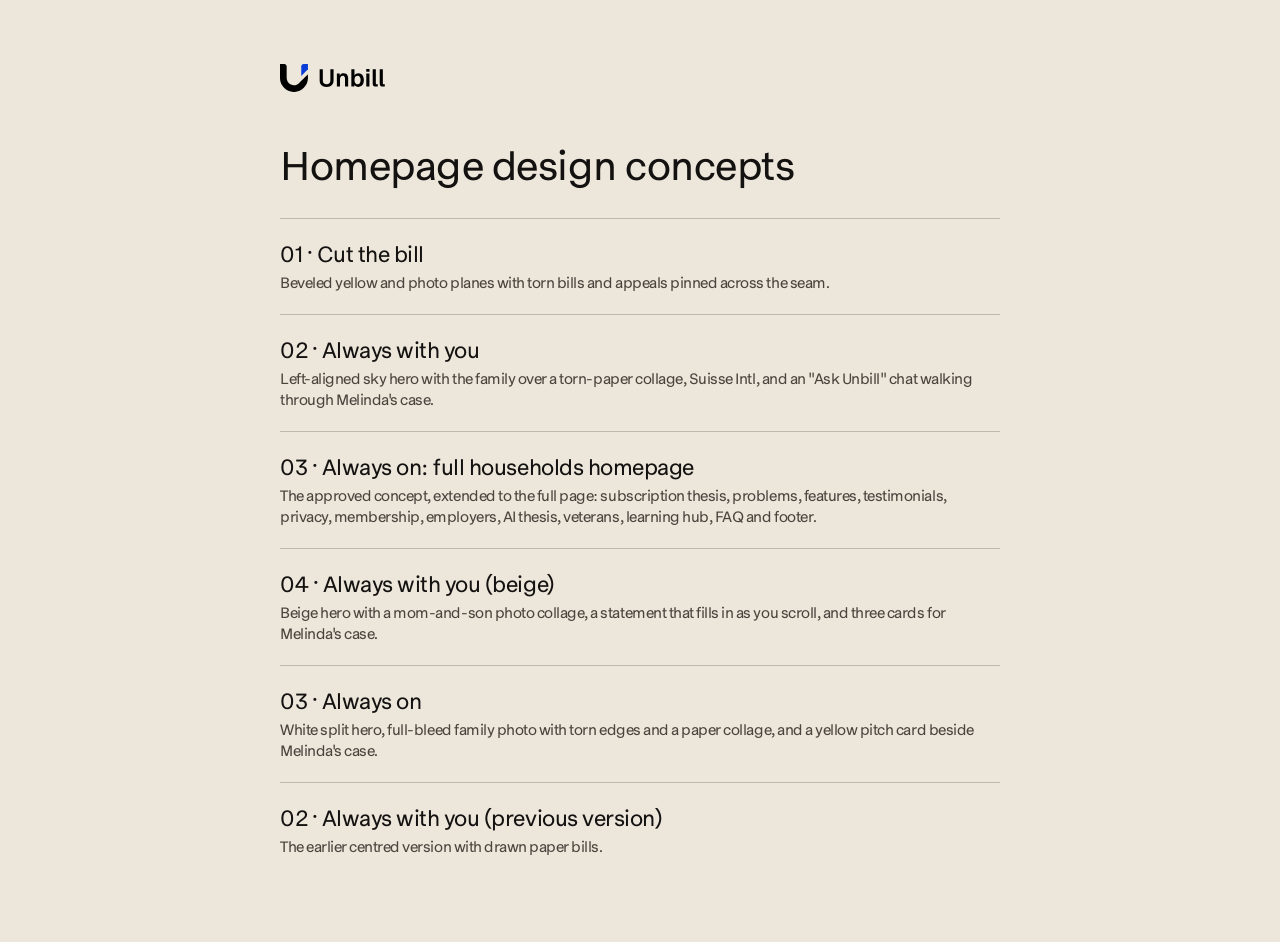
<file: index.html>
<!doctype html>
<html lang="en">
<head>
  <meta charset="utf-8">
  <meta name="viewport" content="width=device-width, initial-scale=1">
  <title>Unbill — Design concepts</title>
  <style>
    @font-face { font-family: "Yetson Sans"; src: url("assets/fonts/YetsonSans-Regular.otf") format("opentype"); }
    body { margin: 0; padding: 64px 24px; font-family: "Yetson Sans", sans-serif; letter-spacing: -0.03em; background: #ECE6DB; color: #141210; }
    main { max-width: 720px; margin: 0 auto; }
    img { height: 28px; }
    h1 { font-weight: 400; font-size: 40px; margin: 40px 0 24px; }
    a { display: block; padding: 20px 0; border-top: 1px solid rgba(0,0,0,.2); color: inherit; text-decoration: none; font-size: 22px; }
    a:hover { color: #073DD6; }
    small { display: block; margin-top: 4px; font-size: 15px; color: #4A443D; }
  </style>
</head>
<body>
  <main>
    <img src="assets/logo-dark.svg" alt="Unbill">
    <h1>Homepage design concepts</h1>
    <a href="concepts/01-cut-the-bill/index.html">01 · Cut the bill<small>Beveled yellow and photo planes with torn bills and appeals pinned across the seam.</small></a>
    <a href="concepts/02-always-with-you/index.html">02 · Always with you<small>Left-aligned sky hero with the family over a torn-paper collage, Suisse Intl, and an "Ask Unbill" chat walking through Melinda's case.</small></a>
    <a href="concepts/03-always-on-full/index.html">03 · Always on: full households homepage<small>The approved concept, extended to the full page: subscription thesis, problems, features, testimonials, privacy, membership, employers, AI thesis, veterans, learning hub, FAQ and footer.</small></a>
    <a href="concepts/04-always-with-you-beige/index.html">04 · Always with you (beige)<small>Beige hero with a mom-and-son photo collage, a statement that fills in as you scroll, and three cards for Melinda's case.</small></a>
    <a href="concepts/03-always-on/index.html">03 · Always on<small>White split hero, full-bleed family photo with torn edges and a paper collage, and a yellow pitch card beside Melinda's case.</small></a>
    <a href="concepts/02-always-with-you-v1/index.html">02 · Always with you (previous version)<small>The earlier centred version with drawn paper bills.</small></a>
  </main>
</body>
</html>
</file>
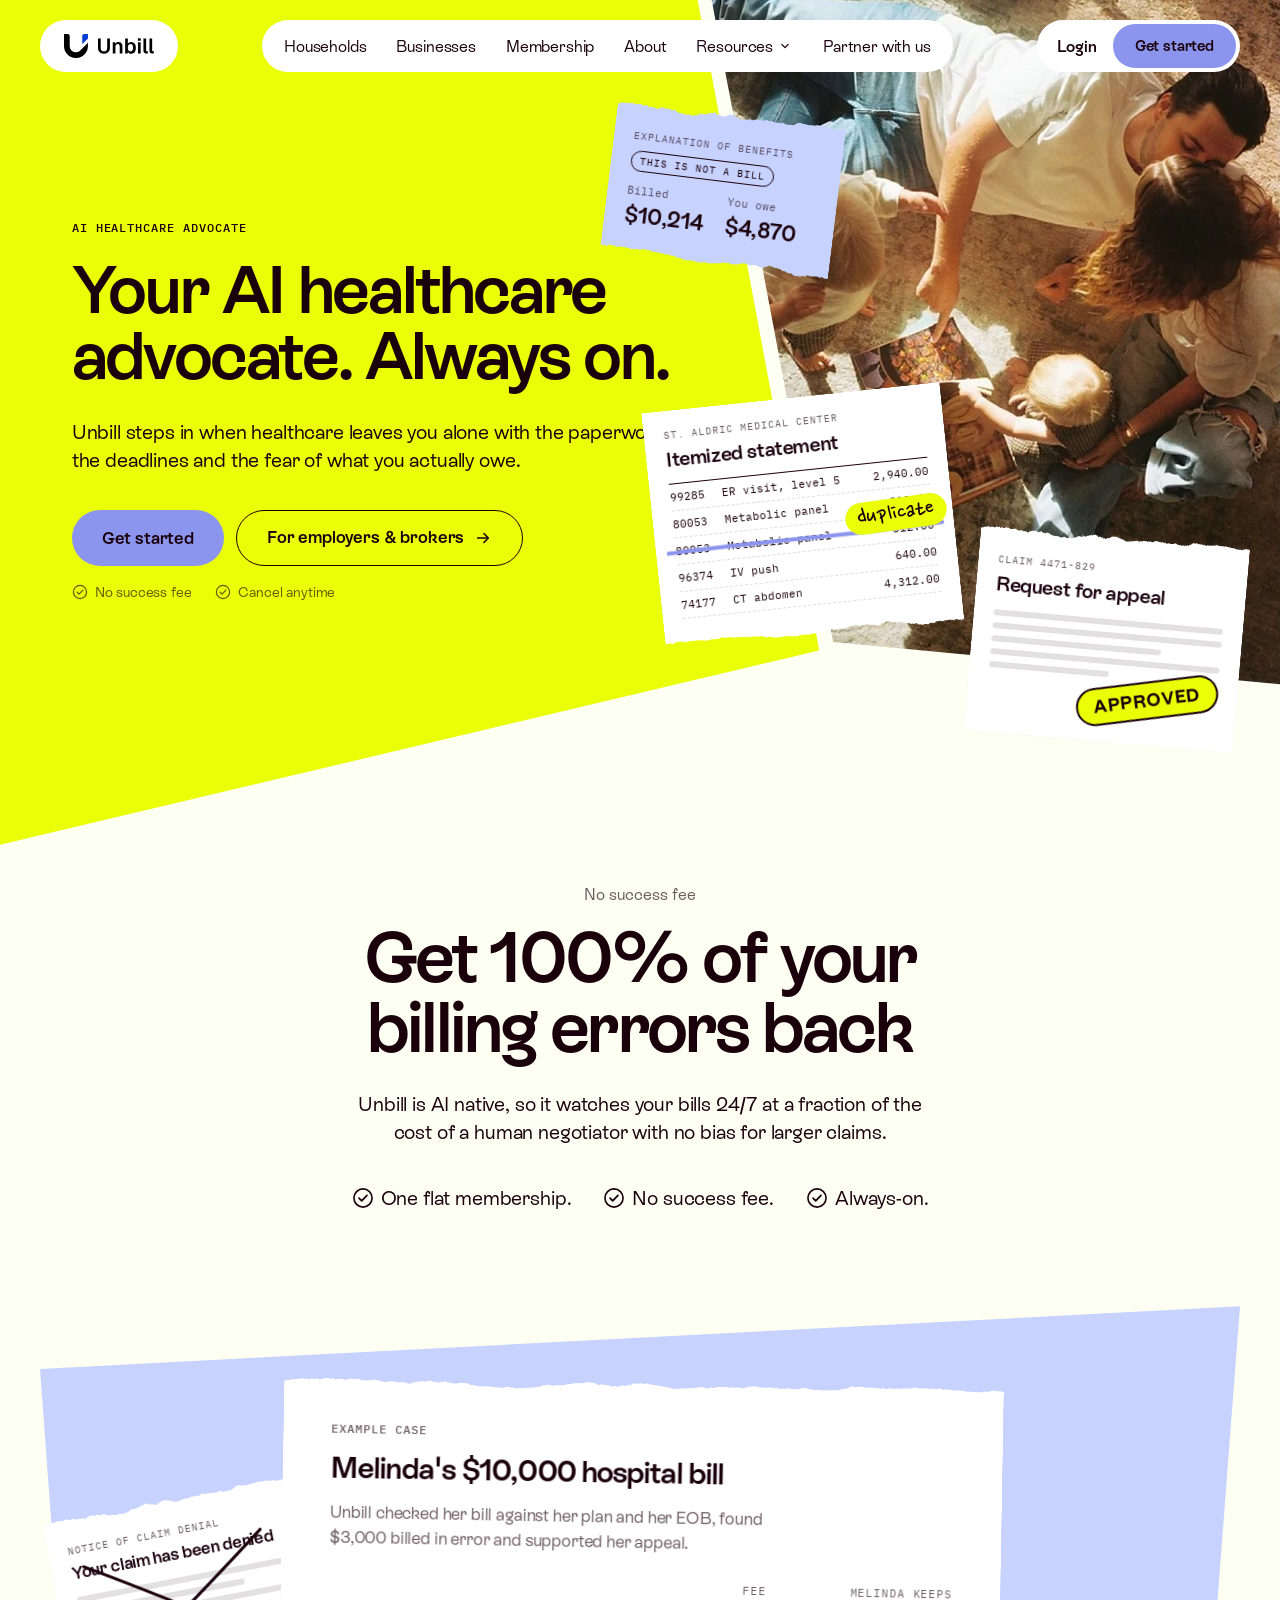
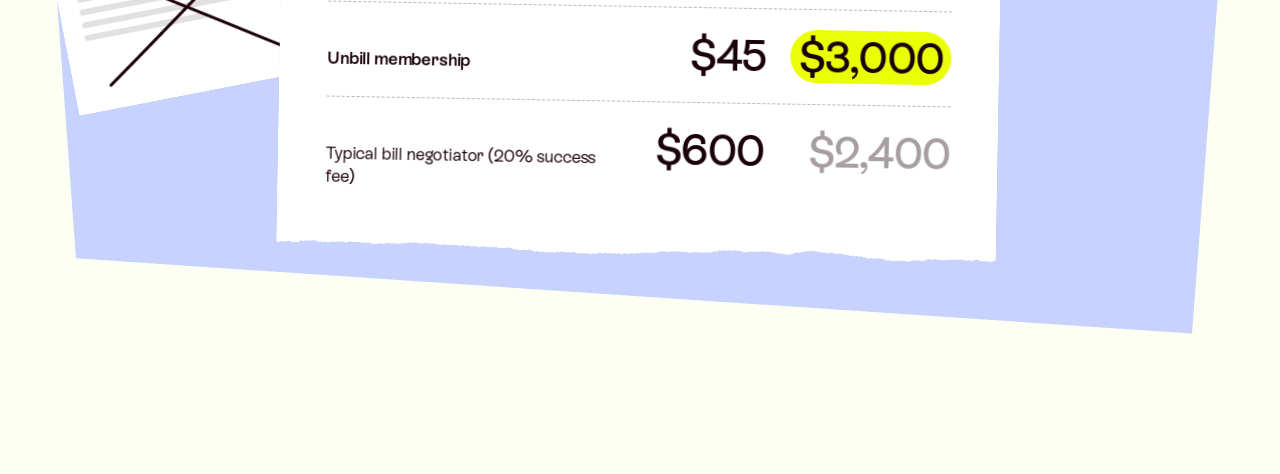
<file: concepts/01-cut-the-bill/index.html>
<!doctype html>
<html lang="en">
<head>
  <meta charset="utf-8">
  <meta name="viewport" content="width=device-width, initial-scale=1">
  <title>Unbill Cut the Bill</title>
  <link rel="preconnect" href="https://fonts.googleapis.com">
  <link rel="preconnect" href="https://fonts.gstatic.com" crossorigin>
  <link href="https://fonts.googleapis.com/css2?family=IBM+Plex+Mono:wght@400;500&family=Nanum+Pen+Script&display=swap" rel="stylesheet">
  <link rel="stylesheet" href="torn.css">
  <link rel="stylesheet" href="styles.css">
</head>
<body>

  <svg width="0" height="0" style="position:absolute" aria-hidden="true">
    <symbol id="i-check" viewBox="0 0 20 20"><circle cx="10" cy="10" r="8.25" fill="none" stroke="currentColor" stroke-width="1.5"/><path d="M6.4 10.2l2.4 2.4 4.8-5" fill="none" stroke="currentColor" stroke-width="1.6" stroke-linecap="round" stroke-linejoin="round"/></symbol>
    <symbol id="i-arrow" viewBox="0 0 20 20"><path d="M4 10h12M11 5l5 5-5 5" fill="none" stroke="currentColor" stroke-width="1.7" stroke-linecap="round" stroke-linejoin="round"/></symbol>
    <symbol id="i-chevron" viewBox="0 0 20 20"><path d="M6 8l4 4 4-4" fill="none" stroke="currentColor" stroke-width="1.6" stroke-linecap="round" stroke-linejoin="round"/></symbol>
  </svg>

  <!-- NAV: three blurred pills -->
  <header class="nav">
    <a class="nav__pill nav__logo" href="#" aria-label="Unbill home">
      <img src="../../assets/logo-dark.svg" alt="Unbill">
    </a>
    <nav class="nav__pill nav__links" aria-label="Main">
      <a href="#">Households</a>
      <a href="#">Businesses</a>
      <a href="#">Membership</a>
      <a href="#">About</a>
      <div class="dropdown">
        <button class="dropdown__toggle" type="button" aria-expanded="false" aria-controls="resources-menu">
          Resources <svg class="icon"><use href="#i-chevron"/></svg>
        </button>
        <div class="dropdown__menu" id="resources-menu">
          <ul>
            <li><a href="#"><b>Blog</b><span>Stories, news and product updates</span></a></li>
            <li><a href="#"><b>Learning hub</b><span>Plain-English guides to bills, EOBs and appeals</span></a></li>
            <li><a href="#"><b>Trust center</b><span>How we protect your health data</span></a></li>
          </ul>
        </div>
      </div>
      <a href="#">Partner with us</a>
    </nav>
    <div class="nav__pill nav__cta">
      <a class="nav__login" href="#">Login</a>
      <a class="btn btn--primary" href="#">Get started</a>
    </div>
  </header>

  <!-- HERO: beveled yellow plane, beveled photo plane, torn papers across the seam -->
  <section class="hero" aria-label="Introduction">

    <div class="hero__plane">
      <div class="hero__content">
        <p class="eyebrow">AI healthcare advocate</p>
        <h1>Your AI healthcare advocate. Always on.</h1>
        <p class="hero__lede">Unbill steps in when healthcare leaves you alone with the paperwork, the deadlines and the fear of what you actually owe.</p>
        <div class="hero__ctas">
          <a class="btn btn--primary btn--lg" href="#">Get started</a>
          <a class="btn btn--outline btn--lg" href="#">For employers &amp; brokers <svg class="icon"><use href="#i-arrow"/></svg></a>
        </div>
        <ul class="ticks">
          <li><svg class="icon"><use href="#i-check"/></svg>No success fee</li>
          <li><svg class="icon"><use href="#i-check"/></svg>Cancel anytime</li>
        </ul>
      </div>
    </div>

    <div class="hero__photo">
      <img src="../../assets/img/family-floor.jpg" alt="A family playing together on the living-room floor in the sun">
    </div>

    <div class="hero__papers" aria-hidden="true">

      <!-- torn EOB strip -->
      <div class="paper paper--eob">
        <p class="paper__kicker">Explanation of benefits</p>
        <p class="paper__stamp-line">This is not a bill</p>
        <div class="paper__grid">
          <span>Billed</span><span>You owe</span>
          <b>$10,214</b><b>$4,870</b>
        </div>
      </div>

      <!-- torn itemized bill, error crossed out -->
      <div class="paper paper--bill">
        <p class="paper__kicker">St. Aldric Medical Center</p>
        <p class="paper__title">Itemized statement</p>
        <div class="paper__rows">
          <p><span>99285</span><span>ER visit, level 5</span><span>2,940.00</span></p>
          <p><span>80053</span><span>Metabolic panel</span><span>312.00</span></p>
          <p class="is-struck"><span>80053</span><span>Metabolic panel</span><span>312.00</span>
            <svg class="strike" viewBox="0 0 200 20" preserveAspectRatio="none"><path d="M2 12 C 60 7, 130 14, 198 8"/></svg>
          </p>
          <p><span>96374</span><span>IV push</span><span>640.00</span></p>
          <p><span>74177</span><span>CT abdomen</span><span>4,312.00</span></p>
        </div>
      </div>
      <span class="paper__note">duplicate</span>

      <!-- torn appeal letter -->
      <div class="paper paper--appeal">
        <p class="paper__kicker">Claim 4471-829</p>
        <p class="paper__title">Request for appeal</p>
        <div class="paper__lines"><i></i><i></i><i style="width:74%"></i><i></i><i style="width:52%"></i></div>
        <span class="stamp">Approved</span>
      </div>
    </div>
  </section>

  <!-- PRICING -->
  <section class="pricing" aria-labelledby="pricing-title">
    <p class="eyebrow eyebrow--muted">No success fee</p>
    <h2 id="pricing-title">Get 100% of your billing errors back</h2>
    <p class="pricing__lede">Unbill is AI native, so it watches your bills 24/7 at a fraction of the cost of a human negotiator with no bias for larger claims.</p>
    <ul class="ticks ticks--lg">
      <li><svg class="icon"><use href="#i-check"/></svg>One flat membership.</li>
      <li><svg class="icon"><use href="#i-check"/></svg>No success fee.</li>
      <li><svg class="icon"><use href="#i-check"/></svg>Always-on.</li>
    </ul>

    <div class="case">
      <div class="case__plane" aria-hidden="true"></div>

      <div class="paper paper--side paper--denial" aria-hidden="true">
        <p class="paper__kicker">Notice of claim denial</p>
        <p class="paper__title">Your claim has been denied</p>
        <div class="paper__lines"><i></i><i style="width:80%"></i><i></i><i style="width:60%"></i></div>
        <svg class="strike strike--cross" viewBox="0 0 100 100" preserveAspectRatio="none"><path d="M8 12 C 40 40, 62 62, 92 90 M90 10 C 60 42, 38 64, 10 92"/></svg>
      </div>

      <article class="receipt">
        <p class="eyebrow">Example case</p>
        <h3>Melinda's $10,000 hospital bill</h3>
        <p class="receipt__text">Unbill checked her bill against her plan and her EOB, found $3,000 billed in error and supported her appeal.</p>

        <div class="receipt__table" role="table" aria-label="Fees compared">
          <div class="receipt__row receipt__row--head" role="row">
            <span role="columnheader"></span>
            <span role="columnheader">Fee</span>
            <span role="columnheader">Melinda keeps</span>
          </div>
          <div class="receipt__row receipt__row--unbill" role="row">
            <span role="cell">Unbill membership</span>
            <span role="cell" class="num">$45</span>
            <span role="cell" class="num"><mark>$3,000</mark></span>
          </div>
          <div class="receipt__row receipt__row--other" role="row">
            <span role="cell">Typical bill negotiator (20% success fee)</span>
            <span role="cell" class="num">$600</span>
            <span role="cell" class="num num--muted">$2,400</span>
          </div>
        </div>
      </article>
    </div>
  </section>

  <script>
    // Join the nav pills into one bar once the bar sits over the white section below the hero.
    (function () {
      var nav = document.querySelector('.nav');
      var hero = document.querySelector('.hero');
      var ticking = false;
      function update() {
        var joined = hero.getBoundingClientRect().bottom <= nav.getBoundingClientRect().bottom;
        nav.classList.toggle('is-joined', joined);
        ticking = false;
      }
      function request() {
        if (!ticking) { ticking = true; requestAnimationFrame(update); }
      }
      window.addEventListener('scroll', request, { passive: true });
      window.addEventListener('resize', request);
      update();
    })();

    // Resources dropdown: the panel shows only while the pointer is over Resources or its panel.
    // Keyboard users open it with Enter/Space/ArrowDown; touch users with a tap.
    (function () {
      var dd = document.querySelector('.dropdown');
      var toggle = dd.querySelector('.dropdown__toggle');
      var closeTimer;
      function set(open) {
        clearTimeout(closeTimer);
        dd.classList.toggle('is-open', open);
        toggle.setAttribute('aria-expanded', String(open));
      }
      dd.addEventListener('pointerenter', function (e) { if (e.pointerType === 'mouse') set(true); });
      dd.addEventListener('pointerleave', function (e) {
        if (e.pointerType !== 'mouse') return;
        clearTimeout(closeTimer);
        closeTimer = setTimeout(function () { set(false); }, 120);
      });
      toggle.addEventListener('click', function (e) {
        // Mouse users already get the panel on hover; a click shouldn't pin it open.
        if (e.detail > 0 && matchMedia('(hover: hover)').matches) return;
        set(!dd.classList.contains('is-open'));
      });
      toggle.addEventListener('keydown', function (e) {
        if (e.key === 'ArrowDown') { e.preventDefault(); set(true); dd.querySelector('.dropdown__menu a').focus(); }
      });
      dd.addEventListener('keydown', function (e) {
        if (e.key === 'Escape') { set(false); toggle.focus(); }
      });
      dd.addEventListener('focusout', function (e) { if (!dd.contains(e.relatedTarget)) set(false); });
      document.addEventListener('click', function (e) { if (!dd.contains(e.target)) set(false); });
    })();
  </script>
</body>
</html>
</file>
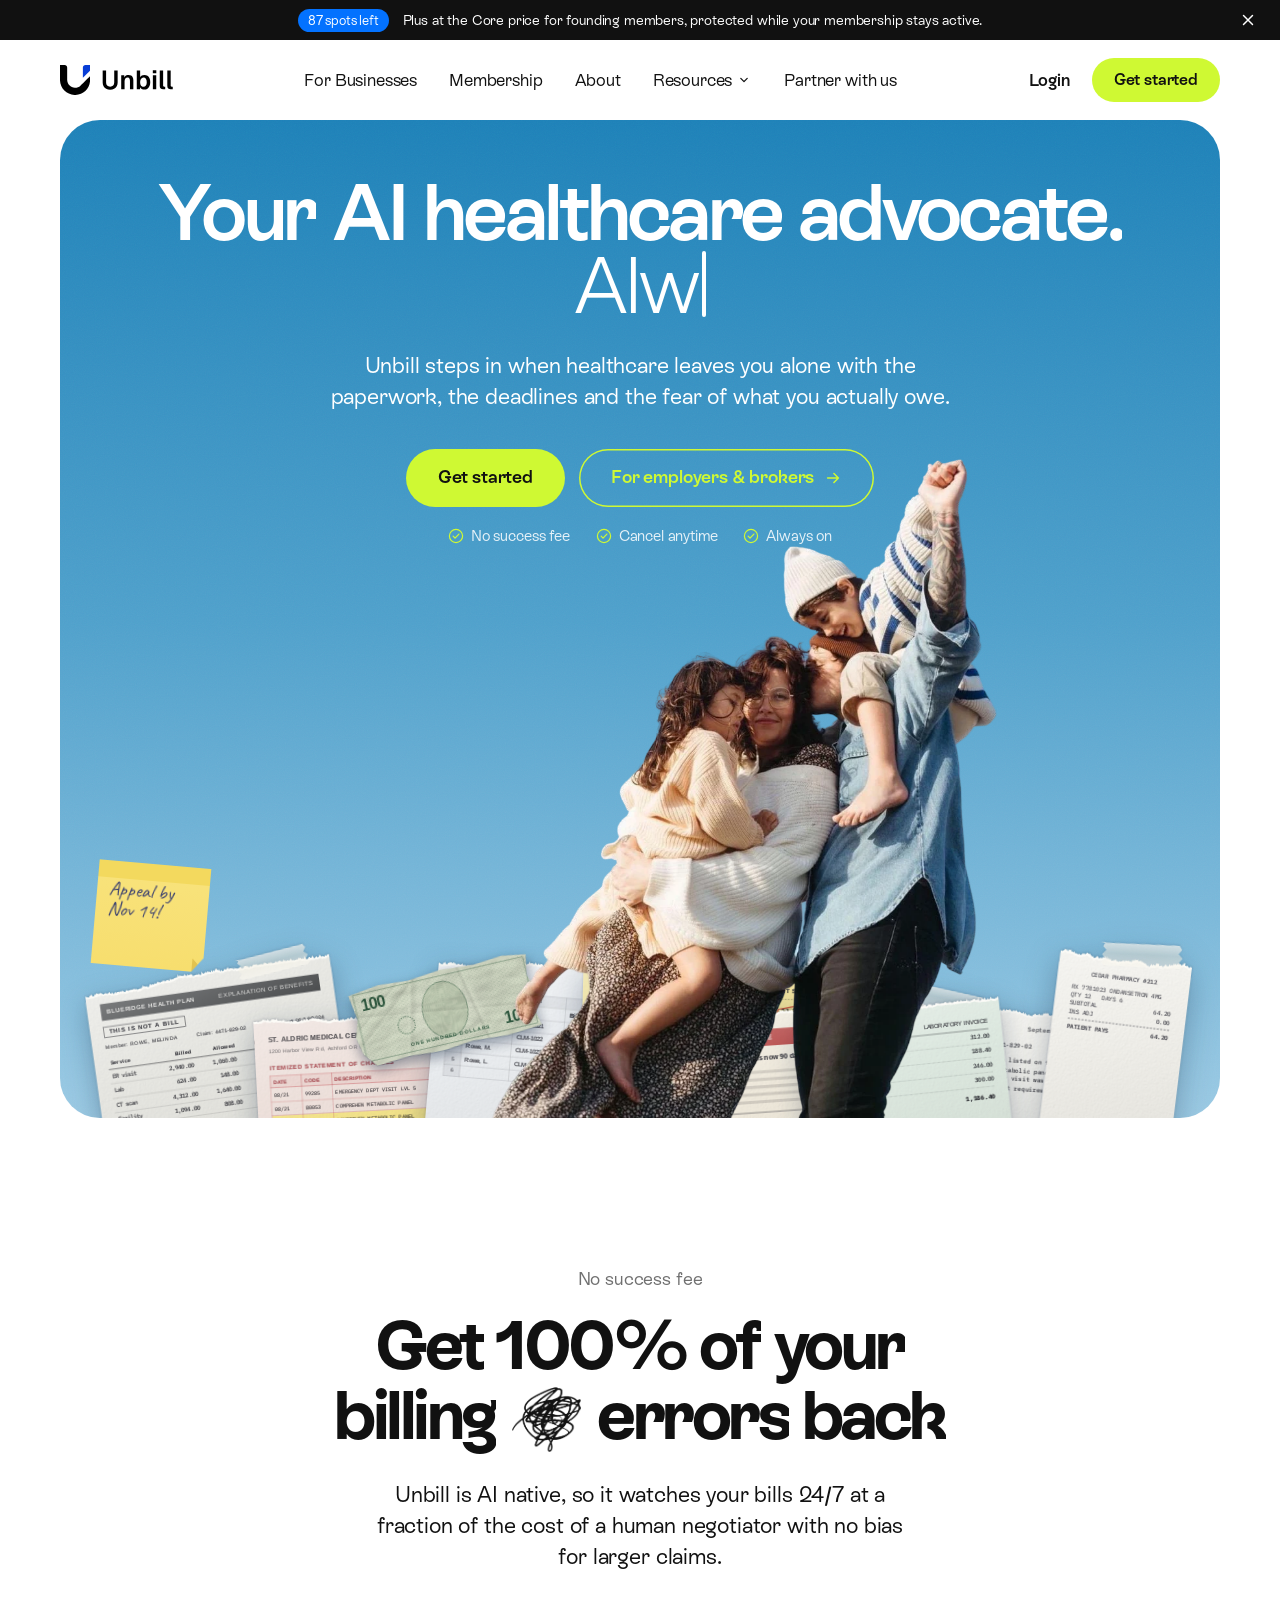
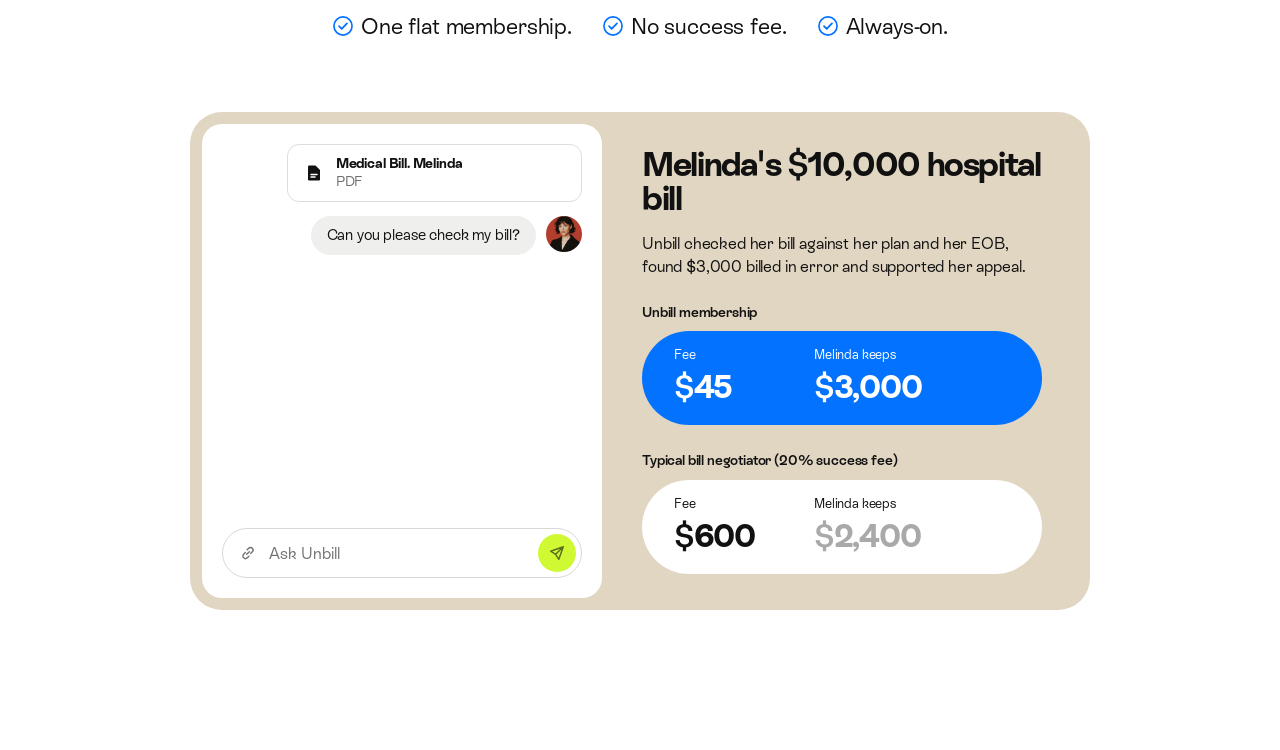
<file: concepts/02-always-with-you-v1/index.html>
<!doctype html>
<html lang="en">
<head>
  <meta charset="utf-8">
  <meta name="viewport" content="width=device-width, initial-scale=1">
  <title>Unbill Always With You v1</title>
  <link rel="preconnect" href="https://fonts.googleapis.com">
  <link rel="preconnect" href="https://fonts.gstatic.com" crossorigin>
  <link href="https://fonts.googleapis.com/css2?family=Arimo:wght@400;700&family=Caveat:wght@500&family=IBM+Plex+Mono:wght@400;500&family=Mrs+Saint+Delafield&display=swap" rel="stylesheet">
  <link rel="stylesheet" href="torn.css">
  <link rel="stylesheet" href="styles.css">
  <script>document.documentElement.classList.add('js');</script>
</head>
<body>

  <svg width="0" height="0" style="position:absolute" aria-hidden="true">
    <symbol id="i-check" viewBox="0 0 20 20"><circle cx="10" cy="10" r="8.25" fill="none" stroke="currentColor" stroke-width="1.5"/><path d="M6.4 10.2l2.4 2.4 4.8-5" fill="none" stroke="currentColor" stroke-width="1.6" stroke-linecap="round" stroke-linejoin="round"/></symbol>
    <symbol id="i-arrow" viewBox="0 0 20 20"><path d="M4 10h12M11 5l5 5-5 5" fill="none" stroke="currentColor" stroke-width="1.7" stroke-linecap="round" stroke-linejoin="round"/></symbol>
    <symbol id="i-chevron" viewBox="0 0 20 20"><path d="M6 8l4 4 4-4" fill="none" stroke="currentColor" stroke-width="1.6" stroke-linecap="round" stroke-linejoin="round"/></symbol>
    <symbol id="i-close" viewBox="0 0 20 20"><path d="M5 5l10 10M15 5L5 15" fill="none" stroke="currentColor" stroke-width="1.6" stroke-linecap="round"/></symbol>
    <symbol id="i-file" viewBox="0 0 20 20"><path d="M5 2.5h6.5L16 7v9.5a1 1 0 0 1-1 1H5a1 1 0 0 1-1-1v-13a1 1 0 0 1 1-1z" fill="currentColor"/><path d="M7 11.5h6M7 14h4" stroke="#fff" stroke-width="1.5" stroke-linecap="round"/></symbol>
    <symbol id="i-link" viewBox="0 0 20 20"><path d="M8.5 11.5l3-3M7 9.5l-1.8 1.8a2.8 2.8 0 0 0 4 4L11 13.5M13 10.5l1.8-1.8a2.8 2.8 0 0 0-4-4L9 6.5" fill="none" stroke="currentColor" stroke-width="1.5" stroke-linecap="round"/></symbol>
    <symbol id="i-send" viewBox="0 0 20 20"><path d="M17 3L8.5 11.5M17 3l-5 14-3.5-5.5L3 8z" fill="none" stroke="currentColor" stroke-width="1.6" stroke-linejoin="round" stroke-linecap="round"/></symbol>
    <symbol id="i-u" viewBox="0 0 124 124"><path d="M123.98 0V23.22L94.41 52.79V10.47C94.41 4.69 99.1 0 104.88 0H123.98Z" fill="currentColor"/><path d="M123.98 45.83V64.51C122.69 96.77 96.77 122.69 64.51 123.98H59.47C27.21 122.69 1.29 96.77 0 64.51V0H19.1C24.88 0 29.57 4.69 29.57 10.47V61.44C29.57 79.35 43.86 94.29 61.77 94.41C70.53 94.47 78.49 91.05 84.36 85.46L84.44 85.38C84.76 85.07 123.98 45.83 123.98 45.83Z" fill="currentColor"/></symbol>
  </svg>

  <!-- STICKY HEADER: announcement + nav travel together -->
  <div class="topbar">
  <aside class="announce" id="announce" aria-label="Founding member offer">
    <p><span class="announce__pill">87 spots left</span> Plus at the Core price for founding members, protected while your membership stays active.</p>
    <button class="announce__close" type="button" aria-label="Dismiss announcement"><svg class="icon"><use href="#i-close"/></svg></button>
  </aside>

  <!-- NAV -->
  <div class="nav-wrap">
    <header class="nav">
      <a class="nav__logo" href="#" aria-label="Unbill home"><img src="../../assets/logo-dark.svg" alt="Unbill"></a>
      <nav class="nav__links" aria-label="Main">
        <a href="#">For Businesses</a>
        <a href="#">Membership</a>
        <a href="#">About</a>
        <div class="dropdown">
          <button class="dropdown__toggle" type="button" aria-expanded="false" aria-controls="resources-menu">
            Resources <svg class="icon"><use href="#i-chevron"/></svg>
          </button>
          <div class="dropdown__menu" id="resources-menu">
            <ul>
              <li><a href="#"><b>Blog</b><span>Stories, news and product updates</span></a></li>
              <li><a href="#"><b>Learning hub</b><span>Plain-English guides to bills, EOBs and appeals</span></a></li>
              <li><a href="#"><b>Trust center</b><span>How we protect your health data</span></a></li>
            </ul>
          </div>
        </div>
        <a href="#">Partner with us</a>
      </nav>
      <div class="nav__cta">
        <a class="nav__login" href="#">Login</a>
        <a class="btn btn--lime" href="#"><span class="btn__bg" aria-hidden="true"><i></i><i></i></span><span class="btn__track"><span class="btn__label" data-text="Get started"><span>Get started</span></span></span></a>
      </div>
    </header>
  </div>
  </div>

  <!-- HERO -->
  <section class="hero-wrap" aria-label="Introduction">
    <div class="hero">
      <div class="hero__content">
        <h1 aria-label="Your AI healthcare advocate. Always with you.">
          <span class="hero__strong" aria-hidden="true"><span class="word" style="--i:0"><span>Your</span></span> <span class="word" style="--i:1"><span>AI</span></span> <span class="word" style="--i:2"><span>healthcare</span></span> <span class="word" style="--i:3"><span>advocate.</span></span></span>
          <!-- typed line: the hidden ghost holds the width of the longest phrase so nothing reflows -->
          <span class="hero__light typer" aria-hidden="true">
            <span class="typer__ghost">Always with you.</span>
            <span class="typer__line"><span class="typer__text">Always with you.</span><span class="typer__cursor"></span></span>
          </span>
        </h1>
        <p class="hero__lede">Unbill steps in when healthcare leaves you alone with the paperwork, the deadlines and the fear of what you actually owe.</p>
        <div class="hero__ctas">
          <a class="btn btn--lime btn--lg" href="#"><span class="btn__bg" aria-hidden="true"><i></i><i></i></span><span class="btn__track"><span class="btn__label" data-text="Get started"><span>Get started</span></span></span></a>
          <a class="btn btn--outline btn--lg btn--glide" href="#"><span class="btn__bg" aria-hidden="true"><i></i><i></i></span><span class="btn__track"><svg class="icon btn__arrow btn__arrow--in" aria-hidden="true"><use href="#i-arrow"/></svg><span class="btn__label" data-text="For employers &amp; brokers"><span>For employers &amp; brokers</span></span><svg class="icon btn__arrow btn__arrow--out" aria-hidden="true"><use href="#i-arrow"/></svg></span></a>
        </div>
        <ul class="ticks ticks--hero">
          <li><svg class="icon"><use href="#i-check"/></svg>No success fee</li>
          <li><svg class="icon"><use href="#i-check"/></svg>Cancel anytime</li>
          <li><svg class="icon"><use href="#i-check"/></svg>Always on</li>
        </ul>
      </div>
      <!-- paper collage along the bottom of the card; each piece drifts with the mouse at its own depth -->
      <div class="papers" aria-hidden="true">

        <div class="sheet sheet--eob" style="--depth:14; --r:-8deg; --d:.5s">
          <i class="sheet__fibre"></i>
          <div class="sheet__paper">
            <div class="eob__band"><b>BLUERIDGE HEALTH PLAN</b><span>EXPLANATION OF BENEFITS</span></div>
            <p class="eob__notice">THIS IS NOT A BILL</p>
            <div class="eob__meta"><span>Member: ROWE, MELINDA</span><span>Claim: 4471-829-02</span><span>Processed: 09/18/2024</span></div>
            <table class="eob__table">
              <tr><th>Service</th><th>Billed</th><th>Allowed</th><th>Plan paid</th><th>You owe</th></tr>
              <tr><td>ER visit</td><td>2,940.00</td><td>1,060.00</td><td>848.00</td><td>212.00</td></tr>
              <tr><td>Lab</td><td>624.00</td><td>148.00</td><td>118.40</td><td>29.60</td></tr>
              <tr><td>CT scan</td><td>4,312.00</td><td>1,640.00</td><td>0.00</td><td>1,640.00</td></tr>
              <tr><td>Facility</td><td>1,094.00</td><td>808.00</td><td>0.00</td><td>808.00</td></tr>
            </table>
          </div>
          <span class="tape" style="--tx:62%; --ty:-10px; --tr:-6deg"></span>
        </div>

        <div class="sheet sheet--claim" style="--depth:20; --r:-3deg; --d:.58s">
          <i class="sheet__fibre sheet__fibre--2"></i>
          <div class="sheet__paper sheet__paper--2">
            <div class="claim__head">
              <div><b>ST. ALDRIC MEDICAL CENTER</b><span>1200 Harbor View Rd, Ashford OR 97520</span></div>
              <div class="claim__box"><span>ACCOUNT NO.</span><b>00-4471-829</b></div>
            </div>
            <p class="claim__title">ITEMIZED STATEMENT OF CHARGES</p>
            <table class="claim__table">
              <tr><th>Date</th><th>Code</th><th>Description</th><th>Qty</th><th>Charges</th></tr>
              <tr><td>08/21</td><td>99285</td><td>EMERGENCY DEPT VISIT LVL 5</td><td>1</td><td>2,940.00</td></tr>
              <tr><td>08/21</td><td>80053</td><td>COMPREHEN METABOLIC PANEL</td><td>1</td><td>312.00</td></tr>
              <tr class="is-dup"><td>08/21</td><td>80053</td><td>COMPREHEN METABOLIC PANEL</td><td>1</td><td>312.00</td></tr>
              <tr><td>08/21</td><td>96374</td><td>IV PUSH SINGLE/INITIAL DRUG</td><td>1</td><td>640.00</td></tr>
              <tr><td>08/21</td><td>74177</td><td>CT ABD &amp; PELVIS W/ CONTRAST</td><td>1</td><td>4,312.00</td></tr>
            </table>
          </div>
        </div>

        <div class="sheet sheet--sheet" style="--depth:26; --r:5deg; --d:.66s">
          <i class="sheet__fibre"></i>
          <div class="sheet__paper">
            <p class="grid__title"><i></i>Outstanding claims</p>
            <table class="grid__table">
              <tr><th></th><th>A</th><th>B</th><th>C</th><th>D</th></tr>
              <tr><th>1</th><td><b>Patient</b></td><td><b>Claim</b></td><td><b>Billed</b></td><td><b>Status</b></td></tr>
              <tr><th>2</th><td>Rowe, M.</td><td>CLM-1021</td><td>10,214.00</td><td>Appeal</td></tr>
              <tr><th>3</th><td>Rowe, J.</td><td>CLM-1022</td><td>486.00</td><td>Denied</td></tr>
              <tr><th>4</th><td>Rowe, M.</td><td>CLM-1023</td><td>1,186.40</td><td>Pending</td></tr>
              <tr><th>5</th><td>Rowe, L.</td><td>CLM-1024</td><td>64.20</td><td>Paid</td></tr>
              <tr><th>6</th><td></td><td></td><td></td><td></td></tr>
            </table>
          </div>
        </div>

        <div class="sheet sheet--notice" style="--depth:9; --r:1.5deg; --d:.74s">
          <i class="sheet__fibre sheet__fibre--2"></i>
          <div class="sheet__paper sheet__paper--2">
            <p class="notice__head">PATIENT ACCOUNT SUMMARY &nbsp;·&nbsp; ADJUSTMENT SUMMARY</p>
            <div class="notice__grid">
              <span>Total charges</span><b>10,214.00</b>
              <span>Insurance payments</span><b>(2,000.00)</b>
              <span>Contractual adjustments</span><b>(3,344.00)</b>
              <span>Amount due</span><b class="notice__due">4,870.00</b>
            </div>
            <span class="notice__stamp">PAST DUE</span>
            <div class="notice__barcode"></div>
          </div>
        </div>

        <div class="sheet sheet--final" style="--depth:12; --r:-4deg; --d:.82s">
          <i class="sheet__fibre"></i>
          <div class="sheet__paper">
            <p class="final__band">FINAL NOTICE</p>
            <p class="final__lead">Your account is now 90 days past due.</p>
            <div class="paper__lines"><i></i><i></i><i style="width:78%"></i><i></i><i style="width:58%"></i></div>
            <div class="final__box"><span>Balance</span><b>$4,870.00</b></div>
          </div>
        </div>

        <div class="sheet sheet--appeal" style="--depth:18; --r:4deg; --d:.9s">
          <i class="sheet__fibre sheet__fibre--2"></i>
          <div class="sheet__paper sheet__paper--2">
            <p class="appeal__date">September 30, 2024</p>
            <p class="appeal__re"><b>Re:</b> Request for appeal, claim 4471-829-02</p>
            <p class="appeal__body">I am writing to appeal the charges listed on the itemized statement dated 09/02/2024. The metabolic panel (80053) was billed twice, and the emergency visit was coded at level 5 without the documentation it requires.</p>
            <p class="appeal__sign">Melinda Rowe</p>
          </div>
          <span class="tape" style="--tx:18%; --ty:-12px; --tr:9deg"></span>
        </div>

        <div class="sheet sheet--lab" style="--depth:22; --r:-6deg; --d:.98s">
          <i class="sheet__fibre"></i>
          <div class="sheet__paper">
            <p class="lab__head"><b>NORTHFIELD DIAGNOSTICS</b><span>LABORATORY INVOICE</span></p>
            <div class="lab__rows">
              <p><span>80053 Metabolic panel</span><span>312.00</span></p>
              <p><span>85025 CBC w/ diff</span><span>188.40</span></p>
              <p><span>84443 TSH</span><span>246.00</span></p>
              <p><span>36415 Venipuncture</span><span>300.00</span></p>
            </div>
            <p class="lab__due"><span>AMOUNT DUE</span><b>1,186.40</b></p>
          </div>
        </div>

        <div class="sheet sheet--receipt" style="--depth:30; --r:7deg; --d:1.06s">
          <i class="sheet__fibre sheet__fibre--2"></i>
          <div class="sheet__paper sheet__paper--2">
            <p class="receipt__store">CEDAR PHARMACY #212</p>
            <p>RX 7781023 ONDANSETRON 4MG</p>
            <p>QTY 12 &nbsp; DAYS 6</p>
            <p class="receipt__row"><span>SUBTOTAL</span><span>64.20</span></p>
            <p class="receipt__row"><span>INS ADJ</span><span>0.00</span></p>
            <p class="receipt__row receipt__total"><span>PATIENT PAYS</span><span>64.20</span></p>
          </div>
          <span class="tape" style="--tx:30%; --ty:-11px; --tr:-4deg"></span>
        </div>

        <!-- crumpled banknote: an illustrative note, not a reproduction -->
        <div class="banknote" style="--depth:34; --r:-13deg; --d:1.14s">
          <div class="banknote__face">
            <span class="banknote__corner banknote__corner--tl">100</span>
            <span class="banknote__corner banknote__corner--br">100</span>
            <span class="banknote__oval"></span>
            <span class="banknote__seal"></span>
            <span class="banknote__words">ONE HUNDRED DOLLARS</span>
          </div>
        </div>

        <div class="sticky" style="--depth:38; --r:5deg; --d:1.2s">
          <p>Appeal by<br>Nov 14!</p>
        </div>
      </div>

      <img class="hero__family" src="../../assets/img/family-cutout.webp" alt="A mother and father hugging their two children, one child raising a fist in the air" width="780" height="1016">
    </div>
  </section>

  <!-- PRICING -->
  <section class="pricing" aria-labelledby="pricing-title">
    <p class="pricing__eyebrow reveal">No success fee</p>
    <h2 id="pricing-title" aria-label="Get 100% of your billing errors back"><span aria-hidden="true"><span class="word" style="--i:0"><span>Get</span></span> <span class="word" style="--i:1"><span>100%</span></span> <span class="word" style="--i:2"><span>of</span></span> <span class="word" style="--i:3"><span>your</span></span> <span class="word" style="--i:4"><span>billing</span></span> <span class="word word--scribble" style="--i:5"><img class="scribble" src="../../assets/img/scribble.png" alt="" width="293" height="278"></span> <span class="word" style="--i:6"><span>errors</span></span> <span class="word" style="--i:7"><span>back</span></span></span></h2>
    <p class="pricing__lede reveal" style="--d:.35s">Unbill is AI native, so it watches your bills 24/7 at a fraction of the cost of a human negotiator with no bias for larger claims.</p>
    <ul class="ticks ticks--lg">
      <li class="reveal" style="--d:.5s"><svg class="icon"><use href="#i-check"/></svg>One flat membership.</li>
      <li class="reveal" style="--d:.6s"><svg class="icon"><use href="#i-check"/></svg>No success fee.</li>
      <li class="reveal" style="--d:.7s"><svg class="icon"><use href="#i-check"/></svg>Always-on.</li>
    </ul>

    <div class="case reveal reveal--late">
      <!-- the chat, played once when it scrolls into view -->
      <div class="chat" id="chat" aria-label="Example conversation with Unbill">
        <div class="chat__log" aria-live="polite">
          <div class="chat__file">
            <svg class="icon"><use href="#i-file"/></svg>
            <div><b>Medical Bill. Melinda</b><span>PDF</span></div>
          </div>
          <div class="chat__row chat__row--user">
            <p class="chat__bubble">Can you please check my bill?</p>
            <img class="chat__avatar" src="../../assets/img/avatar-melinda.jpg" alt="Melinda" width="40" height="40">
          </div>
          <div class="chat__row chat__row--bot chat__answer" hidden>
            <span class="chat__bot" aria-hidden="true"><svg><use href="#i-u"/></svg></span>
            <p class="chat__thinking">Thinking<span class="dots"><i>.</i><i>.</i><i>.</i></span></p>
            <div class="chat__reply" hidden>
              <p>I checked your bill against your plan and your EOB. <b>$3,000 was billed in error:</b></p>
              <ul>
                <li><span>Duplicate lab panel</span><b>$312</b></li>
                <li><span>ER visit coded too high</span><b>$1,880</b></li>
                <li><span>Facility fee your plan covers</span><b>$808</b></li>
              </ul>
              <p class="chat__chip"><svg class="icon"><use href="#i-file"/></svg>Appeal letter drafted</p>
            </div>
          </div>
        </div>
        <form class="chat__input" id="chat-form">
          <svg class="icon"><use href="#i-link"/></svg>
          <label class="visually-hidden" for="chat-q">Ask Unbill</label>
          <input id="chat-q" type="text" placeholder="Ask Unbill" autocomplete="off">
          <button type="submit" aria-label="Send"><svg class="icon"><use href="#i-send"/></svg></button>
        </form>
      </div>

      <div class="case__info">
        <h3>Melinda's $10,000 hospital bill</h3>
        <p class="case__text">Unbill checked her bill against her plan and her EOB, found $3,000 billed in error and supported her appeal.</p>

        <p class="case__label">Unbill membership</p>
        <div class="fee fee--unbill">
          <div><span>Fee</span><b>$45</b></div>
          <div><span>Melinda keeps</span><b>$3,000</b></div>
        </div>

        <p class="case__label">Typical bill negotiator (20% success fee)</p>
        <div class="fee">
          <div><span>Fee</span><b>$600</b></div>
          <div><span>Melinda keeps</span><b class="fee__muted">$2,400</b></div>
        </div>
      </div>
    </div>
  </section>

  <script>
    // Announcement bar: dismiss.
    document.querySelector('.announce__close').addEventListener('click', function () {
      document.getElementById('announce').hidden = true;
    });

    // Nav: as soon as the page scrolls, the bar lifts into a floating white pill under the banner.
    (function () {
      var wrap = document.querySelector('.nav-wrap');
      var ticking = false;
      function update() {
        wrap.classList.toggle('is-floating', window.scrollY > 4);
        ticking = false;
      }
      window.addEventListener('scroll', function () {
        if (!ticking) { ticking = true; requestAnimationFrame(update); }
      }, { passive: true });
      update();
    })();

    // Headline: types "Always on.", deletes back to "Always ", types "with you.", and loops.
    (function () {
      var el = document.querySelector('.typer__text');
      var typer = document.querySelector('.typer');
      var phrases = ['Always on.', 'Always with you.'];
      if (matchMedia('(prefers-reduced-motion: reduce)').matches) return;   // keep the final phrase

      var TYPE = 70, ERASE = 38, HOLD = [1700, 3800];
      var i = 0;
      function commonPrefix(a, b) { var n = 0; while (n < a.length && a[n] === b[n]) n++; return n; }
      function wait(ms) { return new Promise(function (r) { setTimeout(r, ms); }); }
      async function typeTo(target) {
        typer.classList.add('is-typing');
        var cur = el.textContent;
        var keep = commonPrefix(cur, target);
        while (el.textContent.length > keep) {                     // erase back to the shared start
          el.textContent = el.textContent.slice(0, -1);
          await wait(ERASE);
        }
        for (var k = keep; k < target.length; k++) {              // type the rest, a little unevenly
          el.textContent = target.slice(0, k + 1);
          await wait(TYPE + Math.random() * 45 - 15);
        }
        typer.classList.remove('is-typing');
      }
      async function run() {
        el.textContent = '';
        await wait(1300);                                         // let the load animation land first
        for (;;) {
          await typeTo(phrases[i]);
          await wait(HOLD[i]);
          i = (i + 1) % phrases.length;
        }
      }
      run();
    })();

    // Paper collage: each sheet drifts with the mouse at its own depth (eased, desktop only).
    (function () {
      var hero = document.querySelector('.hero');
      var items = [].slice.call(hero.querySelectorAll('[style*="--depth"], .hero__family'));
      if (matchMedia('(prefers-reduced-motion: reduce)').matches || !matchMedia('(hover: hover)').matches) return;
      var tx = 0, ty = 0, x = 0, y = 0, raf = null;
      function frame() {
        x += (tx - x) * 0.08;
        y += (ty - y) * 0.08;
        items.forEach(function (el) {
          var d = parseFloat(getComputedStyle(el).getPropertyValue('--depth')) || 6;
          el.style.setProperty('--px', (x * d).toFixed(2) + 'px');
          el.style.setProperty('--py', (y * d * 0.6).toFixed(2) + 'px');
        });
        raf = (Math.abs(tx - x) > 0.001 || Math.abs(ty - y) > 0.001) ? requestAnimationFrame(frame) : null;
      }
      function kick() { if (!raf) raf = requestAnimationFrame(frame); }
      hero.addEventListener('pointermove', function (e) {
        var r = hero.getBoundingClientRect();
        tx = ((e.clientX - r.left) / r.width - 0.5) * 2;      // -1 … 1
        ty = ((e.clientY - r.top) / r.height - 0.5) * 2;
        kick();
      });
      hero.addEventListener('pointerleave', function () { tx = 0; ty = 0; kick(); });
    })();

    // Scroll reveal for the pricing section.
    (function () {
      var targets = [].slice.call(document.querySelectorAll('.pricing h2, .reveal'));
      function show(el) { el.classList.add('is-in'); }
      if (matchMedia('(prefers-reduced-motion: reduce)').matches || !('IntersectionObserver' in window)) { targets.forEach(show); return; }
      var io = new IntersectionObserver(function (entries) {
        entries.forEach(function (e) { if (e.isIntersecting) { show(e.target); io.unobserve(e.target); } });
      }, { threshold: 0.2, rootMargin: '0px 0px -8% 0px' });
      targets.forEach(function (el) { io.observe(el); });
    })();

    // Resources dropdown: shows only while the pointer is over Resources or its panel.
    // Keyboard users open it with Enter/Space/ArrowDown; touch users with a tap.
    (function () {
      var dd = document.querySelector('.dropdown');
      var toggle = dd.querySelector('.dropdown__toggle');
      var closeTimer;
      function set(open) {
        clearTimeout(closeTimer);
        dd.classList.toggle('is-open', open);
        toggle.setAttribute('aria-expanded', String(open));
      }
      dd.addEventListener('pointerenter', function (e) { if (e.pointerType === 'mouse') set(true); });
      dd.addEventListener('pointerleave', function (e) {
        if (e.pointerType !== 'mouse') return;
        clearTimeout(closeTimer);
        closeTimer = setTimeout(function () { set(false); }, 120);
      });
      toggle.addEventListener('click', function (e) {
        if (e.detail > 0 && matchMedia('(hover: hover)').matches) return;
        set(!dd.classList.contains('is-open'));
      });
      toggle.addEventListener('keydown', function (e) {
        if (e.key === 'ArrowDown') { e.preventDefault(); set(true); dd.querySelector('.dropdown__menu a').focus(); }
      });
      dd.addEventListener('keydown', function (e) {
        if (e.key === 'Escape') { set(false); toggle.focus(); }
      });
      dd.addEventListener('focusout', function (e) { if (!dd.contains(e.relatedTarget)) set(false); });
      document.addEventListener('click', function (e) { if (!dd.contains(e.target)) set(false); });
    })();

    // Chat: once the card is well into view, Unbill shows "Thinking..." and then its findings.
    (function () {
      var chat = document.getElementById('chat');
      var answer = chat.querySelector('.chat__answer');
      var thinking = chat.querySelector('.chat__thinking');
      var reply = chat.querySelector('.chat__reply');
      var reduce = matchMedia('(prefers-reduced-motion: reduce)').matches;
      function think() {
        answer.hidden = false;
        chat.classList.add('is-thinking');
      }
      function respond() {
        thinking.hidden = true;
        reply.hidden = false;
        chat.classList.remove('is-thinking');
        chat.classList.add('is-answered');
      }
      if (reduce || !('IntersectionObserver' in window)) { think(); respond(); }
      else {
        var io = new IntersectionObserver(function (entries) {
          if (!entries[0].isIntersecting) return;
          io.disconnect();
          setTimeout(think, 400);
          setTimeout(respond, 400 + 2400);
        }, { threshold: 0.55 });
        io.observe(chat);
      }

      // The input is a demo: a question gets a short canned answer.
      var form = document.getElementById('chat-form');
      var input = document.getElementById('chat-q');
      var log = chat.querySelector('.chat__log');
      form.addEventListener('submit', function (e) {
        e.preventDefault();
        var q = input.value.trim();
        if (!q) return;
        var mine = document.createElement('div');
        mine.className = 'chat__row chat__row--user';
        var bubble = document.createElement('p');
        bubble.className = 'chat__bubble';
        bubble.textContent = q;
        mine.appendChild(bubble);
        var theirs = document.createElement('div');
        theirs.className = 'chat__row chat__row--bot';
        theirs.innerHTML = '<span class="chat__bot" aria-hidden="true"><svg><use href="#i-u"/></svg></span>' +
          '<div class="chat__reply"><p>This is a preview. Create your account and Unbill will answer with your own bills and plan.</p></div>';
        log.appendChild(mine);
        log.appendChild(theirs);
        log.scrollTop = log.scrollHeight;
        input.value = '';
      });
    })();
  </script>
</body>
</html>
</file>
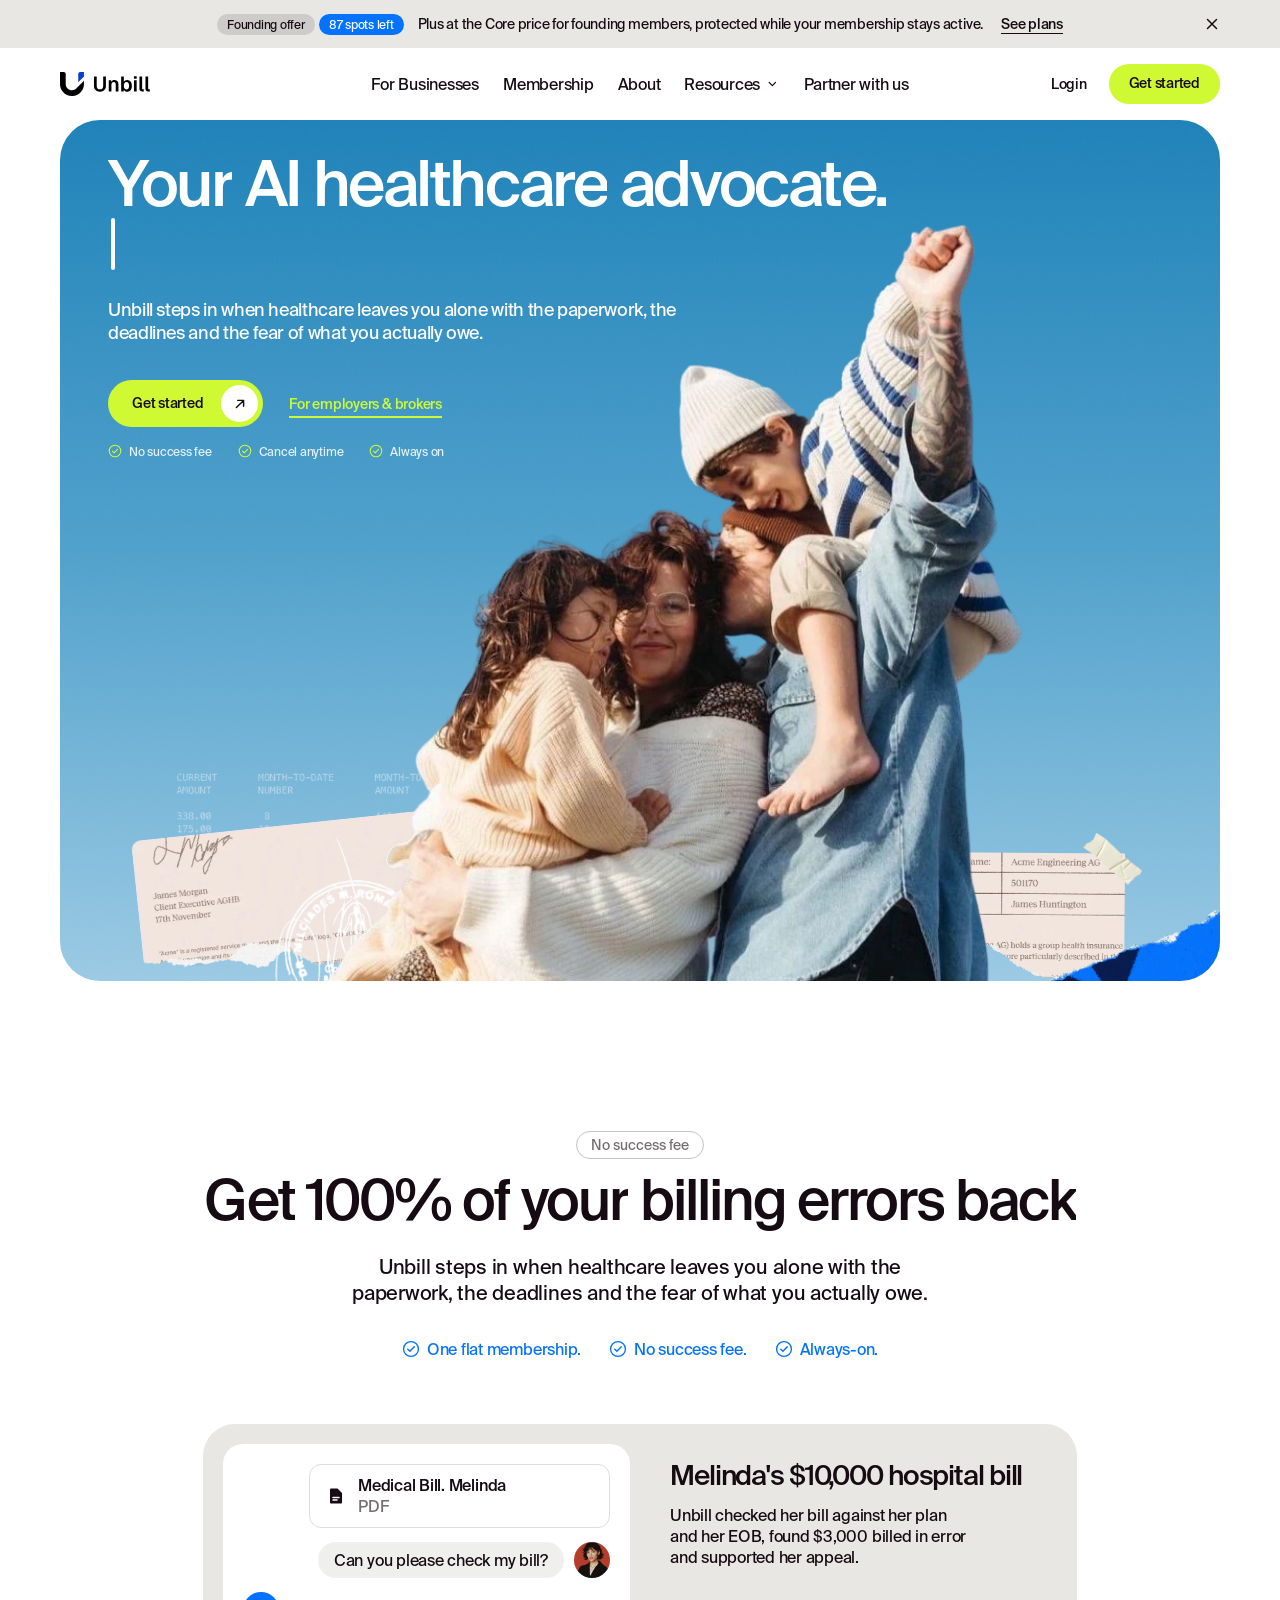
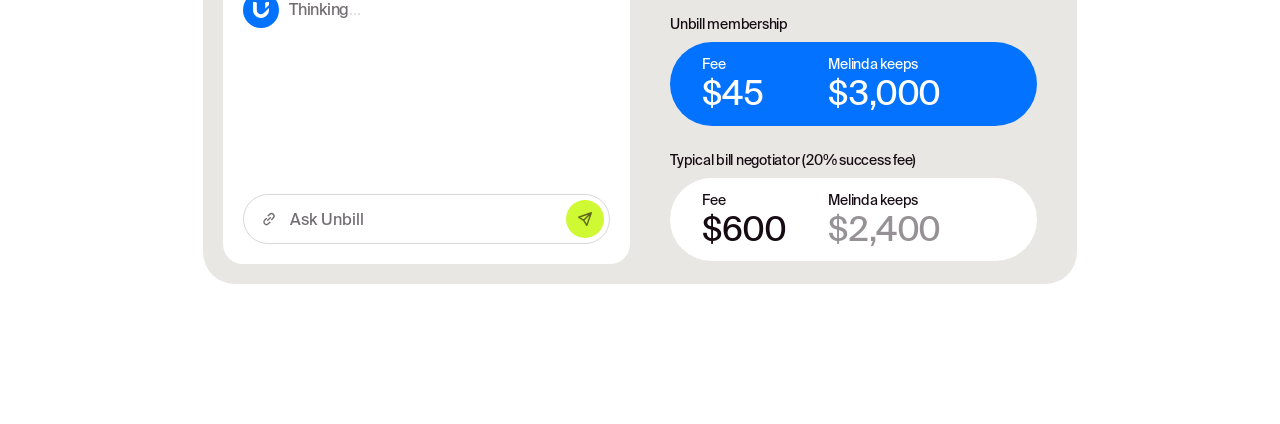
<file: concepts/02-always-with-you/index.html>
<!doctype html>
<html lang="en">
<head>
  <meta charset="utf-8">
  <meta name="viewport" content="width=device-width, initial-scale=1">
  <title>Unbill Always With You</title>
  <link rel="stylesheet" href="styles.css">
  <script>document.documentElement.classList.add('js');</script>
</head>
<body>

  <svg width="0" height="0" style="position:absolute" aria-hidden="true">
    <symbol id="i-check" viewBox="0 0 20 20"><circle cx="10" cy="10" r="8.25" fill="none" stroke="currentColor" stroke-width="1.5"/><path d="M6.4 10.2l2.4 2.4 4.8-5" fill="none" stroke="currentColor" stroke-width="1.6" stroke-linecap="round" stroke-linejoin="round"/></symbol>
    <symbol id="i-arrow" viewBox="0 0 20 20"><path d="M4 10h12M11 5l5 5-5 5" fill="none" stroke="currentColor" stroke-width="1.7" stroke-linecap="round" stroke-linejoin="round"/></symbol>
    <symbol id="i-arrow-ne" viewBox="0 0 20 20"><path d="M6 14L14 6M7.5 6H14v6.5" fill="none" stroke="currentColor" stroke-width="1.6" stroke-linecap="round" stroke-linejoin="round"/></symbol>
    <symbol id="i-chevron" viewBox="0 0 20 20"><path d="M6 8l4 4 4-4" fill="none" stroke="currentColor" stroke-width="1.6" stroke-linecap="round" stroke-linejoin="round"/></symbol>
    <symbol id="i-close" viewBox="0 0 20 20"><path d="M5 5l10 10M15 5L5 15" fill="none" stroke="currentColor" stroke-width="1.6" stroke-linecap="round"/></symbol>
    <symbol id="i-file" viewBox="0 0 20 20"><path d="M5 2.5h6.5L16 7v9.5a1 1 0 0 1-1 1H5a1 1 0 0 1-1-1v-13a1 1 0 0 1 1-1z" fill="currentColor"/><path d="M7 11.5h6M7 14h4" stroke="#fff" stroke-width="1.5" stroke-linecap="round"/></symbol>
    <symbol id="i-link" viewBox="0 0 20 20"><path d="M8.5 11.5l3-3M7 9.5l-1.8 1.8a2.8 2.8 0 0 0 4 4L11 13.5M13 10.5l1.8-1.8a2.8 2.8 0 0 0-4-4L9 6.5" fill="none" stroke="currentColor" stroke-width="1.5" stroke-linecap="round"/></symbol>
    <symbol id="i-send" viewBox="0 0 20 20"><path d="M17 3L8.5 11.5M17 3l-5 14-3.5-5.5L3 8z" fill="none" stroke="currentColor" stroke-width="1.6" stroke-linejoin="round" stroke-linecap="round"/></symbol>
    <symbol id="i-u" viewBox="0 0 124 124"><path d="M123.98 0V23.22L94.41 52.79V10.47C94.41 4.69 99.1 0 104.88 0H123.98Z" fill="currentColor"/><path d="M123.98 45.83V64.51C122.69 96.77 96.77 122.69 64.51 123.98H59.47C27.21 122.69 1.29 96.77 0 64.51V0H19.1C24.88 0 29.57 4.69 29.57 10.47V61.44C29.57 79.35 43.86 94.29 61.77 94.41C70.53 94.47 78.49 91.05 84.36 85.46L84.44 85.38C84.76 85.07 123.98 45.83 123.98 45.83Z" fill="currentColor"/></symbol>
  </svg>

  <!-- STICKY HEADER: announcement + nav travel together -->
  <div class="topbar">
  <aside class="announce" id="announce" aria-label="Founding member offer">
    <p><span class="announce__pills"><span class="announce__tag">Founding offer</span><span class="announce__pill">87 spots left</span></span> <span>Plus at the Core price for founding members, protected while your membership stays active.</span> <a class="announce__link text-link" href="#"><span>See plans</span></a></p>
    <button class="announce__close" type="button" aria-label="Dismiss announcement"><svg class="icon"><use href="#i-close"/></svg></button>
  </aside>

  <!-- NAV -->
  <div class="nav-wrap">
    <header class="nav">
      <a class="nav__logo" href="#" aria-label="Unbill home"><img src="../../assets/logo-dark.svg" alt="Unbill"></a>
      <nav class="nav__links" aria-label="Main">
        <a href="#">For Businesses</a>
        <a href="#">Membership</a>
        <a href="#">About</a>
        <div class="dropdown">
          <button class="dropdown__toggle" type="button" aria-expanded="false" aria-controls="resources-menu">
            Resources <svg class="icon"><use href="#i-chevron"/></svg>
          </button>
          <div class="dropdown__menu" id="resources-menu">
            <ul>
              <li><a href="#"><b>Blog</b><span>Stories, news and product updates</span></a></li>
              <li><a href="#"><b>Learning hub</b><span>Plain-English guides to bills, EOBs and appeals</span></a></li>
              <li><a href="#"><b>Trust center</b><span>How we protect your health data</span></a></li>
            </ul>
          </div>
        </div>
        <a href="#">Partner with us</a>
      </nav>
      <div class="nav__cta">
        <a class="nav__login" href="#">Login</a>
        <a class="btn btn--lime" href="#"><span class="btn__bg" aria-hidden="true"><i></i><i></i></span><span class="btn__track"><span class="btn__label" data-text="Get started"><span>Get started</span></span></span></a>
        <button class="nav__burger" type="button" aria-expanded="false" aria-controls="mobile-menu" aria-label="Open menu"><i></i><i></i></button>
      </div>
    </header>
    <nav class="mnav" id="mobile-menu" aria-label="Main" hidden>
      <a href="#">For Businesses</a>
      <a href="#">Membership</a>
      <a href="#">About</a>
      <details class="mnav__group">
        <summary>Resources <svg class="icon"><use href="#i-chevron"/></svg></summary>
        <a href="#">Blog</a>
        <a href="#">Learning hub</a>
        <a href="#">Trust center</a>
      </details>
      <a href="#">Partner with us</a>
      <a class="mnav__login" href="#">Login</a>
    </nav>
  </div>
  </div>

  <!-- HERO -->
  <section class="hero-wrap" aria-label="Introduction">
    <div class="hero">
      <div class="hero__content">
        <h1 aria-label="Your AI healthcare advocate. Always with you.">
          <span class="hero__strong" aria-hidden="true"><span class="word" style="--i:0"><span>Your</span></span> <span class="word" style="--i:1"><span>AI</span></span> <span class="word" style="--i:2"><span>healthcare</span></span> <span class="word" style="--i:3"><span>advocate.</span></span></span>
          <!-- typed line: the hidden ghost holds the width of the longest phrase so nothing reflows -->
          <span class="hero__light typer" aria-hidden="true">
            <span class="typer__ghost">Always with you.</span>
            <span class="typer__line"><span class="typer__text">Always with you.</span><span class="typer__cursor"></span></span>
          </span>
        </h1>
        <p class="hero__lede">Unbill steps in when healthcare leaves you alone with the paperwork, the deadlines and the fear of what you actually owe.</p>
        <div class="hero__ctas">
          <a class="btn btn--lime btn--lg btn--circle" href="#"><span class="btn__bg" aria-hidden="true"><i></i><i></i></span><span class="btn__track"><span class="btn__label" data-text="Get started"><span>Get started</span></span></span><span class="btn__dot" aria-hidden="true"><svg class="icon btn__arrow btn__arrow--out"><use href="#i-arrow-ne"/></svg><svg class="icon btn__arrow btn__arrow--in"><use href="#i-arrow-ne"/></svg></span></a>
          <a class="text-link" href="#"><span>For employers &amp; brokers</span></a>
        </div>
        <ul class="ticks ticks--hero">
          <li><svg class="icon"><use href="#i-check"/></svg>No success fee</li>
          <li><svg class="icon"><use href="#i-check"/></svg>Cancel anytime</li>
          <li><svg class="icon"><use href="#i-check"/></svg>Always on</li>
        </ul>
      </div>
      <!-- paper collage along the bottom of the card; each piece drifts with the mouse at its own depth -->
      <div class="papers" aria-hidden="true">
        <span class="piece piece--policy" style="--depth:12; --d:.62s"><img src="../../assets/img/collage-policy.webp" alt=""></span>
        <span class="piece piece--tape" style="--depth:16; --d:.9s"><img src="../../assets/img/collage-tape.webp" alt=""></span>
        <span class="piece piece--figures" style="--depth:8; --d:.5s"><img src="../../assets/img/collage-figures.webp" alt=""></span>
        <span class="piece piece--letter" style="--depth:14; --d:.58s"><img src="../../assets/img/collage-letter.webp" alt=""></span>
        <span class="piece piece--stamp" style="--depth:20; --d:.75s"><img src="../../assets/img/collage-stamp.webp" alt=""></span>
        <span class="piece piece--purple" style="--depth:10; --d:.68s"><img src="../../assets/img/collage-torn-blue.webp" alt=""></span>
      </div>

      <img class="hero__family" src="../../assets/img/family-full.webp" alt="A mother and father hugging their two children, one child raising a fist in the air" width="1120" height="1024">
    </div>
  </section>

  <!-- PRICING -->
  <section class="pricing" aria-labelledby="pricing-title">
    <p class="pricing__eyebrow reveal"><span>No success fee</span></p>
    <h2 id="pricing-title" aria-label="Get 100% of your billing errors back"><span aria-hidden="true"><span class="word" style="--i:0"><span>Get</span></span> <span class="word" style="--i:1"><span>100%</span></span> <span class="word" style="--i:2"><span>of</span></span> <span class="word" style="--i:3"><span>your</span></span> <span class="word" style="--i:4"><span>billing</span></span> <span class="word" style="--i:5"><span>errors</span></span> <span class="word" style="--i:6"><span>back</span></span></span></h2>
    <p class="pricing__lede reveal" style="--d:.35s">Unbill steps in when healthcare leaves you alone with the paperwork, the deadlines and the fear of what you actually owe.</p>
    <ul class="ticks ticks--lg">
      <li class="reveal" style="--d:.5s"><svg class="icon"><use href="#i-check"/></svg>One flat membership.</li>
      <li class="reveal" style="--d:.6s"><svg class="icon"><use href="#i-check"/></svg>No success fee.</li>
      <li class="reveal" style="--d:.7s"><svg class="icon"><use href="#i-check"/></svg>Always-on.</li>
    </ul>

    <div class="case reveal reveal--late">
      <!-- the chat, played once when it scrolls into view -->
      <div class="chat" id="chat" aria-label="Example conversation with Unbill">
        <div class="chat__log" aria-live="polite">
          <div class="chat__file">
            <svg class="icon"><use href="#i-file"/></svg>
            <div><b>Medical Bill. Melinda</b><span>PDF</span></div>
          </div>
          <div class="chat__row chat__row--user">
            <p class="chat__bubble">Can you please check my bill?</p>
            <img class="chat__avatar" src="../../assets/img/avatar-melinda.jpg" alt="Melinda" width="40" height="40">
          </div>
          <div class="chat__row chat__row--bot chat__answer" hidden>
            <span class="chat__bot" aria-hidden="true"><svg><use href="#i-u"/></svg></span>
            <p class="chat__thinking">Thinking<span class="dots"><i>.</i><i>.</i><i>.</i></span></p>
            <div class="chat__reply" hidden>
              <p>I checked your bill against your plan and your EOB. <b>$3,000 was billed in error:</b></p>
              <ul>
                <li><span>Duplicate lab panel</span><b>$312</b></li>
                <li><span>ER visit coded too high</span><b>$1,880</b></li>
                <li><span>Facility fee your plan covers</span><b>$808</b></li>
              </ul>
              <p class="chat__chip"><svg class="icon"><use href="#i-file"/></svg>Appeal letter drafted</p>
            </div>
          </div>
        </div>
        <form class="chat__input" id="chat-form">
          <svg class="icon"><use href="#i-link"/></svg>
          <label class="visually-hidden" for="chat-q">Ask Unbill</label>
          <input id="chat-q" type="text" placeholder="Ask Unbill" autocomplete="off">
          <button type="submit" aria-label="Send"><svg class="icon"><use href="#i-send"/></svg></button>
        </form>
      </div>

      <div class="case__info">
        <h3>Melinda's $10,000 hospital bill</h3>
        <p class="case__text">Unbill checked her bill against her plan and her EOB, found $3,000 billed in error and supported her appeal.</p>

        <p class="case__label">Unbill membership</p>
        <div class="fee fee--unbill">
          <div><span>Fee</span><b>$45</b></div>
          <div><span>Melinda keeps</span><b>$3,000</b></div>
        </div>

        <p class="case__label">Typical bill negotiator (20% success fee)</p>
        <div class="fee">
          <div><span>Fee</span><b>$600</b></div>
          <div><span>Melinda keeps</span><b class="fee__muted">$2,400</b></div>
        </div>
      </div>
    </div>
  </section>

  <script>
    // Announcement bar: dismiss.
    document.querySelector('.announce__close').addEventListener('click', function () {
      document.getElementById('announce').hidden = true;
    });

    // Nav: as soon as the page scrolls, the bar lifts into a floating white pill under the banner.
    (function () {
      var wrap = document.querySelector('.nav-wrap');
      var ticking = false;
      function update() {
        wrap.classList.toggle('is-floating', window.scrollY > 4);
        ticking = false;
      }
      window.addEventListener('scroll', function () {
        if (!ticking) { ticking = true; requestAnimationFrame(update); }
      }, { passive: true });
      update();
    })();

    // Headline: types "Always on.", deletes back to "Always ", types "with you.", and loops.
    (function () {
      var el = document.querySelector('.typer__text');
      var typer = document.querySelector('.typer');
      var phrases = ['Always on.', 'Always with you.'];
      if (matchMedia('(prefers-reduced-motion: reduce)').matches) return;   // keep the final phrase

      var TYPE = 70, ERASE = 38, HOLD = [1700, 3800];
      var i = 0;
      function commonPrefix(a, b) { var n = 0; while (n < a.length && a[n] === b[n]) n++; return n; }
      function wait(ms) { return new Promise(function (r) { setTimeout(r, ms); }); }
      async function typeTo(target) {
        typer.classList.add('is-typing');
        var cur = el.textContent;
        var keep = commonPrefix(cur, target);
        while (el.textContent.length > keep) {                     // erase back to the shared start
          el.textContent = el.textContent.slice(0, -1);
          await wait(ERASE);
        }
        for (var k = keep; k < target.length; k++) {              // type the rest, a little unevenly
          el.textContent = target.slice(0, k + 1);
          await wait(TYPE + Math.random() * 45 - 15);
        }
        typer.classList.remove('is-typing');
      }
      async function run() {
        el.textContent = '';
        await wait(1300);                                         // let the load animation land first
        for (;;) {
          await typeTo(phrases[i]);
          await wait(HOLD[i]);
          i = (i + 1) % phrases.length;
        }
      }
      run();
    })();

    // Paper collage: each sheet drifts with the mouse at its own depth (eased, desktop only).
    (function () {
      var hero = document.querySelector('.hero');
      var items = [].slice.call(hero.querySelectorAll('[style*="--depth"], .hero__family'));
      if (matchMedia('(prefers-reduced-motion: reduce)').matches || !matchMedia('(hover: hover)').matches) return;
      var tx = 0, ty = 0, x = 0, y = 0, raf = null;
      function frame() {
        x += (tx - x) * 0.08;
        y += (ty - y) * 0.08;
        items.forEach(function (el) {
          var d = parseFloat(getComputedStyle(el).getPropertyValue('--depth')) || 6;
          el.style.setProperty('--px', (x * d).toFixed(2) + 'px');
          el.style.setProperty('--py', (y * d * 0.6).toFixed(2) + 'px');
        });
        raf = (Math.abs(tx - x) > 0.001 || Math.abs(ty - y) > 0.001) ? requestAnimationFrame(frame) : null;
      }
      function kick() { if (!raf) raf = requestAnimationFrame(frame); }
      hero.addEventListener('pointermove', function (e) {
        var r = hero.getBoundingClientRect();
        tx = ((e.clientX - r.left) / r.width - 0.5) * 2;      // -1 … 1
        ty = ((e.clientY - r.top) / r.height - 0.5) * 2;
        kick();
      });
      hero.addEventListener('pointerleave', function () { tx = 0; ty = 0; kick(); });
    })();

    // Scroll reveal for the pricing section.
    (function () {
      var targets = [].slice.call(document.querySelectorAll('.pricing h2, .reveal'));
      function show(el) { el.classList.add('is-in'); }
      if (matchMedia('(prefers-reduced-motion: reduce)').matches || !('IntersectionObserver' in window)) { targets.forEach(show); return; }
      var io = new IntersectionObserver(function (entries) {
        entries.forEach(function (e) { if (e.isIntersecting) { show(e.target); io.unobserve(e.target); } });
      }, { threshold: 0.2, rootMargin: '0px 0px -8% 0px' });
      targets.forEach(function (el) { io.observe(el); });
    })();

    // Mobile menu: the burger opens a full-width panel under the bar.
    (function () {
      var btn = document.querySelector('.nav__burger');
      var panel = document.getElementById('mobile-menu');
      function set(open) {
        btn.setAttribute('aria-expanded', String(open));
        btn.setAttribute('aria-label', open ? 'Close menu' : 'Open menu');
        panel.hidden = !open;
        document.documentElement.classList.toggle('menu-open', open);
      }
      btn.addEventListener('click', function () { set(btn.getAttribute('aria-expanded') !== 'true'); });
      panel.addEventListener('click', function (e) { if (e.target.closest('a')) set(false); });
      document.addEventListener('keydown', function (e) { if (e.key === 'Escape' && !panel.hidden) { set(false); btn.focus(); } });
      matchMedia('(min-width: 901px)').addEventListener('change', function (m) { if (m.matches) set(false); });
    })();

    // Resources dropdown: shows only while the pointer is over Resources or its panel.
    // Keyboard users open it with Enter/Space/ArrowDown; touch users with a tap.
    (function () {
      var dd = document.querySelector('.dropdown');
      var toggle = dd.querySelector('.dropdown__toggle');
      var closeTimer;
      function set(open) {
        clearTimeout(closeTimer);
        dd.classList.toggle('is-open', open);
        toggle.setAttribute('aria-expanded', String(open));
      }
      dd.addEventListener('pointerenter', function (e) { if (e.pointerType === 'mouse') set(true); });
      dd.addEventListener('pointerleave', function (e) {
        if (e.pointerType !== 'mouse') return;
        clearTimeout(closeTimer);
        closeTimer = setTimeout(function () { set(false); }, 120);
      });
      toggle.addEventListener('click', function (e) {
        if (e.detail > 0 && matchMedia('(hover: hover)').matches) return;
        set(!dd.classList.contains('is-open'));
      });
      toggle.addEventListener('keydown', function (e) {
        if (e.key === 'ArrowDown') { e.preventDefault(); set(true); dd.querySelector('.dropdown__menu a').focus(); }
      });
      dd.addEventListener('keydown', function (e) {
        if (e.key === 'Escape') { set(false); toggle.focus(); }
      });
      dd.addEventListener('focusout', function (e) { if (!dd.contains(e.relatedTarget)) set(false); });
      document.addEventListener('click', function (e) { if (!dd.contains(e.target)) set(false); });
    })();

    // Chat: once the card is well into view, Unbill shows "Thinking..." and then its findings.
    (function () {
      var chat = document.getElementById('chat');
      var answer = chat.querySelector('.chat__answer');
      var thinking = chat.querySelector('.chat__thinking');
      var reply = chat.querySelector('.chat__reply');
      var reduce = matchMedia('(prefers-reduced-motion: reduce)').matches;
      function think() {
        answer.hidden = false;
        chat.classList.add('is-thinking');
      }
      function respond() {
        thinking.hidden = true;
        reply.hidden = false;
        chat.classList.remove('is-thinking');
        chat.classList.add('is-answered');
      }
      if (reduce || !('IntersectionObserver' in window)) { think(); respond(); }
      else {
        var io = new IntersectionObserver(function (entries) {
          if (!entries[0].isIntersecting) return;
          io.disconnect();
          setTimeout(think, 400);
          setTimeout(respond, 400 + 2400);
        }, { threshold: 0.55 });
        io.observe(chat);
      }

      // The input is a demo: a question gets a short canned answer.
      var form = document.getElementById('chat-form');
      var input = document.getElementById('chat-q');
      var log = chat.querySelector('.chat__log');
      form.addEventListener('submit', function (e) {
        e.preventDefault();
        var q = input.value.trim();
        if (!q) return;
        var mine = document.createElement('div');
        mine.className = 'chat__row chat__row--user';
        var bubble = document.createElement('p');
        bubble.className = 'chat__bubble';
        bubble.textContent = q;
        mine.appendChild(bubble);
        var theirs = document.createElement('div');
        theirs.className = 'chat__row chat__row--bot';
        theirs.innerHTML = '<span class="chat__bot" aria-hidden="true"><svg><use href="#i-u"/></svg></span>' +
          '<div class="chat__reply"><p>This is a preview. Create your account and Unbill will answer with your own bills and plan.</p></div>';
        log.appendChild(mine);
        log.appendChild(theirs);
        log.scrollTop = log.scrollHeight;
        input.value = '';
      });
    })();
  </script>
</body>
</html>
</file>
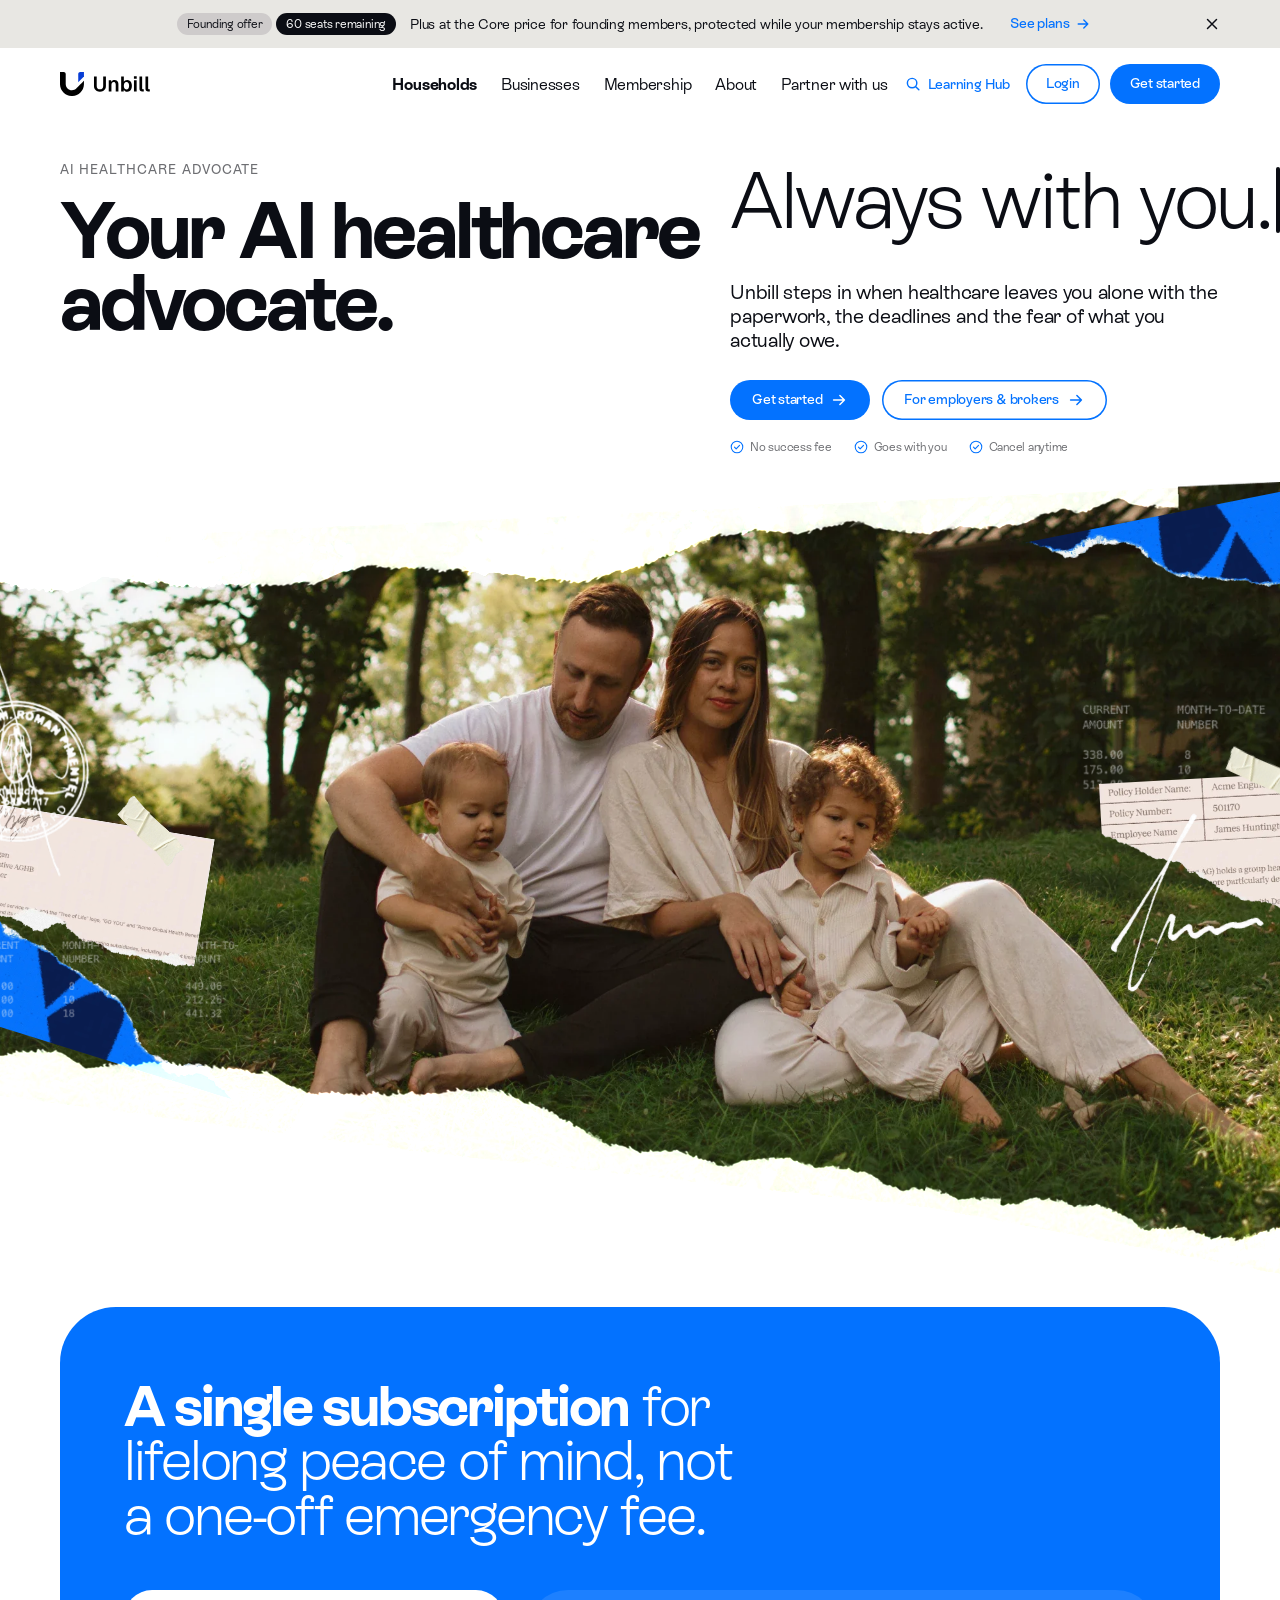
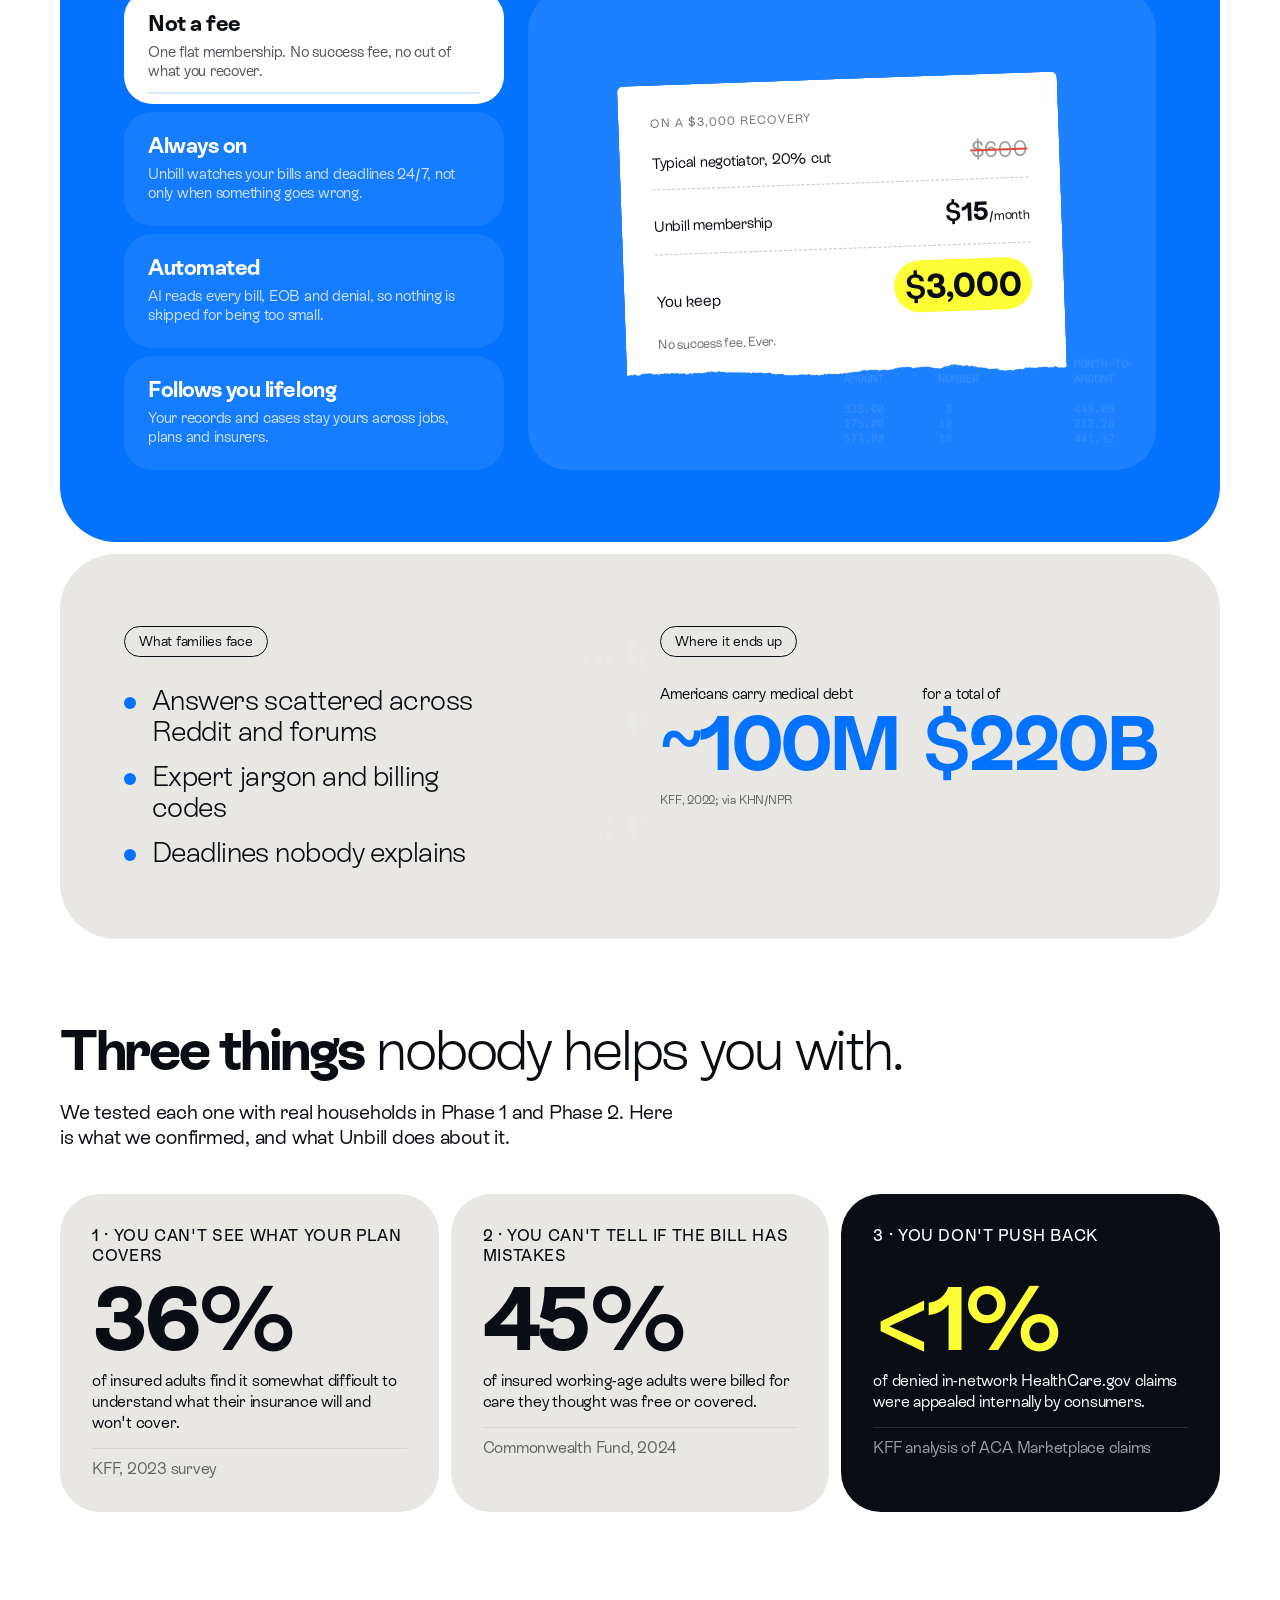
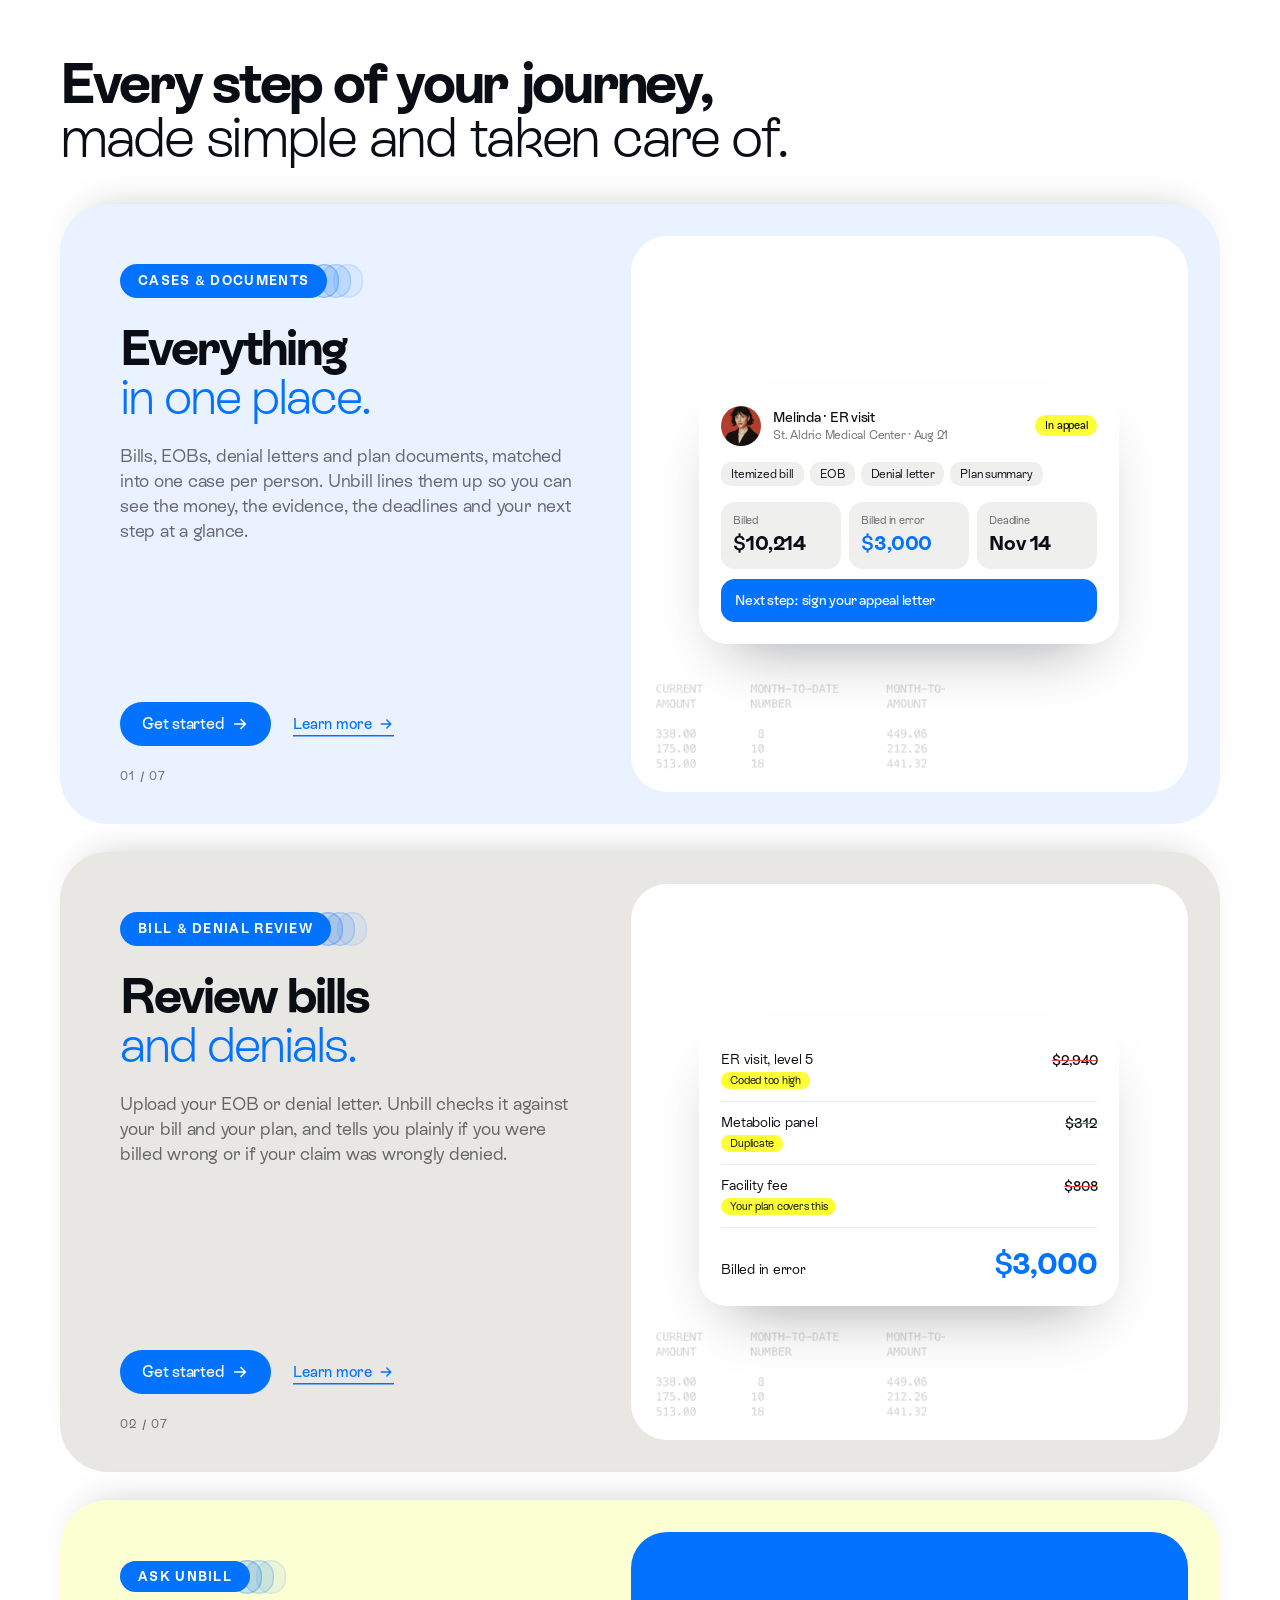
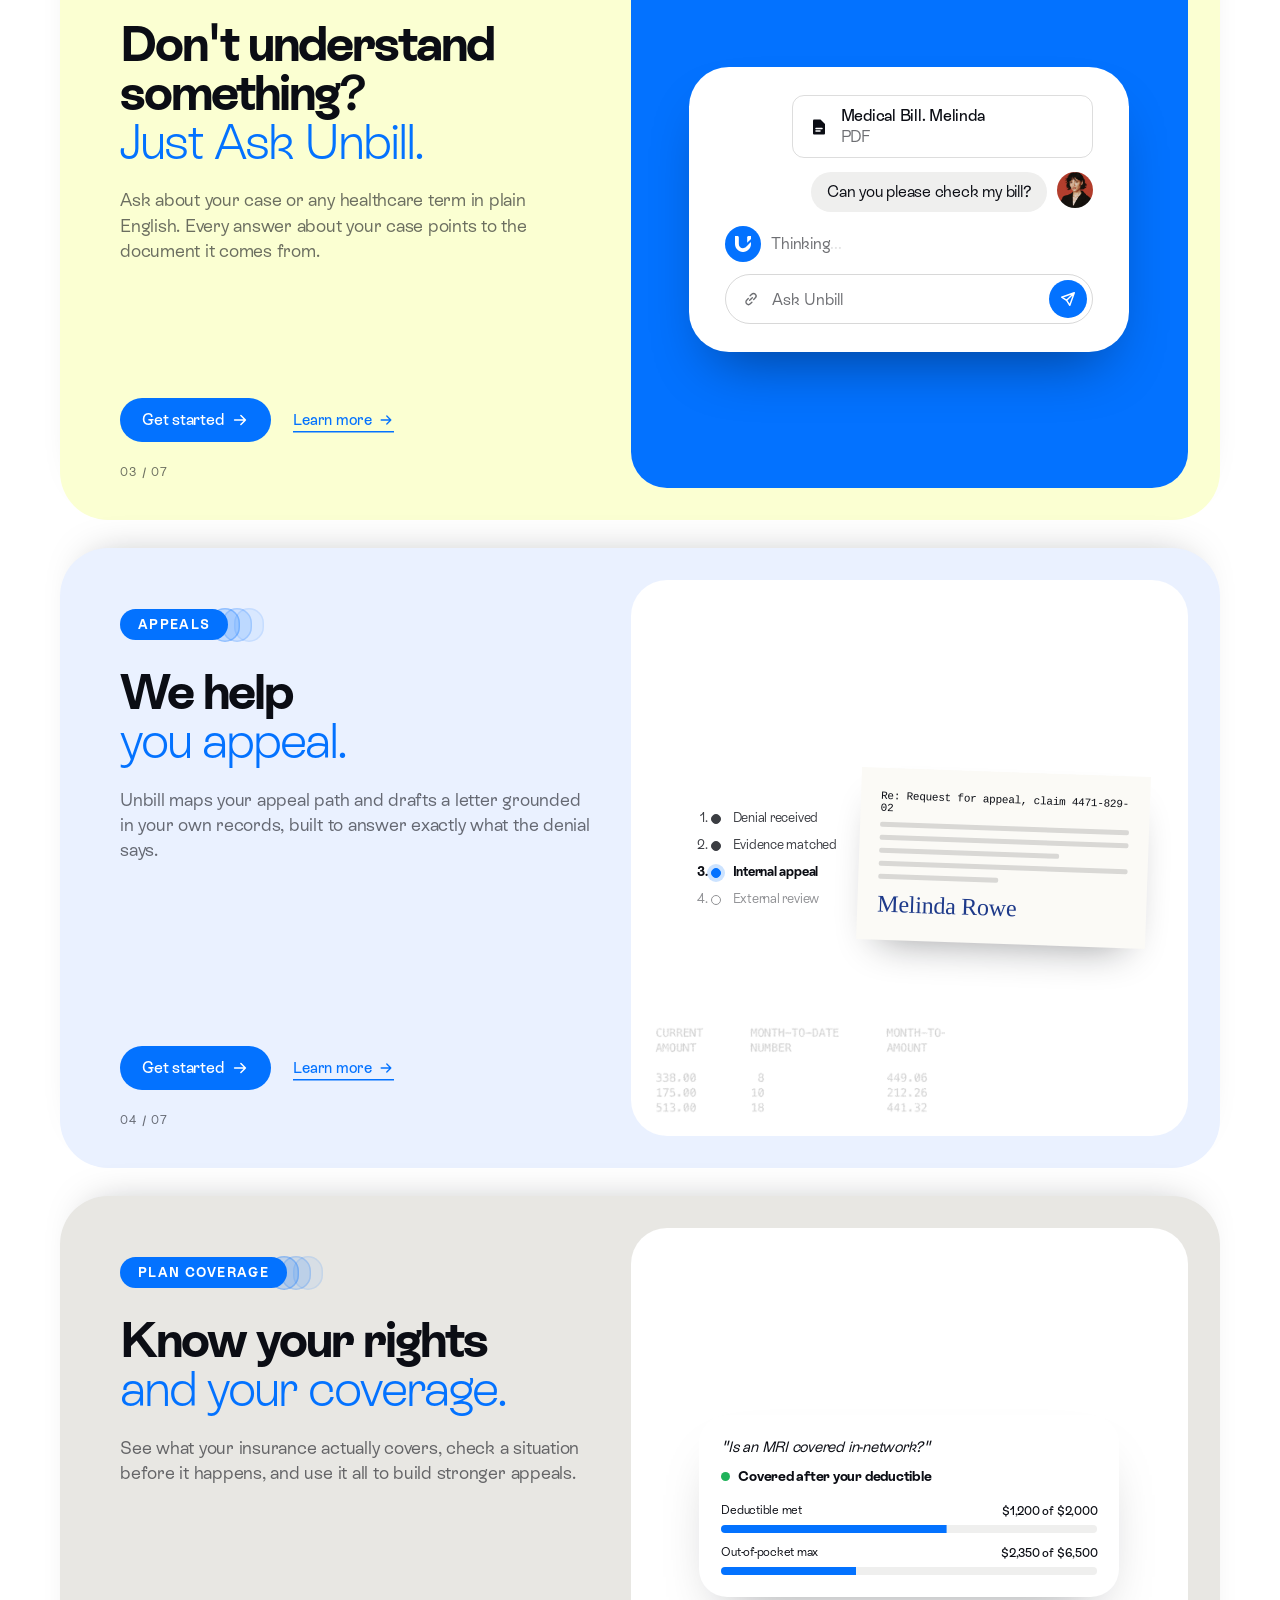
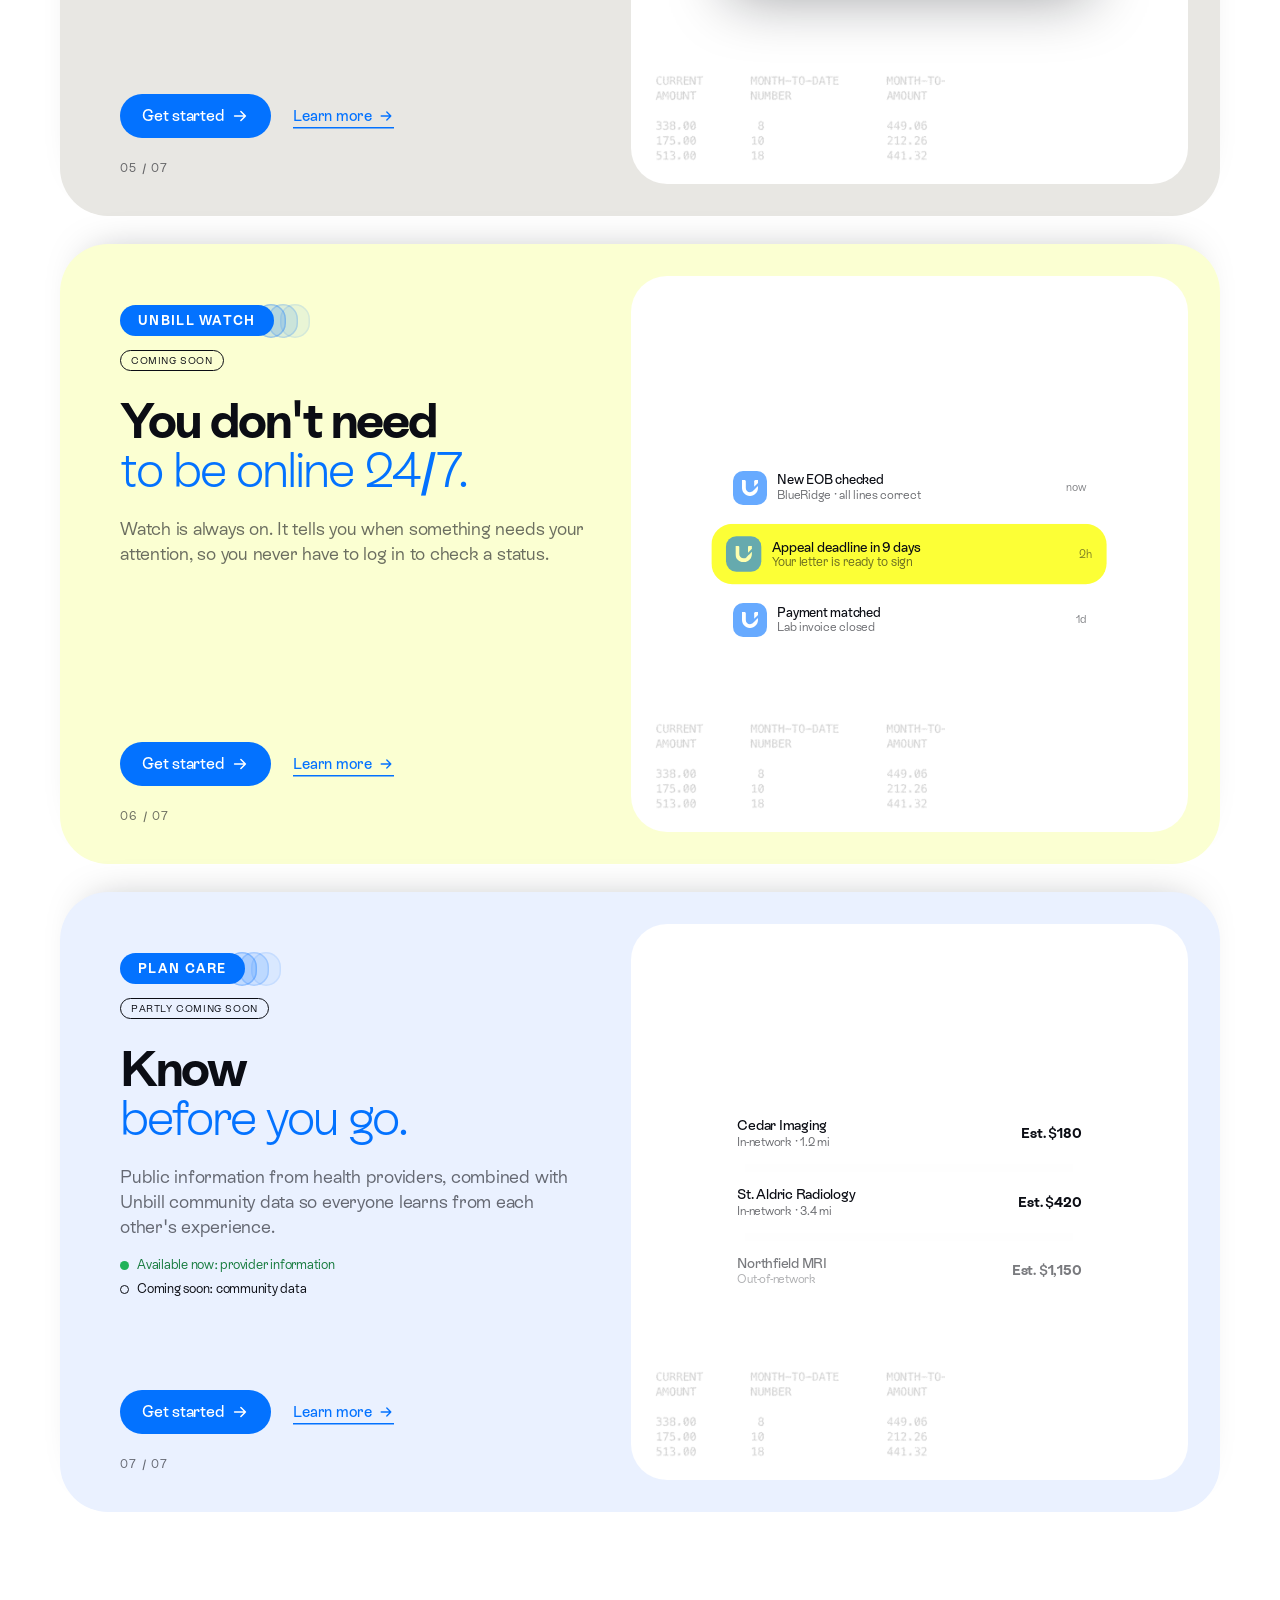
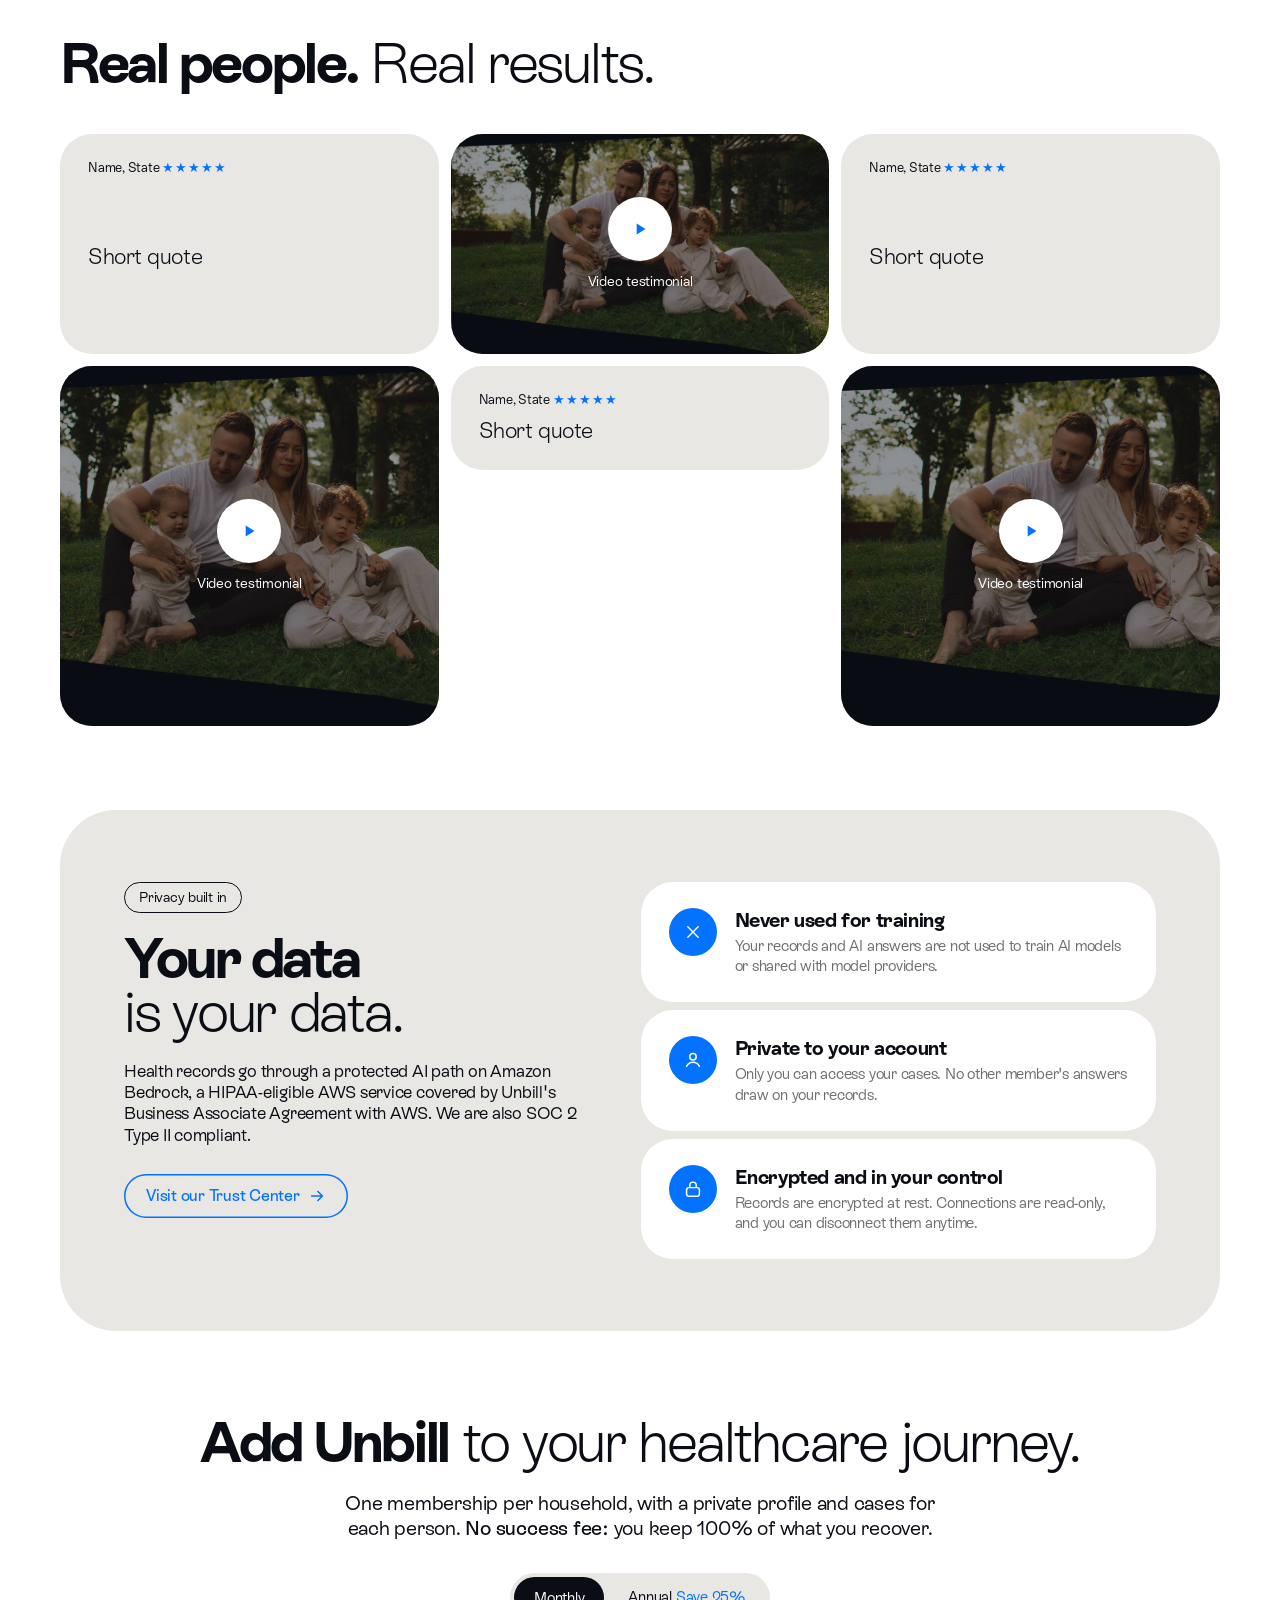
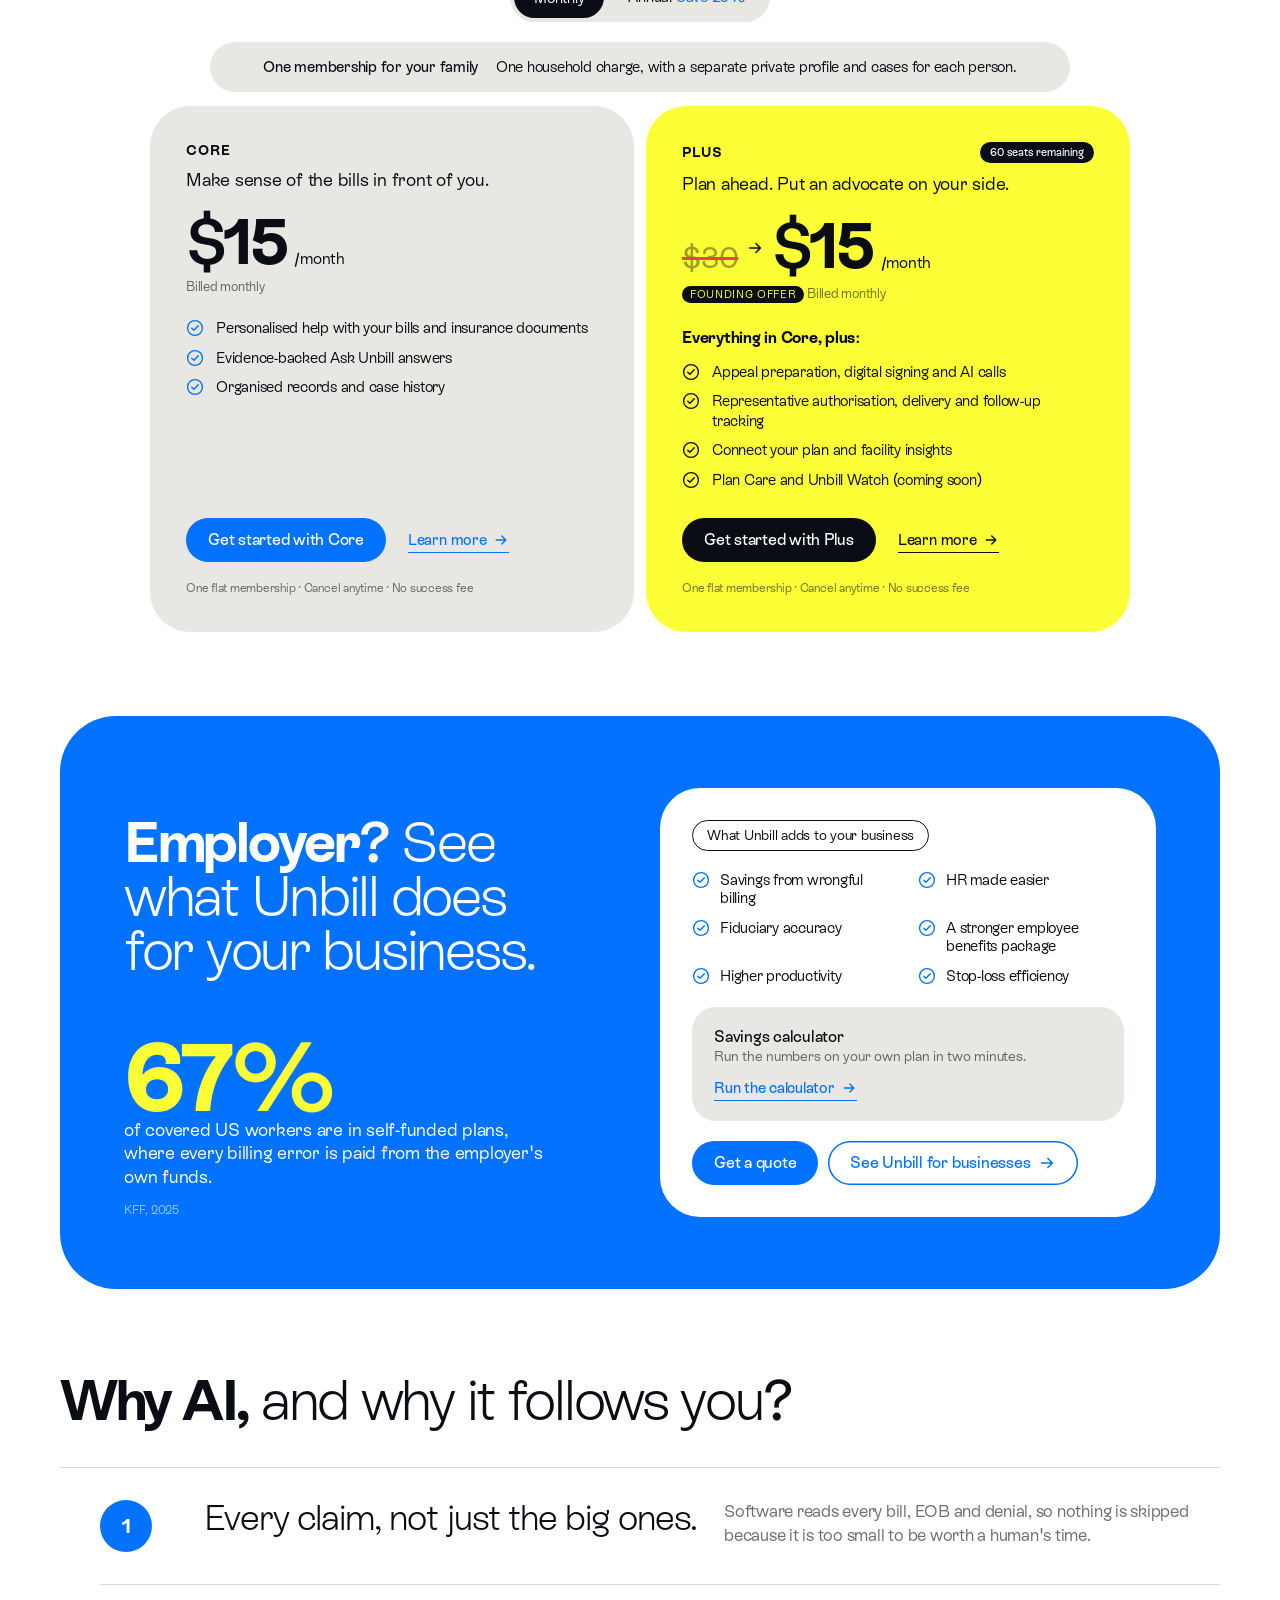
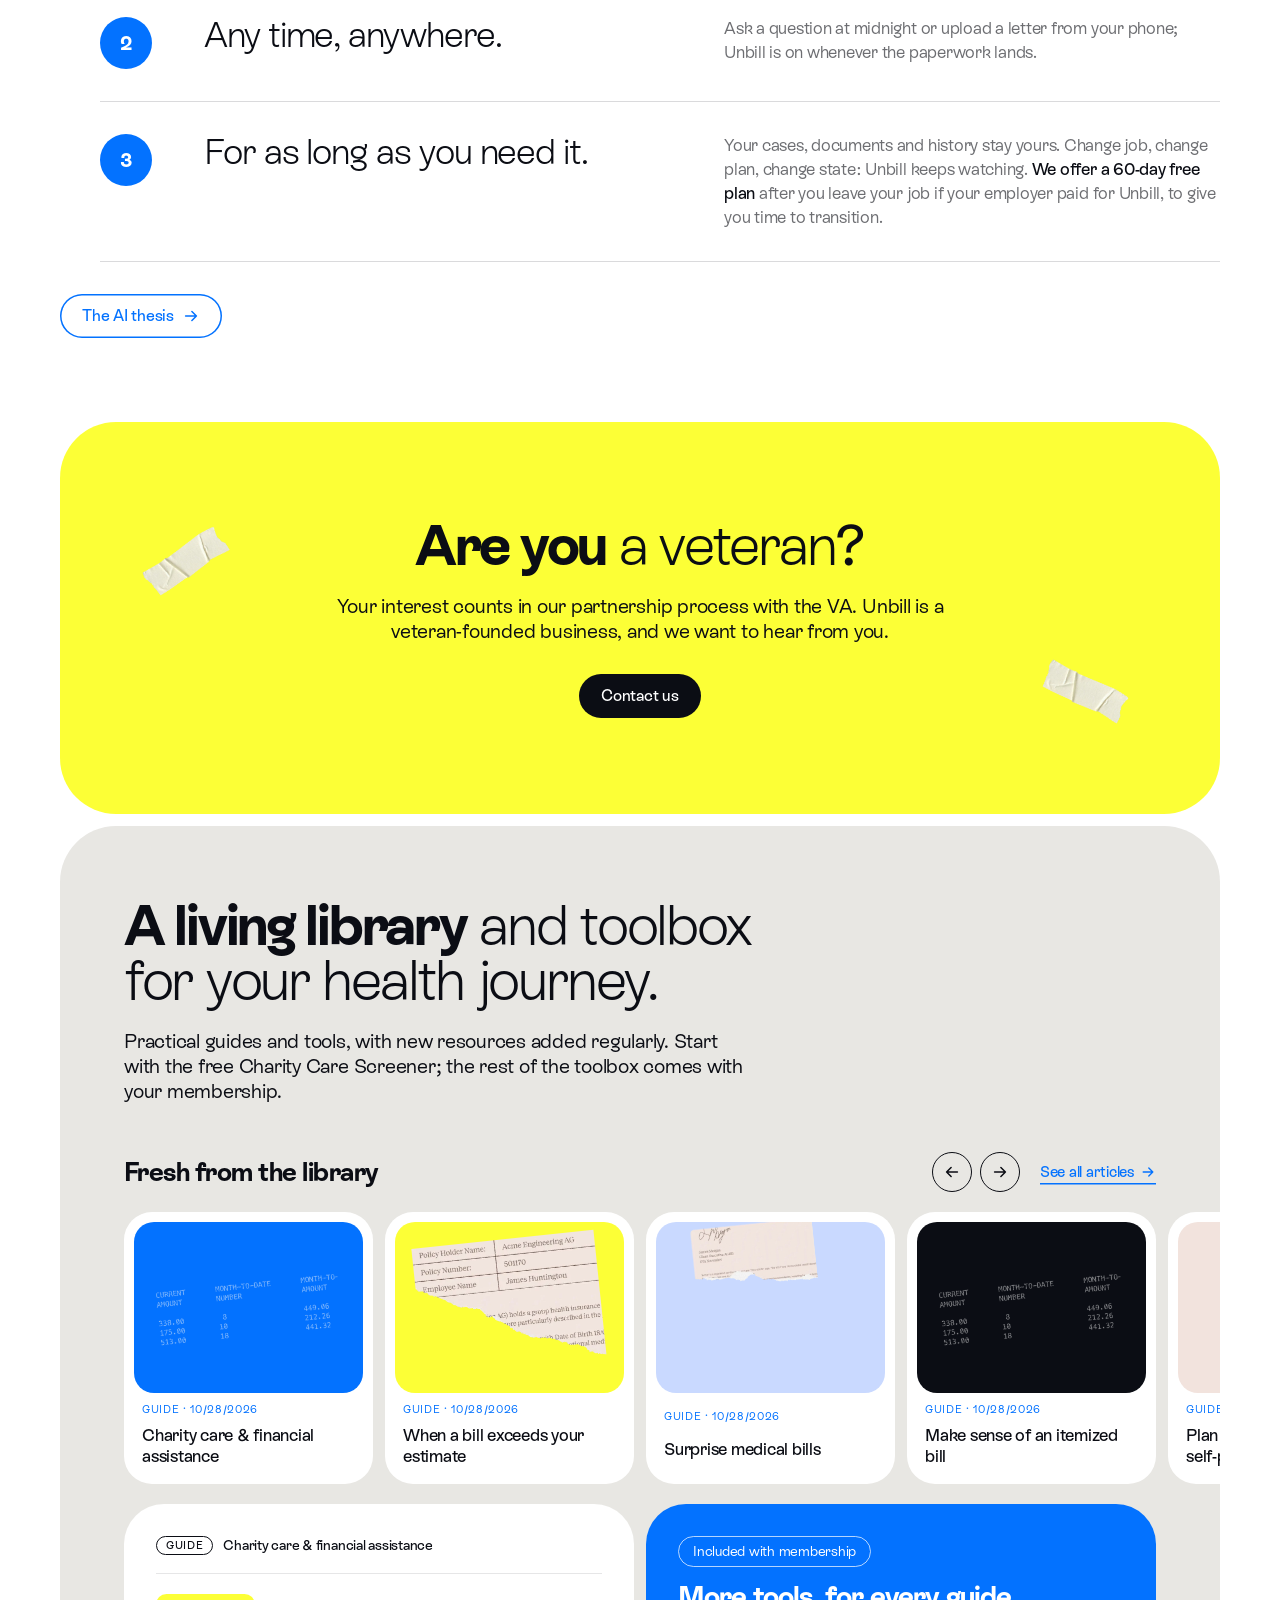
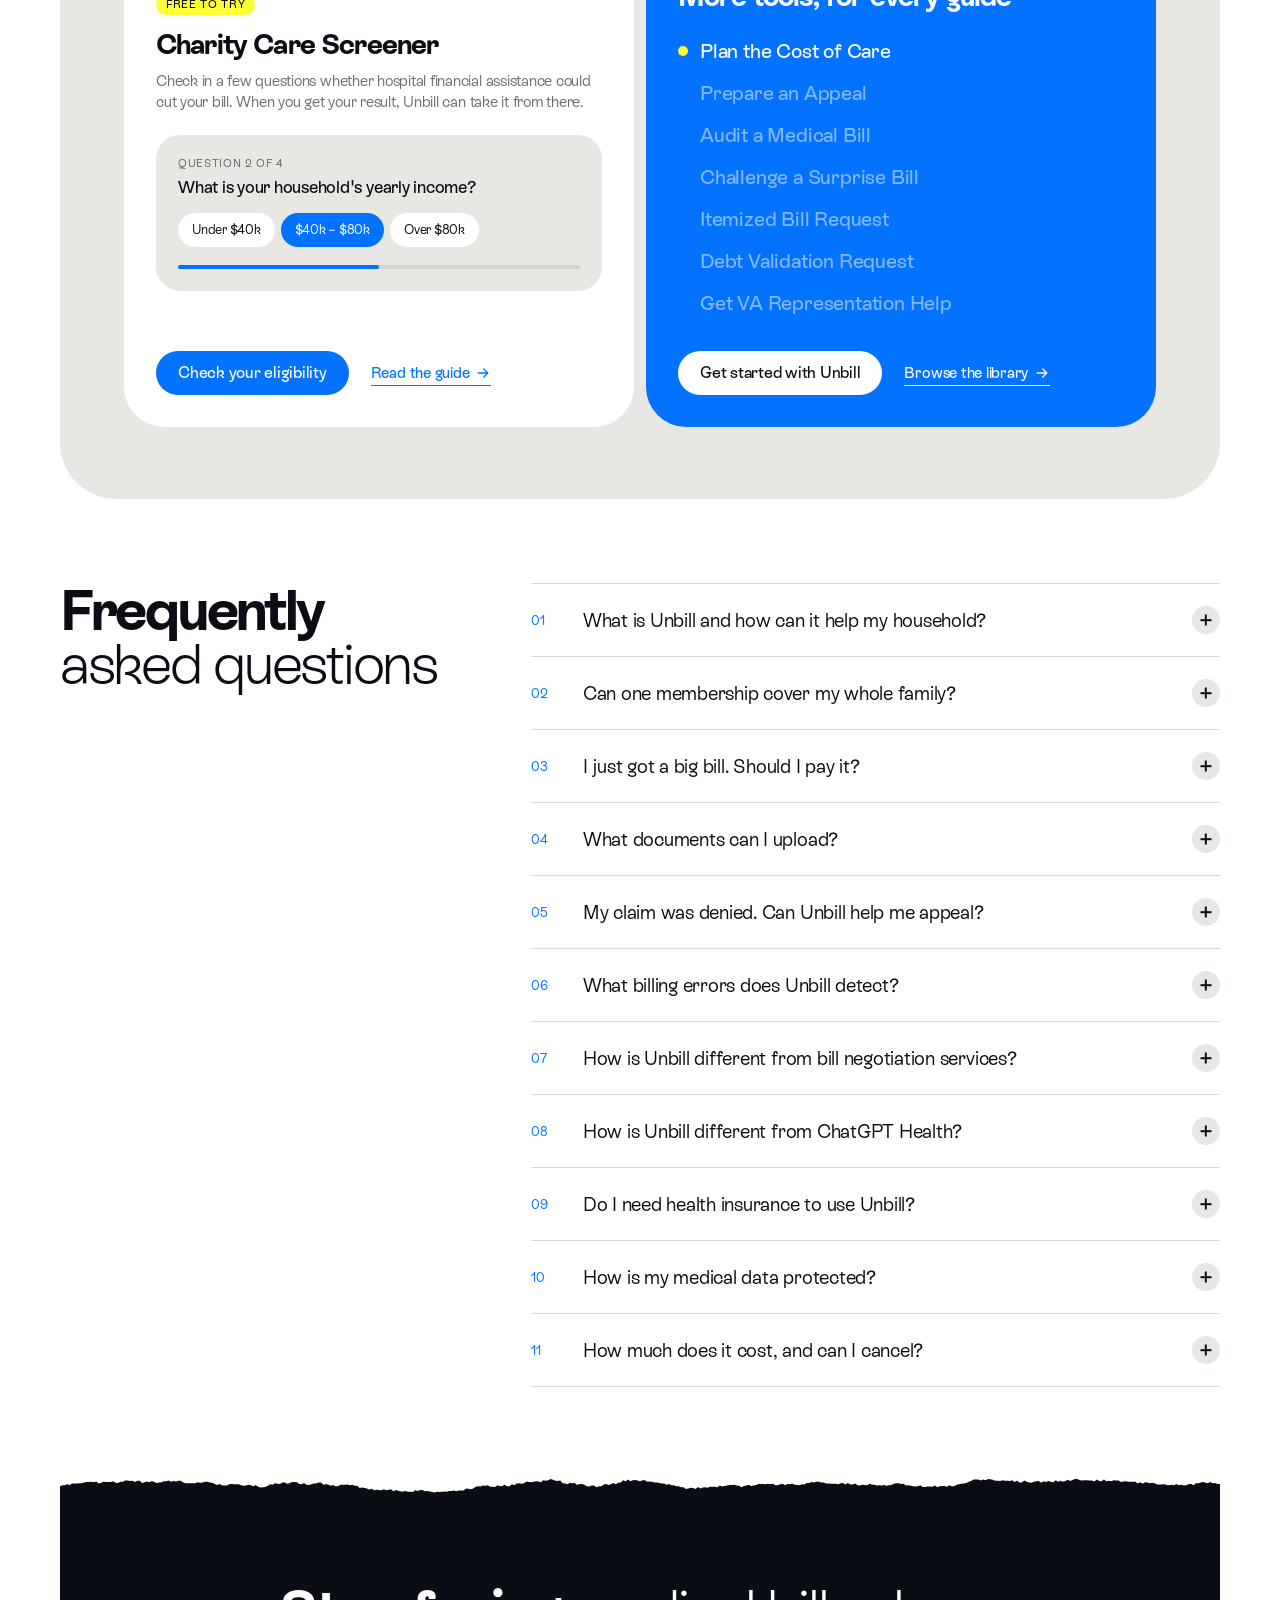
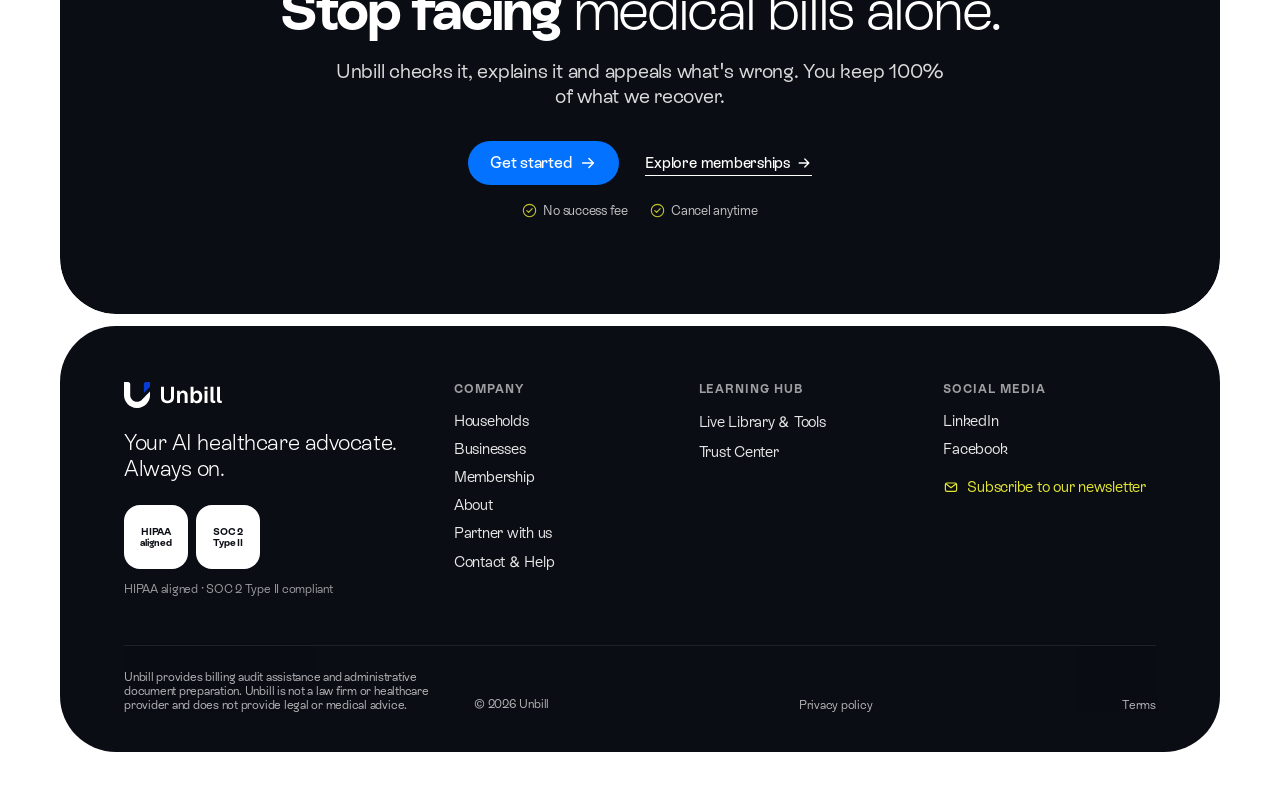
<file: concepts/03-always-on-full/index.html>
<!doctype html>
<html lang="en">
<head>
  <meta charset="utf-8">
  <meta name="viewport" content="width=device-width, initial-scale=1">
  <title>Unbill Households</title>
  <link rel="stylesheet" href="torn.css">
  <link rel="stylesheet" href="styles.css">
  <script>document.documentElement.classList.add('js');</script>
</head>
<body>

  <svg width="0" height="0" style="position:absolute" aria-hidden="true">
    <symbol id="i-check" viewBox="0 0 20 20"><circle cx="10" cy="10" r="8.25" fill="none" stroke="currentColor" stroke-width="1.5"/><path d="M6.4 10.2l2.4 2.4 4.8-5" fill="none" stroke="currentColor" stroke-width="1.6" stroke-linecap="round" stroke-linejoin="round"/></symbol>
    <symbol id="i-arrow" viewBox="0 0 20 20"><path d="M4 10h12M11 5l5 5-5 5" fill="none" stroke="currentColor" stroke-width="1.7" stroke-linecap="round" stroke-linejoin="round"/></symbol>
    <symbol id="i-arrow-ne" viewBox="0 0 20 20"><path d="M6 14L14 6M7.5 6H14v6.5" fill="none" stroke="currentColor" stroke-width="1.6" stroke-linecap="round" stroke-linejoin="round"/></symbol>
    <symbol id="i-chevron" viewBox="0 0 20 20"><path d="M6 8l4 4 4-4" fill="none" stroke="currentColor" stroke-width="1.6" stroke-linecap="round" stroke-linejoin="round"/></symbol>
    <symbol id="i-close" viewBox="0 0 20 20"><path d="M5 5l10 10M15 5L5 15" fill="none" stroke="currentColor" stroke-width="1.6" stroke-linecap="round"/></symbol>
    <symbol id="i-file" viewBox="0 0 20 20"><path d="M5 2.5h6.5L16 7v9.5a1 1 0 0 1-1 1H5a1 1 0 0 1-1-1v-13a1 1 0 0 1 1-1z" fill="currentColor"/><path d="M7 11.5h6M7 14h4" stroke="#fff" stroke-width="1.5" stroke-linecap="round"/></symbol>
    <symbol id="i-link" viewBox="0 0 20 20"><path d="M8.5 11.5l3-3M7 9.5l-1.8 1.8a2.8 2.8 0 0 0 4 4L11 13.5M13 10.5l1.8-1.8a2.8 2.8 0 0 0-4-4L9 6.5" fill="none" stroke="currentColor" stroke-width="1.5" stroke-linecap="round"/></symbol>
    <symbol id="i-send" viewBox="0 0 20 20"><path d="M17 3L8.5 11.5M17 3l-5 14-3.5-5.5L3 8z" fill="none" stroke="currentColor" stroke-width="1.6" stroke-linejoin="round" stroke-linecap="round"/></symbol>
    <symbol id="i-u" viewBox="0 0 124 124"><path d="M123.98 0V23.22L94.41 52.79V10.47C94.41 4.69 99.1 0 104.88 0H123.98Z" fill="currentColor"/><path d="M123.98 45.83V64.51C122.69 96.77 96.77 122.69 64.51 123.98H59.47C27.21 122.69 1.29 96.77 0 64.51V0H19.1C24.88 0 29.57 4.69 29.57 10.47V61.44C29.57 79.35 43.86 94.29 61.77 94.41C70.53 94.47 78.49 91.05 84.36 85.46L84.44 85.38C84.76 85.07 123.98 45.83 123.98 45.83Z" fill="currentColor"/></symbol>
    <symbol id="i-mail" viewBox="0 0 20 20"><rect x="3" y="5" width="14" height="10.5" rx="2" fill="none" stroke="currentColor" stroke-width="1.5"/><path d="M3.5 6l6.5 5 6.5-5" fill="none" stroke="currentColor" stroke-width="1.5" stroke-linejoin="round"/></symbol>
    <symbol id="i-search" viewBox="0 0 20 20"><circle cx="9" cy="9" r="5.25" fill="none" stroke="currentColor" stroke-width="1.6"/><path d="M13 13l3.5 3.5" stroke="currentColor" stroke-width="1.6" stroke-linecap="round"/></symbol>
  </svg>

  <!-- STICKY HEADER: announcement + nav travel together -->
  <div class="topbar">
  <aside class="announce" id="announce" aria-label="Founding member offer">
    <p><span class="announce__pills"><span class="announce__tag">Founding offer</span><span class="announce__pill">60 seats remaining</span></span> <span>Plus at the Core price for founding members, protected while your membership stays active.</span> <a class="announce__link" href="#"><span>See plans</span><svg class="icon"><use href="#i-arrow"/></svg></a></p>
    <button class="announce__close" type="button" aria-label="Dismiss announcement"><svg class="icon"><use href="#i-close"/></svg></button>
  </aside>

  <div class="nav-wrap">
    <header class="nav">
      <a class="nav__logo" href="#" aria-label="Unbill home"><img src="../../assets/logo-dark.svg" alt="Unbill"></a>
      <nav class="nav__links" aria-label="Main">
        <a href="#" aria-current="page">Households</a>
        <a href="#">Businesses</a>
        <a href="#membership">Membership</a>
        <a href="#">About</a>
        <a href="#">Partner with us</a>
      </nav>
      <div class="nav__cta">
        <a class="nav__hub" href="#"><svg class="icon"><use href="#i-search"/></svg>Learning Hub</a>
        <a class="btn btn--outline btn--sm" href="#"><span class="btn__bg" aria-hidden="true"></span><span class="btn__track"><span class="btn__label">Login</span></span></a>
        <a class="btn btn--blue btn--sm" href="#"><span class="btn__bg" aria-hidden="true"></span><span class="btn__track"><span class="btn__label">Get started</span></span></a>
        <button class="nav__burger" type="button" aria-expanded="false" aria-controls="mobile-menu" aria-label="Open menu"><i></i><i></i></button>
      </div>
    </header>
    <nav class="mnav" id="mobile-menu" aria-label="Main" hidden>
      <a href="#" aria-current="page">Households</a>
      <a href="#">Businesses</a>
      <a href="#membership">Membership</a>
      <a href="#">About</a>
      <a href="#">Partner with us</a>
      <a href="#"><span class="mnav__hub"><svg class="icon"><use href="#i-search"/></svg>Learning Hub</span></a>
      <a class="mnav__login" href="#">Login</a>
    </nav>
  </div>
  </div>

  <!-- HERO: bold claim on the left, light promise and actions on the right -->
  <section class="hero" aria-label="Introduction">
    <h1 class="hero__title" aria-label="Your AI healthcare advocate. Always on. Always with you.">
      <span class="hero__eyebrow" aria-hidden="true">AI healthcare advocate</span>
      <span class="hero__strong" aria-hidden="true"><span class="word" style="--i:0"><span>Your</span></span> <span class="word" style="--i:1"><span>AI</span></span> <span class="word" style="--i:2"><span>healthcare</span></span> <span class="word" style="--i:3"><span>advocate.</span></span></span>
    </h1>
    <div class="hero__side">
      <p class="hero__light typer" aria-hidden="true">
        <span class="typer__ghost">Always with you.</span>
        <span class="typer__line"><span class="typer__text">Always on.</span><span class="typer__cursor"></span></span>
      </p>
      <p class="hero__lede">Unbill steps in when healthcare leaves you alone with the paperwork, the deadlines and the fear of what you actually owe.</p>
      <div class="hero__ctas">
        <a class="btn btn--blue btn--glide" href="#"><span class="btn__bg" aria-hidden="true"></span><span class="btn__track"><svg class="icon btn__arrow btn__arrow--in" aria-hidden="true"><use href="#i-arrow"/></svg><span class="btn__label">Get started</span><svg class="icon btn__arrow btn__arrow--out" aria-hidden="true"><use href="#i-arrow"/></svg></span></a>
        <a class="btn btn--outline btn--glide" href="#"><span class="btn__bg" aria-hidden="true"></span><span class="btn__track"><svg class="icon btn__arrow btn__arrow--in" aria-hidden="true"><use href="#i-arrow"/></svg><span class="btn__label">For employers &amp; brokers</span><svg class="icon btn__arrow btn__arrow--out" aria-hidden="true"><use href="#i-arrow"/></svg></span></a>
      </div>
      <ul class="ticks ticks--hero">
        <li><svg class="icon"><use href="#i-check"/></svg>No success fee</li>
        <li><svg class="icon"><use href="#i-check"/></svg>Goes with you</li>
        <li><svg class="icon"><use href="#i-check"/></svg>Cancel anytime</li>
      </ul>
    </div>
  </section>

  <!-- PHOTO BAND: torn top and bottom, paper collage pinned along both sides -->
  <!-- PHOTO BAND: photo, torn paper strips and collage are separate layers, each drifting with the mouse at its own depth -->
  <div class="band">
    <img class="band__photo" src="../../assets/img/band-photo.webp" alt="A mother and father sitting on the grass with their two young children" width="2000" height="1239" style="--depth:4">
    <div class="papers" aria-hidden="true">
      <!-- blue torn scraps are part of the picture: clipped to the photo, moving with it, and torn by the same paper edge -->
      <span class="piece papers__clip" style="--depth:4; --d:.3s">
        <span class="piece--purple-a"><img src="../../assets/img/collage-torn-blue.webp" alt=""></span>
        <span class="piece--purple-b"><img src="../../assets/img/collage-torn-blue.webp" alt=""></span>
      </span>
      <span class="piece piece--paper piece--edges" style="--depth:5; --d:.45s"><img src="../../assets/img/paper-edges.webp" alt=""></span>
      <span class="piece piece--figures-a" style="--depth:6; --d:.6s"><img src="../../assets/img/collage-figures.webp" alt=""></span>
      <span class="piece piece--figures-b" style="--depth:6; --d:.62s"><img src="../../assets/img/collage-figures.webp" alt=""></span>
      <span class="piece piece--letter" style="--depth:14; --d:.66s"><img src="../../assets/img/collage-letter.webp" alt=""></span>
      <span class="piece piece--policy" style="--depth:13; --d:.68s"><img src="../../assets/img/collage-policy.webp" alt=""></span>
      <span class="piece piece--stamp" style="--depth:18; --d:.74s"><img src="../../assets/img/collage-stamp-hd.webp" alt=""></span>
      <span class="piece piece--tape-a" style="--depth:16; --d:.8s"><img src="../../assets/img/collage-tape.webp" alt=""></span>
      <span class="piece piece--tape-b" style="--depth:16; --d:.82s"><img src="../../assets/img/collage-tape.webp" alt=""></span>
      <span class="piece piece--signature" style="--depth:20; --d:.9s"><img src="../../assets/img/collage-signature.webp" alt=""></span>
    </div>
  </div>

  <main class="page">

  <!-- SUBSCRIPTION THESIS: four promises; the panel on the right plays the one in focus -->
  <section class="block block--blue thesis" aria-labelledby="thesis-title">
    <h2 id="thesis-title" class="h2 reveal"><b>A single subscription</b> for lifelong peace of mind, not a one-off emergency fee.</h2>
    <div class="thesis__body">
      <div class="thesis__tabs" role="tablist" aria-label="What the membership means">
        <button class="thesis__tab is-active" role="tab" aria-selected="true" aria-controls="tp-fee" id="tt-fee"><b>Not a fee</b><span>One flat membership. No success fee, no cut of what you recover.</span><i class="thesis__bar"></i></button>
        <button class="thesis__tab" role="tab" aria-selected="false" aria-controls="tp-on" id="tt-on" tabindex="-1"><b>Always on</b><span>Unbill watches your bills and deadlines 24/7, not only when something goes wrong.</span><i class="thesis__bar"></i></button>
        <button class="thesis__tab" role="tab" aria-selected="false" aria-controls="tp-auto" id="tt-auto" tabindex="-1"><b>Automated</b><span>AI reads every bill, EOB and denial, so nothing is skipped for being too small.</span><i class="thesis__bar"></i></button>
        <button class="thesis__tab" role="tab" aria-selected="false" aria-controls="tp-life" id="tt-life" tabindex="-1"><b>Follows you lifelong</b><span>Your records and cases stay yours across jobs, plans and insurers.</span><i class="thesis__bar"></i></button>
      </div>
      <div class="thesis__stage">
        <!-- Not a fee: the receipt -->
        <div class="thesis__panel is-active" role="tabpanel" id="tp-fee" aria-labelledby="tt-fee">
          <div class="slip">
            <p class="slip__kicker">On a $3,000 recovery</p>
            <div class="slip__row"><span>Typical negotiator, 20% cut</span><s>$600</s></div>
            <div class="slip__row slip__row--us"><span>Unbill membership</span><b>$15<small>/month</small></b></div>
            <div class="slip__total"><span>You keep</span><b>$3,000</b></div>
            <p class="slip__note">No success fee. Ever.</p>
          </div>
        </div>
        <!-- Always on: a week of quiet watching, one alert -->
        <div class="thesis__panel" role="tabpanel" id="tp-on" aria-labelledby="tt-on" hidden>
          <div class="watch">
            <div class="watch__pulse" aria-hidden="true"><i></i><i></i><i></i><span>24/7</span></div>
            <ul class="watch__feed">
              <li><time>Mon 02:14</time>New EOB from BlueRidge checked. All correct.</li>
              <li><time>Wed 09:40</time>Lab invoice matched to Melinda's ER case.</li>
              <li class="is-alert"><time>Thu 17:05</time>Appeal deadline in 9 days. Letter is ready to sign.</li>
            </ul>
          </div>
        </div>
        <!-- Automated: every line read -->
        <div class="thesis__panel" role="tabpanel" id="tp-auto" aria-labelledby="tt-auto" hidden>
          <div class="scan">
            <p class="scan__title">Itemized statement · 6 lines</p>
            <ul>
              <li><span>99285 ER visit</span><span>$2,940</span><em class="flag">Coded too high</em></li>
              <li><span>80053 Metabolic panel</span><span>$312</span><em class="ok">Checked</em></li>
              <li><span>80053 Metabolic panel</span><span>$312</span><em class="flag">Duplicate</em></li>
              <li><span>J2405 Ondansetron</span><span>$18</span><em class="ok">Checked</em></li>
              <li><span>36415 Venipuncture</span><span>$12</span><em class="ok">Checked</em></li>
              <li><span>0450 Facility fee</span><span>$808</span><em class="flag">Plan covers</em></li>
            </ul>
            <i class="scan__beam" aria-hidden="true"></i>
          </div>
        </div>
        <!-- Follows you lifelong: one record across changes -->
        <div class="thesis__panel" role="tabpanel" id="tp-life" aria-labelledby="tt-life" hidden>
          <ol class="life">
            <li><b>2026</b><span>Job at Acme · BlueRidge PPO</span></li>
            <li><b>2028</b><span>New job · Cascade HMO</span></li>
            <li><b>2031</b><span>Moved state · Marketplace plan</span></li>
            <li class="life__you"><b>Always</b><span>Your cases, documents and history, in one place</span></li>
          </ol>
        </div>
      </div>
    </div>
  </section>

  <!-- PROBLEM 1: what families face, where it ends up -->
  <section class="block block--stone face" aria-labelledby="face-title">
    <div class="face__col reveal">
      <p class="pill">What families face</p>
      <h2 id="face-title" class="visually-hidden">What families face, and where it ends up</h2>
      <ul class="face__list">
        <li>Answers scattered across Reddit and forums</li>
        <li>Expert jargon and billing codes</li>
        <li>Deadlines nobody explains</li>
      </ul>
    </div>
    <div class="face__tear" aria-hidden="true"><img src="../../assets/img/collage-figures.webp" alt=""></div>
    <div class="face__col reveal" style="--d:.15s">
      <p class="pill">Where it ends up</p>
      <div class="face__stats">
        <div><span>Americans carry medical debt</span><b>~100M</b></div>
        <div><span>for a total of</span><b>$220B</b></div>
      </div>
      <p class="source">KFF, 2022; via KHN/NPR</p>
    </div>
  </section>

  <!-- PROBLEM 2: three things nobody helps you with -->
  <section class="block three" aria-labelledby="three-title">
    <h2 id="three-title" class="h2 reveal"><b>Three things</b> nobody helps you with.</h2>
    <p class="lede reveal" style="--d:.1s">We tested each one with real households in Phase 1 and Phase 2. Here is what we confirmed, and what Unbill does about it.</p>
    <div class="three__grid">
      <article class="stat reveal" style="--d:.15s">
        <p class="stat__k">1 · You can't see what your plan covers</p>
        <b class="stat__n">36%</b>
        <p>of insured adults find it somewhat difficult to understand what their insurance will and won't cover.</p>
        <p class="source">KFF, 2023 survey</p>
      </article>
      <article class="stat reveal" style="--d:.25s">
        <p class="stat__k">2 · You can't tell if the bill has mistakes</p>
        <b class="stat__n">45%</b>
        <p>of insured working-age adults were billed for care they thought was free or covered.</p>
        <p class="source">Commonwealth Fund, 2024</p>
      </article>
      <article class="stat stat--dark reveal" style="--d:.35s">
        <p class="stat__k">3 · You don't push back</p>
        <b class="stat__n">&lt;1%</b>
        <p>of denied in-network HealthCare.gov claims were appealed internally by consumers.</p>
        <p class="source">KFF analysis of ACA Marketplace claims</p>
      </article>
    </div>
  </section>

  <!-- FEATURES: stacked cards. Each sticks under the nav while the next one slides up over it -->
  <section class="features" aria-labelledby="features-title">
    <h2 id="features-title" class="h2 reveal"><b>Every step of your journey,</b> made simple and taken care of.</h2>
    <div class="stack">
      <article class="scard tint-blue" style="--k:0">
        <div class="scard__text">
          <p class="scard__tag"><span>Cases &amp; Documents</span><i></i><i></i><i></i></p>
          <h3><span>Everything</span> <em>in one place.</em></h3>
          <p class="scard__lede">Bills, EOBs, denial letters and plan documents, matched into one case per person. Unbill lines them up so you can see the money, the evidence, the deadlines and your next step at a glance.</p>
          <div class="scard__ctas">
            <a class="btn btn--blue btn--glide" href="#"><span class="btn__bg" aria-hidden="true"></span><span class="btn__track"><svg class="icon btn__arrow btn__arrow--in" aria-hidden="true"><use href="#i-arrow"/></svg><span class="btn__label">Get started</span><svg class="icon btn__arrow btn__arrow--out" aria-hidden="true"><use href="#i-arrow"/></svg></span></a>
            <a class="tlink" href="#">Learn more <svg class="icon"><use href="#i-arrow"/></svg></a>
          </div>
          <p class="scard__count">01 / 07</p>
        </div>
        <div class="scard__visual">
        <div class="viz scard__viz viz--case" aria-hidden="true">
          <div class="case-ui">
            <div class="case-ui__head"><img src="../../assets/img/avatar-melinda.jpg" alt=""><div><b>Melinda · ER visit</b><span>St. Aldric Medical Center · Aug 21</span></div><em>In appeal</em></div>
            <div class="case-ui__docs"><span>Itemized bill</span><span>EOB</span><span>Denial letter</span><span>Plan summary</span></div>
            <div class="case-ui__grid">
              <div><span>Billed</span><b>$10,214</b></div>
              <div><span>Billed in error</span><b class="blue">$3,000</b></div>
              <div><span>Deadline</span><b>Nov 14</b></div>
            </div>
            <div class="case-ui__next">Next step: sign your appeal letter</div>
          </div>
        </div>
        </div>
      </article>
      <article class="scard tint-stone" style="--k:1">
        <div class="scard__text">
          <p class="scard__tag"><span>Bill &amp; Denial Review</span><i></i><i></i><i></i></p>
          <h3><span>Review bills</span> <em>and denials.</em></h3>
          <p class="scard__lede">Upload your EOB or denial letter. Unbill checks it against your bill and your plan, and tells you plainly if you were billed wrong or if your claim was wrongly denied.</p>
          <div class="scard__ctas">
            <a class="btn btn--blue btn--glide" href="#"><span class="btn__bg" aria-hidden="true"></span><span class="btn__track"><svg class="icon btn__arrow btn__arrow--in" aria-hidden="true"><use href="#i-arrow"/></svg><span class="btn__label">Get started</span><svg class="icon btn__arrow btn__arrow--out" aria-hidden="true"><use href="#i-arrow"/></svg></span></a>
            <a class="tlink" href="#">Learn more <svg class="icon"><use href="#i-arrow"/></svg></a>
          </div>
          <p class="scard__count">02 / 07</p>
        </div>
        <div class="scard__visual">
        <div class="viz scard__viz viz--review" aria-hidden="true">
          <div class="review-ui">
            <div class="review-ui__row"><span>ER visit, level 5</span><b>$2,940</b><em>Coded too high</em></div>
            <div class="review-ui__row"><span>Metabolic panel</span><b>$312</b><em>Duplicate</em></div>
            <div class="review-ui__row"><span>Facility fee</span><b>$808</b><em>Your plan covers this</em></div>
            <div class="review-ui__sum"><span>Billed in error</span><b>$3,000</b></div>
          </div>
        </div>
        </div>
      </article>
      <article class="scard tint-yellow" style="--k:2">
        <div class="scard__text">
          <p class="scard__tag"><span>Ask Unbill</span><i></i><i></i><i></i></p>
          <h3><span>Don't understand something?</span> <em>Just Ask Unbill.</em></h3>
          <p class="scard__lede">Ask about your case or any healthcare term in plain English. Every answer about your case points to the document it comes from.</p>
          <div class="scard__ctas">
            <a class="btn btn--blue btn--glide" href="#"><span class="btn__bg" aria-hidden="true"></span><span class="btn__track"><svg class="icon btn__arrow btn__arrow--in" aria-hidden="true"><use href="#i-arrow"/></svg><span class="btn__label">Get started</span><svg class="icon btn__arrow btn__arrow--out" aria-hidden="true"><use href="#i-arrow"/></svg></span></a>
            <a class="tlink" href="#">Learn more <svg class="icon"><use href="#i-arrow"/></svg></a>
          </div>
          <p class="scard__count">03 / 07</p>
        </div>
        <div class="scard__visual">
        <div class="viz scard__viz viz--chat">
          <!-- the chat, played once when it scrolls into view -->
          <div class="chat" id="chat" aria-label="Example conversation with Unbill">
            <div class="chat__log" aria-live="polite">
              <div class="chat__file">
                <svg class="icon"><use href="#i-file"/></svg>
                <div><b>Medical Bill. Melinda</b><span>PDF</span></div>
              </div>
              <div class="chat__row chat__row--user">
                <p class="chat__bubble">Can you please check my bill?</p>
                <img class="chat__avatar" src="../../assets/img/avatar-melinda.jpg" alt="Melinda" width="40" height="40">
              </div>
              <div class="chat__row chat__row--bot chat__answer" hidden>
                <span class="chat__bot" aria-hidden="true"><svg><use href="#i-u"/></svg></span>
                <p class="chat__thinking">Thinking<span class="dots"><i>.</i><i>.</i><i>.</i></span></p>
                <div class="chat__reply" hidden>
                  <p>I checked your bill against your plan and your EOB. <b>$3,000 was billed in error:</b></p>
                  <ul>
                    <li><span>Duplicate lab panel</span><b>$312</b></li>
                    <li><span>ER visit coded too high</span><b>$1,880</b></li>
                    <li><span>Facility fee your plan covers</span><b>$808</b></li>
                  </ul>
                  <p class="chat__chip"><svg class="icon"><use href="#i-file"/></svg>Source: EOB, page 2</p>
                </div>
              </div>
            </div>
            <form class="chat__input" id="chat-form">
              <svg class="icon"><use href="#i-link"/></svg>
              <label class="visually-hidden" for="chat-q">Ask Unbill</label>
              <input id="chat-q" type="text" placeholder="Ask Unbill" autocomplete="off">
              <button class="chat__send" type="submit" aria-label="Send"><svg class="icon chat__send-out"><use href="#i-send"/></svg><svg class="icon chat__send-in" aria-hidden="true"><use href="#i-send"/></svg></button>
            </form>
          </div>
        </div>
        </div>
      </article>
      <article class="scard tint-blue" style="--k:3">
        <div class="scard__text">
          <p class="scard__tag"><span>Appeals</span><i></i><i></i><i></i></p>
          <h3><span>We help</span> <em>you appeal.</em></h3>
          <p class="scard__lede">Unbill maps your appeal path and drafts a letter grounded in your own records, built to answer exactly what the denial says.</p>
          <div class="scard__ctas">
            <a class="btn btn--blue btn--glide" href="#"><span class="btn__bg" aria-hidden="true"></span><span class="btn__track"><svg class="icon btn__arrow btn__arrow--in" aria-hidden="true"><use href="#i-arrow"/></svg><span class="btn__label">Get started</span><svg class="icon btn__arrow btn__arrow--out" aria-hidden="true"><use href="#i-arrow"/></svg></span></a>
            <a class="tlink" href="#">Learn more <svg class="icon"><use href="#i-arrow"/></svg></a>
          </div>
          <p class="scard__count">04 / 07</p>
        </div>
        <div class="scard__visual">
        <div class="viz scard__viz viz--appeal" aria-hidden="true">
          <ol class="path"><li class="is-done">Denial received</li><li class="is-done">Evidence matched</li><li class="is-now">Internal appeal</li><li>External review</li></ol>
          <div class="letter"><p class="letter__re">Re: Request for appeal, claim 4471-829-02</p><i></i><i></i><i style="width:72%"></i><i></i><i style="width:48%"></i><p class="letter__sign">Melinda Rowe</p></div>
        </div>
        </div>
      </article>
      <article class="scard tint-stone" style="--k:4">
        <div class="scard__text">
          <p class="scard__tag"><span>Plan Coverage</span><i></i><i></i><i></i></p>
          <h3><span>Know your rights</span> <em>and your coverage.</em></h3>
          <p class="scard__lede">See what your insurance actually covers, check a situation before it happens, and use it all to build stronger appeals.</p>
          <div class="scard__ctas">
            <a class="btn btn--blue btn--glide" href="#"><span class="btn__bg" aria-hidden="true"></span><span class="btn__track"><svg class="icon btn__arrow btn__arrow--in" aria-hidden="true"><use href="#i-arrow"/></svg><span class="btn__label">Get started</span><svg class="icon btn__arrow btn__arrow--out" aria-hidden="true"><use href="#i-arrow"/></svg></span></a>
            <a class="tlink" href="#">Learn more <svg class="icon"><use href="#i-arrow"/></svg></a>
          </div>
          <p class="scard__count">05 / 07</p>
        </div>
        <div class="scard__visual">
        <div class="viz scard__viz viz--cover" aria-hidden="true">
          <div class="cover-ui">
            <p class="cover-ui__q">"Is an MRI covered in-network?"</p>
            <p class="cover-ui__a"><span class="dot dot--ok"></span>Covered after your deductible</p>
            <div class="meter"><span>Deductible met</span><b>$1,200 of $2,000</b><i style="--p:60%"></i></div>
            <div class="meter"><span>Out-of-pocket max</span><b>$2,350 of $6,500</b><i style="--p:36%"></i></div>
          </div>
        </div>
        </div>
      </article>
      <article class="scard tint-yellow" style="--k:5">
        <div class="scard__text">
          <p class="scard__tag"><span>Unbill Watch</span><i></i><i></i><i></i></p>
          <span class="soon">Coming soon</span>
          <h3><span>You don't need</span> <em>to be online 24/7.</em></h3>
          <p class="scard__lede">Watch is always on. It tells you when something needs your attention, so you never have to log in to check a status.</p>
          <div class="scard__ctas">
            <a class="btn btn--blue btn--glide" href="#"><span class="btn__bg" aria-hidden="true"></span><span class="btn__track"><svg class="icon btn__arrow btn__arrow--in" aria-hidden="true"><use href="#i-arrow"/></svg><span class="btn__label">Get started</span><svg class="icon btn__arrow btn__arrow--out" aria-hidden="true"><use href="#i-arrow"/></svg></span></a>
            <a class="tlink" href="#">Learn more <svg class="icon"><use href="#i-arrow"/></svg></a>
          </div>
          <p class="scard__count">06 / 07</p>
        </div>
        <div class="scard__visual">
        <div class="viz scard__viz viz--watch" aria-hidden="true">
          <div class="note-ui"><span class="note-ui__app"><svg><use href="#i-u"/></svg></span><div><b>New EOB checked</b><span>BlueRidge · all lines correct</span></div><time>now</time></div>
          <div class="note-ui note-ui--alert"><span class="note-ui__app"><svg><use href="#i-u"/></svg></span><div><b>Appeal deadline in 9 days</b><span>Your letter is ready to sign</span></div><time>2h</time></div>
          <div class="note-ui"><span class="note-ui__app"><svg><use href="#i-u"/></svg></span><div><b>Payment matched</b><span>Lab invoice closed</span></div><time>1d</time></div>
        </div>
        </div>
      </article>
      <article class="scard tint-blue" style="--k:6">
        <div class="scard__text">
          <p class="scard__tag"><span>Plan Care</span><i></i><i></i><i></i></p>
          <span class="soon">Partly coming soon</span>
          <h3><span>Know</span> <em>before you go.</em></h3>
          <p class="scard__lede">Public information from health providers, combined with Unbill community data so everyone learns from each other's experience.</p>
          <ul class="avail"><li><span class="dot dot--ok"></span>Available now: provider information</li><li><span class="dot"></span>Coming soon: community data</li></ul>
          <div class="scard__ctas">
            <a class="btn btn--blue btn--glide" href="#"><span class="btn__bg" aria-hidden="true"></span><span class="btn__track"><svg class="icon btn__arrow btn__arrow--in" aria-hidden="true"><use href="#i-arrow"/></svg><span class="btn__label">Get started</span><svg class="icon btn__arrow btn__arrow--out" aria-hidden="true"><use href="#i-arrow"/></svg></span></a>
            <a class="tlink" href="#">Learn more <svg class="icon"><use href="#i-arrow"/></svg></a>
          </div>
          <p class="scard__count">07 / 07</p>
        </div>
        <div class="scard__visual">
        <div class="viz scard__viz viz--care" aria-hidden="true">
          <div class="prov"><div><b>Cedar Imaging</b><span>In-network · 1.2 mi</span></div><em>Est. $180</em></div>
          <div class="prov"><div><b>St. Aldric Radiology</b><span>In-network · 3.4 mi</span></div><em>Est. $420</em></div>
          <div class="prov prov--off"><div><b>Northfield MRI</b><span>Out-of-network</span></div><em>Est. $1,150</em></div>
        </div>
        </div>
      </article>
    </div>
  </section>

  <!-- TESTIMONIALS (placeholders until real stories are in) -->
  <section class="block testimonials" aria-labelledby="t-title">
    <h2 id="t-title" class="h2 reveal"><b>Real people.</b> Real results.</h2>
    <div class="t-grid">
      <figure class="quote reveal"><figcaption>Name, State <span class="stars" aria-label="5 stars">★★★★★</span></figcaption><blockquote>Short quote</blockquote></figure>
      <div class="video reveal" style="--d:.1s"><button class="video__play" type="button" aria-label="Play video testimonial"><svg viewBox="0 0 20 20" aria-hidden="true"><path d="M7 5l8 5-8 5z" fill="currentColor"/></svg></button><span>Video testimonial</span></div>
      <figure class="quote reveal" style="--d:.2s"><figcaption>Name, State <span class="stars" aria-label="5 stars">★★★★★</span></figcaption><blockquote>Short quote</blockquote></figure>
      <div class="video video--tall reveal"><button class="video__play" type="button" aria-label="Play video testimonial"><svg viewBox="0 0 20 20" aria-hidden="true"><path d="M7 5l8 5-8 5z" fill="currentColor"/></svg></button><span>Video testimonial</span></div>
      <figure class="quote reveal" style="--d:.1s"><figcaption>Name, State <span class="stars" aria-label="5 stars">★★★★★</span></figcaption><blockquote>Short quote</blockquote></figure>
      <div class="video video--tall reveal" style="--d:.2s"><button class="video__play" type="button" aria-label="Play video testimonial"><svg viewBox="0 0 20 20" aria-hidden="true"><path d="M7 5l8 5-8 5z" fill="currentColor"/></svg></button><span>Video testimonial</span></div>
    </div>
  </section>

  <!-- PRIVACY -->
  <section class="block block--stone privacy" aria-labelledby="privacy-title">
    <div class="privacy__intro reveal">
      <p class="pill">Privacy built in</p>
      <h2 id="privacy-title" class="h2"><b>Your data</b> is your data.</h2>
      <p class="lede">Health records go through a protected AI path on Amazon Bedrock, a HIPAA-eligible AWS service covered by Unbill's Business Associate Agreement with AWS. We are also SOC 2 Type II compliant.</p>
      <a class="btn btn--outline btn--glide" href="#"><span class="btn__bg" aria-hidden="true"></span><span class="btn__track"><svg class="icon btn__arrow btn__arrow--in" aria-hidden="true"><use href="#i-arrow"/></svg><span class="btn__label">Visit our Trust Center</span><svg class="icon btn__arrow btn__arrow--out" aria-hidden="true"><use href="#i-arrow"/></svg></span></a>
    </div>
    <div class="privacy__cards">
      <article class="pcard reveal" style="--d:.1s"><span class="pcard__icon" aria-hidden="true"><svg viewBox="0 0 24 24"><path d="M4 12h16M12 4v16" stroke="currentColor" stroke-width="1.6" stroke-linecap="round" transform="rotate(45 12 12)"/></svg></span><h3>Never used for training</h3><p>Your records and AI answers are not used to train AI models or shared with model providers.</p></article>
      <article class="pcard reveal" style="--d:.2s"><span class="pcard__icon" aria-hidden="true"><svg viewBox="0 0 24 24"><circle cx="12" cy="8.5" r="3.5" fill="none" stroke="currentColor" stroke-width="1.6"/><path d="M5 19c1.4-3.2 4-4.6 7-4.6s5.6 1.4 7 4.6" fill="none" stroke="currentColor" stroke-width="1.6" stroke-linecap="round"/></svg></span><h3>Private to your account</h3><p>Only you can access your cases. No other member's answers draw on your records.</p></article>
      <article class="pcard reveal" style="--d:.3s"><span class="pcard__icon" aria-hidden="true"><svg viewBox="0 0 24 24"><rect x="5" y="10.5" width="14" height="9.5" rx="2.5" fill="none" stroke="currentColor" stroke-width="1.6"/><path d="M8.5 10.5V8a3.5 3.5 0 0 1 7 0v2.5" fill="none" stroke="currentColor" stroke-width="1.6"/></svg></span><h3>Encrypted and in your control</h3><p>Records are encrypted at rest. Connections are read-only, and you can disconnect them anytime.</p></article>
    </div>
  </section>

  <!-- MEMBERSHIP -->
  <section class="block membership" id="membership" aria-labelledby="m-title">
    <h2 id="m-title" class="h2 reveal"><b>Add Unbill</b> to your healthcare journey.</h2>
    <p class="lede reveal" style="--d:.1s">One membership per household, with a private profile and cases for each person. <b>No success fee:</b> you keep 100% of what you recover.</p>
    <div class="billing reveal" style="--d:.15s" role="radiogroup" aria-label="Billing period">
      <button class="billing__opt is-active" type="button" role="radio" aria-checked="true" data-period="monthly">Monthly</button>
      <button class="billing__opt" type="button" role="radio" aria-checked="false" data-period="annual">Annual <span>Save 25%</span></button>
    </div>
    <p class="family reveal" style="--d:.2s"><b>One membership for your family</b> One household charge, with a separate private profile and cases for each person.</p>
    <div class="plans">
      <article class="plan reveal" style="--d:.2s">
        <p class="plan__name">Core</p>
        <p class="plan__line">Make sense of the bills in front of you.</p>
        <p class="plan__price"><b data-monthly="$15" data-annual="$11.25">$15</b><span>/month</span></p>
        <p class="plan__billed" data-monthly="Billed monthly" data-annual="Billed $135 yearly">Billed monthly</p>
        <ul class="plan__list">
          <li><svg class="icon"><use href="#i-check"/></svg>Personalised help with your bills and insurance documents</li>
          <li><svg class="icon"><use href="#i-check"/></svg>Evidence-backed Ask Unbill answers</li>
          <li><svg class="icon"><use href="#i-check"/></svg>Organised records and case history</li>
        </ul>
        <div class="plan__ctas">
          <a class="btn btn--blue" href="#"><span class="btn__bg" aria-hidden="true"></span><span class="btn__track"><span class="btn__label">Get started with Core</span></span></a>
          <a class="tlink" href="#">Learn more <svg class="icon"><use href="#i-arrow"/></svg></a>
        </div>
        <p class="plan__fine">One flat membership · Cancel anytime · No success fee</p>
      </article>
      <article class="plan plan--plus reveal" style="--d:.3s">
        <p class="plan__name">Plus <span class="seats">60 seats remaining</span></p>
        <p class="plan__line">Plan ahead. Put an advocate on your side.</p>
        <p class="plan__price"><s data-monthly="$30" data-annual="$22.50">$30</s><svg class="icon" aria-hidden="true"><use href="#i-arrow"/></svg><b data-monthly="$15" data-annual="$11.25">$15</b><span>/month</span></p>
        <p class="plan__billed"><span class="founding">Founding offer</span> <span data-monthly="Billed monthly" data-annual="Billed $135 yearly">Billed monthly</span></p>
        <p class="plan__plus">Everything in Core, plus:</p>
        <ul class="plan__list">
          <li><svg class="icon"><use href="#i-check"/></svg>Appeal preparation, digital signing and AI calls</li>
          <li><svg class="icon"><use href="#i-check"/></svg>Representative authorisation, delivery and follow-up tracking</li>
          <li><svg class="icon"><use href="#i-check"/></svg>Connect your plan and facility insights</li>
          <li><svg class="icon"><use href="#i-check"/></svg>Plan Care and Unbill Watch (coming soon)</li>
        </ul>
        <div class="plan__ctas">
          <a class="btn btn--ink" href="#"><span class="btn__bg" aria-hidden="true"></span><span class="btn__track"><span class="btn__label">Get started with Plus</span></span></a>
          <a class="tlink" href="#">Learn more <svg class="icon"><use href="#i-arrow"/></svg></a>
        </div>
        <p class="plan__fine">One flat membership · Cancel anytime · No success fee</p>
      </article>
    </div>
  </section>

  <!-- EMPLOYER BRIDGE -->
  <section class="block block--blue employer" aria-labelledby="e-title">
    <div class="employer__intro reveal">
      <h2 id="e-title" class="h2"><b>Employer?</b> See what Unbill does for your business.</h2>
      <p class="employer__stat"><b>67%</b> of covered US workers are in self-funded plans, where every billing error is paid from the employer's own funds.</p>
      <p class="source">KFF, 2025</p>
    </div>
    <div class="employer__card reveal" style="--d:.15s">
      <p class="pill pill--ink">What Unbill adds to your business</p>
      <ul class="adds">
        <li><svg class="icon"><use href="#i-check"/></svg>Savings from wrongful billing</li>
        <li><svg class="icon"><use href="#i-check"/></svg>HR made easier</li>
        <li><svg class="icon"><use href="#i-check"/></svg>Fiduciary accuracy</li>
        <li><svg class="icon"><use href="#i-check"/></svg>A stronger employee benefits package</li>
        <li><svg class="icon"><use href="#i-check"/></svg>Higher productivity</li>
        <li><svg class="icon"><use href="#i-check"/></svg>Stop-loss efficiency</li>
      </ul>
      <div class="calc">
        <div><b>Savings calculator</b><span>Run the numbers on your own plan in two minutes.</span></div>
        <a class="tlink" href="#">Run the calculator <svg class="icon"><use href="#i-arrow"/></svg></a>
      </div>
      <div class="employer__ctas">
        <a class="btn btn--blue" href="#"><span class="btn__bg" aria-hidden="true"></span><span class="btn__track"><span class="btn__label">Get a quote</span></span></a>
        <a class="btn btn--outline btn--glide" href="#"><span class="btn__bg" aria-hidden="true"></span><span class="btn__track"><svg class="icon btn__arrow btn__arrow--in" aria-hidden="true"><use href="#i-arrow"/></svg><span class="btn__label">See Unbill for businesses</span><svg class="icon btn__arrow btn__arrow--out" aria-hidden="true"><use href="#i-arrow"/></svg></span></a>
      </div>
    </div>
  </section>

  <!-- AI THESIS -->
  <section class="block ai" aria-labelledby="ai-title">
    <h2 id="ai-title" class="h2 reveal"><b>Why AI,</b> and why it follows you?</h2>
    <ol class="ai__list">
      <li class="reveal"><span class="ai__n">1</span><h3>Every claim, not just the big ones.</h3><p>Software reads every bill, EOB and denial, so nothing is skipped because it is too small to be worth a human's time.</p></li>
      <li class="reveal"><span class="ai__n">2</span><h3>Any time, anywhere.</h3><p>Ask a question at midnight or upload a letter from your phone; Unbill is on whenever the paperwork lands.</p></li>
      <li class="reveal"><span class="ai__n">3</span><h3>For as long as you need it.</h3><p>Your cases, documents and history stay yours. Change job, change plan, change state: Unbill keeps watching. <b>We offer a 60-day free plan</b> after you leave your job if your employer paid for Unbill, to give you time to transition.</p></li>
    </ol>
    <a class="btn btn--outline btn--glide reveal" href="#"><span class="btn__bg" aria-hidden="true"></span><span class="btn__track"><svg class="icon btn__arrow btn__arrow--in" aria-hidden="true"><use href="#i-arrow"/></svg><span class="btn__label">The AI thesis</span><svg class="icon btn__arrow btn__arrow--out" aria-hidden="true"><use href="#i-arrow"/></svg></span></a>
  </section>

  <!-- VETERANS -->
  <section class="block block--yellow vets" aria-labelledby="v-title">
    <img class="vets__tape vets__tape--l" src="../../assets/img/collage-tape.webp" alt="" aria-hidden="true">
    <img class="vets__tape vets__tape--r" src="../../assets/img/collage-tape.webp" alt="" aria-hidden="true">
    <h2 id="v-title" class="h2 reveal"><b>Are you</b> a veteran?</h2>
    <p class="lede reveal" style="--d:.1s">Your interest counts in our partnership process with the VA. Unbill is a veteran-founded business, and we want to hear from you.</p>
    <a class="btn btn--ink reveal" style="--d:.2s" href="#"><span class="btn__bg" aria-hidden="true"></span><span class="btn__track"><span class="btn__label">Contact us</span></span></a>
  </section>

  <!-- LEARNING HUB -->
  <section class="block block--stone hub" aria-labelledby="hub-title">
    <h2 id="hub-title" class="h2 reveal"><b>A living library</b> and toolbox for your health journey.</h2>
    <p class="lede reveal" style="--d:.1s">Practical guides and tools, with new resources added regularly. Start with the free Charity Care Screener; the rest of the toolbox comes with your membership.</p>
    <div class="hub__head reveal">
      <h3>Fresh from the library</h3>
      <div class="hub__nav">
        <button class="round" type="button" data-dir="-1" aria-label="Previous articles"><svg class="icon" style="transform:scaleX(-1)"><use href="#i-arrow"/></svg></button>
        <button class="round" type="button" data-dir="1" aria-label="Next articles"><svg class="icon"><use href="#i-arrow"/></svg></button>
        <a class="tlink" href="#">See all articles <svg class="icon"><use href="#i-arrow"/></svg></a>
      </div>
    </div>
    <div class="articles reveal" tabindex="0" aria-label="Latest articles">
      <a class="article" href="#"><span class="article__thumb t1"><img src="../../assets/img/collage-figures.webp" alt=""></span><span class="article__meta">Guide · 10/28/2026</span><b>Charity care &amp; financial assistance</b></a>
      <a class="article" href="#"><span class="article__thumb t2"><img src="../../assets/img/collage-policy.webp" alt=""></span><span class="article__meta">Guide · 10/28/2026</span><b>When a bill exceeds your estimate</b></a>
      <a class="article" href="#"><span class="article__thumb t3"><img src="../../assets/img/collage-letter.webp" alt=""></span><span class="article__meta">Guide · 10/28/2026</span><b>Surprise medical bills</b></a>
      <a class="article" href="#"><span class="article__thumb t4"><img src="../../assets/img/collage-figures.webp" alt=""></span><span class="article__meta">Guide · 10/28/2026</span><b>Make sense of an itemized bill</b></a>
      <a class="article" href="#"><span class="article__thumb t5"><img src="../../assets/img/collage-stamp-hd.webp" alt=""></span><span class="article__meta">Guide · 10/28/2026</span><b>Plan for out-of-network or self-pay care</b></a>
      <a class="article" href="#"><span class="article__thumb t6"><img src="../../assets/img/collage-policy.webp" alt=""></span><span class="article__meta">Guide · 10/28/2026</span><b>Air &amp; ground ambulance bills</b></a>
    </div>
    <div class="hub__tools">
      <article class="screener reveal">
        <p class="screener__guide"><span class="pill pill--sm">Guide</span>Charity care &amp; financial assistance</p>
        <p class="screener__free">Free to try</p>
        <h3>Charity Care Screener</h3>
        <p>Check in a few questions whether hospital financial assistance could cut your bill. When you get your result, Unbill can take it from there.</p>
        <div class="screener__ui" aria-hidden="true">
          <p class="screener__q">Question 2 of 4</p>
          <p class="screener__ask">What is your household's yearly income?</p>
          <div class="screener__opts"><span>Under $40k</span><span class="is-on">$40k – $80k</span><span>Over $80k</span></div>
          <div class="screener__bar"><i></i></div>
        </div>
        <div class="screener__ctas">
          <a class="btn btn--blue" href="#"><span class="btn__bg" aria-hidden="true"></span><span class="btn__track"><span class="btn__label">Check your eligibility</span></span></a>
          <a class="tlink" href="#">Read the guide <svg class="icon"><use href="#i-arrow"/></svg></a>
        </div>
      </article>
      <article class="toolbox reveal" style="--d:.15s">
        <p class="pill pill--white">Included with membership</p>
        <h3>More tools, for every guide</h3>
        <ul class="toolbox__list">
          <li class="is-on"><button type="button">Plan the Cost of Care</button></li>
          <li><button type="button">Prepare an Appeal</button></li>
          <li><button type="button">Audit a Medical Bill</button></li>
          <li><button type="button">Challenge a Surprise Bill</button></li>
          <li><button type="button">Itemized Bill Request</button></li>
          <li><button type="button">Debt Validation Request</button></li>
          <li><button type="button">Get VA Representation Help</button></li>
        </ul>
        <div class="screener__ctas">
          <a class="btn btn--white" href="#"><span class="btn__bg" aria-hidden="true"></span><span class="btn__track"><span class="btn__label">Get started with Unbill</span></span></a>
          <a class="tlink tlink--white" href="#">Browse the library <svg class="icon"><use href="#i-arrow"/></svg></a>
        </div>
      </article>
    </div>
  </section>

  <!-- FAQ -->
  <section class="block faq" aria-labelledby="faq-title">
    <h2 id="faq-title" class="h2 reveal"><b>Frequently</b> asked questions</h2>
    <div class="faq__list reveal" style="--d:.1s">
      <details><summary><span>01</span>What is Unbill and how can it help my household?<i></i></summary><p>Unbill is an AI healthcare advocate. It checks your bills against your plan and your EOB, explains what you actually owe in plain English, and helps you appeal what's wrong, for one flat membership.</p></details>
      <details><summary><span>02</span>Can one membership cover my whole family?<i></i></summary><p>Yes. One membership covers your household, with a separate private profile and cases for each person.</p></details>
      <details><summary><span>03</span>I just got a big bill. Should I pay it?<i></i></summary><p class="todo">Answer to be supplied by Unbill.</p></details>
      <details><summary><span>04</span>What documents can I upload?<i></i></summary><p>Bills, EOBs, denial letters and plan documents. Unbill matches them into one case per person.</p></details>
      <details><summary><span>05</span>My claim was denied. Can Unbill help me appeal?<i></i></summary><p>Yes. Unbill maps your appeal path and drafts a letter grounded in your own records, built to answer exactly what the denial says. Appeal preparation, digital signing and AI calls are part of Plus.</p></details>
      <details><summary><span>06</span>What billing errors does Unbill detect?<i></i></summary><p class="todo">Answer to be supplied by Unbill.</p></details>
      <details><summary><span>07</span>How is Unbill different from bill negotiation services?<i></i></summary><p>Negotiators usually take a percentage of what they save you. Unbill is one flat membership with no success fee, so you keep 100% of what you recover, and it watches every bill, not only the big ones.</p></details>
      <details><summary><span>08</span>How is Unbill different from ChatGPT Health?<i></i></summary><p class="todo">Answer to be supplied by Unbill.</p></details>
      <details><summary><span>09</span>Do I need health insurance to use Unbill?<i></i></summary><p class="todo">Answer to be supplied by Unbill.</p></details>
      <details><summary><span>10</span>How is my medical data protected?<i></i></summary><p>Health records go through a protected AI path on Amazon Bedrock, a HIPAA-eligible AWS service covered by Unbill's Business Associate Agreement with AWS. Records are encrypted at rest, never used to train AI models, and only you can access your cases.</p></details>
      <details><summary><span>11</span>How much does it cost, and can I cancel?<i></i></summary><p>Core is $15 a month. Plus is $30 a month, or $15 a month at the founding offer. There's no success fee and you can cancel anytime.</p></details>
    </div>
  </section>

  <!-- CLOSING CTA -->
  <section class="block block--ink closing" aria-labelledby="c-title">
    <h2 id="c-title" class="h2 reveal"><b>Stop facing</b> medical bills alone.</h2>
    <p class="lede reveal" style="--d:.1s">Unbill checks it, explains it and appeals what's wrong. You keep 100% of what we recover.</p>
    <div class="closing__ctas reveal" style="--d:.2s">
      <a class="btn btn--blue btn--glide" href="#"><span class="btn__bg" aria-hidden="true"></span><span class="btn__track"><svg class="icon btn__arrow btn__arrow--in" aria-hidden="true"><use href="#i-arrow"/></svg><span class="btn__label">Get started</span><svg class="icon btn__arrow btn__arrow--out" aria-hidden="true"><use href="#i-arrow"/></svg></span></a>
      <a class="tlink tlink--white" href="#membership">Explore memberships <svg class="icon"><use href="#i-arrow"/></svg></a>
    </div>
    <ul class="ticks ticks--closing reveal" style="--d:.25s">
      <li><svg class="icon"><use href="#i-check"/></svg>No success fee</li>
      <li><svg class="icon"><use href="#i-check"/></svg>Cancel anytime</li>
    </ul>
  </section>

  <!-- FOOTER -->
  <footer class="block block--ink footer">
    <div class="footer__top">
      <div class="footer__brand">
        <img src="../../assets/logo-white.svg" alt="Unbill" class="footer__logo">
        <p>Your AI healthcare advocate.<br>Always on.</p>
        <div class="badges"><span>HIPAA<br>aligned</span><span>SOC 2<br>Type II</span></div>
        <p class="footer__small">HIPAA aligned · SOC 2 Type II compliant</p>
      </div>
      <nav aria-label="Company"><p>Company</p><a href="#">Households</a><a href="#">Businesses</a><a href="#">Membership</a><a href="#">About</a><a href="#">Partner with us</a><a href="#">Contact &amp; Help</a></nav>
      <nav aria-label="Learning Hub"><p>Learning Hub</p><a href="#">Live Library &amp; Tools</a><a href="#">Trust Center</a></nav>
      <nav aria-label="Social media"><p>Social media</p><a href="#">LinkedIn</a><a href="#">Facebook</a><a class="footer__news" href="#"><svg class="icon"><use href="#i-mail"/></svg>Subscribe to our newsletter</a></nav>
    </div>
    <div class="footer__bottom">
      <p>Unbill provides billing audit assistance and administrative document preparation. Unbill is not a law firm or healthcare provider and does not provide legal or medical advice.</p>
      <div class="footer__legal"><span>© 2026 Unbill</span><a href="#">Privacy policy</a><a href="#">Terms</a></div>
    </div>
  </footer>

  </main>

  <script>
    // Announcement bar: dismiss.
    document.querySelector('.announce__close').addEventListener('click', function () {
      document.getElementById('announce').hidden = true;
    });

    // Nav: as soon as the page scrolls, the bar lifts into a floating white pill under the banner.
    (function () {
      var wrap = document.querySelector('.nav-wrap');
      var ticking = false;
      function update() {
        wrap.classList.toggle('is-floating', window.scrollY > 4);
        ticking = false;
      }
      window.addEventListener('scroll', function () {
        if (!ticking) { ticking = true; requestAnimationFrame(update); }
      }, { passive: true });
      update();
    })();

    // Headline: types "Always on.", deletes back to "Always ", types "with you.", and loops.
    (function () {
      var el = document.querySelector('.typer__text');
      var typer = document.querySelector('.typer');
      var phrases = ['Always with you.', 'Always on.'];
      if (matchMedia('(prefers-reduced-motion: reduce)').matches) return;   // keep the final phrase

      var TYPE = 70, ERASE = 38, HOLD = [1700, 3800];
      var i = 0;
      function commonPrefix(a, b) { var n = 0; while (n < a.length && a[n] === b[n]) n++; return n; }
      function wait(ms) { return new Promise(function (r) { setTimeout(r, ms); }); }
      async function typeTo(target) {
        typer.classList.add('is-typing');
        var cur = el.textContent;
        var keep = commonPrefix(cur, target);
        while (el.textContent.length > keep) {                     // erase back to the shared start
          el.textContent = el.textContent.slice(0, -1);
          await wait(ERASE);
        }
        for (var k = keep; k < target.length; k++) {              // type the rest, a little unevenly
          el.textContent = target.slice(0, k + 1);
          await wait(TYPE + Math.random() * 45 - 15);
        }
        typer.classList.remove('is-typing');
      }
      async function run() {
        el.textContent = '';
        await wait(1300);                                         // let the load animation land first
        for (;;) {
          await typeTo(phrases[i]);
          await wait(HOLD[i]);
          i = (i + 1) % phrases.length;
        }
      }
      run();
    })();

    // Paper collage: each sheet drifts with the mouse at its own depth (eased, desktop only).
    (function () {
      var hero = document.querySelector('.band');
      var items = [].slice.call(hero.querySelectorAll('[style*="--depth"]'));
      if (matchMedia('(prefers-reduced-motion: reduce)').matches || !matchMedia('(hover: hover)').matches) return;
      var tx = 0, ty = 0, x = 0, y = 0, raf = null;
      function frame() {
        x += (tx - x) * 0.08;
        y += (ty - y) * 0.08;
        items.forEach(function (el) {
          var d = parseFloat(getComputedStyle(el).getPropertyValue('--depth')) || 6;
          el.style.setProperty('--px', (x * d).toFixed(2) + 'px');
          el.style.setProperty('--py', (y * d * 0.6).toFixed(2) + 'px');
        });
        raf = (Math.abs(tx - x) > 0.001 || Math.abs(ty - y) > 0.001) ? requestAnimationFrame(frame) : null;
      }
      function kick() { if (!raf) raf = requestAnimationFrame(frame); }
      hero.addEventListener('pointermove', function (e) {
        var r = hero.getBoundingClientRect();
        tx = ((e.clientX - r.left) / r.width - 0.5) * 2;      // -1 … 1
        ty = ((e.clientY - r.top) / r.height - 0.5) * 2;
        kick();
      });
      hero.addEventListener('pointerleave', function () { tx = 0; ty = 0; kick(); });
    })();

    // Scroll reveal for the pricing section.
    (function () {
      var targets = [].slice.call(document.querySelectorAll('.reveal'));
      function show(el) { el.classList.add('is-in'); }
      if (matchMedia('(prefers-reduced-motion: reduce)').matches || !('IntersectionObserver' in window)) { targets.forEach(show); return; }
      var io = new IntersectionObserver(function (entries) {
        entries.forEach(function (e) { if (e.isIntersecting) { show(e.target); io.unobserve(e.target); } });
      }, { threshold: 0.2, rootMargin: '0px 0px -8% 0px' });
      targets.forEach(function (el) { io.observe(el); });
    })();

    // Mobile menu: the burger opens a full-width panel under the bar.
    (function () {
      var btn = document.querySelector('.nav__burger');
      var panel = document.getElementById('mobile-menu');
      function set(open) {
        btn.setAttribute('aria-expanded', String(open));
        btn.setAttribute('aria-label', open ? 'Close menu' : 'Open menu');
        panel.hidden = !open;
        document.documentElement.classList.toggle('menu-open', open);
      }
      btn.addEventListener('click', function () { set(btn.getAttribute('aria-expanded') !== 'true'); });
      panel.addEventListener('click', function (e) { if (e.target.closest('a')) set(false); });
      document.addEventListener('keydown', function (e) { if (e.key === 'Escape' && !panel.hidden) { set(false); btn.focus(); } });
      matchMedia('(min-width: 901px)').addEventListener('change', function (m) { if (m.matches) set(false); });
    })();

    // Subscription thesis: four tabs; the stage plays each in turn until the visitor picks one.
    (function () {
      var tabs = [].slice.call(document.querySelectorAll('.thesis__tab'));
      var panels = tabs.map(function (t) { return document.getElementById(t.getAttribute('aria-controls')); });
      var root = document.querySelector('.thesis');
      var i = 0, timer = null, HOLD = 4200;
      var reduce = matchMedia('(prefers-reduced-motion: reduce)').matches;
      function show(n, focus) {
        i = n;
        tabs.forEach(function (t, k) {
          var on = k === n;
          t.classList.toggle('is-active', on);
          t.setAttribute('aria-selected', String(on));
          t.tabIndex = on ? 0 : -1;
          panels[k].hidden = !on;
          panels[k].classList.toggle('is-active', on);
        });
        if (focus) tabs[n].focus();
        root.style.setProperty('--hold', HOLD + 'ms');
        tabs[n].querySelector('.thesis__bar').style.animation = 'none';
        void tabs[n].offsetWidth;
        tabs[n].querySelector('.thesis__bar').style.animation = '';
      }
      function play() { stop(); if (!reduce) timer = setInterval(function () { show((i + 1) % tabs.length); }, HOLD); root.classList.toggle('is-playing', !reduce); }
      function stop() { clearInterval(timer); timer = null; root.classList.remove('is-playing'); }
      tabs.forEach(function (t, k) {
        t.addEventListener('click', function () { show(k); stop(); });
        t.addEventListener('keydown', function (e) {
          var d = e.key === 'ArrowDown' || e.key === 'ArrowRight' ? 1 : e.key === 'ArrowUp' || e.key === 'ArrowLeft' ? -1 : 0;
          if (d) { e.preventDefault(); show((k + d + tabs.length) % tabs.length, true); stop(); }
        });
      });
      if ('IntersectionObserver' in window) {
        new IntersectionObserver(function (es) { es[0].isIntersecting ? (timer || root.dataset.picked ? 0 : play()) : stop(); }, { threshold: .4 }).observe(root);
      }
      tabs.forEach(function (t) { t.addEventListener('click', function () { root.dataset.picked = '1'; }); });
    })();

    // Membership: monthly / annual prices.
    (function () {
      var opts = [].slice.call(document.querySelectorAll('.billing__opt'));
      var nodes = [].slice.call(document.querySelectorAll('[data-monthly]'));
      opts.forEach(function (o) {
        o.addEventListener('click', function () {
          var period = o.dataset.period;
          opts.forEach(function (x) { var on = x === o; x.classList.toggle('is-active', on); x.setAttribute('aria-checked', String(on)); });
          nodes.forEach(function (n) { n.textContent = n.dataset[period]; });
        });
      });
    })();

    // Learning hub: arrows scroll the article row; the toolbox list highlights the tool you point at.
    (function () {
      var row = document.querySelector('.articles');
      [].slice.call(document.querySelectorAll('.hub__nav .round')).forEach(function (b) {
        b.addEventListener('click', function () { row.scrollBy({ left: +b.dataset.dir * row.clientWidth * .8, behavior: 'smooth' }); });
      });
      var items = [].slice.call(document.querySelectorAll('.toolbox__list li'));
      items.forEach(function (li) {
        function pick() { items.forEach(function (x) { x.classList.toggle('is-on', x === li); }); }
        li.addEventListener('pointerenter', pick);
        li.querySelector('button').addEventListener('focus', pick);
      });
    })();

    // Feature stack: a card that is being covered by the next one eases back and dims.
    (function () {
      var cards = [].slice.call(document.querySelectorAll('.scard'));
      if (!cards.length || matchMedia('(prefers-reduced-motion: reduce)').matches) return;
      var ticking = false;
      function update() {
        cards.forEach(function (c, i) {
          var next = cards[i + 1];
          var p = 0;
          if (next) {
            var a = c.getBoundingClientRect(), b = next.getBoundingClientRect();
            p = Math.max(0, Math.min(1, (a.bottom - b.top) / a.height));
          }
          c.style.setProperty('--p', p.toFixed(3));
        });
        ticking = false;
      }
      addEventListener('scroll', function () { if (!ticking) { ticking = true; requestAnimationFrame(update); } }, { passive: true });
      addEventListener('resize', update);
      update();
    })();

    // Resources dropdown: shows only while the pointer is over Resources or its panel.
    // Keyboard users open it with Enter/Space/ArrowDown; touch users with a tap.
    (function () {
      var dd = document.querySelector('.dropdown');
      if (!dd) return;
      var toggle = dd.querySelector('.dropdown__toggle');
      var closeTimer;
      function set(open) {
        clearTimeout(closeTimer);
        dd.classList.toggle('is-open', open);
        toggle.setAttribute('aria-expanded', String(open));
      }
      dd.addEventListener('pointerenter', function (e) { if (e.pointerType === 'mouse') set(true); });
      dd.addEventListener('pointerleave', function (e) {
        if (e.pointerType !== 'mouse') return;
        clearTimeout(closeTimer);
        closeTimer = setTimeout(function () { set(false); }, 120);
      });
      toggle.addEventListener('click', function (e) {
        if (e.detail > 0 && matchMedia('(hover: hover)').matches) return;
        set(!dd.classList.contains('is-open'));
      });
      toggle.addEventListener('keydown', function (e) {
        if (e.key === 'ArrowDown') { e.preventDefault(); set(true); dd.querySelector('.dropdown__menu a').focus(); }
      });
      dd.addEventListener('keydown', function (e) {
        if (e.key === 'Escape') { set(false); toggle.focus(); }
      });
      dd.addEventListener('focusout', function (e) { if (!dd.contains(e.relatedTarget)) set(false); });
      document.addEventListener('click', function (e) { if (!dd.contains(e.target)) set(false); });
    })();

    // Chat: once the card is well into view, Unbill shows "Thinking..." and then its findings.
    (function () {
      var chat = document.getElementById('chat');
      var answer = chat.querySelector('.chat__answer');
      var thinking = chat.querySelector('.chat__thinking');
      var reply = chat.querySelector('.chat__reply');
      var reduce = matchMedia('(prefers-reduced-motion: reduce)').matches;
      function think() {
        answer.hidden = false;
        chat.classList.add('is-thinking');
      }
      function respond() {
        thinking.hidden = true;
        reply.hidden = false;
        chat.classList.remove('is-thinking');
        chat.classList.add('is-answered');
      }
      if (reduce || !('IntersectionObserver' in window)) { think(); respond(); }
      else {
        var io = new IntersectionObserver(function (entries) {
          if (!entries[0].isIntersecting) return;
          io.disconnect();
          setTimeout(think, 400);
          setTimeout(respond, 400 + 2400);
        }, { threshold: 0.55 });
        io.observe(chat);
      }

      // The input is a demo: a question gets a short canned answer.
      var form = document.getElementById('chat-form');
      var input = document.getElementById('chat-q');
      var log = chat.querySelector('.chat__log');
      form.addEventListener('submit', function (e) {
        e.preventDefault();
        var q = input.value.trim();
        if (!q) return;
        var mine = document.createElement('div');
        mine.className = 'chat__row chat__row--user';
        var bubble = document.createElement('p');
        bubble.className = 'chat__bubble';
        bubble.textContent = q;
        mine.appendChild(bubble);
        var theirs = document.createElement('div');
        theirs.className = 'chat__row chat__row--bot';
        theirs.innerHTML = '<span class="chat__bot" aria-hidden="true"><svg><use href="#i-u"/></svg></span>' +
          '<div class="chat__reply"><p>This is a preview. Create your account and Unbill will answer with your own bills and plan.</p></div>';
        log.appendChild(mine);
        log.appendChild(theirs);
        log.scrollTop = log.scrollHeight;
        input.value = '';
      });
    })();
  </script>
</body>
</html>
</file>
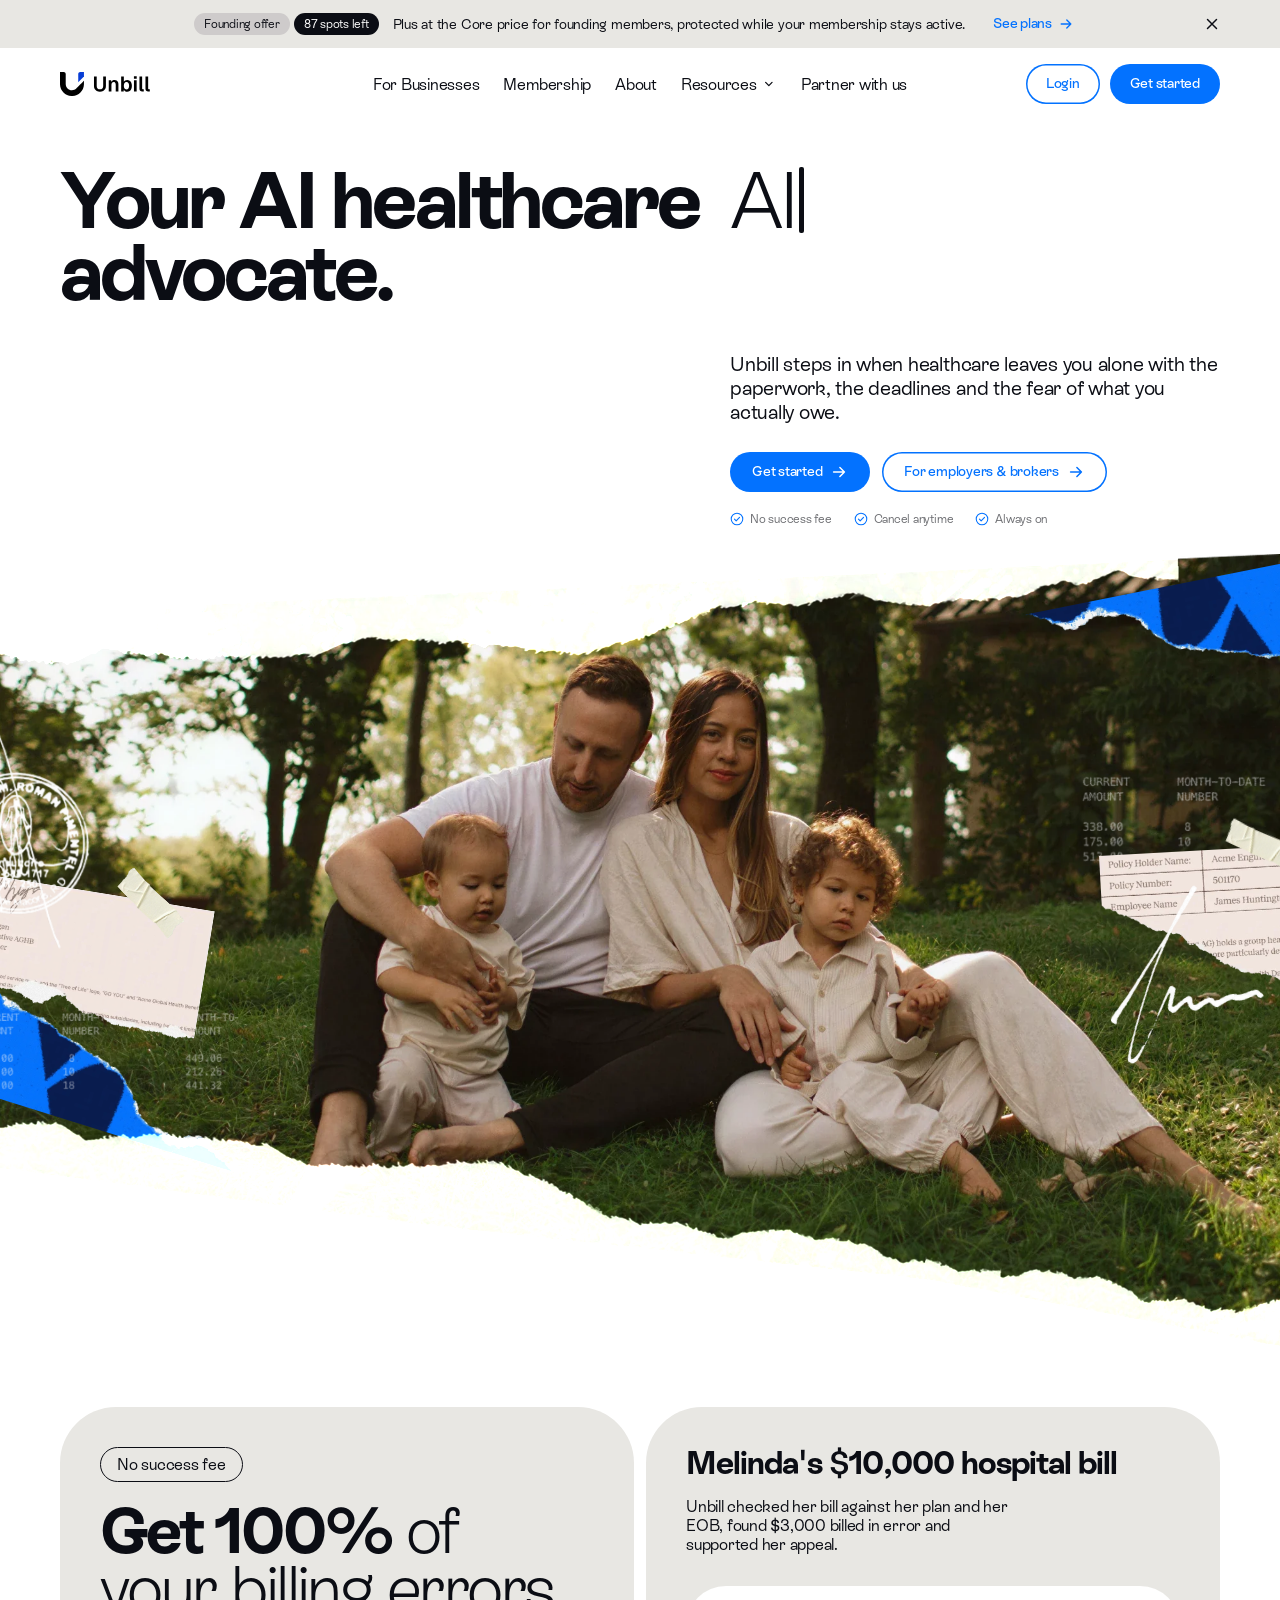
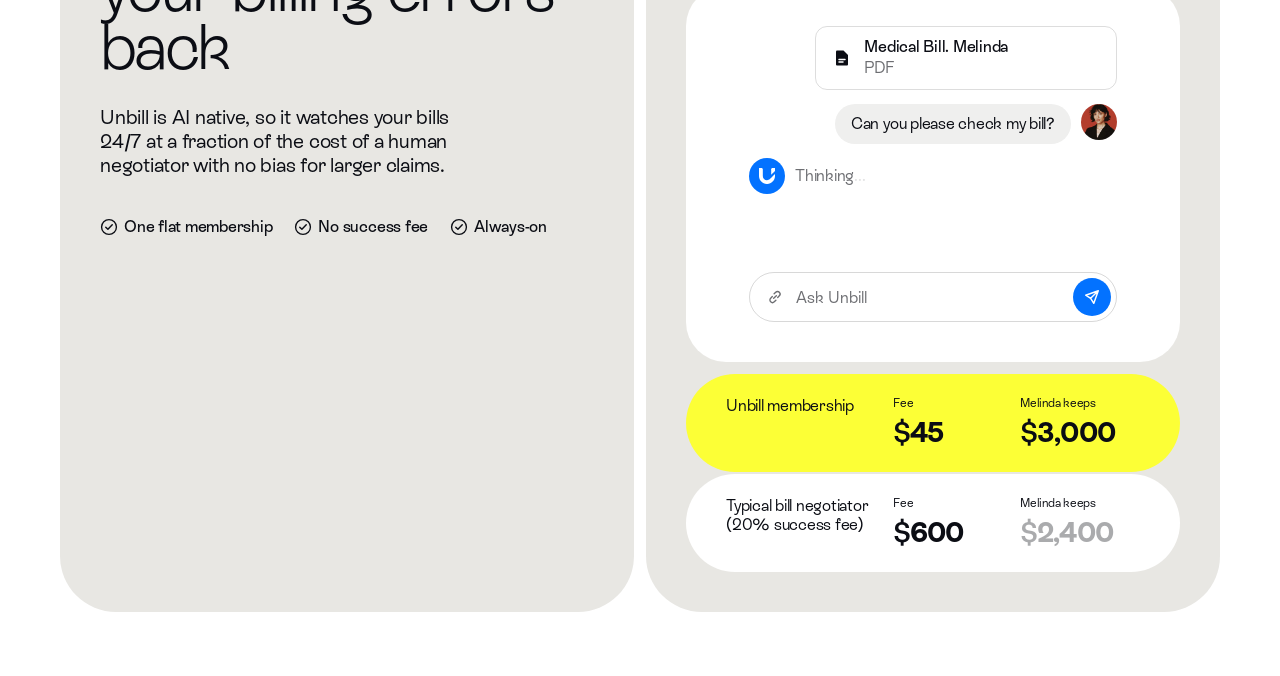
<file: concepts/03-always-on/index.html>
<!doctype html>
<html lang="en">
<head>
  <meta charset="utf-8">
  <meta name="viewport" content="width=device-width, initial-scale=1">
  <title>Unbill Always On</title>
  <link rel="stylesheet" href="styles.css">
  <script>document.documentElement.classList.add('js');</script>
</head>
<body>

  <svg width="0" height="0" style="position:absolute" aria-hidden="true">
    <symbol id="i-check" viewBox="0 0 20 20"><circle cx="10" cy="10" r="8.25" fill="none" stroke="currentColor" stroke-width="1.5"/><path d="M6.4 10.2l2.4 2.4 4.8-5" fill="none" stroke="currentColor" stroke-width="1.6" stroke-linecap="round" stroke-linejoin="round"/></symbol>
    <symbol id="i-arrow" viewBox="0 0 20 20"><path d="M4 10h12M11 5l5 5-5 5" fill="none" stroke="currentColor" stroke-width="1.7" stroke-linecap="round" stroke-linejoin="round"/></symbol>
    <symbol id="i-arrow-ne" viewBox="0 0 20 20"><path d="M6 14L14 6M7.5 6H14v6.5" fill="none" stroke="currentColor" stroke-width="1.6" stroke-linecap="round" stroke-linejoin="round"/></symbol>
    <symbol id="i-chevron" viewBox="0 0 20 20"><path d="M6 8l4 4 4-4" fill="none" stroke="currentColor" stroke-width="1.6" stroke-linecap="round" stroke-linejoin="round"/></symbol>
    <symbol id="i-close" viewBox="0 0 20 20"><path d="M5 5l10 10M15 5L5 15" fill="none" stroke="currentColor" stroke-width="1.6" stroke-linecap="round"/></symbol>
    <symbol id="i-file" viewBox="0 0 20 20"><path d="M5 2.5h6.5L16 7v9.5a1 1 0 0 1-1 1H5a1 1 0 0 1-1-1v-13a1 1 0 0 1 1-1z" fill="currentColor"/><path d="M7 11.5h6M7 14h4" stroke="#fff" stroke-width="1.5" stroke-linecap="round"/></symbol>
    <symbol id="i-link" viewBox="0 0 20 20"><path d="M8.5 11.5l3-3M7 9.5l-1.8 1.8a2.8 2.8 0 0 0 4 4L11 13.5M13 10.5l1.8-1.8a2.8 2.8 0 0 0-4-4L9 6.5" fill="none" stroke="currentColor" stroke-width="1.5" stroke-linecap="round"/></symbol>
    <symbol id="i-send" viewBox="0 0 20 20"><path d="M17 3L8.5 11.5M17 3l-5 14-3.5-5.5L3 8z" fill="none" stroke="currentColor" stroke-width="1.6" stroke-linejoin="round" stroke-linecap="round"/></symbol>
    <symbol id="i-u" viewBox="0 0 124 124"><path d="M123.98 0V23.22L94.41 52.79V10.47C94.41 4.69 99.1 0 104.88 0H123.98Z" fill="currentColor"/><path d="M123.98 45.83V64.51C122.69 96.77 96.77 122.69 64.51 123.98H59.47C27.21 122.69 1.29 96.77 0 64.51V0H19.1C24.88 0 29.57 4.69 29.57 10.47V61.44C29.57 79.35 43.86 94.29 61.77 94.41C70.53 94.47 78.49 91.05 84.36 85.46L84.44 85.38C84.76 85.07 123.98 45.83 123.98 45.83Z" fill="currentColor"/></symbol>
  </svg>

  <!-- STICKY HEADER: announcement + nav travel together -->
  <div class="topbar">
  <aside class="announce" id="announce" aria-label="Founding member offer">
    <p><span class="announce__pills"><span class="announce__tag">Founding offer</span><span class="announce__pill">87 spots left</span></span> <span>Plus at the Core price for founding members, protected while your membership stays active.</span> <a class="announce__link" href="#"><span>See plans</span><svg class="icon"><use href="#i-arrow"/></svg></a></p>
    <button class="announce__close" type="button" aria-label="Dismiss announcement"><svg class="icon"><use href="#i-close"/></svg></button>
  </aside>

  <div class="nav-wrap">
    <header class="nav">
      <a class="nav__logo" href="#" aria-label="Unbill home"><img src="../../assets/logo-dark.svg" alt="Unbill"></a>
      <nav class="nav__links" aria-label="Main">
        <a href="#">For Businesses</a>
        <a href="#">Membership</a>
        <a href="#">About</a>
        <div class="dropdown">
          <button class="dropdown__toggle" type="button" aria-expanded="false" aria-controls="resources-menu">
            Resources <svg class="icon"><use href="#i-chevron"/></svg>
          </button>
          <div class="dropdown__menu" id="resources-menu">
            <ul>
              <li><a href="#"><b>Blog</b><span>Stories, news and product updates</span></a></li>
              <li><a href="#"><b>Learning hub</b><span>Plain-English guides to bills, EOBs and appeals</span></a></li>
              <li><a href="#"><b>Trust center</b><span>How we protect your health data</span></a></li>
            </ul>
          </div>
        </div>
        <a href="#">Partner with us</a>
      </nav>
      <div class="nav__cta">
        <a class="btn btn--outline btn--sm" href="#"><span class="btn__bg" aria-hidden="true"></span><span class="btn__track"><span class="btn__label">Login</span></span></a>
        <a class="btn btn--blue btn--sm" href="#"><span class="btn__bg" aria-hidden="true"></span><span class="btn__track"><span class="btn__label">Get started</span></span></a>
        <button class="nav__burger" type="button" aria-expanded="false" aria-controls="mobile-menu" aria-label="Open menu"><i></i><i></i></button>
      </div>
    </header>
    <nav class="mnav" id="mobile-menu" aria-label="Main" hidden>
      <a href="#">For Businesses</a>
      <a href="#">Membership</a>
      <a href="#">About</a>
      <details class="mnav__group">
        <summary>Resources <svg class="icon"><use href="#i-chevron"/></svg></summary>
        <a href="#">Blog</a>
        <a href="#">Learning hub</a>
        <a href="#">Trust center</a>
      </details>
      <a href="#">Partner with us</a>
      <a class="mnav__login" href="#">Login</a>
    </nav>
  </div>
  </div>

  <!-- HERO: bold claim on the left, light promise and actions on the right -->
  <section class="hero" aria-label="Introduction">
    <h1 class="hero__title" aria-label="Your AI healthcare advocate. Always on.">
      <span class="hero__strong" aria-hidden="true"><span class="word" style="--i:0"><span>Your</span></span> <span class="word" style="--i:1"><span>AI</span></span> <span class="word" style="--i:2"><span>healthcare</span></span> <span class="word" style="--i:3"><span>advocate.</span></span></span>
    </h1>
    <div class="hero__side">
      <p class="hero__light typer" aria-hidden="true">
        <span class="typer__ghost">Always with you.</span>
        <span class="typer__line"><span class="typer__text">Always on.</span><span class="typer__cursor"></span></span>
      </p>
      <p class="hero__lede">Unbill steps in when healthcare leaves you alone with the paperwork, the deadlines and the fear of what you actually owe.</p>
      <div class="hero__ctas">
        <a class="btn btn--blue btn--glide" href="#"><span class="btn__bg" aria-hidden="true"></span><span class="btn__track"><svg class="icon btn__arrow btn__arrow--in" aria-hidden="true"><use href="#i-arrow"/></svg><span class="btn__label">Get started</span><svg class="icon btn__arrow btn__arrow--out" aria-hidden="true"><use href="#i-arrow"/></svg></span></a>
        <a class="btn btn--outline btn--glide" href="#"><span class="btn__bg" aria-hidden="true"></span><span class="btn__track"><svg class="icon btn__arrow btn__arrow--in" aria-hidden="true"><use href="#i-arrow"/></svg><span class="btn__label">For employers &amp; brokers</span><svg class="icon btn__arrow btn__arrow--out" aria-hidden="true"><use href="#i-arrow"/></svg></span></a>
      </div>
      <ul class="ticks ticks--hero">
        <li><svg class="icon"><use href="#i-check"/></svg>No success fee</li>
        <li><svg class="icon"><use href="#i-check"/></svg>Cancel anytime</li>
        <li><svg class="icon"><use href="#i-check"/></svg>Always on</li>
      </ul>
    </div>
  </section>

  <!-- PHOTO BAND: torn top and bottom, paper collage pinned along both sides -->
  <!-- PHOTO BAND: photo, torn paper strips and collage are separate layers, each drifting with the mouse at its own depth -->
  <div class="band">
    <img class="band__photo" src="../../assets/img/band-photo.webp" alt="A mother and father sitting on the grass with their two young children" width="2000" height="1239" style="--depth:4">
    <div class="papers" aria-hidden="true">
      <!-- blue torn scraps are part of the picture: clipped to the photo, moving with it, and torn by the same paper edge -->
      <span class="piece papers__clip" style="--depth:4; --d:.3s">
        <span class="piece--purple-a"><img src="../../assets/img/collage-torn-blue.webp" alt=""></span>
        <span class="piece--purple-b"><img src="../../assets/img/collage-torn-blue.webp" alt=""></span>
      </span>
      <span class="piece piece--paper piece--edges" style="--depth:5; --d:.45s"><img src="../../assets/img/paper-edges.webp" alt=""></span>
      <span class="piece piece--figures-a" style="--depth:6; --d:.6s"><img src="../../assets/img/collage-figures.webp" alt=""></span>
      <span class="piece piece--figures-b" style="--depth:6; --d:.62s"><img src="../../assets/img/collage-figures.webp" alt=""></span>
      <span class="piece piece--letter" style="--depth:14; --d:.66s"><img src="../../assets/img/collage-letter.webp" alt=""></span>
      <span class="piece piece--policy" style="--depth:13; --d:.68s"><img src="../../assets/img/collage-policy.webp" alt=""></span>
      <span class="piece piece--stamp" style="--depth:18; --d:.74s"><img src="../../assets/img/collage-stamp-hd.webp" alt=""></span>
      <span class="piece piece--tape-a" style="--depth:16; --d:.8s"><img src="../../assets/img/collage-tape.webp" alt=""></span>
      <span class="piece piece--tape-b" style="--depth:16; --d:.82s"><img src="../../assets/img/collage-tape.webp" alt=""></span>
      <span class="piece piece--signature" style="--depth:20; --d:.9s"><img src="../../assets/img/collage-signature.webp" alt=""></span>
    </div>
  </div>
  </div>

  <!-- PRICING -->
  <section class="pricing" aria-labelledby="pricing-title">
    <div class="pricing__pitch">
      <p class="pill reveal">No success fee</p>
      <h2 id="pricing-title" aria-label="Get 100% of your billing errors back"><span aria-hidden="true"><span class="h2__bold"><span class="word" style="--i:0"><span>Get</span></span> <span class="word" style="--i:1"><span>100%</span></span></span> <span class="h2__light"><span class="word" style="--i:2"><span>of</span></span> <span class="word" style="--i:3"><span>your</span></span> <span class="word" style="--i:4"><span>billing</span></span> <span class="word" style="--i:5"><span>errors</span></span> <span class="word" style="--i:6"><span>back</span></span></span></span></h2>
      <p class="pricing__lede reveal" style="--d:.35s">Unbill is AI native, so it watches your bills 24/7 at a fraction of the cost of a human negotiator with no bias for larger claims.</p>
      <ul class="ticks ticks--lg">
        <li class="reveal" style="--d:.5s"><svg class="icon"><use href="#i-check"/></svg>One flat membership</li>
        <li class="reveal" style="--d:.6s"><svg class="icon"><use href="#i-check"/></svg>No success fee</li>
        <li class="reveal" style="--d:.7s"><svg class="icon"><use href="#i-check"/></svg>Always-on</li>
      </ul>
    </div>

    <div class="case reveal reveal--late">
      <h3>Melinda's $10,000 hospital bill</h3>
      <p class="case__text">Unbill checked her bill against her plan and her EOB, found $3,000 billed in error and supported her appeal.</p>
      <!-- the chat, played once when it scrolls into view -->
      <div class="chat" id="chat" aria-label="Example conversation with Unbill">
        <div class="chat__log" aria-live="polite">
          <div class="chat__file">
            <svg class="icon"><use href="#i-file"/></svg>
            <div><b>Medical Bill. Melinda</b><span>PDF</span></div>
          </div>
          <div class="chat__row chat__row--user">
            <p class="chat__bubble">Can you please check my bill?</p>
            <img class="chat__avatar" src="../../assets/img/avatar-melinda.jpg" alt="Melinda" width="40" height="40">
          </div>
          <div class="chat__row chat__row--bot chat__answer" hidden>
            <span class="chat__bot" aria-hidden="true"><svg><use href="#i-u"/></svg></span>
            <p class="chat__thinking">Thinking<span class="dots"><i>.</i><i>.</i><i>.</i></span></p>
            <div class="chat__reply" hidden>
              <p>I checked your bill against your plan and your EOB. <b>$3,000 was billed in error:</b></p>
              <ul>
                <li><span>Duplicate lab panel</span><b>$312</b></li>
                <li><span>ER visit coded too high</span><b>$1,880</b></li>
                <li><span>Facility fee your plan covers</span><b>$808</b></li>
              </ul>
              <p class="chat__chip"><svg class="icon"><use href="#i-file"/></svg>Appeal letter drafted</p>
            </div>
          </div>
        </div>
        <form class="chat__input" id="chat-form">
          <svg class="icon"><use href="#i-link"/></svg>
          <label class="visually-hidden" for="chat-q">Ask Unbill</label>
          <input id="chat-q" type="text" placeholder="Ask Unbill" autocomplete="off">
          <button class="chat__send" type="submit" aria-label="Send"><svg class="icon chat__send-out"><use href="#i-send"/></svg><svg class="icon chat__send-in" aria-hidden="true"><use href="#i-send"/></svg></button>
        </form>
      </div>

      <div class="fees">
        <div class="fee fee--unbill">
          <p class="fee__who">Unbill membership</p>
          <div><span>Fee</span><b>$45</b></div>
          <div><span>Melinda keeps</span><b>$3,000</b></div>
        </div>
        <div class="fee">
          <p class="fee__who">Typical bill negotiator (20% success fee)</p>
          <div><span>Fee</span><b>$600</b></div>
          <div><span>Melinda keeps</span><b class="fee__muted">$2,400</b></div>
        </div>
      </div>
    </div>
  </section>

  <script>
    // Announcement bar: dismiss.
    document.querySelector('.announce__close').addEventListener('click', function () {
      document.getElementById('announce').hidden = true;
    });

    // Nav: as soon as the page scrolls, the bar lifts into a floating white pill under the banner.
    (function () {
      var wrap = document.querySelector('.nav-wrap');
      var ticking = false;
      function update() {
        wrap.classList.toggle('is-floating', window.scrollY > 4);
        ticking = false;
      }
      window.addEventListener('scroll', function () {
        if (!ticking) { ticking = true; requestAnimationFrame(update); }
      }, { passive: true });
      update();
    })();

    // Headline: types "Always on.", deletes back to "Always ", types "with you.", and loops.
    (function () {
      var el = document.querySelector('.typer__text');
      var typer = document.querySelector('.typer');
      var phrases = ['Always with you.', 'Always on.'];
      if (matchMedia('(prefers-reduced-motion: reduce)').matches) return;   // keep the final phrase

      var TYPE = 70, ERASE = 38, HOLD = [1700, 3800];
      var i = 0;
      function commonPrefix(a, b) { var n = 0; while (n < a.length && a[n] === b[n]) n++; return n; }
      function wait(ms) { return new Promise(function (r) { setTimeout(r, ms); }); }
      async function typeTo(target) {
        typer.classList.add('is-typing');
        var cur = el.textContent;
        var keep = commonPrefix(cur, target);
        while (el.textContent.length > keep) {                     // erase back to the shared start
          el.textContent = el.textContent.slice(0, -1);
          await wait(ERASE);
        }
        for (var k = keep; k < target.length; k++) {              // type the rest, a little unevenly
          el.textContent = target.slice(0, k + 1);
          await wait(TYPE + Math.random() * 45 - 15);
        }
        typer.classList.remove('is-typing');
      }
      async function run() {
        el.textContent = '';
        await wait(1300);                                         // let the load animation land first
        for (;;) {
          await typeTo(phrases[i]);
          await wait(HOLD[i]);
          i = (i + 1) % phrases.length;
        }
      }
      run();
    })();

    // Paper collage: each sheet drifts with the mouse at its own depth (eased, desktop only).
    (function () {
      var hero = document.querySelector('.band');
      var items = [].slice.call(hero.querySelectorAll('[style*="--depth"]'));
      if (matchMedia('(prefers-reduced-motion: reduce)').matches || !matchMedia('(hover: hover)').matches) return;
      var tx = 0, ty = 0, x = 0, y = 0, raf = null;
      function frame() {
        x += (tx - x) * 0.08;
        y += (ty - y) * 0.08;
        items.forEach(function (el) {
          var d = parseFloat(getComputedStyle(el).getPropertyValue('--depth')) || 6;
          el.style.setProperty('--px', (x * d).toFixed(2) + 'px');
          el.style.setProperty('--py', (y * d * 0.6).toFixed(2) + 'px');
        });
        raf = (Math.abs(tx - x) > 0.001 || Math.abs(ty - y) > 0.001) ? requestAnimationFrame(frame) : null;
      }
      function kick() { if (!raf) raf = requestAnimationFrame(frame); }
      hero.addEventListener('pointermove', function (e) {
        var r = hero.getBoundingClientRect();
        tx = ((e.clientX - r.left) / r.width - 0.5) * 2;      // -1 … 1
        ty = ((e.clientY - r.top) / r.height - 0.5) * 2;
        kick();
      });
      hero.addEventListener('pointerleave', function () { tx = 0; ty = 0; kick(); });
    })();

    // Scroll reveal for the pricing section.
    (function () {
      var targets = [].slice.call(document.querySelectorAll('.pricing h2, .reveal'));
      function show(el) { el.classList.add('is-in'); }
      if (matchMedia('(prefers-reduced-motion: reduce)').matches || !('IntersectionObserver' in window)) { targets.forEach(show); return; }
      var io = new IntersectionObserver(function (entries) {
        entries.forEach(function (e) { if (e.isIntersecting) { show(e.target); io.unobserve(e.target); } });
      }, { threshold: 0.2, rootMargin: '0px 0px -8% 0px' });
      targets.forEach(function (el) { io.observe(el); });
    })();

    // Mobile menu: the burger opens a full-width panel under the bar.
    (function () {
      var btn = document.querySelector('.nav__burger');
      var panel = document.getElementById('mobile-menu');
      function set(open) {
        btn.setAttribute('aria-expanded', String(open));
        btn.setAttribute('aria-label', open ? 'Close menu' : 'Open menu');
        panel.hidden = !open;
        document.documentElement.classList.toggle('menu-open', open);
      }
      btn.addEventListener('click', function () { set(btn.getAttribute('aria-expanded') !== 'true'); });
      panel.addEventListener('click', function (e) { if (e.target.closest('a')) set(false); });
      document.addEventListener('keydown', function (e) { if (e.key === 'Escape' && !panel.hidden) { set(false); btn.focus(); } });
      matchMedia('(min-width: 901px)').addEventListener('change', function (m) { if (m.matches) set(false); });
    })();

    // Resources dropdown: shows only while the pointer is over Resources or its panel.
    // Keyboard users open it with Enter/Space/ArrowDown; touch users with a tap.
    (function () {
      var dd = document.querySelector('.dropdown');
      var toggle = dd.querySelector('.dropdown__toggle');
      var closeTimer;
      function set(open) {
        clearTimeout(closeTimer);
        dd.classList.toggle('is-open', open);
        toggle.setAttribute('aria-expanded', String(open));
      }
      dd.addEventListener('pointerenter', function (e) { if (e.pointerType === 'mouse') set(true); });
      dd.addEventListener('pointerleave', function (e) {
        if (e.pointerType !== 'mouse') return;
        clearTimeout(closeTimer);
        closeTimer = setTimeout(function () { set(false); }, 120);
      });
      toggle.addEventListener('click', function (e) {
        if (e.detail > 0 && matchMedia('(hover: hover)').matches) return;
        set(!dd.classList.contains('is-open'));
      });
      toggle.addEventListener('keydown', function (e) {
        if (e.key === 'ArrowDown') { e.preventDefault(); set(true); dd.querySelector('.dropdown__menu a').focus(); }
      });
      dd.addEventListener('keydown', function (e) {
        if (e.key === 'Escape') { set(false); toggle.focus(); }
      });
      dd.addEventListener('focusout', function (e) { if (!dd.contains(e.relatedTarget)) set(false); });
      document.addEventListener('click', function (e) { if (!dd.contains(e.target)) set(false); });
    })();

    // Chat: once the card is well into view, Unbill shows "Thinking..." and then its findings.
    (function () {
      var chat = document.getElementById('chat');
      var answer = chat.querySelector('.chat__answer');
      var thinking = chat.querySelector('.chat__thinking');
      var reply = chat.querySelector('.chat__reply');
      var reduce = matchMedia('(prefers-reduced-motion: reduce)').matches;
      function think() {
        answer.hidden = false;
        chat.classList.add('is-thinking');
      }
      function respond() {
        thinking.hidden = true;
        reply.hidden = false;
        chat.classList.remove('is-thinking');
        chat.classList.add('is-answered');
      }
      if (reduce || !('IntersectionObserver' in window)) { think(); respond(); }
      else {
        var io = new IntersectionObserver(function (entries) {
          if (!entries[0].isIntersecting) return;
          io.disconnect();
          setTimeout(think, 400);
          setTimeout(respond, 400 + 2400);
        }, { threshold: 0.55 });
        io.observe(chat);
      }

      // The input is a demo: a question gets a short canned answer.
      var form = document.getElementById('chat-form');
      var input = document.getElementById('chat-q');
      var log = chat.querySelector('.chat__log');
      form.addEventListener('submit', function (e) {
        e.preventDefault();
        var q = input.value.trim();
        if (!q) return;
        var mine = document.createElement('div');
        mine.className = 'chat__row chat__row--user';
        var bubble = document.createElement('p');
        bubble.className = 'chat__bubble';
        bubble.textContent = q;
        mine.appendChild(bubble);
        var theirs = document.createElement('div');
        theirs.className = 'chat__row chat__row--bot';
        theirs.innerHTML = '<span class="chat__bot" aria-hidden="true"><svg><use href="#i-u"/></svg></span>' +
          '<div class="chat__reply"><p>This is a preview. Create your account and Unbill will answer with your own bills and plan.</p></div>';
        log.appendChild(mine);
        log.appendChild(theirs);
        log.scrollTop = log.scrollHeight;
        input.value = '';
      });
    })();
  </script>
</body>
</html>
</file>
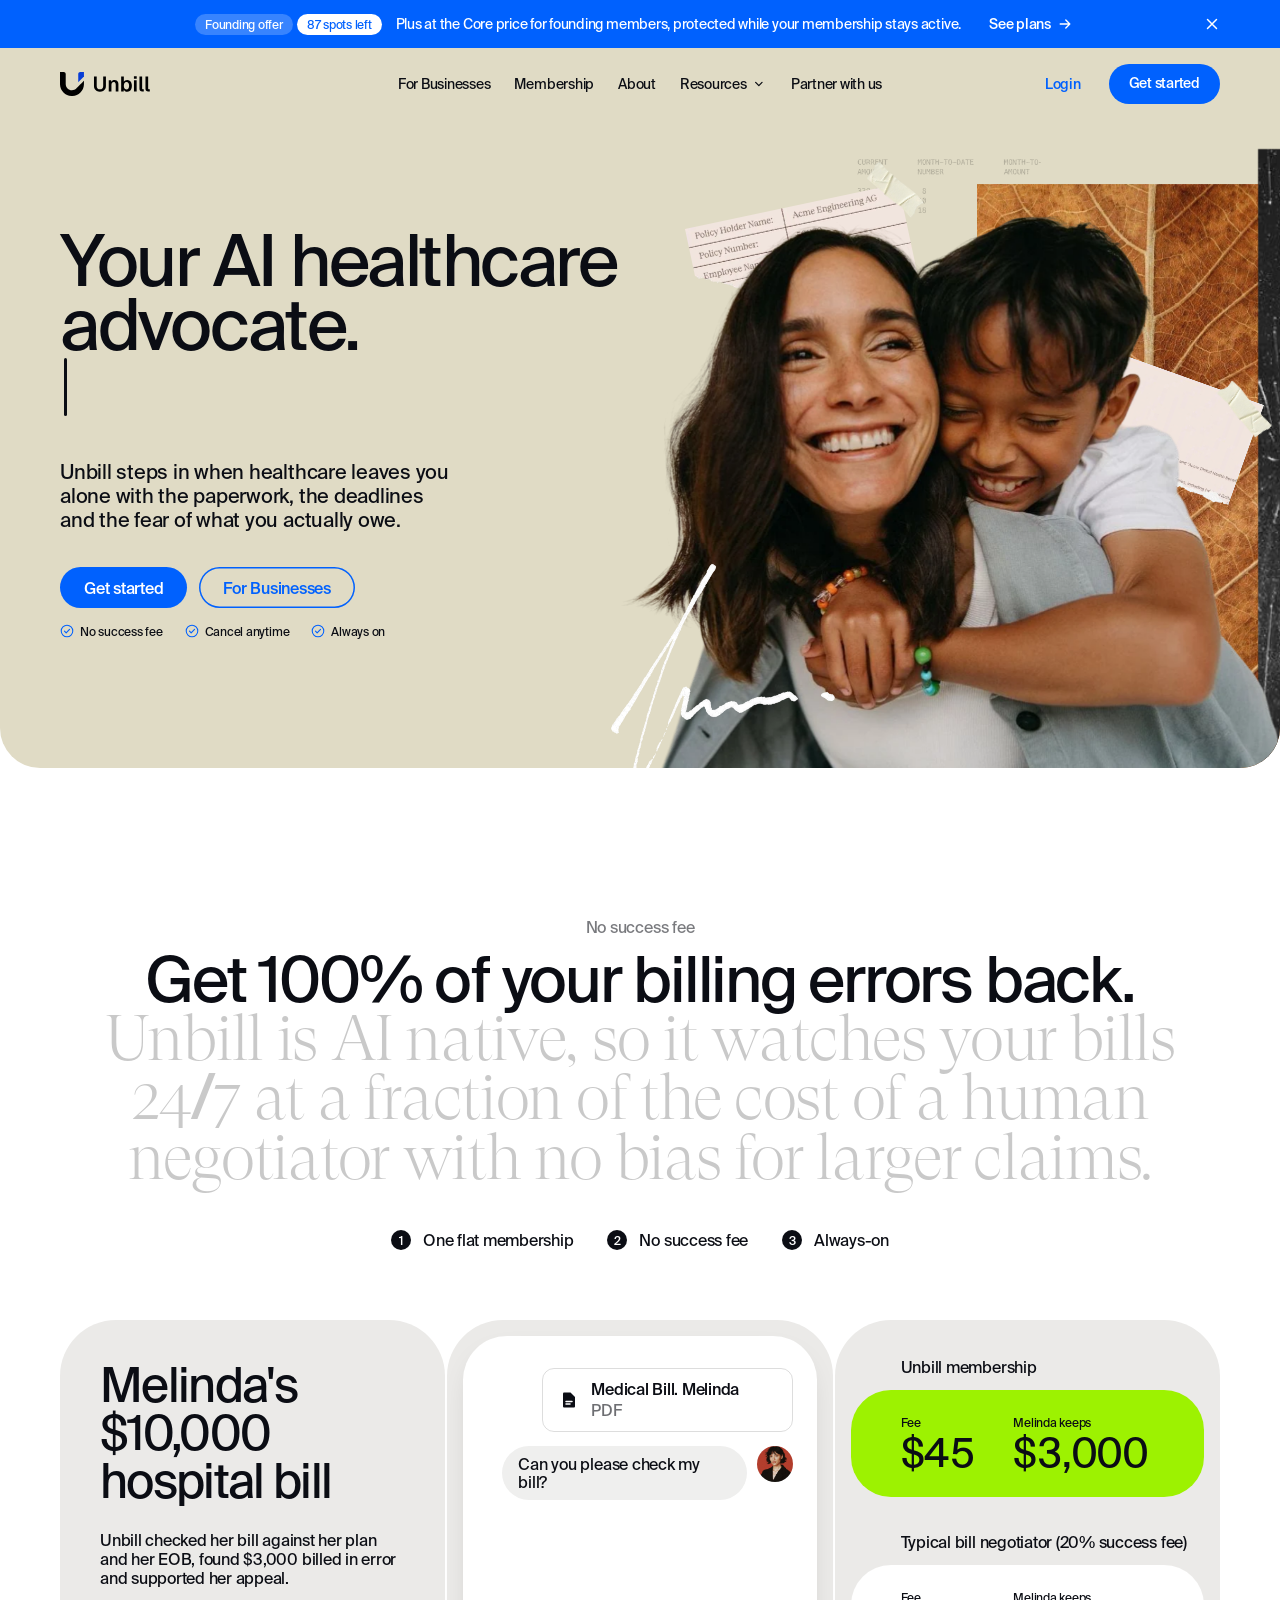
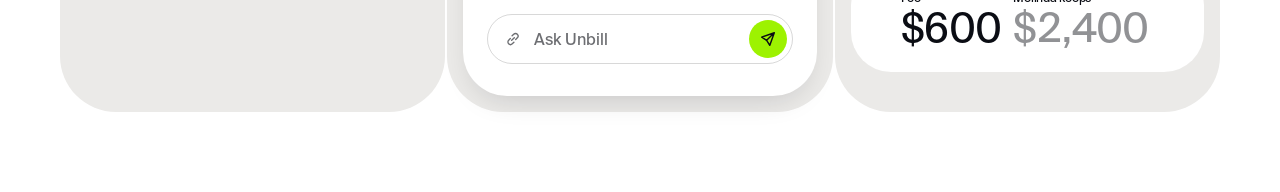
<file: concepts/04-always-with-you-beige/index.html>
<!doctype html>
<html lang="en">
<head>
  <meta charset="utf-8">
  <meta name="viewport" content="width=device-width, initial-scale=1">
  <title>Unbill Always With You Beige</title>
  <link rel="stylesheet" href="styles.css">
  <script>document.documentElement.classList.add('js');</script>
</head>
<body>

  <svg width="0" height="0" style="position:absolute" aria-hidden="true">
    <symbol id="i-check" viewBox="0 0 20 20"><circle cx="10" cy="10" r="8.25" fill="none" stroke="currentColor" stroke-width="1.5"/><path d="M6.4 10.2l2.4 2.4 4.8-5" fill="none" stroke="currentColor" stroke-width="1.6" stroke-linecap="round" stroke-linejoin="round"/></symbol>
    <symbol id="i-arrow" viewBox="0 0 20 20"><path d="M4 10h12M11 5l5 5-5 5" fill="none" stroke="currentColor" stroke-width="1.7" stroke-linecap="round" stroke-linejoin="round"/></symbol>
    <symbol id="i-arrow-ne" viewBox="0 0 20 20"><path d="M6 14L14 6M7.5 6H14v6.5" fill="none" stroke="currentColor" stroke-width="1.6" stroke-linecap="round" stroke-linejoin="round"/></symbol>
    <symbol id="i-chevron" viewBox="0 0 20 20"><path d="M6 8l4 4 4-4" fill="none" stroke="currentColor" stroke-width="1.6" stroke-linecap="round" stroke-linejoin="round"/></symbol>
    <symbol id="i-close" viewBox="0 0 20 20"><path d="M5 5l10 10M15 5L5 15" fill="none" stroke="currentColor" stroke-width="1.6" stroke-linecap="round"/></symbol>
    <symbol id="i-file" viewBox="0 0 20 20"><path d="M5 2.5h6.5L16 7v9.5a1 1 0 0 1-1 1H5a1 1 0 0 1-1-1v-13a1 1 0 0 1 1-1z" fill="currentColor"/><path d="M7 11.5h6M7 14h4" stroke="#fff" stroke-width="1.5" stroke-linecap="round"/></symbol>
    <symbol id="i-link" viewBox="0 0 20 20"><path d="M8.5 11.5l3-3M7 9.5l-1.8 1.8a2.8 2.8 0 0 0 4 4L11 13.5M13 10.5l1.8-1.8a2.8 2.8 0 0 0-4-4L9 6.5" fill="none" stroke="currentColor" stroke-width="1.5" stroke-linecap="round"/></symbol>
    <symbol id="i-send" viewBox="0 0 20 20"><path d="M17 3L8.5 11.5M17 3l-5 14-3.5-5.5L3 8z" fill="none" stroke="currentColor" stroke-width="1.6" stroke-linejoin="round" stroke-linecap="round"/></symbol>
    <symbol id="i-u" viewBox="0 0 124 124"><path d="M123.98 0V23.22L94.41 52.79V10.47C94.41 4.69 99.1 0 104.88 0H123.98Z" fill="currentColor"/><path d="M123.98 45.83V64.51C122.69 96.77 96.77 122.69 64.51 123.98H59.47C27.21 122.69 1.29 96.77 0 64.51V0H19.1C24.88 0 29.57 4.69 29.57 10.47V61.44C29.57 79.35 43.86 94.29 61.77 94.41C70.53 94.47 78.49 91.05 84.36 85.46L84.44 85.38C84.76 85.07 123.98 45.83 123.98 45.83Z" fill="currentColor"/></symbol>
  </svg>

  <!-- STICKY HEADER: announcement + nav travel together -->
  <div class="topbar">
  <aside class="announce" id="announce" aria-label="Founding member offer">
    <p><span class="announce__pills"><span class="announce__tag">Founding offer</span><span class="announce__pill">87 spots left</span></span> <span>Plus at the Core price for founding members, protected while your membership stays active.</span> <a class="announce__link" href="#"><span>See plans</span><svg class="icon"><use href="#i-arrow"/></svg></a></p>
    <button class="announce__close" type="button" aria-label="Dismiss announcement"><svg class="icon"><use href="#i-close"/></svg></button>
  </aside>

  <div class="nav-wrap">
    <header class="nav">
      <a class="nav__logo" href="#" aria-label="Unbill home"><img src="../../assets/logo-dark.svg" alt="Unbill"></a>
      <nav class="nav__links" aria-label="Main">
        <a href="#">For Businesses</a>
        <a href="#">Membership</a>
        <a href="#">About</a>
        <div class="dropdown">
          <button class="dropdown__toggle" type="button" aria-expanded="false" aria-controls="resources-menu">
            Resources <svg class="icon"><use href="#i-chevron"/></svg>
          </button>
          <div class="dropdown__menu" id="resources-menu">
            <ul>
              <li><a href="#"><b>Blog</b><span>Stories, news and product updates</span></a></li>
              <li><a href="#"><b>Learning hub</b><span>Plain-English guides to bills, EOBs and appeals</span></a></li>
              <li><a href="#"><b>Trust center</b><span>How we protect your health data</span></a></li>
            </ul>
          </div>
        </div>
        <a href="#">Partner with us</a>
      </nav>
      <div class="nav__cta">
        <a class="nav__login" href="#">Login</a>
        <a class="btn btn--blue btn--sm" href="#"><span class="btn__bg" aria-hidden="true"></span><span class="btn__track"><span class="btn__label">Get started</span></span></a>
        <button class="nav__burger" type="button" aria-expanded="false" aria-controls="mobile-menu" aria-label="Open menu"><i></i><i></i></button>
      </div>
    </header>
    <nav class="mnav" id="mobile-menu" aria-label="Main" hidden>
      <a href="#">For Businesses</a>
      <a href="#">Membership</a>
      <a href="#">About</a>
      <details class="mnav__group">
        <summary>Resources <svg class="icon"><use href="#i-chevron"/></svg></summary>
        <a href="#">Blog</a>
        <a href="#">Learning hub</a>
        <a href="#">Trust center</a>
      </details>
      <a href="#">Partner with us</a>
      <a class="mnav__login" href="#">Login</a>
    </nav>
  </div>
  </div>

  <!-- HERO: beige card, copy on the left, photo collage on the right -->
  <section class="hero" aria-label="Introduction">
    <div class="hero__copy">
      <h1 class="hero__title" aria-label="Your AI healthcare advocate. Always with you.">
        <span class="hero__strong" aria-hidden="true"><span class="word" style="--i:0"><span>Your</span></span> <span class="word" style="--i:1"><span>AI</span></span> <span class="word" style="--i:2"><span>healthcare</span></span> <span class="word" style="--i:3"><span>advocate.</span></span></span>
        <span class="hero__serif typer" aria-hidden="true">
          <span class="typer__ghost">Always with you.</span>
          <span class="typer__line"><span class="typer__text">Always with you.</span><span class="typer__cursor"></span></span>
        </span>
      </h1>
      <p class="hero__lede">Unbill steps in when healthcare leaves you alone with the paperwork, the deadlines and the fear of what you actually owe.</p>
      <div class="hero__ctas">
        <a class="btn btn--blue" href="#"><span class="btn__bg" aria-hidden="true"></span><span class="btn__track"><span class="btn__label">Get started</span></span></a>
        <a class="btn btn--outline" href="#"><span class="btn__bg" aria-hidden="true"></span><span class="btn__track"><span class="btn__label">For Businesses</span></span></a>
      </div>
      <ul class="ticks ticks--hero">
        <li><svg class="icon"><use href="#i-check"/></svg>No success fee</li>
        <li><svg class="icon"><use href="#i-check"/></svg>Cancel anytime</li>
        <li><svg class="icon"><use href="#i-check"/></svg>Always on</li>
      </ul>
    </div>
    <div class="hero__art">
        <span class="piece piece--figures" style="--depth:6; --d:.5s"><img src="../../assets/img/collage-figures.webp" alt=""></span>
        <span class="piece piece--policy" style="--depth:10; --d:.55s"><img src="../../assets/img/collage-policy.webp" alt=""></span>
        <span class="piece piece--tape-a" style="--depth:14; --d:.75s"><img src="../../assets/img/collage-tape.webp" alt=""></span>
        <span class="piece piece--leaf" style="--depth:5; --d:.45s"><img src="../../assets/img/collage-leaf.webp" alt=""></span>
        <span class="piece piece--film" style="--depth:3; --d:.4s"><img src="../../assets/img/collage-film-edge.webp" alt=""></span>
        <span class="piece piece--letter" style="--depth:9; --d:.6s"><img src="../../assets/img/collage-letter.webp" alt=""></span>
        <span class="piece piece--photo" style="--depth:4; --d:.35s"><img src="../../assets/img/hero-mom-son.webp" alt="A mother laughing as her son hugs her from behind"></span>
        <span class="piece piece--signature" style="--depth:16; --d:.85s"><img src="../../assets/img/collage-signature.webp" alt=""></span>
        <span class="piece piece--tape-b" style="--depth:14; --d:.8s"><img src="../../assets/img/collage-tape.webp" alt=""></span>
    </div>
  </section>

  <!-- STATEMENT: the sentence fills in as you scroll -->
  <section class="statement-wrap" aria-labelledby="statement-title">
    <p class="eyebrow reveal">No success fee</p>
    <h2 id="statement-title" class="statement"><span class="statement__sans"><span class="word" style="--i:0">Get</span> <span class="word" style="--i:1">100%</span> <span class="word" style="--i:2">of</span> <span class="word" style="--i:3">your</span> <span class="word" style="--i:4">billing</span> <span class="word" style="--i:5">errors</span> <span class="word" style="--i:6">back.</span></span> <span class="statement__serif"><span class="fill" style="--i:7">Unbill</span> <span class="fill" style="--i:8">is</span> <span class="fill" style="--i:9">AI</span> <span class="fill" style="--i:10">native,</span> <span class="fill" style="--i:11">so</span> <span class="fill" style="--i:12">it</span> <span class="fill" style="--i:13">watches</span> <span class="fill" style="--i:14">your</span> <span class="fill" style="--i:15">bills</span> <span class="fill" style="--i:16">24/7</span> <span class="fill" style="--i:17">at</span> <span class="fill" style="--i:18">a</span> <span class="fill" style="--i:19">fraction</span> <span class="fill" style="--i:20">of</span> <span class="fill" style="--i:21">the</span> <span class="fill" style="--i:22">cost</span> <span class="fill" style="--i:23">of</span> <span class="fill" style="--i:24">a</span> <span class="fill" style="--i:25">human</span> <span class="fill" style="--i:26">negotiator</span> <span class="fill" style="--i:27">with</span> <span class="fill" style="--i:28">no</span> <span class="fill" style="--i:29">bias</span> <span class="fill" style="--i:30">for</span> <span class="fill" style="--i:31">larger</span> <span class="fill" style="--i:32">claims.</span></span></h2>
    <ol class="steps">
      <li class="reveal" style="--d:.2s"><span>1</span>One flat membership</li>
      <li class="reveal" style="--d:.28s"><span>2</span>No success fee</li>
      <li class="reveal" style="--d:.36s"><span>3</span>Always-on</li>
    </ol>
  </section>

  <!-- MELINDA'S CASE: story, chat, fees -->
  <section class="cards" aria-label="Example case">
    <div class="card card--story reveal">
      <h3>Melinda's $10,000 hospital bill</h3>
      <p>Unbill checked her bill against her plan and her EOB, found $3,000 billed in error and supported her appeal.</p>
    </div>
    <div class="card card--chat reveal" style="--d:.1s">
      <!-- the chat, played once when it scrolls into view -->
      <div class="chat" id="chat" aria-label="Example conversation with Unbill">
        <div class="chat__log" aria-live="polite">
          <div class="chat__file">
            <svg class="icon"><use href="#i-file"/></svg>
            <div><b>Medical Bill. Melinda</b><span>PDF</span></div>
          </div>
          <div class="chat__row chat__row--user">
            <p class="chat__bubble">Can you please check my bill?</p>
            <img class="chat__avatar" src="../../assets/img/avatar-melinda.jpg" alt="Melinda" width="40" height="40">
          </div>
          <div class="chat__row chat__row--bot chat__answer" hidden>
            <span class="chat__bot" aria-hidden="true"><svg><use href="#i-u"/></svg></span>
            <p class="chat__thinking">Thinking<span class="dots"><i>.</i><i>.</i><i>.</i></span></p>
            <div class="chat__reply" hidden>
              <p>I checked your bill against your plan and your EOB. <b>$3,000 was billed in error:</b></p>
              <ul>
                <li><span>Duplicate lab panel</span><b>$312</b></li>
                <li><span>ER visit coded too high</span><b>$1,880</b></li>
                <li><span>Facility fee your plan covers</span><b>$808</b></li>
              </ul>
              <p class="chat__chip"><svg class="icon"><use href="#i-file"/></svg>Appeal letter drafted</p>
            </div>
          </div>
        </div>
        <form class="chat__input" id="chat-form">
          <svg class="icon"><use href="#i-link"/></svg>
          <label class="visually-hidden" for="chat-q">Ask Unbill</label>
          <input id="chat-q" type="text" placeholder="Ask Unbill" autocomplete="off">
          <button class="chat__send" type="submit" aria-label="Send"><svg class="icon chat__send-out"><use href="#i-send"/></svg><svg class="icon chat__send-in" aria-hidden="true"><use href="#i-send"/></svg></button>
        </form>
      </div>

    </div>
    <div class="card card--fees reveal" style="--d:.2s">
      <p class="fee__who">Unbill membership</p>
      <div class="fee fee--unbill">
        <div><span>Fee</span><b>$45</b></div>
        <div><span>Melinda keeps</span><b>$3,000</b></div>
      </div>
      <p class="fee__who">Typical bill negotiator (20% success fee)</p>
      <div class="fee">
        <div><span>Fee</span><b>$600</b></div>
        <div><span>Melinda keeps</span><b class="fee__muted">$2,400</b></div>
      </div>
    </div>
  </section>

  <script>
    // Announcement bar: dismiss.
    document.querySelector('.announce__close').addEventListener('click', function () {
      document.getElementById('announce').hidden = true;
    });

    // Nav: as soon as the page scrolls, the bar lifts into a floating white pill under the banner.
    (function () {
      var wrap = document.querySelector('.nav-wrap');
      var ticking = false;
      function update() {
        wrap.classList.toggle('is-floating', window.scrollY > 4);
        ticking = false;
      }
      window.addEventListener('scroll', function () {
        if (!ticking) { ticking = true; requestAnimationFrame(update); }
      }, { passive: true });
      update();
    })();

    // Headline: types "Always on.", deletes back to "Always ", types "with you.", and loops.
    (function () {
      var el = document.querySelector('.typer__text');
      var typer = document.querySelector('.typer');
      var phrases = ['Always on.', 'Always with you.'];
      if (matchMedia('(prefers-reduced-motion: reduce)').matches) return;   // keep the final phrase

      var TYPE = 70, ERASE = 38, HOLD = [1700, 3800];
      var i = 0;
      function commonPrefix(a, b) { var n = 0; while (n < a.length && a[n] === b[n]) n++; return n; }
      function wait(ms) { return new Promise(function (r) { setTimeout(r, ms); }); }
      async function typeTo(target) {
        typer.classList.add('is-typing');
        var cur = el.textContent;
        var keep = commonPrefix(cur, target);
        while (el.textContent.length > keep) {                     // erase back to the shared start
          el.textContent = el.textContent.slice(0, -1);
          await wait(ERASE);
        }
        for (var k = keep; k < target.length; k++) {              // type the rest, a little unevenly
          el.textContent = target.slice(0, k + 1);
          await wait(TYPE + Math.random() * 45 - 15);
        }
        typer.classList.remove('is-typing');
      }
      async function run() {
        el.textContent = '';
        await wait(1300);                                         // let the load animation land first
        for (;;) {
          await typeTo(phrases[i]);
          await wait(HOLD[i]);
          i = (i + 1) % phrases.length;
        }
      }
      run();
    })();

    // Paper collage: each sheet drifts with the mouse at its own depth (eased, desktop only).
    (function () {
      var hero = document.querySelector('.hero');
      var items = [].slice.call(hero.querySelectorAll('[style*="--depth"]'));
      if (matchMedia('(prefers-reduced-motion: reduce)').matches || !matchMedia('(hover: hover)').matches) return;
      var tx = 0, ty = 0, x = 0, y = 0, raf = null;
      function frame() {
        x += (tx - x) * 0.08;
        y += (ty - y) * 0.08;
        items.forEach(function (el) {
          var d = parseFloat(getComputedStyle(el).getPropertyValue('--depth')) || 6;
          el.style.setProperty('--px', (x * d).toFixed(2) + 'px');
          el.style.setProperty('--py', (y * d * 0.6).toFixed(2) + 'px');
        });
        raf = (Math.abs(tx - x) > 0.001 || Math.abs(ty - y) > 0.001) ? requestAnimationFrame(frame) : null;
      }
      function kick() { if (!raf) raf = requestAnimationFrame(frame); }
      hero.addEventListener('pointermove', function (e) {
        var r = hero.getBoundingClientRect();
        tx = ((e.clientX - r.left) / r.width - 0.5) * 2;      // -1 … 1
        ty = ((e.clientY - r.top) / r.height - 0.5) * 2;
        kick();
      });
      hero.addEventListener('pointerleave', function () { tx = 0; ty = 0; kick(); });
    })();

    // Scroll reveal for the pricing section.
    (function () {
      var targets = [].slice.call(document.querySelectorAll('.reveal'));
      function show(el) { el.classList.add('is-in'); }
      if (matchMedia('(prefers-reduced-motion: reduce)').matches || !('IntersectionObserver' in window)) { targets.forEach(show); return; }
      var io = new IntersectionObserver(function (entries) {
        entries.forEach(function (e) { if (e.isIntersecting) { show(e.target); io.unobserve(e.target); } });
      }, { threshold: 0.2, rootMargin: '0px 0px -8% 0px' });
      targets.forEach(function (el) { io.observe(el); });
    })();

    // Statement: the serif sentence fills from light grey to ink as it scrolls through the viewport.
    // Each word blends continuously, so the fill sweeps smoothly rather than stepping.
    (function () {
      var box = document.querySelector('.statement');
      var words = [].slice.call(box.querySelectorAll('.fill'));
      var from = [201, 201, 201], to = [11, 13, 20];
      function paint(f) {
        return 'rgb(' + from.map(function (c, k) { return Math.round(c + (to[k] - c) * f); }).join(',') + ')';
      }
      if (matchMedia('(prefers-reduced-motion: reduce)').matches) { words.forEach(function (w) { w.style.color = paint(1); }); return; }
      var ticking = false;
      function update() {
        var r = box.getBoundingClientRect(), vh = innerHeight;
        // 0 when the block's top reaches 80% of the viewport, 1 when its bottom reaches 40%
        var p = (vh * 0.8 - r.top) / (r.height + vh * 0.4);
        p = Math.max(0, Math.min(1, p)) * (words.length + 2);   // a soft 3-word gradient travels across
        words.forEach(function (w, i) { w.style.color = paint(Math.max(0, Math.min(1, (p - i) / 3))); });
        ticking = false;
      }
      addEventListener('scroll', function () { if (!ticking) { ticking = true; requestAnimationFrame(update); } }, { passive: true });
      addEventListener('resize', update);
      update();
    })();

    // Mobile menu: the burger opens a full-width panel under the bar.
    (function () {
      var btn = document.querySelector('.nav__burger');
      var panel = document.getElementById('mobile-menu');
      function set(open) {
        btn.setAttribute('aria-expanded', String(open));
        btn.setAttribute('aria-label', open ? 'Close menu' : 'Open menu');
        panel.hidden = !open;
        document.documentElement.classList.toggle('menu-open', open);
      }
      btn.addEventListener('click', function () { set(btn.getAttribute('aria-expanded') !== 'true'); });
      panel.addEventListener('click', function (e) { if (e.target.closest('a')) set(false); });
      document.addEventListener('keydown', function (e) { if (e.key === 'Escape' && !panel.hidden) { set(false); btn.focus(); } });
      matchMedia('(min-width: 901px)').addEventListener('change', function (m) { if (m.matches) set(false); });
    })();

    // Resources dropdown: shows only while the pointer is over Resources or its panel.
    // Keyboard users open it with Enter/Space/ArrowDown; touch users with a tap.
    (function () {
      var dd = document.querySelector('.dropdown');
      var toggle = dd.querySelector('.dropdown__toggle');
      var closeTimer;
      function set(open) {
        clearTimeout(closeTimer);
        dd.classList.toggle('is-open', open);
        toggle.setAttribute('aria-expanded', String(open));
      }
      dd.addEventListener('pointerenter', function (e) { if (e.pointerType === 'mouse') set(true); });
      dd.addEventListener('pointerleave', function (e) {
        if (e.pointerType !== 'mouse') return;
        clearTimeout(closeTimer);
        closeTimer = setTimeout(function () { set(false); }, 120);
      });
      toggle.addEventListener('click', function (e) {
        if (e.detail > 0 && matchMedia('(hover: hover)').matches) return;
        set(!dd.classList.contains('is-open'));
      });
      toggle.addEventListener('keydown', function (e) {
        if (e.key === 'ArrowDown') { e.preventDefault(); set(true); dd.querySelector('.dropdown__menu a').focus(); }
      });
      dd.addEventListener('keydown', function (e) {
        if (e.key === 'Escape') { set(false); toggle.focus(); }
      });
      dd.addEventListener('focusout', function (e) { if (!dd.contains(e.relatedTarget)) set(false); });
      document.addEventListener('click', function (e) { if (!dd.contains(e.target)) set(false); });
    })();

    // Chat: once the card is well into view, Unbill shows "Thinking..." and then its findings.
    (function () {
      var chat = document.getElementById('chat');
      var answer = chat.querySelector('.chat__answer');
      var thinking = chat.querySelector('.chat__thinking');
      var reply = chat.querySelector('.chat__reply');
      var reduce = matchMedia('(prefers-reduced-motion: reduce)').matches;
      function think() {
        answer.hidden = false;
        chat.classList.add('is-thinking');
      }
      function respond() {
        thinking.hidden = true;
        reply.hidden = false;
        chat.classList.remove('is-thinking');
        chat.classList.add('is-answered');
      }
      if (reduce || !('IntersectionObserver' in window)) { think(); respond(); }
      else {
        var io = new IntersectionObserver(function (entries) {
          if (!entries[0].isIntersecting) return;
          io.disconnect();
          setTimeout(think, 400);
          setTimeout(respond, 400 + 2400);
        }, { threshold: 0.55 });
        io.observe(chat);
      }

      // The input is a demo: a question gets a short canned answer.
      var form = document.getElementById('chat-form');
      var input = document.getElementById('chat-q');
      var log = chat.querySelector('.chat__log');
      form.addEventListener('submit', function (e) {
        e.preventDefault();
        var q = input.value.trim();
        if (!q) return;
        var mine = document.createElement('div');
        mine.className = 'chat__row chat__row--user';
        var bubble = document.createElement('p');
        bubble.className = 'chat__bubble';
        bubble.textContent = q;
        mine.appendChild(bubble);
        var theirs = document.createElement('div');
        theirs.className = 'chat__row chat__row--bot';
        theirs.innerHTML = '<span class="chat__bot" aria-hidden="true"><svg><use href="#i-u"/></svg></span>' +
          '<div class="chat__reply"><p>This is a preview. Create your account and Unbill will answer with your own bills and plan.</p></div>';
        log.appendChild(mine);
        log.appendChild(theirs);
        log.scrollTop = log.scrollHeight;
        input.value = '';
      });
    })();
  </script>
</body>
</html>
</file>
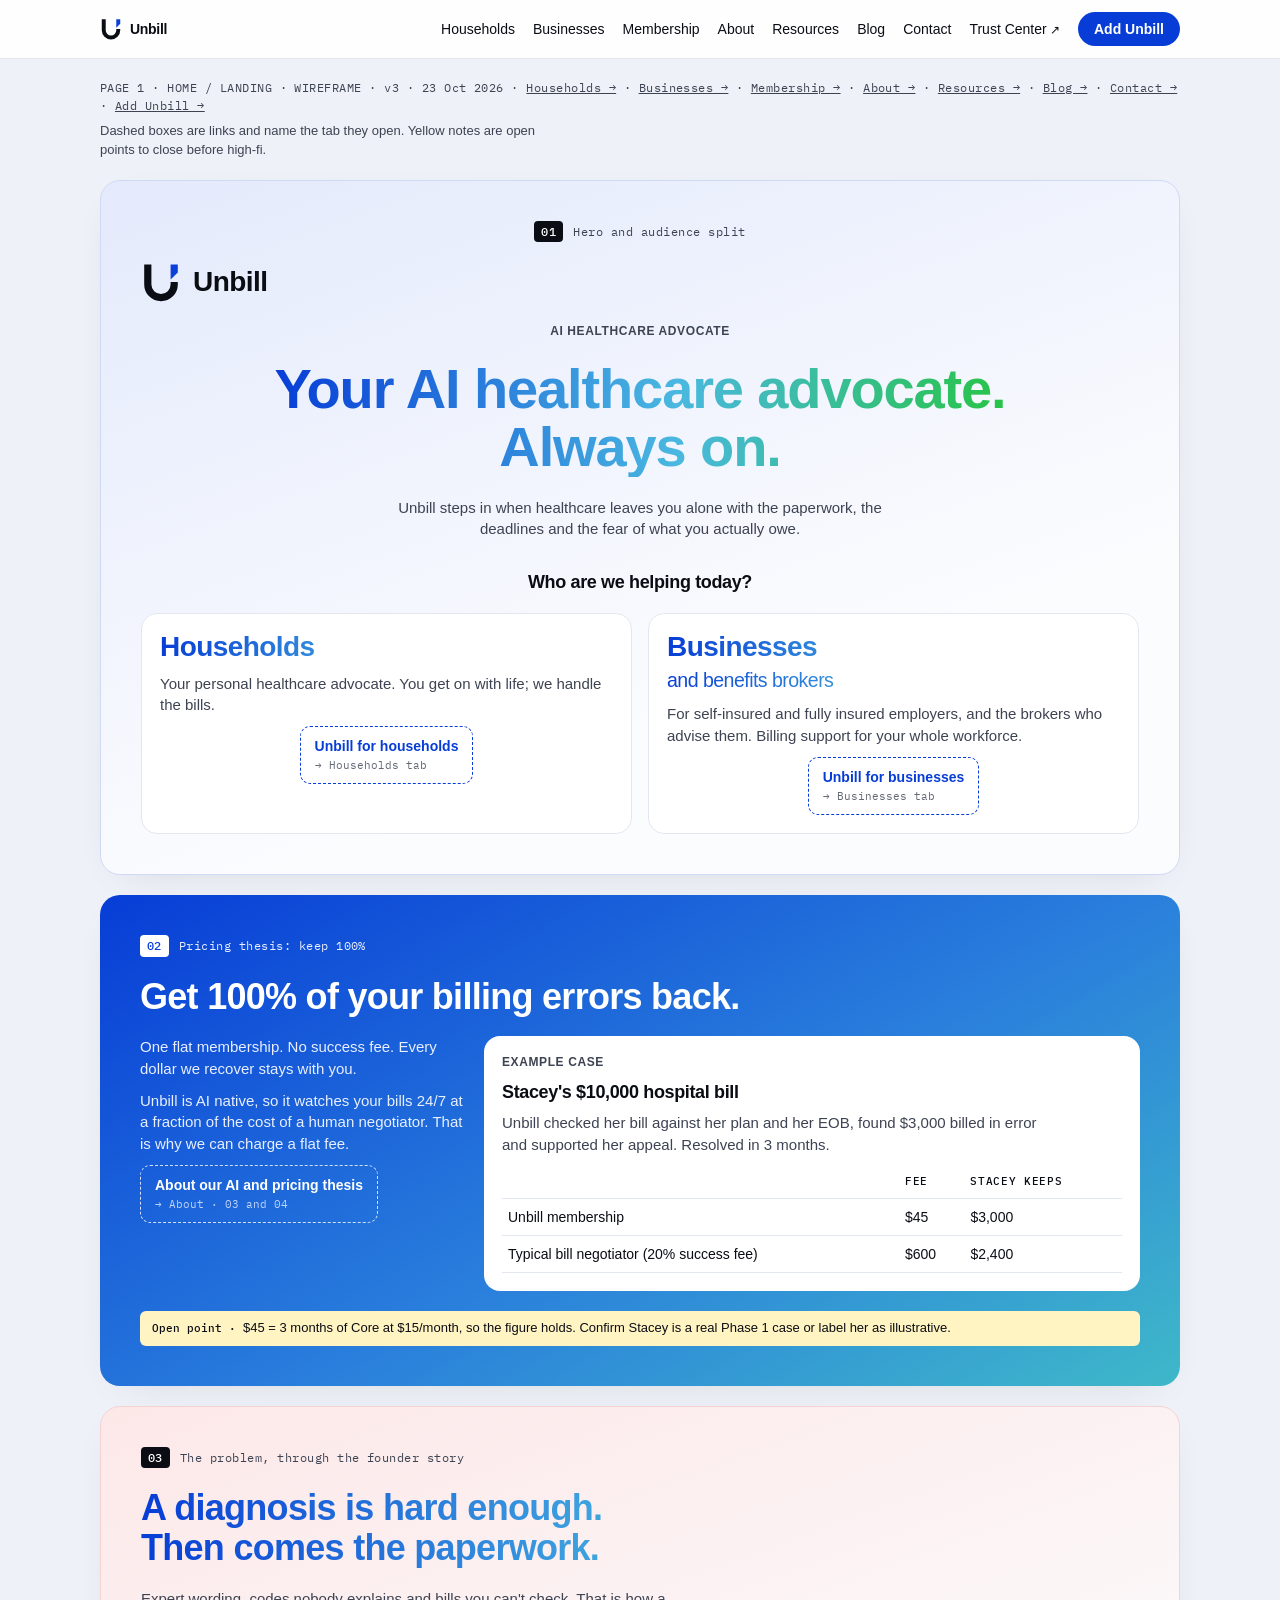
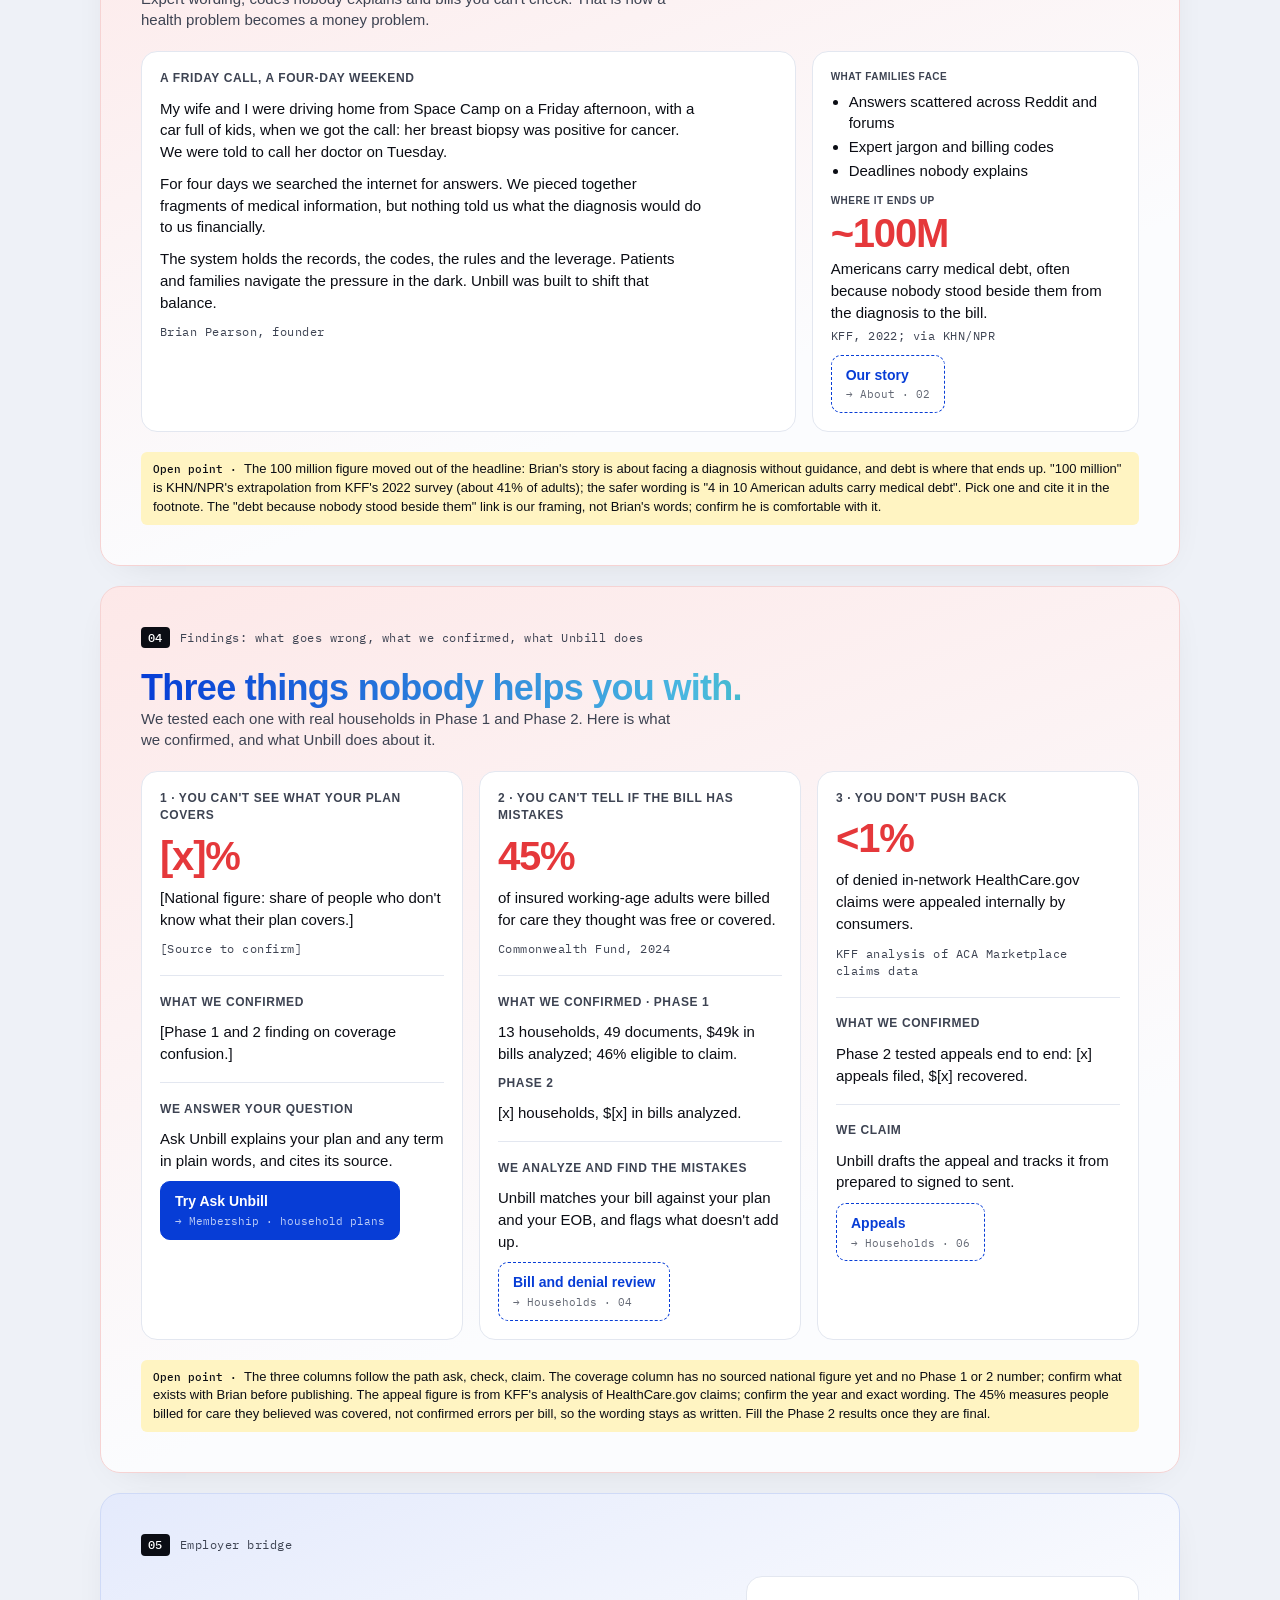
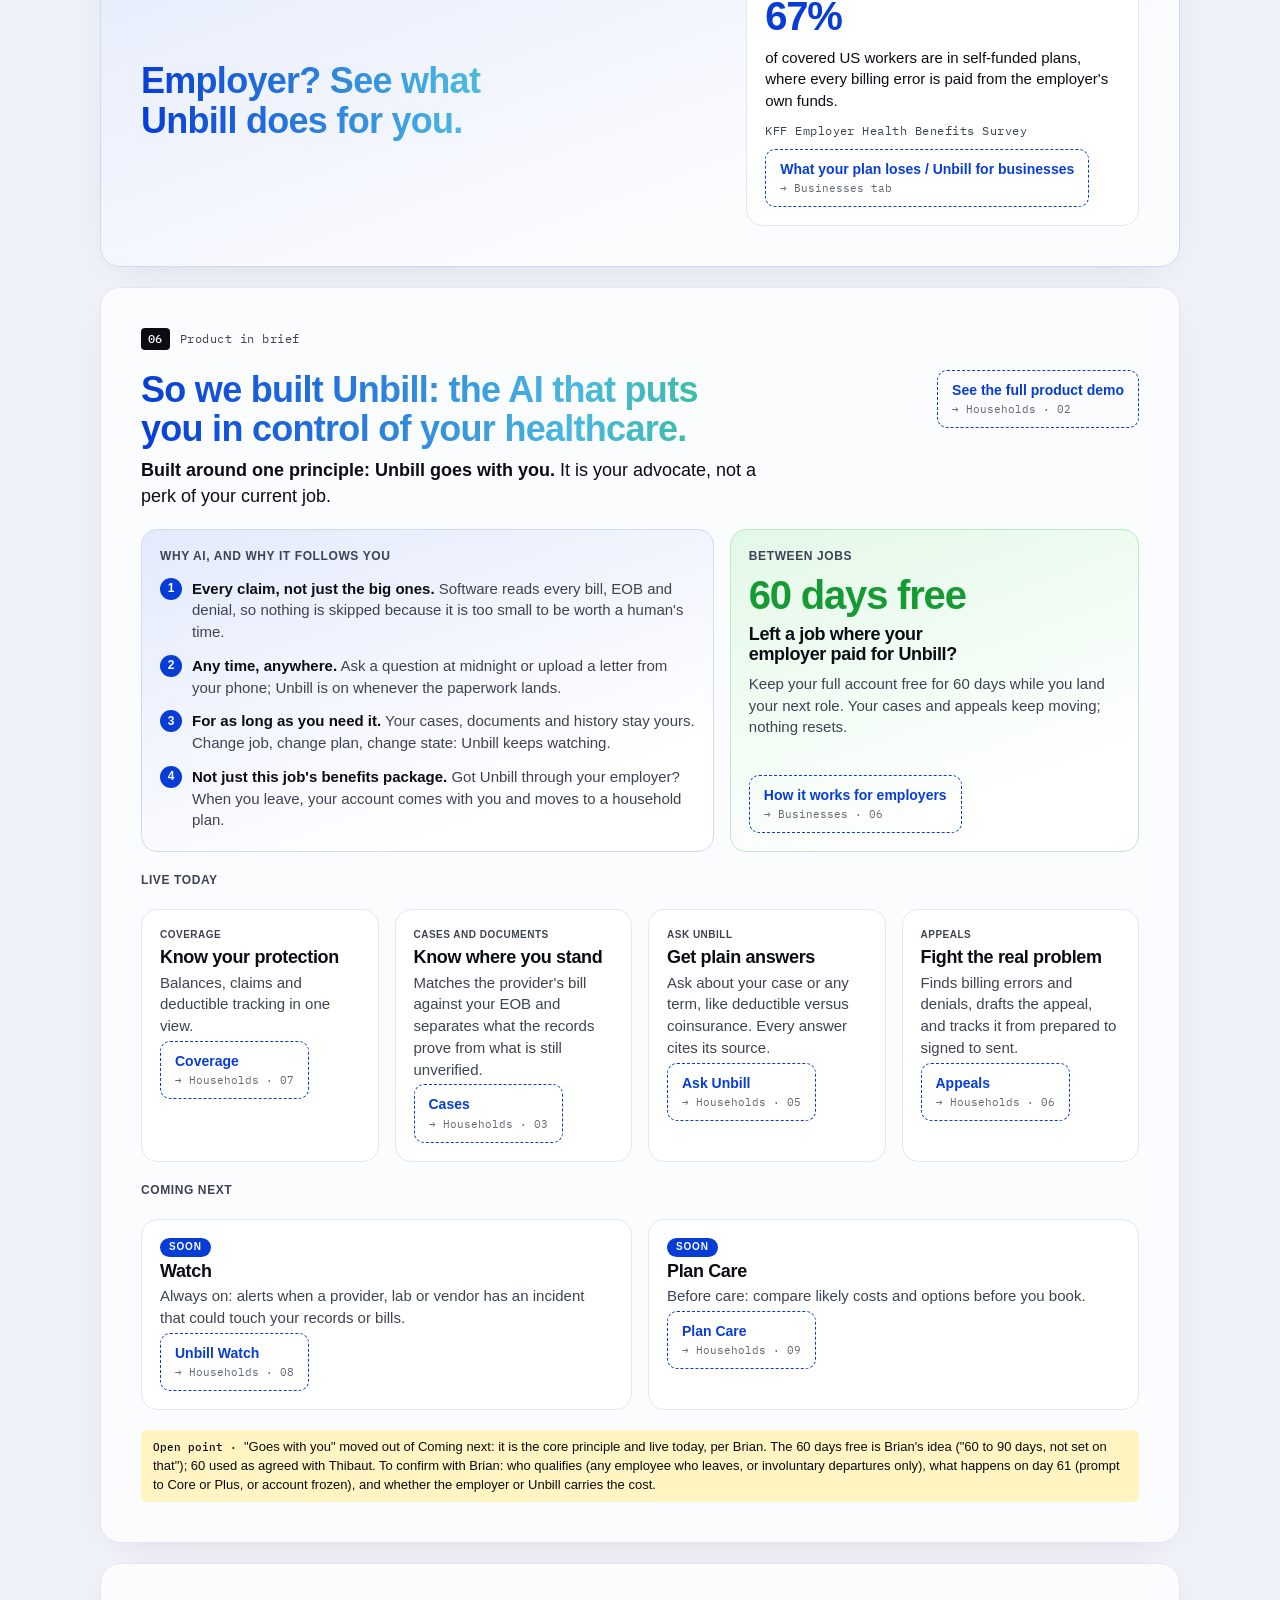
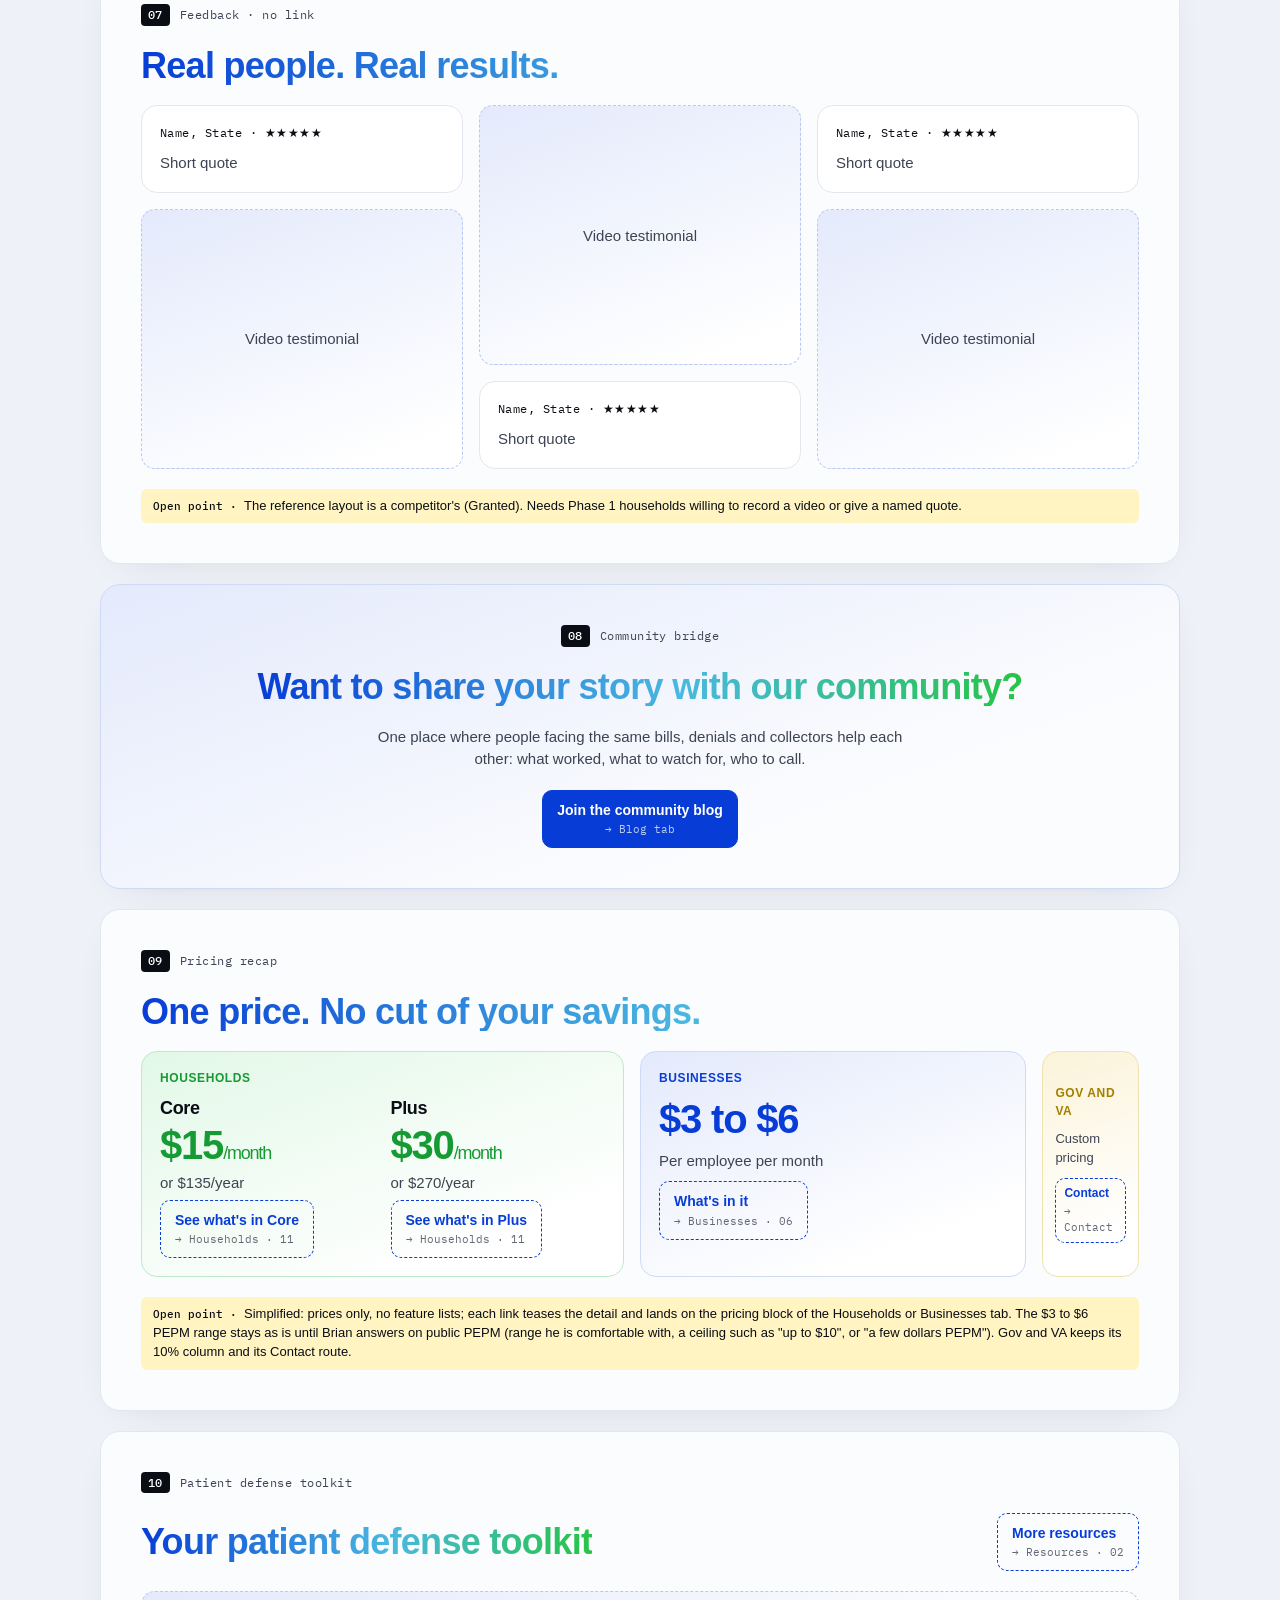
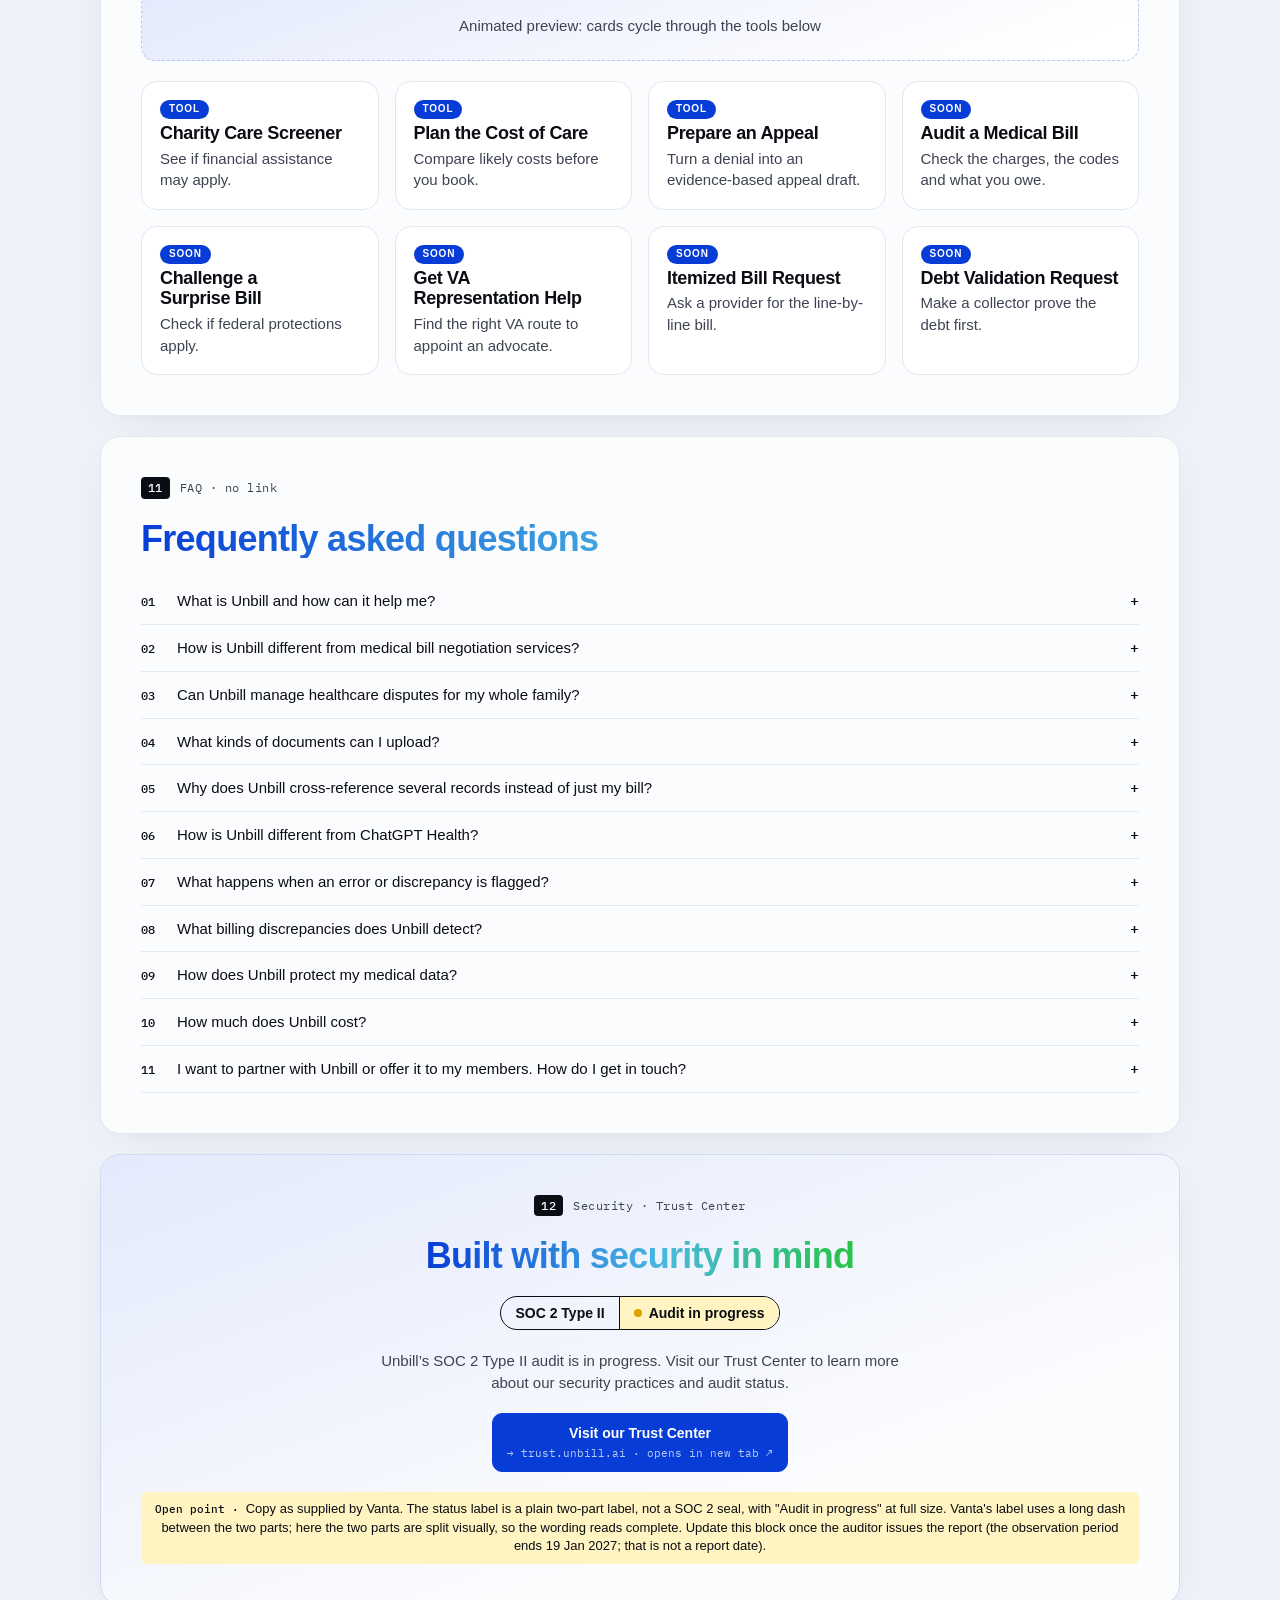
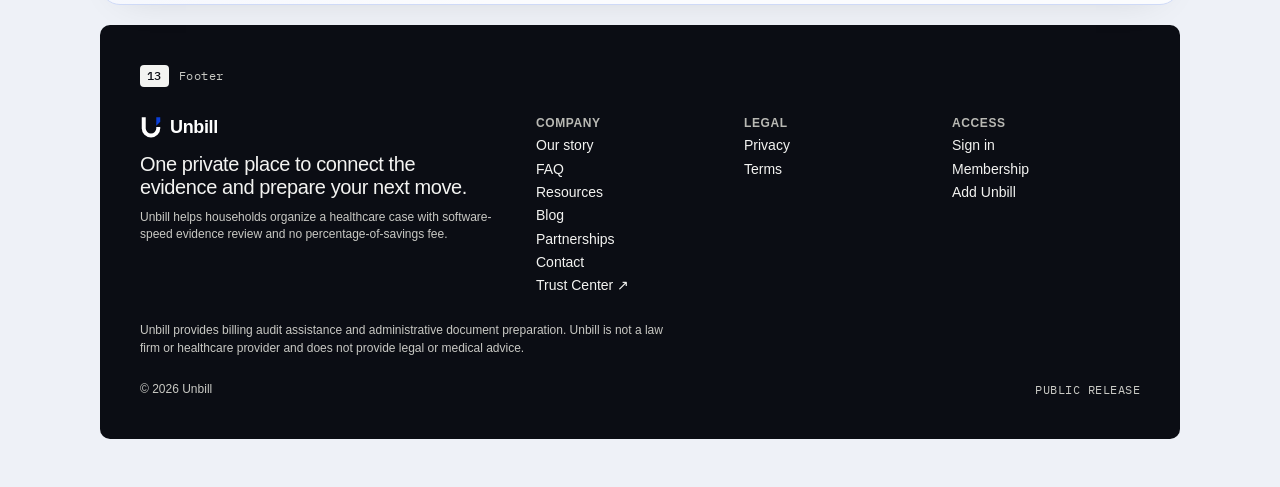
<file: wireframes/home-v3/index.html>
<!doctype html>
<html lang="en">
<head>
<meta charset="utf-8">
<meta name="viewport" content="width=device-width,initial-scale=1,viewport-fit=cover">
<title>Unbill Home Wireframe v3 231026</title>
<style>:root{color-scheme:light;box-sizing:border-box;padding-top:env(safe-area-inset-top,0px);padding-bottom:env(safe-area-inset-bottom,0px)}html{scroll-padding-top:env(safe-area-inset-top,0px)}body{margin:0;padding:0;font:14px -apple-system,BlinkMacSystemFont,sans-serif;background:#fff;color:#000}img{max-width:100%}[hidden]:not([hidden=until-found i]){display:none!important}</style>
<link rel="preconnect" href="https://fonts.googleapis.com">
<link rel="stylesheet" href="https://fonts.googleapis.com/css2?family=IBM+Plex+Sans:wght@400;500;600&family=IBM+Plex+Mono:wght@400;500&display=swap">
<style>
/* Layout: low-fidelity wireframe; one centred column of numbered grey blocks, annotations in mono, links as dashed boxes naming their target tab. Single deliberate light look. */
:root{
  --canvas:#d9d9d6;   /* page ground, like the Figma board */
  --block:#f3f3f1;    /* section block */
  --fill:#e2e2df;     /* inner grey boxes */
  --fill-2:#cfcfcb;   /* placeholders: images, video */
  --ink:#1b1b1a;
  --ink-2:#4a4a47;
  --line:#b5b5b0;
  --note:#fff4c2;     /* open points only */
  --sans:"IBM Plex Sans",system-ui,-apple-system,"Segoe UI",sans-serif;
  --mono:"IBM Plex Mono",ui-monospace,Menlo,Consolas,monospace;
  color-scheme:light;
}
*{box-sizing:border-box}
body{background:var(--canvas);color:var(--ink);font-family:var(--sans);font-size:15px;line-height:1.5;padding-inline:16px;padding-block:0 48px}
.wrap{max-width:1080px;margin:0 auto;display:flex;flex-direction:column;gap:20px}
h1,h2,h3{text-wrap:balance;margin:0;font-weight:600;line-height:1.15}
h1{font-size:clamp(30px,5vw,48px)}
h2{font-size:clamp(24px,3.4vw,34px)}
h3{font-size:18px}
p{margin:0;max-width:65ch}
.mono{font-family:var(--mono);font-size:12px;letter-spacing:.04em}

/* nav */
.nav{position:sticky;top:env(safe-area-inset-top,0px);z-index:5;background:var(--ink);color:#fff;margin-inline:-16px;padding:12px 16px}
.nav-in{max-width:1080px;margin:0 auto;display:flex;align-items:center;gap:8px 18px;flex-wrap:wrap}
.logo{font-weight:600;font-size:18px;margin-right:auto;display:flex;align-items:center;gap:8px}
.logo span{width:22px;height:22px;border-radius:5px;background:#6f6f6b;display:inline-block}
.nav a{color:#fff;text-decoration:none;font-size:14px}
.nav a:hover,.nav a:focus-visible{text-decoration:underline}
.nav .btn{background:#fff;color:var(--ink);padding:6px 12px;border-radius:6px;font-weight:500}
.wf-head{padding-top:20px;display:flex;flex-wrap:wrap;gap:8px 20px;align-items:baseline;justify-content:space-between}
.wf-head p{color:var(--ink-2);font-size:13px}

/* section blocks */
section{background:var(--block);border-radius:10px;padding:clamp(20px,4vw,40px);display:flex;flex-direction:column;gap:20px;position:relative}
.tag{display:flex;gap:10px;align-items:center;color:var(--ink-2)}
.tag b{background:var(--ink);color:#fff;border-radius:4px;padding:2px 7px;font-weight:500}
.dark{background:#2b2b29;color:#f3f3f1}
.dark .tag{color:#c9c9c4}
.dark .tag b{background:#f3f3f1;color:var(--ink)}
.dark .box{background:#3a3a37;color:#f3f3f1}
.dark .sub,.dark .box .sub{color:#d6d6d1}
.dark .link{border-color:#9a9a94;color:#f3f3f1}
.sub{color:var(--ink-2)}
.grid{display:grid;gap:16px;grid-template-columns:repeat(auto-fit,minmax(min(100%,240px),1fr))}
.g2{grid-template-columns:repeat(auto-fit,minmax(min(100%,340px),1fr))}
.g-wide{grid-template-columns:minmax(0,1fr) minmax(0,2fr)}
@media (max-width:760px){.g-wide{grid-template-columns:1fr}}
.box{background:var(--fill);border-radius:8px;padding:18px;display:flex;flex-direction:column;gap:10px;min-width:0}
.ph{background:var(--fill-2);border-radius:8px;display:grid;place-items:center;color:var(--ink-2);min-height:120px;text-align:center;padding:12px}
.big{font-size:clamp(28px,4vw,40px);font-weight:600;line-height:1.05;font-variant-numeric:tabular-nums}
.eyebrow{font-family:var(--mono);font-size:11px;letter-spacing:.12em;text-transform:uppercase;color:var(--ink-2)}
.dark .eyebrow{color:#d6d6d1}
.center{text-align:center;align-items:center}
.center p{margin-inline:auto}

/* link boxes */
.link{display:inline-flex;flex-direction:column;gap:2px;border:1.5px dashed var(--ink-2);border-radius:8px;padding:9px 14px;text-decoration:none;color:var(--ink);align-self:flex-start;font-weight:500;font-size:14px}
.link small{font-family:var(--mono);font-size:11px;font-weight:400;opacity:.8}
.link:hover,.link:focus-visible{background:rgba(0,0,0,.06);outline:none}
.link.solid{border-style:solid;background:var(--ink);color:#fff}
.dark .link.solid{background:#f3f3f1;color:var(--ink)}
.row{display:flex;gap:12px;flex-wrap:wrap;align-items:center}

/* notes */
.note{background:var(--note);color:var(--ink);border-radius:6px;padding:8px 12px;font-size:13px;max-width:none}
.note::before{content:"Open point · ";font-family:var(--mono);font-size:11px;font-weight:500}

/* comparison */
table{width:100%;border-collapse:collapse;font-variant-numeric:tabular-nums;font-size:14px}
th,td{text-align:left;padding:8px 6px;border-bottom:1px solid #55554f}
th{font-weight:500;font-family:var(--mono);font-size:11px;letter-spacing:.06em;text-transform:uppercase}
.tbl{overflow-x:auto}

/* features */
.feat{display:flex;flex-direction:column;gap:4px}
.feat .eyebrow{font-size:10px}
.soon{font-family:var(--mono);font-size:10px;letter-spacing:.08em;text-transform:uppercase;border:1px solid var(--ink-2);border-radius:20px;padding:1px 8px;align-self:flex-start}

/* timeline */
.tl{display:grid;gap:16px;grid-template-columns:repeat(auto-fit,minmax(min(100%,240px),1fr));position:relative}
.tl .box{border-top:4px solid var(--line)}
.tl .now{border-top-color:var(--ink)}
ul{margin:0;padding-left:18px}
li{margin:2px 0}

/* faq */
details{border-bottom:1px solid var(--line);padding:12px 0}
summary{cursor:pointer;display:flex;gap:14px;align-items:baseline;list-style:none;font-weight:500}
summary::-webkit-details-marker{display:none}
summary .mono{min-width:22px}
summary::after{content:"+";margin-left:auto;font-family:var(--mono)}
details[open] summary::after{content:"–"}
details p{padding:8px 0 0 36px;color:var(--ink-2)}

/* footer */
footer{background:var(--ink);color:#f3f3f1;border-radius:10px;padding:clamp(20px,4vw,40px);display:flex;flex-direction:column;gap:24px}
footer .cols{display:grid;gap:20px;grid-template-columns:minmax(0,2fr) repeat(3,minmax(0,1fr))}
@media (max-width:760px){footer .cols{grid-template-columns:1fr 1fr}footer .cols>div:first-child{grid-column:1/-1}}
footer a{color:#f3f3f1;display:block;text-decoration:none;font-size:14px;margin:3px 0}
footer a:hover,footer a:focus-visible{text-decoration:underline}
footer .eyebrow{color:#b9b9b4}
footer .tag{color:#c9c9c4}
footer .tag b{background:#f3f3f1;color:var(--ink)}
.fine{font-size:12px;color:#c9c9c4;max-width:80ch}

:focus-visible{outline:2px solid var(--ink);outline-offset:2px}
@media (prefers-reduced-motion:reduce){*{scroll-behavior:auto!important}}
[hidden]{display:none!important}
.logo .wm{background:none;width:auto;height:auto;border-radius:0}
</style>
<style>
/* v3 brand layer: one-pager visual direction (SF Pro, blue to cyan to green gradient headlines, blue fade = Unbill, red fade = problem, green = households, blue = businesses, yellow = VA). Wireframe annotations (block tags, open points) stay in mono. Single light theme by choice. */
:root{
  --canvas:#eef1f7; --block:#fbfcfe; --fill:#ffffff; --fill-2:#e4eafc;
  --ink:#0b0d14; --ink-2:#3d4352; --line:#e3e7f0; --note:#fff4c2;
  --blue:#073dd6; --cyan:#4ab8e0; --green:#27c446; --red:#e5383b; --yellow:#e0b100;
  --blue-fade:#e4eafc; --red-fade:#fde8e8; --green-fade:#e2f8e7; --yellow-fade:#fbf3d9;
  --grad:linear-gradient(90deg,#073dd6 0%,#4ab8e0 55%,#27c446 100%);
  --sans:"SF Pro Display",-apple-system,BlinkMacSystemFont,"Inter","Helvetica Neue",Arial,sans-serif;
  --mono:"IBM Plex Mono",ui-monospace,Menlo,Consolas,monospace;
}
body{-webkit-font-smoothing:antialiased;line-height:1.45}
h1,h2,h3{font-weight:700;letter-spacing:-.02em}
h1,h2{background:var(--grad);-webkit-background-clip:text;background-clip:text;color:transparent;-webkit-text-fill-color:transparent}
h1{font-size:clamp(34px,5.4vw,56px);line-height:1.04}
h2{font-size:clamp(26px,3.4vw,36px);line-height:1.1}
h2 span,h1 span{-webkit-text-fill-color:transparent}
.box h2{font-size:clamp(22px,2.6vw,28px)}

/* nav */
.nav{background:rgba(255,255,255,.92);backdrop-filter:blur(8px);color:var(--ink);border-bottom:1px solid var(--line)}
.nav a{color:var(--ink)}
.nav .logo{color:var(--ink)}
.nav .mark path,.wf-logo .mark path{stroke:var(--ink)}
.nav .btn{background:var(--blue);color:#fff;border-radius:999px;padding:7px 16px;font-weight:600}
.nav .ext::after{content:" ↗";font-size:.85em}
.logo .wm{font-weight:700;letter-spacing:-.02em}
.mark{width:22px;height:22px}

/* blocks */
section{background:var(--block);border:1px solid var(--line);border-radius:20px;box-shadow:0 10px 40px -24px #0b0d1430}
.tag b{background:var(--ink);font-family:var(--mono)}
.eyebrow{font-family:var(--sans);font-size:12px;letter-spacing:.05em;font-weight:600;color:var(--ink-2)}
.box{background:var(--fill);border:1px solid var(--line);border-radius:16px}
.ph{background:linear-gradient(160deg,var(--blue-fade),#fff 90%);border:1px dashed #b9c8f2;border-radius:14px;color:var(--ink-2)}
.big,.price{font-weight:700;letter-spacing:-.03em;color:var(--blue)}
.sub{color:var(--ink-2)}
hr{border-top-color:var(--line)!important}

/* fades replace the dark lo-fi blocks */
section.fade{background:linear-gradient(160deg,var(--blue-fade),#fbfcfe 70%);border-color:#cfdaf7}
section.fade.red{background:linear-gradient(160deg,var(--red-fade),#fbfcfe 70%);border-color:#f6d3d3}
section.fade.red .big{color:var(--red)}
section.deep{background:linear-gradient(150deg,#073dd6 0%,#2a7fdc 55%,#3fb8c9 100%);color:#fff;border:0}
section.deep h2,section.deep h1{background:none;-webkit-text-fill-color:#fff;color:#fff}
section.deep .sub,section.deep .eyebrow,section.deep .tag{color:#e8efff}
section.deep .tag b{background:#fff;color:var(--blue)}
section.deep .box{background:#fff;color:var(--ink);border:0}
section.deep .box .sub,section.deep .box .eyebrow{color:var(--ink-2)}
section.deep .box[style*="transparent"]{color:#fff}
section.deep .box[style*="transparent"] .sub{color:#e8efff}
section.deep .box[style*="transparent"] .link{border-color:#ffffffcc;color:#fff}
section.deep .box[style*="transparent"] .link small{color:#e8efff}
section.deep .link{border-color:#ffffffaa;color:#fff}
section.deep .box .link{border-color:var(--blue);color:var(--blue)}
section.deep th,section.deep td{border-bottom-color:var(--line)}
.box.green{background:linear-gradient(160deg,var(--green-fade),#fff 80%);border-color:#bfe9c9}
.box.blue{background:linear-gradient(160deg,var(--blue-fade),#fff 80%);border-color:#cfdaf7}
.box.yellow{background:linear-gradient(160deg,var(--yellow-fade),#fff 80%);border-color:#f0e2b0}
.box.red{background:linear-gradient(160deg,var(--red-fade),#fff 80%);border-color:#f6d3d3}

/* links: dashed boxes stay (they are wireframe link markers), now in brand blue */
.link{border:1.5px dashed var(--blue);color:var(--blue);border-radius:10px;font-weight:600}
.link small{color:var(--ink-2)}
.link.solid{border-style:solid;background:var(--blue);color:#fff;border-color:var(--blue)}
.link.solid small{color:#e8efff}
.link.ext small::after{content:" · opens in new tab ↗"}
.center .link{align-self:center}

.soon{font-family:var(--sans);font-weight:700;font-size:10px;background:var(--blue);color:#fff;border:0;border-radius:999px;padding:2px 9px}
.plus-badge{background:var(--blue)}
ul.tick li::before{content:"✓ ";color:var(--green);font-family:var(--sans);font-weight:700}
.chips a{background:#fff;border:1px solid #cfdaf7;color:var(--blue);font-weight:600}
.bubble.me{background:var(--blue)}
.bubble.ai{border:1px solid var(--line)}
.verdict{border:1px solid var(--line)}

/* segment colour code */
.seg-d{color:#169a33}.seg-b{color:var(--blue)}.seg-v{color:#a37f00}

/* principle callout (Home 06) */
.principle{display:grid;grid-template-columns:minmax(0,1.4fr) minmax(0,1fr);gap:16px;align-items:stretch}
@media (max-width:760px){.principle{grid-template-columns:1fr}}
.principle ul{display:flex;flex-direction:column;gap:8px;padding-left:0;list-style:none}
.principle li{display:grid;grid-template-columns:22px 1fr;gap:10px;align-items:start}
.principle li i{font-style:normal;width:22px;height:22px;border-radius:50%;background:var(--blue);color:#fff;font-weight:700;font-size:12px;display:grid;place-items:center}
.offer{background:linear-gradient(160deg,var(--green-fade),#fff 80%)!important;border-color:#bfe9c9!important}
.offer .big{color:#169a33}

/* SOC 2 status label: plain status, no seal */
.status{display:inline-flex;align-items:stretch;border:1.5px solid var(--ink);border-radius:999px;overflow:hidden;font-weight:700;font-size:14px;align-self:flex-start}
.status span{padding:6px 14px}
.status span+span{background:#fff4c2;border-left:1.5px solid var(--ink);display:flex;align-items:center;gap:7px}
.status span+span::before{content:"";width:8px;height:8px;border-radius:50%;background:#e0a100}
.center .status{align-self:center}

/* blog */
.thread{display:flex;flex-direction:column;gap:8px}
.thread .meta{font-size:12px;color:var(--ink-2);display:flex;gap:12px;flex-wrap:wrap}
.filters button{font:inherit;font-size:13px;border:1px solid #cfdaf7;background:#fff;color:var(--blue);border-radius:999px;padding:5px 12px;font-weight:600}
.filters button[aria-pressed="true"]{background:var(--blue);color:#fff}
.filters{display:flex;flex-wrap:wrap;gap:8px}
.field{display:flex;flex-direction:column;gap:6px;min-width:0}
.field input,.field textarea,.field select{font:inherit;padding:9px 12px;border:1px solid #cfdaf7;border-radius:10px;background:#fff}

/* footer */
footer{background:var(--ink)}
footer .mark path{stroke:#fff}
footer a.ext::after{content:" ↗"}
.wf-head .mono{color:var(--ink-2)}
.grid{grid-template-columns:repeat(auto-fit,minmax(min(100%,220px),1fr))}
.grid.g2{grid-template-columns:repeat(auto-fit,minmax(min(100%,340px),1fr))}
.grid.g-wide{grid-template-columns:minmax(0,1fr) minmax(0,2fr)}
@media (max-width:760px){.grid.g-wide{grid-template-columns:1fr}}
.nav .logo .wm,.wf-logo .wm{color:var(--ink)}
footer .logo .wm{color:#fff}
</style>
</head>
<body>

<nav class="nav" aria-label="Main">
  <div class="nav-in">
    <a class="logo" href="index.html" aria-label="Unbill home"><svg class="mark" viewBox="0 0 100 100" aria-hidden="true"><path d="M17 6V56a33 33 0 0 0 66 0V50" fill="none" stroke="#FFFFFF" stroke-width="18"/><polygon points="74,6 92,6 92,26 74,44" fill="#0B3FD9"/></svg><span class="wm">Unbill</span></a>
    <a href="households.html">Households</a>
    <a href="businesses.html">Businesses</a>
    <a href="membership.html">Membership</a>
    <a href="about.html">About</a>
    <a href="resources.html">Resources</a>
    <a href="blog.html">Blog</a>
    <a href="contact.html">Contact</a>
    <a class="ext" href="https://trust.unbill.ai" target="_blank" rel="noopener">Trust Center</a>
    <a class="btn" href="add.html#b1">Add Unbill</a>
  </div>
</nav>

<div class="wrap">
  <div class="wf-head">
    <span class="mono">PAGE 1 · HOME / LANDING · WIREFRAME · v3 · 23 Oct 2026 · <a href="households.html" style="color:inherit">Households →</a> · <a href="businesses.html" style="color:inherit">Businesses →</a> · <a href="membership.html" style="color:inherit">Membership →</a> · <a href="about.html" style="color:inherit">About →</a> · <a href="resources.html" style="color:inherit">Resources →</a> · <a href="blog.html" style="color:inherit">Blog →</a> · <a href="contact.html" style="color:inherit">Contact →</a> · <a href="add.html#b1" style="color:inherit">Add Unbill →</a></span>
    <p>Dashed boxes are links and name the tab they open. Yellow notes are open points to close before high-fi.</p>
  </div>

  <!-- 01 HERO -->
  <section class="fade center" id="b1">
    <div class="tag mono"><b>01</b> Hero and audience split</div>
    <span class="logo wf-logo" style="font-size:28px;gap:12px"><svg class="mark" style="width:40px;height:40px" viewBox="0 0 100 100" aria-hidden="true"><path d="M17 6V56a33 33 0 0 0 66 0V50" fill="none" stroke="#FFFFFF" stroke-width="18"/><polygon points="74,6 92,6 92,26 74,44" fill="#0B3FD9"/></svg><span class="wm">Unbill</span></span>
    <span class="eyebrow">AI healthcare advocate</span>
    <h1>Your AI healthcare advocate.<br>Always on.</h1>
    <p class="sub">Unbill steps in when healthcare leaves you alone with the paperwork, the deadlines and the fear of what you actually owe.</p>
    <h3 style="margin-top:12px">Who are we helping today?</h3>
    <div class="grid g2" style="width:100%;text-align:left">
      <a class="box" href="households.html" style="text-decoration:none;color:inherit">
        <h2>Households</h2>
        <p class="sub">Your personal healthcare advocate. You get on with life; we handle the bills.</p>
        <span class="link">Unbill for households<small>→ Households tab</small></span>
      </a>
      <a class="box" href="businesses.html" style="text-decoration:none;color:inherit">
        <h2>Businesses<br><span style="font-weight:400;font-size:.7em">and benefits brokers</span></h2>
        <p class="sub">For self-insured and fully insured employers, and the brokers who advise them. Billing support for your whole workforce.</p>
        <span class="link">Unbill for businesses<small>→ Businesses tab</small></span>
      </a>
    </div>
  </section>

  <!-- 02 NO SUCCESS FEE -->
  <section class="deep" id="b2">
    <div class="tag mono"><b>02</b> Pricing thesis: keep 100%</div>
    <h2>Get 100% of your billing errors back.</h2>
    <div class="grid g-wide">
      <div class="box" style="background:transparent;padding:0">
        <p class="sub">One flat membership. No success fee. Every dollar we recover stays with you.</p>
        <p class="sub">Unbill is AI native, so it watches your bills 24/7 at a fraction of the cost of a human negotiator. That is why we can charge a flat fee.</p>
        <a class="link" href="about.html#b3">About our AI and pricing thesis<small>→ About · 03 and 04</small></a>
      </div>
      <div class="box">
        <span class="eyebrow">Example case</span>
        <h3>Stacey's $10,000 hospital bill</h3>
        <p class="sub">Unbill checked her bill against her plan and her EOB, found $3,000 billed in error and supported her appeal. Resolved in 3 months.</p>
        <div class="tbl">
          <table>
            <thead><tr><th></th><th>Fee</th><th>Stacey keeps</th></tr></thead>
            <tbody>
              <tr><td>Unbill membership</td><td>$45</td><td>$3,000</td></tr>
              <tr><td>Typical bill negotiator (20% success fee)</td><td>$600</td><td>$2,400</td></tr>
            </tbody>
          </table>
        </div>
      </div>
    </div>
    <p class="note">$45 = 3 months of Core at $15/month, so the figure holds. Confirm Stacey is a real Phase 1 case or label her as illustrative.</p>
  </section>

  <!-- 03 STORY -->
  <section class="fade red" id="b3">
    <div class="tag mono"><b>03</b> The problem, through the founder story</div>
    <h2>A diagnosis is hard enough.<br>Then comes the paperwork.</h2>
    <p class="sub">Expert wording, codes nobody explains and bills you can't check. That is how a health problem becomes a money problem.</p>
    <div class="grid g-wide" style="grid-template-columns:minmax(0,2fr) minmax(0,1fr)">
      <div class="box">
        <span class="eyebrow">A Friday call, a four-day weekend</span>
        <p>My wife and I were driving home from Space Camp on a Friday afternoon, with a car full of kids, when we got the call: her breast biopsy was positive for cancer. We were told to call her doctor on Tuesday.</p>
        <p>For four days we searched the internet for answers. We pieced together fragments of medical information, but nothing told us what the diagnosis would do to us financially.</p>
        <p>The system holds the records, the codes, the rules and the leverage. Patients and families navigate the pressure in the dark. Unbill was built to shift that balance.</p>
        <p class="sub mono">Brian Pearson, founder</p>
      </div>
      <div class="box" style="justify-content:space-between">
        <div class="feat">
          <span class="eyebrow">What families face</span>
          <ul>
            <li>Answers scattered across Reddit and forums</li>
            <li>Expert jargon and billing codes</li>
            <li>Deadlines nobody explains</li>
          </ul>
        </div>
        <div class="feat">
          <span class="eyebrow">Where it ends up</span>
          <div class="big">~100M</div>
          <p>Americans carry medical debt, often because nobody stood beside them from the diagnosis to the bill.</p>
          <p class="sub mono">KFF, 2022; via KHN/NPR</p>
        </div>
        <a class="link" href="about.html#b2">Our story<small>→ About · 02</small></a>
      </div>
    </div>
    <p class="note">The 100 million figure moved out of the headline: Brian's story is about facing a diagnosis without guidance, and debt is where that ends up. "100 million" is KHN/NPR's extrapolation from KFF's 2022 survey (about 41% of adults); the safer wording is "4 in 10 American adults carry medical debt". Pick one and cite it in the footnote. The "debt because nobody stood beside them" link is our framing, not Brian's words; confirm he is comfortable with it.</p>
  </section>

  <!-- 04 FINDINGS -->
  <section class="fade red" id="b4">
    <div class="tag mono"><b>04</b> Findings: what goes wrong, what we confirmed, what Unbill does</div>
    <div>
      <h2>Three things nobody helps you with.</h2>
      <p class="sub">We tested each one with real households in Phase 1 and Phase 2. Here is what we confirmed, and what Unbill does about it.</p>
    </div>
    <div class="grid">
      <div class="box">
        <span class="eyebrow">1 · You can't see what your plan covers</span>
        <div class="big">[x]%</div>
        <p>[National figure: share of people who don't know what their plan covers.]</p>
        <p class="sub mono">[Source to confirm]</p>
        <hr style="border:0;border-top:1px solid #55554f;width:100%">
        <span class="eyebrow">What we confirmed</span>
        <p>[Phase 1 and 2 finding on coverage confusion.]</p>
        <hr style="border:0;border-top:1px solid #55554f;width:100%">
        <span class="eyebrow">We answer your question</span>
        <p>Ask Unbill explains your plan and any term in plain words, and cites its source.</p>
        <a class="link solid" href="membership.html#b2">Try Ask Unbill<small>→ Membership · household plans</small></a>
      </div>
      <div class="box">
        <span class="eyebrow">2 · You can't tell if the bill has mistakes</span>
        <div class="big">45%</div>
        <p>of insured working-age adults were billed for care they thought was free or covered.</p>
        <p class="sub mono">Commonwealth Fund, 2024</p>
        <hr style="border:0;border-top:1px solid #55554f;width:100%">
        <span class="eyebrow">What we confirmed · Phase 1</span>
        <p>13 households, 49 documents, $49k in bills analyzed; 46% eligible to claim.</p>
        <span class="eyebrow">Phase 2</span>
        <p>[x] households, $[x] in bills analyzed.</p>
        <hr style="border:0;border-top:1px solid #55554f;width:100%">
        <span class="eyebrow">We analyze and find the mistakes</span>
        <p>Unbill matches your bill against your plan and your EOB, and flags what doesn't add up.</p>
        <a class="link" href="households.html#b4">Bill and denial review<small>→ Households · 04</small></a>
      </div>
      <div class="box">
        <span class="eyebrow">3 · You don't push back</span>
        <div class="big">&lt;1%</div>
        <p>of denied in-network HealthCare.gov claims were appealed internally by consumers.</p>
        <p class="sub mono">KFF analysis of ACA Marketplace claims data</p>
        <hr style="border:0;border-top:1px solid #55554f;width:100%">
        <span class="eyebrow">What we confirmed</span>
        <p>Phase 2 tested appeals end to end: [x] appeals filed, $[x] recovered.</p>
        <hr style="border:0;border-top:1px solid #55554f;width:100%">
        <span class="eyebrow">We claim</span>
        <p>Unbill drafts the appeal and tracks it from prepared to signed to sent.</p>
        <a class="link" href="households.html#b6">Appeals<small>→ Households · 06</small></a>
      </div>
    </div>
    <p class="note">The three columns follow the path ask, check, claim. The coverage column has no sourced national figure yet and no Phase 1 or 2 number; confirm what exists with Brian before publishing. The appeal figure is from KFF's analysis of HealthCare.gov claims; confirm the year and exact wording. The 45% measures people billed for care they believed was covered, not confirmed errors per bill, so the wording stays as written. Fill the Phase 2 results once they are final.</p>
  </section>

  <!-- 05 EMPLOYER BAND -->
  <section class="fade" id="b5">
    <div class="tag mono"><b>05</b> Employer bridge</div>
    <div class="grid g-wide" style="grid-template-columns:minmax(0,3fr) minmax(0,2fr);align-items:center">
      <h2>Employer? See what Unbill does for you.</h2>
      <div class="box">
        <div class="big">67%</div>
        <p>of covered US workers are in self-funded plans, where every billing error is paid from the employer's own funds.</p>
        <p class="sub mono">KFF Employer Health Benefits Survey</p>
        <a class="link" href="businesses.html">What your plan loses / Unbill for businesses<small>→ Businesses tab</small></a>
      </div>
    </div>
  </section>

  <!-- 06 PRODUCT -->
  <section id="b6">
    <div class="tag mono"><b>06</b> Product in brief</div>
    <div class="row" style="justify-content:space-between;align-items:flex-end">
      <div style="display:flex;flex-direction:column;gap:8px;flex:1 1 520px;min-width:0">
        <h2>So we built Unbill: the AI that puts you in control of your healthcare.</h2>
        <p class="sub" style="font-size:18px;color:var(--ink)"><b>Built around one principle: Unbill goes with you.</b> It is your advocate, not a perk of your current job.</p>
      </div>
      <a class="link" href="households.html#b2">See the full product demo<small>→ Households · 02</small></a>
    </div>
    <div class="principle">
      <div class="box blue">
        <span class="eyebrow">Why AI, and why it follows you</span>
        <ul>
          <li><i>1</i><div><b>Every claim, not just the big ones.</b> <span class="sub">Software reads every bill, EOB and denial, so nothing is skipped because it is too small to be worth a human's time.</span></div></li>
          <li><i>2</i><div><b>Any time, anywhere.</b> <span class="sub">Ask a question at midnight or upload a letter from your phone; Unbill is on whenever the paperwork lands.</span></div></li>
          <li><i>3</i><div><b>For as long as you need it.</b> <span class="sub">Your cases, documents and history stay yours. Change job, change plan, change state: Unbill keeps watching.</span></div></li>
          <li><i>4</i><div><b>Not just this job's benefits package.</b> <span class="sub">Got Unbill through your employer? When you leave, your account comes with you and moves to a household plan.</span></div></li>
        </ul>
      </div>
      <div class="box offer" style="justify-content:space-between">
        <div style="display:flex;flex-direction:column;gap:8px">
          <span class="eyebrow">Between jobs</span>
          <div class="big">60 days free</div>
          <h3>Left a job where your employer paid for Unbill?</h3>
          <p class="sub">Keep your full account free for 60 days while you land your next role. Your cases and appeals keep moving; nothing resets.</p>
        </div>
        <a class="link" href="businesses.html#b6">How it works for employers<small>→ Businesses · 06</small></a>
      </div>
    </div>
    <span class="eyebrow">Live today</span>
    <div class="grid">
      <div class="box feat"><span class="eyebrow">Coverage</span><h3>Know your protection</h3><p class="sub">Balances, claims and deductible tracking in one view.</p><a class="link" href="households.html#b7">Coverage<small>→ Households · 07</small></a></div>
      <div class="box feat"><span class="eyebrow">Cases and documents</span><h3>Know where you stand</h3><p class="sub">Matches the provider's bill against your EOB and separates what the records prove from what is still unverified.</p><a class="link" href="households.html#b3">Cases<small>→ Households · 03</small></a></div>
      <div class="box feat"><span class="eyebrow">Ask Unbill</span><h3>Get plain answers</h3><p class="sub">Ask about your case or any term, like deductible versus coinsurance. Every answer cites its source.</p><a class="link" href="households.html#b5">Ask Unbill<small>→ Households · 05</small></a></div>
      <div class="box feat"><span class="eyebrow">Appeals</span><h3>Fight the real problem</h3><p class="sub">Finds billing errors and denials, drafts the appeal, and tracks it from prepared to signed to sent.</p><a class="link" href="households.html#b6">Appeals<small>→ Households · 06</small></a></div>
    </div>
    <span class="eyebrow">Coming next</span>
    <div class="grid">
      <div class="box feat"><span class="soon">Soon</span><h3>Watch</h3><p class="sub">Always on: alerts when a provider, lab or vendor has an incident that could touch your records or bills.</p><a class="link" href="households.html#b8">Unbill Watch<small>→ Households · 08</small></a></div>
      <div class="box feat"><span class="soon">Soon</span><h3>Plan Care</h3><p class="sub">Before care: compare likely costs and options before you book.</p><a class="link" href="households.html#b9">Plan Care<small>→ Households · 09</small></a></div>
    </div>
    <p class="note">"Goes with you" moved out of Coming next: it is the core principle and live today, per Brian. The 60 days free is Brian's idea ("60 to 90 days, not set on that"); 60 used as agreed with Thibaut. To confirm with Brian: who qualifies (any employee who leaves, or involuntary departures only), what happens on day 61 (prompt to Core or Plus, or account frozen), and whether the employer or Unbill carries the cost.</p>
  </section>

  <!-- 07 FEEDBACK -->
  <section id="b7">
    <div class="tag mono"><b>07</b> Feedback · no link</div>
    <h2>Real people. Real results.</h2>
    <div class="grid">
      <div style="display:flex;flex-direction:column;gap:16px">
        <div class="box"><span class="mono">Name, State · ★★★★★</span><p class="sub">Short quote</p></div>
        <div class="ph" style="min-height:260px">Video testimonial</div>
      </div>
      <div style="display:flex;flex-direction:column;gap:16px">
        <div class="ph" style="min-height:260px">Video testimonial</div>
        <div class="box"><span class="mono">Name, State · ★★★★★</span><p class="sub">Short quote</p></div>
      </div>
      <div style="display:flex;flex-direction:column;gap:16px">
        <div class="box"><span class="mono">Name, State · ★★★★★</span><p class="sub">Short quote</p></div>
        <div class="ph" style="min-height:260px">Video testimonial</div>
      </div>
    </div>
    <p class="note">The reference layout is a competitor's (Granted). Needs Phase 1 households willing to record a video or give a named quote.</p>
  </section>

  <!-- 08 COMMUNITY -->
  <section class="fade center" id="b8">
    <div class="tag mono"><b>08</b> Community bridge</div>
    <h2>Want to share your story with our community?</h2>
    <p class="sub">One place where people facing the same bills, denials and collectors help each other: what worked, what to watch for, who to call.</p>
    <a class="link solid" href="blog.html">Join the community blog<small>→ Blog tab</small></a>
  </section>

  <!-- 09 PRICING RECAP -->
  <section id="b9">
    <div class="tag mono"><b>09</b> Pricing recap</div>
    <h2>One price. No cut of your savings.</h2>
    <div class="grid" style="grid-template-columns:minmax(0,5fr) minmax(0,4fr) minmax(0,1fr);align-items:stretch">
      <div class="box green">
        <span class="eyebrow seg-d">Households</span>
        <div class="grid g2" style="grid-template-columns:repeat(auto-fit,minmax(min(100%,180px),1fr))">
          <div style="display:flex;flex-direction:column;gap:6px">
            <h3>Core</h3>
            <div class="big" style="color:#169a33">$15<span style="font-size:.45em;font-weight:500">/month</span></div>
            <p class="sub">or $135/year</p>
            <a class="link" href="households.html#b11">See what's in Core<small>→ Households · 11</small></a>
          </div>
          <div style="display:flex;flex-direction:column;gap:6px">
            <h3>Plus</h3>
            <div class="big" style="color:#169a33">$30<span style="font-size:.45em;font-weight:500">/month</span></div>
            <p class="sub">or $270/year</p>
            <a class="link" href="households.html#b11">See what's in Plus<small>→ Households · 11</small></a>
          </div>
        </div>
      </div>
      <div class="box blue">
        <span class="eyebrow seg-b">Businesses</span>
        <div class="big">$3 to $6</div>
        <p class="sub">Per employee per month</p>
        <a class="link" href="businesses.html#b6">What's in it<small>→ Businesses · 06</small></a>
      </div>
      <a class="box yellow" href="contact.html#government" style="text-decoration:none;color:inherit;justify-content:center;padding:12px">
        <span class="eyebrow seg-v">Gov and VA</span>
        <span class="sub" style="font-size:13px">Custom pricing</span>
        <span class="link" style="font-size:12px;padding:6px 8px">Contact<small>→ Contact</small></span>
      </a>
    </div>
    <p class="note">Simplified: prices only, no feature lists; each link teases the detail and lands on the pricing block of the Households or Businesses tab. The $3 to $6 PEPM range stays as is until Brian answers on public PEPM (range he is comfortable with, a ceiling such as "up to $10", or "a few dollars PEPM"). Gov and VA keeps its 10% column and its Contact route.</p>
  </section>

  <!-- 10 TOOLKIT -->
  <section id="b10">
    <div class="tag mono"><b>10</b> Patient defense toolkit</div>
    <div class="row" style="justify-content:space-between">
      <h2>Your patient defense toolkit</h2>
      <a class="link" href="resources.html#b2">More resources<small>→ Resources · 02</small></a>
    </div>
    <div class="ph" style="min-height:70px">Animated preview: cards cycle through the tools below</div>
    <div class="grid">
      <div class="box feat"><span class="soon">Tool</span><h3>Charity Care Screener</h3><p class="sub">See if financial assistance may apply.</p></div>
      <div class="box feat"><span class="soon">Tool</span><h3>Plan the Cost of Care</h3><p class="sub">Compare likely costs before you book.</p></div>
      <div class="box feat"><span class="soon">Tool</span><h3>Prepare an Appeal</h3><p class="sub">Turn a denial into an evidence-based appeal draft.</p></div>
      <div class="box feat"><span class="soon">Soon</span><h3>Audit a Medical Bill</h3><p class="sub">Check the charges, the codes and what you owe.</p></div>
      <div class="box feat"><span class="soon">Soon</span><h3>Challenge a Surprise Bill</h3><p class="sub">Check if federal protections apply.</p></div>
      <div class="box feat"><span class="soon">Soon</span><h3>Get VA Representation Help</h3><p class="sub">Find the right VA route to appoint an advocate.</p></div>
      <div class="box feat"><span class="soon">Soon</span><h3>Itemized Bill Request</h3><p class="sub">Ask a provider for the line-by-line bill.</p></div>
      <div class="box feat"><span class="soon">Soon</span><h3>Debt Validation Request</h3><p class="sub">Make a collector prove the debt first.</p></div>
    </div>
  </section>

  <!-- 11 FAQ -->
  <section id="b11">
    <div class="tag mono"><b>11</b> FAQ · no link</div>
    <h2>Frequently asked questions</h2>
    <div>
      <details><summary><span class="mono">01</span>What is Unbill and how can it help me?</summary><p>Draft: An AI healthcare advocate that reviews your bills against your plan and EOB, explains what you owe and helps you dispute what you don't.</p></details>
      <details><summary><span class="mono">02</span>How is Unbill different from medical bill negotiation services?</summary><p>Draft: Negotiators usually take 20 to 35% of what they save you. Unbill charges a flat membership, so you keep 100%.</p></details>
      <details><summary><span class="mono">03</span>Can Unbill manage healthcare disputes for my whole family?</summary><p>Draft: Yes. One household membership, with a separate private profile and cases for each person.</p></details>
      <details><summary><span class="mono">04</span>What kinds of documents can I upload?</summary><p>Draft: Bills, itemized bills, EOBs, plan documents, denial letters and collection notices.</p></details>
      <details><summary><span class="mono">05</span>Why does Unbill cross-reference several records instead of just my bill?</summary><p>Draft: A bill alone doesn't show what insurance paid or should have paid. Errors show up when the bill, the EOB and your plan disagree.</p></details>
      <details><summary><span class="mono">06</span>How is Unbill different from ChatGPT Health?</summary><p>Draft: Answer to confirm with Brian.</p></details>
      <details><summary><span class="mono">07</span>What happens when an error or discrepancy is flagged?</summary><p>Draft: Unbill explains the issue, cites the evidence and prepares the next step: a request, a dispute or an appeal.</p></details>
      <details><summary><span class="mono">08</span>What billing discrepancies does Unbill detect?</summary><p>Draft: Duplicate charges, upcoding, wrong codes, charges your plan should have covered and surprise out-of-network bills.</p></details>
      <details><summary><span class="mono">09</span>How does Unbill protect my medical data?</summary><p>Draft: Health records go through a protected, HIPAA-eligible AI path covered by a Business Associate Agreement. Our SOC 2 Type II audit is in progress; see our <a class="ext" href="https://trust.unbill.ai" target="_blank" rel="noopener">Trust Center</a> for our security practices and audit status. [Encryption detail to confirm with Brian.]</p></details>
      <details><summary><span class="mono">10</span>How much does Unbill cost?</summary><p>Draft: Households from $135 a year. Employers from $3 per employee per month. No success fee.</p></details>
      <details><summary><span class="mono">11</span>I want to partner with Unbill or offer it to my members. How do I get in touch?</summary><p>Draft: Employers and brokers can request a quote or partner terms on <a href="add.html#employer">Add Unbill</a>. For anything else, use the <a href="contact.html">contact form</a>.</p></details>
    </div>
  </section>

  <!-- 12 SECURITY -->
  <section class="fade center" id="b12">
    <div class="tag mono"><b>12</b> Security · Trust Center</div>
    <h2>Built with security in mind</h2>
    <div class="status" role="img" aria-label="SOC 2 Type II, audit in progress"><span>SOC 2 Type II</span><span>Audit in progress</span></div>
    <p class="sub">Unbill’s SOC 2 Type II audit is in progress. Visit our Trust Center to learn more about our security practices and audit status.</p>
    <a class="link solid ext" href="https://trust.unbill.ai" target="_blank" rel="noopener">Visit our Trust Center<small>→ trust.unbill.ai</small></a>
    <p class="note">Copy as supplied by Vanta. The status label is a plain two-part label, not a SOC 2 seal, with "Audit in progress" at full size. Vanta's label uses a long dash between the two parts; here the two parts are split visually, so the wording reads complete. Update this block once the auditor issues the report (the observation period ends 19 Jan 2027; that is not a report date).</p>
  </section>

  <!-- 13 FOOTER -->
  <footer id="b13">
    <div class="tag mono"><b>13</b> Footer</div>
    <div class="cols">
      <div style="display:flex;flex-direction:column;gap:10px">
        <a class="logo" href="index.html" aria-label="Unbill home"><svg class="mark" viewBox="0 0 100 100" aria-hidden="true"><path d="M17 6V56a33 33 0 0 0 66 0V50" fill="none" stroke="#FFFFFF" stroke-width="18"/><polygon points="74,6 92,6 92,26 74,44" fill="#0B3FD9"/></svg><span class="wm">Unbill</span></a>
        <h3 style="font-weight:500;font-size:20px">One private place to connect the evidence and prepare your next move.</h3>
        <p class="fine">Unbill helps households organize a healthcare case with software-speed evidence review and no percentage-of-savings fee.</p>
      </div>
      <div><span class="eyebrow">Company</span><a href="about.html#b2">Our story</a><a href="#b11">FAQ</a><a href="resources.html">Resources</a><a href="blog.html">Blog</a><a href="businesses.html">Partnerships</a><a href="contact.html">Contact</a><a class="ext" href="https://trust.unbill.ai" target="_blank" rel="noopener">Trust Center</a></div>
      <div><span class="eyebrow">Legal</span><a href="#privacy">Privacy</a><a href="#terms">Terms</a></div>
      <div><span class="eyebrow">Access</span><a href="#signin">Sign in</a><a href="membership.html">Membership</a><a href="add.html#b1">Add Unbill</a></div>
    </div>
    <p class="fine">Unbill provides billing audit assistance and administrative document preparation. Unbill is not a law firm or healthcare provider and does not provide legal or medical advice.</p>
    <div class="row" style="justify-content:space-between"><span class="fine">© 2026 Unbill</span><span class="mono" style="color:#c9c9c4">PUBLIC RELEASE</span></div>
  </footer>
</div>
<script>
/* Page arrival: new visits open at the top (or the linked block); the browser Back button returns to where you were. */
(function(){
  try{ if('scrollRestoration' in history) history.scrollRestoration='manual'; }catch(e){}
  var page=location.pathname.split('/').pop()||'index.html', key='unbill-scroll:'+page;
  function save(){ try{ sessionStorage.setItem(key, String(window.pageYOffset)); }catch(e){} }
  function isBack(){
    try{ var n=performance.getEntriesByType('navigation')[0]; if(n) return n.type==='back_forward'; }catch(e){}
    try{ return performance.navigation && performance.navigation.type===2; }catch(e){ return false; }
  }
  function land(){
    if(isBack()){
      var y=null; try{ y=sessionStorage.getItem(key); }catch(e){}
      if(y!==null){ window.scrollTo(0, parseInt(y,10)||0); return; }
    }
    var id=(location.hash||'').slice(1), el=id && document.getElementById(id);
    if(el){ var nav=document.querySelector('.nav'), off=nav?nav.offsetHeight+12:0;
      window.scrollTo(0, el.getBoundingClientRect().top + window.pageYOffset - off); }
    else window.scrollTo(0,0);
  }
  window.addEventListener('load', land);
  // Pages restored from the browser's back-forward cache keep their position: nothing to do.
  var t; window.addEventListener('scroll', function(){ clearTimeout(t); t=setTimeout(save,150); }, {passive:true});
  window.addEventListener('pagehide', save);
  document.addEventListener('click', function(e){
    var a=e.target.closest && e.target.closest('a[href]'); if(!a) return;
    save();
    var href=a.getAttribute('href');
    if(href===page || a.getAttribute('aria-current')==='page'){
      e.preventDefault(); window.scrollTo({top:0, behavior: matchMedia('(prefers-reduced-motion: reduce)').matches?'auto':'smooth'});
    }
  });
})();
</script>

</body>
</html>
</file>
<file: concepts/01-cut-the-bill/torn.css>
/* Generated by tools/torn.py — do not edit by hand. */
:root {
  --tear-top: url("data:image/svg+xml,%3Csvg xmlns='http://www.w3.org/2000/svg' viewBox='0 0 1440 40' preserveAspectRatio='none'%3E%3Cpolygon fill='%23000' points='0.0,18.0 3.0,16.9 6.0,16.7 9.0,15.6 12.0,16.6 15.0,14.8 18.0,14.6 21.0,14.7 24.0,14.3 27.0,14.4 30.0,13.4 33.0,12.9 36.0,13.0 39.0,12.7 42.0,13.3 45.0,12.4 48.0,14.6 51.0,13.9 54.0,12.7 57.0,12.8 60.0,12.9 63.0,12.8 66.0,12.0 69.0,13.7 72.0,14.0 75.0,12.6 78.0,12.5 81.0,11.3 84.0,11.2 87.0,11.7 90.0,11.4 93.0,12.9 96.0,11.4 99.0,11.4 102.0,14.1 105.0,13.2 108.0,12.3 111.0,13.3 114.0,11.8 117.0,13.0 120.0,14.0 123.0,13.6 126.0,13.2 129.0,12.0 132.0,12.0 135.0,11.2 138.0,12.5 141.0,11.8 144.0,12.4 147.0,11.5 150.0,11.6 153.0,13.5 156.0,14.3 159.0,14.3 162.0,14.4 165.0,14.5 168.0,14.4 171.0,13.1 174.0,13.9 177.0,13.5 180.0,12.6 183.0,12.7 186.0,13.5 189.0,13.8 192.0,15.3 195.0,16.4 198.0,15.3 201.0,16.7 204.0,17.0 207.0,17.0 210.0,15.6 213.0,15.4 216.0,15.6 219.0,15.7 222.0,15.7 225.0,16.7 228.0,17.3 231.0,17.0 234.0,16.2 237.0,16.9 240.0,17.8 243.0,16.5 246.0,18.5 249.0,19.5 252.0,19.2 255.0,18.7 258.0,17.3 261.0,15.6 264.0,16.2 267.0,14.3 270.0,15.0 273.0,15.2 276.0,13.6 279.0,13.6 282.0,15.0 285.0,14.5 288.0,13.0 291.0,12.9 294.0,13.1 297.0,15.3 300.0,15.5 303.0,14.1 306.0,16.1 309.0,16.6 312.0,15.6 315.0,14.6 318.0,14.8 321.0,13.6 324.0,13.4 327.0,16.1 330.0,15.7 333.0,15.9 336.0,17.4 339.0,16.6 342.0,18.0 345.0,18.0 348.0,16.3 351.0,16.3 354.0,16.2 357.0,15.9 360.0,16.9 363.0,16.3 366.0,17.3 369.0,17.3 372.0,20.0 375.0,19.3 378.0,20.0 381.0,20.6 384.0,21.8 387.0,21.0 390.0,22.7 393.0,22.0 396.0,22.4 399.0,22.6 402.0,21.5 405.0,22.6 408.0,22.0 411.0,21.6 414.0,23.7 417.0,22.3 420.0,23.3 423.0,24.2 426.0,24.0 429.0,23.6 432.0,24.3 435.0,24.3 438.0,24.7 441.0,22.6 444.0,23.4 447.0,22.4 450.0,22.4 453.0,23.9 456.0,23.5 459.0,24.0 462.0,24.8 465.0,25.4 468.0,24.3 471.0,24.7 474.0,24.3 477.0,24.1 480.0,24.4 483.0,23.5 486.0,23.5 489.0,23.0 492.0,23.9 495.0,22.9 498.0,23.0 501.0,22.8 504.0,20.6 507.0,21.0 510.0,21.5 513.0,20.7 516.0,18.4 519.0,17.8 522.0,18.2 525.0,17.0 528.0,17.3 531.0,16.8 534.0,18.4 537.0,18.6 540.0,18.8 543.0,16.7 546.0,18.0 549.0,17.7 552.0,16.2 555.0,17.9 558.0,17.8 561.0,15.5 564.0,16.8 567.0,14.8 570.0,14.4 573.0,15.1 576.0,14.3 579.0,12.4 582.0,13.0 585.0,13.1 588.0,12.6 591.0,12.1 594.0,12.3 597.0,13.1 600.0,10.8 603.0,11.6 606.0,10.9 609.0,9.5 612.0,10.3 615.0,11.4 618.0,11.7 621.0,11.3 624.0,14.5 627.0,14.7 630.0,15.6 633.0,13.7 636.0,14.5 639.0,14.2 642.0,16.4 645.0,15.4 648.0,15.3 651.0,16.3 654.0,18.0 657.0,18.2 660.0,17.1 663.0,17.1 666.0,19.1 669.0,18.0 672.0,18.0 675.0,16.0 678.0,15.4 681.0,16.6 684.0,15.5 687.0,14.0 690.0,15.5 693.0,13.8 696.0,13.4 699.0,10.9 702.0,12.4 705.0,10.1 708.0,12.0 711.0,10.8 714.0,10.5 717.0,11.1 720.0,12.2 723.0,10.8 726.0,10.9 729.0,12.5 732.0,12.4 735.0,12.7 738.0,13.4 741.0,13.6 744.0,14.2 747.0,14.6 750.0,14.7 753.0,16.2 756.0,15.4 759.0,16.7 762.0,16.7 765.0,18.0 768.0,18.0 771.0,19.2 774.0,19.1 777.0,21.1 780.0,20.7 783.0,19.6 786.0,20.1 789.0,21.1 792.0,18.8 795.0,20.5 798.0,19.3 801.0,19.2 804.0,19.8 807.0,18.4 810.0,18.4 813.0,18.6 816.0,19.1 819.0,17.1 822.0,18.1 825.0,17.5 828.0,17.1 831.0,16.5 834.0,16.6 837.0,16.3 840.0,17.0 843.0,17.3 846.0,19.2 849.0,17.7 852.0,17.0 855.0,16.3 858.0,17.6 861.0,17.2 864.0,16.4 867.0,15.4 870.0,15.2 873.0,15.3 876.0,15.7 879.0,14.9 882.0,15.5 885.0,15.0 888.0,16.7 891.0,16.8 894.0,15.7 897.0,15.0 900.0,16.8 903.0,15.2 906.0,15.5 909.0,14.9 912.0,16.2 915.0,16.6 918.0,16.8 921.0,15.7 924.0,16.0 927.0,14.0 930.0,14.0 933.0,13.0 936.0,13.5 939.0,12.6 942.0,12.7 945.0,13.6 948.0,13.6 951.0,14.7 954.0,14.6 957.0,15.1 960.0,14.9 963.0,15.0 966.0,15.5 969.0,14.3 972.0,14.2 975.0,15.9 978.0,14.0 981.0,15.8 984.0,15.9 987.0,14.6 990.0,16.8 993.0,17.0 996.0,16.3 999.0,16.6 1002.0,16.8 1005.0,15.1 1008.0,16.1 1011.0,16.1 1014.0,17.0 1017.0,16.9 1020.0,17.0 1023.0,16.4 1026.0,17.3 1029.0,16.7 1032.0,16.5 1035.0,15.1 1038.0,14.4 1041.0,14.5 1044.0,15.2 1047.0,14.9 1050.0,17.2 1053.0,16.8 1056.0,17.4 1059.0,17.8 1062.0,18.2 1065.0,17.9 1068.0,16.8 1071.0,18.9 1074.0,18.8 1077.0,18.2 1080.0,18.2 1083.0,18.6 1086.0,17.2 1089.0,19.1 1092.0,18.0 1095.0,17.5 1098.0,17.7 1101.0,18.5 1104.0,16.8 1107.0,17.8 1110.0,17.9 1113.0,16.3 1116.0,15.5 1119.0,15.1 1122.0,14.8 1125.0,14.0 1128.0,12.6 1131.0,11.8 1134.0,9.9 1137.0,9.9 1140.0,10.0 1143.0,11.2 1146.0,10.1 1149.0,10.8 1152.0,9.4 1155.0,9.6 1158.0,10.2 1161.0,11.4 1164.0,11.6 1167.0,11.7 1170.0,10.9 1173.0,11.6 1176.0,11.6 1179.0,11.7 1182.0,10.9 1185.0,13.0 1188.0,11.3 1191.0,13.4 1194.0,13.5 1197.0,11.3 1200.0,12.5 1203.0,13.5 1206.0,13.9 1209.0,12.5 1212.0,12.0 1215.0,11.9 1218.0,13.8 1221.0,12.0 1224.0,12.9 1227.0,11.7 1230.0,12.5 1233.0,13.3 1236.0,10.9 1239.0,12.5 1242.0,11.6 1245.0,12.5 1248.0,11.9 1251.0,10.4 1254.0,11.9 1257.0,10.7 1260.0,9.5 1263.0,9.5 1266.0,11.0 1269.0,11.1 1272.0,11.0 1275.0,10.8 1278.0,11.3 1281.0,11.1 1284.0,12.3 1287.0,10.1 1290.0,11.8 1293.0,12.0 1296.0,10.0 1299.0,12.1 1302.0,11.6 1305.0,12.2 1308.0,10.8 1311.0,11.1 1314.0,11.3 1317.0,13.0 1320.0,12.3 1323.0,12.1 1326.0,12.7 1329.0,12.7 1332.0,12.5 1335.0,12.7 1338.0,14.7 1341.0,13.3 1344.0,15.0 1347.0,13.3 1350.0,13.6 1353.0,14.4 1356.0,13.7 1359.0,14.3 1362.0,15.9 1365.0,15.9 1368.0,15.9 1371.0,15.6 1374.0,16.6 1377.0,16.9 1380.0,16.2 1383.0,16.8 1386.0,15.2 1389.0,16.9 1392.0,16.2 1395.0,17.0 1398.0,16.7 1401.0,15.6 1404.0,14.9 1407.0,16.9 1410.0,14.3 1413.0,14.5 1416.0,13.5 1419.0,12.9 1422.0,13.7 1425.0,14.4 1428.0,13.0 1431.0,14.5 1434.0,14.2 1437.0,15.4 1440.0,15.2 1440.0,40.0 0.0,40.0'/%3E%3C/svg%3E");
  --tear-bottom: url("data:image/svg+xml,%3Csvg xmlns='http://www.w3.org/2000/svg' viewBox='0 0 1440 40' preserveAspectRatio='none'%3E%3Cpolygon fill='%23000' points='0.0,0.0 1440.0,0.0 1440.0,28.8 1437.0,26.8 1434.0,29.2 1431.0,29.3 1428.0,29.7 1425.0,28.8 1422.0,29.4 1419.0,27.9 1416.0,29.2 1413.0,28.6 1410.0,27.9 1407.0,27.7 1404.0,25.8 1401.0,25.9 1398.0,26.4 1395.0,27.3 1392.0,29.1 1389.0,27.3 1386.0,27.1 1383.0,27.3 1380.0,28.9 1377.0,26.3 1374.0,27.2 1371.0,25.8 1368.0,25.9 1365.0,26.5 1362.0,26.8 1359.0,26.1 1356.0,27.1 1353.0,26.6 1350.0,26.9 1347.0,26.0 1344.0,27.6 1341.0,27.2 1338.0,27.7 1335.0,27.8 1332.0,28.6 1329.0,26.7 1326.0,26.6 1323.0,27.6 1320.0,25.7 1317.0,26.5 1314.0,27.0 1311.0,26.8 1308.0,26.0 1305.0,26.9 1302.0,27.0 1299.0,29.9 1296.0,28.7 1293.0,30.8 1290.0,29.9 1287.0,28.7 1284.0,29.2 1281.0,29.7 1278.0,29.0 1275.0,29.7 1272.0,29.4 1269.0,30.9 1266.0,31.7 1263.0,31.6 1260.0,31.8 1257.0,30.8 1254.0,30.1 1251.0,30.7 1248.0,30.4 1245.0,30.7 1242.0,31.1 1239.0,31.7 1236.0,30.8 1233.0,31.3 1230.0,31.4 1227.0,29.0 1224.0,30.5 1221.0,30.3 1218.0,29.9 1215.0,27.1 1212.0,27.0 1209.0,26.4 1206.0,25.7 1203.0,27.2 1200.0,26.8 1197.0,26.6 1194.0,27.1 1191.0,26.1 1188.0,25.8 1185.0,27.5 1182.0,26.0 1179.0,24.2 1176.0,25.6 1173.0,23.3 1170.0,23.4 1167.0,23.5 1164.0,23.5 1161.0,21.9 1158.0,23.7 1155.0,21.7 1152.0,22.6 1149.0,22.8 1146.0,21.0 1143.0,21.1 1140.0,19.8 1137.0,19.9 1134.0,19.8 1131.0,17.9 1128.0,18.3 1125.0,18.4 1122.0,19.1 1119.0,19.1 1116.0,18.1 1113.0,16.4 1110.0,16.6 1107.0,16.9 1104.0,18.8 1101.0,16.8 1098.0,17.5 1095.0,17.4 1092.0,15.9 1089.0,16.4 1086.0,15.9 1083.0,14.7 1080.0,14.8 1077.0,14.0 1074.0,14.4 1071.0,13.3 1068.0,13.3 1065.0,14.9 1062.0,14.1 1059.0,14.3 1056.0,16.8 1053.0,16.4 1050.0,16.8 1047.0,17.9 1044.0,17.2 1041.0,17.4 1038.0,18.0 1035.0,19.4 1032.0,20.9 1029.0,21.1 1026.0,22.5 1023.0,21.7 1020.0,20.7 1017.0,22.0 1014.0,19.8 1011.0,21.4 1008.0,19.7 1005.0,20.1 1002.0,20.3 999.0,18.6 996.0,18.5 993.0,18.9 990.0,16.6 987.0,17.7 984.0,16.5 981.0,17.0 978.0,17.9 975.0,15.6 972.0,17.4 969.0,16.6 966.0,16.7 963.0,17.7 960.0,16.8 957.0,17.8 954.0,17.7 951.0,16.7 948.0,18.6 945.0,17.2 942.0,19.3 939.0,18.8 936.0,19.5 933.0,17.3 930.0,16.9 927.0,16.0 924.0,16.1 921.0,16.1 918.0,15.3 915.0,15.1 912.0,16.9 909.0,15.9 906.0,15.0 903.0,16.7 900.0,15.4 897.0,17.1 894.0,15.5 891.0,17.4 888.0,16.7 885.0,16.3 882.0,18.7 879.0,18.6 876.0,17.5 873.0,19.9 870.0,20.6 867.0,19.8 864.0,21.4 861.0,19.5 858.0,21.1 855.0,20.9 852.0,21.5 849.0,21.1 846.0,19.3 843.0,21.5 840.0,20.2 837.0,20.8 834.0,19.9 831.0,21.3 828.0,22.1 825.0,21.9 822.0,20.0 819.0,21.1 816.0,19.2 813.0,20.2 810.0,20.0 807.0,19.2 804.0,20.1 801.0,19.3 798.0,19.2 795.0,20.1 792.0,19.4 789.0,20.2 786.0,21.0 783.0,20.8 780.0,19.3 777.0,19.9 774.0,20.3 771.0,19.1 768.0,20.7 765.0,21.4 762.0,22.6 759.0,22.5 756.0,23.3 753.0,23.0 750.0,22.7 747.0,23.4 744.0,23.2 741.0,23.3 738.0,22.2 735.0,24.3 732.0,22.5 729.0,24.7 726.0,24.5 723.0,23.4 720.0,25.8 717.0,25.5 714.0,24.5 711.0,24.4 708.0,25.3 705.0,25.9 702.0,25.7 699.0,25.3 696.0,25.2 693.0,26.9 690.0,26.9 687.0,25.8 684.0,25.4 681.0,26.7 678.0,24.9 675.0,26.3 672.0,25.5 669.0,26.0 666.0,24.6 663.0,26.0 660.0,23.9 657.0,25.1 654.0,26.4 651.0,26.4 648.0,24.4 645.0,24.7 642.0,27.1 639.0,27.1 636.0,26.8 633.0,26.2 630.0,28.4 627.0,27.3 624.0,26.7 621.0,26.2 618.0,27.1 615.0,26.6 612.0,27.2 609.0,25.6 606.0,27.4 603.0,26.3 600.0,25.7 597.0,24.0 594.0,24.2 591.0,24.8 588.0,25.8 585.0,24.5 582.0,25.4 579.0,24.3 576.0,25.5 573.0,23.3 570.0,23.9 567.0,25.4 564.0,24.2 561.0,24.7 558.0,26.3 555.0,26.0 552.0,24.9 549.0,24.9 546.0,25.6 543.0,25.0 540.0,26.5 537.0,24.7 534.0,24.5 531.0,24.9 528.0,25.6 525.0,24.2 522.0,23.9 519.0,25.0 516.0,24.2 513.0,23.1 510.0,21.7 507.0,21.0 504.0,21.9 501.0,22.5 498.0,21.2 495.0,21.7 492.0,21.7 489.0,23.1 486.0,22.1 483.0,21.0 480.0,20.8 477.0,21.2 474.0,20.2 471.0,18.7 468.0,18.1 465.0,17.7 462.0,18.3 459.0,18.0 456.0,19.1 453.0,19.0 450.0,17.6 447.0,19.4 444.0,18.6 441.0,16.9 438.0,17.1 435.0,17.9 432.0,16.4 429.0,17.7 426.0,16.9 423.0,18.1 420.0,16.3 417.0,16.2 414.0,16.7 411.0,15.9 408.0,18.0 405.0,17.6 402.0,17.3 399.0,16.1 396.0,15.0 393.0,17.1 390.0,16.1 387.0,16.3 384.0,14.7 381.0,15.3 378.0,16.3 375.0,14.7 372.0,14.5 369.0,15.2 366.0,16.1 363.0,14.3 360.0,14.5 357.0,14.4 354.0,14.1 351.0,15.3 348.0,14.1 345.0,14.4 342.0,13.7 339.0,15.0 336.0,13.0 333.0,14.3 330.0,14.6 327.0,14.2 324.0,13.9 321.0,13.7 318.0,12.9 315.0,12.1 312.0,12.4 309.0,12.8 306.0,12.1 303.0,11.1 300.0,11.0 297.0,11.4 294.0,13.2 291.0,12.8 288.0,13.0 285.0,11.3 282.0,11.8 279.0,10.5 276.0,10.6 273.0,11.0 270.0,12.3 267.0,10.9 264.0,10.9 261.0,13.2 258.0,12.6 255.0,12.8 252.0,12.9 249.0,13.6 246.0,13.9 243.0,13.9 240.0,13.5 237.0,13.6 234.0,12.0 231.0,14.0 228.0,13.0 225.0,12.9 222.0,12.5 219.0,12.9 216.0,14.5 213.0,14.7 210.0,13.7 207.0,13.3 204.0,13.0 201.0,15.5 198.0,14.9 195.0,15.6 192.0,15.0 189.0,12.7 186.0,13.1 183.0,12.9 180.0,13.8 177.0,12.5 174.0,13.1 171.0,13.6 168.0,11.5 165.0,11.3 162.0,12.5 159.0,12.2 156.0,11.1 153.0,13.1 150.0,11.2 147.0,11.3 144.0,11.3 141.0,13.0 138.0,12.9 135.0,11.7 132.0,10.5 129.0,12.6 126.0,11.1 123.0,10.8 120.0,12.9 117.0,11.8 114.0,12.4 111.0,11.6 108.0,12.7 105.0,13.7 102.0,13.6 99.0,12.3 96.0,11.9 93.0,13.7 90.0,11.6 87.0,13.6 84.0,11.7 81.0,11.1 78.0,9.9 75.0,10.0 72.0,10.3 69.0,10.4 66.0,10.4 63.0,11.2 60.0,9.6 57.0,11.4 54.0,11.9 51.0,10.1 48.0,11.0 45.0,13.1 42.0,13.9 39.0,13.7 36.0,14.3 33.0,14.3 30.0,12.9 27.0,12.0 24.0,12.0 21.0,12.1 18.0,14.2 15.0,12.3 12.0,12.8 9.0,12.2 6.0,14.3 3.0,13.7 0.0,13.0'/%3E%3C/svg%3E");
}
</file>
<file: concepts/01-cut-the-bill/styles.css>
/* Unbill — Concept 01 · Cut the bill
   Layout: direction #1. Beveled planes (tennis yellow + photo) meet at a
   slanted seam; stylised torn bills and appeals are pinned across it.
   Light theme; snout black is used for text only. */

@font-face { font-family: "ES Rebond Grotesque"; src: url("../../assets/fonts/ESRebondGrotesque-Regular.otf") format("opentype"); font-weight: 400; font-display: swap; }
@font-face { font-family: "ES Rebond Grotesque"; src: url("../../assets/fonts/ESRebondGrotesque-Medium.otf") format("opentype"); font-weight: 500; font-display: swap; }
@font-face { font-family: "ES Rebond Grotesque"; src: url("../../assets/fonts/ESRebondGrotesque-Semibold.otf") format("opentype"); font-weight: 600; font-display: swap; }
@font-face { font-family: "ES Rebond Grotesque"; src: url("../../assets/fonts/ESRebondGrotesque-Bold.otf") format("opentype"); font-weight: 700; font-display: swap; }
/* Fallback for glyphs the Rebond trial lacks ($ % ' & / : ( ) etc.) */
@font-face { font-family: "Yetson Sans"; src: url("../../assets/fonts/YetsonSans-Regular.otf") format("opentype"); font-weight: 400; font-display: swap; }
@font-face { font-family: "Yetson Sans"; src: url("../../assets/fonts/YetsonSans-Medium.otf") format("opentype"); font-weight: 500; font-display: swap; }
@font-face { font-family: "Yetson Sans"; src: url("../../assets/fonts/YetsonSans-SemiBold.otf") format("opentype"); font-weight: 600 700; font-display: swap; }

:root {
  --paper: #FDFFF2;          /* claw white: page */
  --white: #FFFFFF;          /* sheets of paper */
  --yellow: #EAFE07;         /* tennis yellow: secondary */
  --blue: #8B95EE;           /* scrubs blue dark: primary */
  --blue-light: #C7D2FF;     /* scrubs blue light */
  --blue-mist: #E8ECFF;
  --ink: #1A000B;            /* snout black: text only */
  --ink-soft: rgba(26, 0, 11, 0.64);
  --ink-faint: rgba(26, 0, 11, 0.14);

  --sans: "ES Rebond Grotesque", "Yetson Sans", "Helvetica Neue", Arial, sans-serif;
  --mono: "IBM Plex Mono", ui-monospace, Menlo, monospace;
  --hand: "Nanum Pen Script", "Comic Sans MS", cursive;

  --shadow-paper: 0 1px 0 rgba(26, 0, 11, 0.06), 0 14px 28px -8px rgba(26, 0, 11, 0.22);

  color-scheme: light;
}

*, *::before, *::after { box-sizing: border-box; }
html { -webkit-text-size-adjust: 100%; }
body {
  margin: 0;
  font-family: var(--sans);
  letter-spacing: -0.01em;
  color: var(--ink);
  background: var(--paper);
  -webkit-font-smoothing: antialiased;
}
img { display: block; max-width: 100%; }
a { color: inherit; text-decoration: none; }
h1, h2, h3, p { margin: 0; }
ul { margin: 0; padding: 0; list-style: none; }
:focus-visible { outline: 2px solid var(--ink); outline-offset: 3px; }

.icon { width: 18px; height: 18px; flex: none; }

.eyebrow {
  font-family: var(--mono);
  font-size: 12px;
  font-weight: 500;
  letter-spacing: 0.08em;
  text-transform: uppercase;
}
.eyebrow--muted { color: var(--ink-soft); font-family: var(--sans); font-size: 16px; font-weight: 400; letter-spacing: 0; text-transform: none; }

/* ---------- Buttons: pills ---------- */

.btn {
  display: inline-flex;
  align-items: center;
  gap: 10px;
  height: 44px;
  padding: 0 22px;
  border-radius: 999px;
  font-size: 15px;
  font-weight: 600;
  white-space: nowrap;
  transition: background-color .2s ease, transform .2s ease;
}
.btn--lg { height: 56px; padding: 0 30px; font-size: 17px; }
.btn--primary { background: var(--blue); color: var(--ink); }
.btn--primary:hover { background: var(--blue-light); }
.btn--outline { border: 1.5px solid var(--ink); color: var(--ink); }
.btn--outline:hover { background: rgba(255, 255, 255, 0.45); }
.btn--outline .icon { transition: transform .2s ease; }
.btn--outline:hover .icon { transform: translateX(3px); }

/* ---------- Nav ----------
   Over the hero: three separate white pills, no shadow. Once the bar reaches
   the white section below the hero, a white bridge grows out from the centre
   behind the pills and joins them into one pill; a soft shadow fades in only
   after the join. Nothing else moves, so the pills never shift. The join and
   the split each take about 0.3s. */

.nav {
  --ease: cubic-bezier(.25, .8, .25, 1);   /* fast start, soft landing */
  --join: .3s;
  position: fixed;
  top: 20px;
  left: 40px;
  right: 40px;
  z-index: 50;
  display: flex;
  align-items: center;
  justify-content: space-between;
  gap: 12px;
}
.nav::before {                /* the bridge */
  content: "";
  position: absolute;
  top: 0;
  bottom: 0;
  left: 50%;
  right: 50%;
  z-index: -1;
  border-radius: 999px;
  background: var(--white);
  opacity: 0;
  box-shadow: 0 0 0 0 rgba(26, 0, 11, 0), 0 0 0 0 rgba(26, 0, 11, 0);
  transition: left var(--join) var(--ease), right var(--join) var(--ease), opacity .12s ease .18s, box-shadow .1s ease;
}
.nav.is-joined::before {
  left: 0;
  right: 0;
  opacity: 1;
  box-shadow: 0 1px 2px rgba(26, 0, 11, 0.06), 0 8px 24px -10px rgba(26, 0, 11, 0.22);
  transition: left var(--join) var(--ease), right var(--join) var(--ease), opacity .1s ease, box-shadow .2s ease .2s;
}

.nav__pill {
  display: flex;
  align-items: center;
  height: 52px;
  border-radius: 999px;
  background: var(--white);
}

.nav__logo { padding: 0 24px; }
.nav__logo img { height: 24px; width: auto; }
.nav__links { padding: 0 8px; gap: 2px; }
.nav__links a {
  display: inline-flex;
  align-items: center;
  gap: 4px;
  padding: 9px 14px;
  border-radius: 999px;
  font-size: 16px;
  transition: background-color .2s ease;
}
.nav__links a:hover { background: rgba(26, 0, 11, 0.06); }
.nav__links .icon { width: 16px; height: 16px; }

/* Resources dropdown */
.dropdown { position: relative; }
.dropdown__toggle {
  display: inline-flex;
  align-items: center;
  gap: 4px;
  padding: 9px 14px;
  border: 0;
  border-radius: 999px;
  background: none;
  font: inherit;
  font-size: 16px;
  letter-spacing: inherit;
  color: inherit;
  cursor: pointer;
  transition: background-color .2s ease;
}
.dropdown__toggle .icon { width: 16px; height: 16px; transition: transform .3s var(--ease); }
.dropdown.is-open .dropdown__toggle { background: rgba(26, 0, 11, 0.06); }
.dropdown.is-open .dropdown__toggle .icon { transform: rotate(180deg); }

.dropdown__menu {
  position: absolute;
  top: 100%;
  left: 50%;
  width: 320px;
  padding-top: 14px;          /* hover bridge between the link and the panel */
  opacity: 0;
  visibility: hidden;
  transform: translate(-50%, -6px);
  transition: opacity .2s ease, transform .3s var(--ease), visibility 0s linear .3s;
}
.dropdown.is-open .dropdown__menu {
  opacity: 1;
  visibility: visible;
  transform: translate(-50%, 0);
  transition: opacity .2s ease, transform .3s var(--ease), visibility 0s;
}
.dropdown__menu ul {
  padding: 8px;
  border-radius: 24px;
  background: var(--white);
  box-shadow: 0 0 0 1px rgba(26, 0, 11, 0.06), 0 22px 44px -18px rgba(26, 0, 11, 0.35);
}
.nav .dropdown__menu a {
  display: grid;
  gap: 3px;
  padding: 12px 16px;
  border-radius: 16px;
  font-size: 16px;
}
.dropdown__menu b { font-weight: 600; }
.dropdown__menu span { font-size: 14px; line-height: 1.35; color: var(--ink-soft); }
.nav .dropdown__menu a:hover,
.nav .dropdown__menu a:focus-visible { background: var(--blue-mist); }

.nav__cta { padding: 0 4px 0 20px; gap: 16px; }
.nav__login { font-size: 16px; font-weight: 600; }
.nav__login:hover { text-decoration: underline; text-underline-offset: 4px; }

/* ---------- Hero ---------- */

.hero {
  position: relative;
  display: grid;
  height: clamp(820px, 66vw, 980px);
  overflow: hidden;
}
.hero > * { grid-area: 1 / 1; }

/* the yellow plane: straight top, beveled right side, slanted bottom */
.hero__plane {
  position: relative;
  background: var(--yellow);
  clip-path: polygon(0 0, 54.5% 0, 64% 77%, 0 100%);
}
.hero__content {
  position: absolute;
  left: clamp(24px, 5.6vw, 84px);
  top: 26%;
  width: min(760px, 52vw);
}
.hero__content .eyebrow { margin-bottom: 22px; }
.hero h1 {
  font-size: clamp(48px, 5.3vw, 78px);
  font-weight: 600;
  line-height: .98;
  letter-spacing: -0.035em;
  text-wrap: balance;
}
.hero__lede {
  margin-top: 28px;
  max-width: 600px;
  font-size: 20px;
  line-height: 1.4;
}
.hero__ctas { display: flex; flex-wrap: wrap; gap: 12px; margin-top: 36px; }

.ticks { display: flex; flex-wrap: wrap; gap: 8px 24px; margin-top: 18px; font-size: 14px; color: var(--ink-soft); }
.ticks li { display: inline-flex; align-items: center; gap: 7px; }
.ticks .icon { width: 16px; height: 16px; }

/* the photo plane: separated from the yellow by a sliver of paper */
.hero__photo {
  position: relative;
  background: var(--blue-mist);
  clip-path: polygon(55.6% 0, 100% 0, 100% 81%, 65.1% 76%);
}
.hero__photo img {
  position: absolute;
  top: 0;
  right: 0;
  width: 46%;
  height: 82%;
  object-fit: cover;
  object-position: 50% 30%;
}

/* ---------- Stylised paper ---------- */

.hero__papers { position: relative; pointer-events: none; }

.paper {
  position: absolute;
  padding: 18px 20px 22px;
  background: var(--white);
  font-family: var(--mono);
  font-size: 11px;
  letter-spacing: 0;
  color: var(--ink);
  filter: drop-shadow(0 12px 18px rgba(26, 0, 11, 0.16)) drop-shadow(0 1px 1px rgba(26, 0, 11, 0.12));
}
.paper__kicker { font-size: 10px; letter-spacing: .1em; text-transform: uppercase; color: var(--ink-soft); }
.paper__title { margin-top: 6px; font-family: var(--sans); font-size: 20px; font-weight: 600; letter-spacing: -0.02em; }
.paper__rows { margin-top: 12px; border-top: 1.5px solid var(--ink); }
.paper__rows p {
  position: relative;
  display: grid;
  grid-template-columns: 44px 1fr auto;
  gap: 8px;
  padding: 6px 0;
  border-bottom: 1px dashed var(--ink-faint);
}
.paper__lines { display: grid; gap: 7px; margin-top: 14px; }
.paper__lines i { display: block; width: 100%; height: 6px; border-radius: 3px; background: currentColor; opacity: .12; }

.strike { position: absolute; left: -4%; top: 50%; width: 108%; height: 16px; transform: translateY(-50%); overflow: visible; }
.strike path { fill: none; stroke: var(--blue); stroke-width: 4; stroke-linecap: round; vector-effect: non-scaling-stroke; }

.paper__note {
  position: absolute;
  left: 66%;
  top: 59%;
  z-index: 2;
  padding: 2px 12px 4px;
  border-radius: 999px;
  background: var(--yellow);
  font-family: var(--hand);
  font-size: 26px;
  line-height: 1;
  transform: rotate(-8deg);
}

.stamp {
  position: absolute;
  right: 18px;
  bottom: 26px;
  padding: 6px 16px;
  border: 2.5px solid var(--ink);
  border-radius: 999px;
  font-family: var(--sans);
  font-size: 18px;
  font-weight: 700;
  letter-spacing: .04em;
  text-transform: uppercase;
  transform: rotate(-12deg);
  background: var(--yellow);
}

/* torn edges: each sheet is ripped along one or two sides */
.paper--eob,
.paper--bill,
.paper--appeal,
.paper--denial { --tear: 16px; }
.paper--bill {
  -webkit-mask: linear-gradient(#000, #000) top / 100% calc(100% - var(--tear) + 1px) no-repeat, var(--tear-bottom) bottom / 100% var(--tear) no-repeat;
  mask: linear-gradient(#000, #000) top / 100% calc(100% - var(--tear) + 1px) no-repeat, var(--tear-bottom) bottom / 100% var(--tear) no-repeat;
  padding-bottom: 34px;
}
.paper--appeal,
.paper--denial {
  -webkit-mask: var(--tear-top) top / 100% var(--tear) no-repeat, linear-gradient(#000, #000) bottom / 100% calc(100% - var(--tear) + 1px) no-repeat;
  mask: var(--tear-top) top / 100% var(--tear) no-repeat, linear-gradient(#000, #000) bottom / 100% calc(100% - var(--tear) + 1px) no-repeat;
  padding-top: 30px;
}
.paper--eob {
  -webkit-mask: var(--tear-top) top / 100% var(--tear) no-repeat, linear-gradient(#000, #000) center / 100% calc(100% - 2 * var(--tear) + 2px) no-repeat, var(--tear-bottom) bottom / 100% var(--tear) no-repeat;
  mask: var(--tear-top) top / 100% var(--tear) no-repeat, linear-gradient(#000, #000) center / 100% calc(100% - 2 * var(--tear) + 2px) no-repeat, var(--tear-bottom) bottom / 100% var(--tear) no-repeat;
  padding-block: 30px;
}

/* positions on the hero (percentages of the hero box) */
.paper--eob {
  left: 47.5%;
  top: 13%;
  width: 230px;
  background: var(--blue-light);
  transform: rotate(7deg);
}
.paper__stamp-line {
  display: inline-block;
  margin-top: 8px;
  padding: 3px 8px;
  border: 1.5px solid var(--ink);
  border-radius: 999px;
  font-size: 10px;
  letter-spacing: .1em;
  text-transform: uppercase;
}
.paper__grid { display: grid; grid-template-columns: 1fr 1fr; gap: 2px 12px; margin-top: 12px; }
.paper__grid span { color: var(--ink-soft); }
.paper__grid b { font-family: var(--sans); font-size: 22px; font-weight: 600; letter-spacing: -0.02em; }

.paper--bill {
  left: 51%;
  top: 47%;
  width: 300px;
  transform: rotate(-6deg);
}
.paper--appeal {
  right: 3%;
  top: 63%;
  width: 270px;
  min-height: 210px;
  background: var(--white);
  transform: rotate(5deg);
}

/* ---------- Pricing ---------- */

.pricing {
  position: relative;
  padding: 40px 16px 140px;
  text-align: center;
}
.pricing h2 {
  max-width: 820px;
  margin: 18px auto 0;
  font-size: clamp(44px, 5.6vw, 84px);
  font-weight: 600;
  line-height: .98;
  letter-spacing: -0.04em;
  text-wrap: balance;
}
.pricing__lede {
  max-width: 580px;
  margin: 28px auto 0;
  font-size: 20px;
  line-height: 1.4;
}
.ticks--lg { justify-content: center; gap: 12px 32px; margin-top: 40px; font-size: 20px; color: var(--ink); }
.ticks--lg .icon { width: 22px; height: 22px; }

.case {
  position: relative;
  max-width: 1200px;
  margin: 96px auto 0;
  padding: 72px 16px;
}
.case__plane {
  position: absolute;
  inset: 0;
  background: var(--blue-light);
  clip-path: polygon(0 10%, 100% 0, 96% 100%, 3% 88%);
}

.paper--side {
  left: 1.5%;
  top: 30%;
  width: 250px;
  min-height: 200px;
  transform: rotate(-11deg);
  text-align: left;
}
.paper--side .paper__title { font-size: 17px; }
.strike--cross { left: 6%; top: 18%; width: 88%; height: 76%; transform: none; }
.strike--cross path { stroke: var(--ink); stroke-width: 3; }

.receipt {
  position: relative;
  max-width: 720px;
  margin: 0 auto;
  padding: 48px clamp(24px, 4vw, 48px) 52px;
  text-align: left;
  background: var(--white);
  transform: rotate(1deg);
  filter: drop-shadow(0 24px 30px rgba(26, 0, 11, 0.16)) drop-shadow(0 1px 1px rgba(26, 0, 11, 0.12));
  -webkit-mask: var(--tear-top) top / 100% 20px no-repeat, linear-gradient(#000, #000) center / 100% calc(100% - 38px) no-repeat, var(--tear-bottom) bottom / 100% 20px no-repeat;
  mask: var(--tear-top) top / 100% 20px no-repeat, linear-gradient(#000, #000) center / 100% calc(100% - 38px) no-repeat, var(--tear-bottom) bottom / 100% 20px no-repeat;
}
.receipt .eyebrow { color: var(--ink-soft); }
.receipt h3 { margin-top: 10px; font-size: 30px; font-weight: 600; letter-spacing: -0.03em; }
.receipt__text { margin-top: 12px; max-width: 480px; font-size: 17px; line-height: 1.45; color: var(--ink-soft); }

.receipt__table { margin-top: 28px; }
.receipt__row {
  display: grid;
  grid-template-columns: 1fr 120px 170px;
  align-items: baseline;
  gap: 16px;
  padding: 16px 0;
  border-bottom: 1px dashed rgba(26, 0, 11, 0.3);
}
.receipt__row:last-child { border-bottom: 0; }
.receipt__row--head {
  padding: 0 0 10px;
  font-family: var(--mono);
  font-size: 11px;
  letter-spacing: .08em;
  text-transform: uppercase;
  color: var(--ink-soft);
}
.receipt__row--head span, .num { text-align: right; }
.receipt__row span:first-child { font-size: 17px; }
.num { font-size: 44px; font-weight: 500; letter-spacing: -0.04em; font-variant-numeric: tabular-nums; }
.num--muted { color: rgba(26, 0, 11, 0.38); }
.receipt__row--unbill span:first-child { font-weight: 600; }
.receipt__row--unbill mark {
  padding: 0 8px;
  color: var(--ink);
  background: var(--yellow);
  border-radius: 999px;
}

/* ---------- Responsive ---------- */

@media (max-width: 1180px) {
  .nav { left: 16px; right: 16px; }
  .nav__links a { padding: 9px 9px; font-size: 14px; }
  .dropdown__toggle { padding: 9px 9px; font-size: 14px; }
  .paper--side { display: none; }
}

@media (max-width: 960px) {
  .nav__links { display: none; }
  .nav { left: 12px; right: 12px; top: 12px; }
  .nav::before { left: 0; right: 68%; }  /* grow from behind the logo pill toward the CTA */
  .nav__pill { height: 48px; }
  .nav__logo { padding: 0 18px; }
  .nav__login { display: none; }
  .nav__cta { padding: 0 4px; }

  .hero { height: auto; grid-template-rows: auto 560px; }
  .hero__plane {
    grid-area: 1 / 1;
    clip-path: polygon(0 0, 100% 0, 100% 94%, 0 100%);
  }
  .hero__content { position: relative; left: auto; top: auto; width: auto; padding: 120px 20px 80px; }
  .hero h1 { font-size: 44px; }
  .hero__lede { font-size: 17px; margin-top: 20px; }
  .hero__ctas { margin-top: 28px; }
  .hero__ctas .btn { height: 50px; padding: 0 22px; font-size: 16px; }

  .hero__photo {
    grid-area: 2 / 1;
    margin-top: -20px;
    clip-path: polygon(0 6%, 100% 0, 100% 100%, 0 100%);
  }
  .hero__photo img { width: 100%; height: 100%; }
  .hero__papers { grid-area: 2 / 1; }
  .paper--eob { left: auto; right: 4%; top: 6%; width: 180px; }
  .paper__grid b { font-size: 17px; }
  .paper--bill { left: 4%; top: 50%; width: 280px; }
  .paper--appeal { display: none; }
  .paper__note { left: 50%; top: 70%; }

  .pricing { padding-top: 64px; padding-bottom: 80px; }
  .pricing__lede { font-size: 17px; }
  .ticks--lg { flex-direction: column; align-items: center; font-size: 17px; }
  .case { margin-top: 56px; padding: 48px 4px; }
  .receipt__row { grid-template-columns: 1fr 58px 96px; gap: 10px; }
  .receipt__row span:first-child { font-size: 14px; }
  .num { font-size: 24px; }
}

@media (prefers-reduced-motion: reduce) {
  *, *::before, *::after { animation: none !important; transition: none !important; }
}
</file>
<file: concepts/02-always-with-you-v1/torn.css>
/* Generated by tools/torn.py — do not edit by hand. */
:root {
  --tear-top: url("data:image/svg+xml,%3Csvg xmlns='http://www.w3.org/2000/svg' viewBox='0 0 1440 40' preserveAspectRatio='none'%3E%3Cpolygon fill='%23000' points='0.0,18.0 3.0,16.9 6.0,16.7 9.0,15.6 12.0,16.6 15.0,14.8 18.0,14.6 21.0,14.7 24.0,14.3 27.0,14.4 30.0,13.4 33.0,12.9 36.0,13.0 39.0,12.7 42.0,13.3 45.0,12.4 48.0,14.6 51.0,13.9 54.0,12.7 57.0,12.8 60.0,12.9 63.0,12.8 66.0,12.0 69.0,13.7 72.0,14.0 75.0,12.6 78.0,12.5 81.0,11.3 84.0,11.2 87.0,11.7 90.0,11.4 93.0,12.9 96.0,11.4 99.0,11.4 102.0,14.1 105.0,13.2 108.0,12.3 111.0,13.3 114.0,11.8 117.0,13.0 120.0,14.0 123.0,13.6 126.0,13.2 129.0,12.0 132.0,12.0 135.0,11.2 138.0,12.5 141.0,11.8 144.0,12.4 147.0,11.5 150.0,11.6 153.0,13.5 156.0,14.3 159.0,14.3 162.0,14.4 165.0,14.5 168.0,14.4 171.0,13.1 174.0,13.9 177.0,13.5 180.0,12.6 183.0,12.7 186.0,13.5 189.0,13.8 192.0,15.3 195.0,16.4 198.0,15.3 201.0,16.7 204.0,17.0 207.0,17.0 210.0,15.6 213.0,15.4 216.0,15.6 219.0,15.7 222.0,15.7 225.0,16.7 228.0,17.3 231.0,17.0 234.0,16.2 237.0,16.9 240.0,17.8 243.0,16.5 246.0,18.5 249.0,19.5 252.0,19.2 255.0,18.7 258.0,17.3 261.0,15.6 264.0,16.2 267.0,14.3 270.0,15.0 273.0,15.2 276.0,13.6 279.0,13.6 282.0,15.0 285.0,14.5 288.0,13.0 291.0,12.9 294.0,13.1 297.0,15.3 300.0,15.5 303.0,14.1 306.0,16.1 309.0,16.6 312.0,15.6 315.0,14.6 318.0,14.8 321.0,13.6 324.0,13.4 327.0,16.1 330.0,15.7 333.0,15.9 336.0,17.4 339.0,16.6 342.0,18.0 345.0,18.0 348.0,16.3 351.0,16.3 354.0,16.2 357.0,15.9 360.0,16.9 363.0,16.3 366.0,17.3 369.0,17.3 372.0,20.0 375.0,19.3 378.0,20.0 381.0,20.6 384.0,21.8 387.0,21.0 390.0,22.7 393.0,22.0 396.0,22.4 399.0,22.6 402.0,21.5 405.0,22.6 408.0,22.0 411.0,21.6 414.0,23.7 417.0,22.3 420.0,23.3 423.0,24.2 426.0,24.0 429.0,23.6 432.0,24.3 435.0,24.3 438.0,24.7 441.0,22.6 444.0,23.4 447.0,22.4 450.0,22.4 453.0,23.9 456.0,23.5 459.0,24.0 462.0,24.8 465.0,25.4 468.0,24.3 471.0,24.7 474.0,24.3 477.0,24.1 480.0,24.4 483.0,23.5 486.0,23.5 489.0,23.0 492.0,23.9 495.0,22.9 498.0,23.0 501.0,22.8 504.0,20.6 507.0,21.0 510.0,21.5 513.0,20.7 516.0,18.4 519.0,17.8 522.0,18.2 525.0,17.0 528.0,17.3 531.0,16.8 534.0,18.4 537.0,18.6 540.0,18.8 543.0,16.7 546.0,18.0 549.0,17.7 552.0,16.2 555.0,17.9 558.0,17.8 561.0,15.5 564.0,16.8 567.0,14.8 570.0,14.4 573.0,15.1 576.0,14.3 579.0,12.4 582.0,13.0 585.0,13.1 588.0,12.6 591.0,12.1 594.0,12.3 597.0,13.1 600.0,10.8 603.0,11.6 606.0,10.9 609.0,9.5 612.0,10.3 615.0,11.4 618.0,11.7 621.0,11.3 624.0,14.5 627.0,14.7 630.0,15.6 633.0,13.7 636.0,14.5 639.0,14.2 642.0,16.4 645.0,15.4 648.0,15.3 651.0,16.3 654.0,18.0 657.0,18.2 660.0,17.1 663.0,17.1 666.0,19.1 669.0,18.0 672.0,18.0 675.0,16.0 678.0,15.4 681.0,16.6 684.0,15.5 687.0,14.0 690.0,15.5 693.0,13.8 696.0,13.4 699.0,10.9 702.0,12.4 705.0,10.1 708.0,12.0 711.0,10.8 714.0,10.5 717.0,11.1 720.0,12.2 723.0,10.8 726.0,10.9 729.0,12.5 732.0,12.4 735.0,12.7 738.0,13.4 741.0,13.6 744.0,14.2 747.0,14.6 750.0,14.7 753.0,16.2 756.0,15.4 759.0,16.7 762.0,16.7 765.0,18.0 768.0,18.0 771.0,19.2 774.0,19.1 777.0,21.1 780.0,20.7 783.0,19.6 786.0,20.1 789.0,21.1 792.0,18.8 795.0,20.5 798.0,19.3 801.0,19.2 804.0,19.8 807.0,18.4 810.0,18.4 813.0,18.6 816.0,19.1 819.0,17.1 822.0,18.1 825.0,17.5 828.0,17.1 831.0,16.5 834.0,16.6 837.0,16.3 840.0,17.0 843.0,17.3 846.0,19.2 849.0,17.7 852.0,17.0 855.0,16.3 858.0,17.6 861.0,17.2 864.0,16.4 867.0,15.4 870.0,15.2 873.0,15.3 876.0,15.7 879.0,14.9 882.0,15.5 885.0,15.0 888.0,16.7 891.0,16.8 894.0,15.7 897.0,15.0 900.0,16.8 903.0,15.2 906.0,15.5 909.0,14.9 912.0,16.2 915.0,16.6 918.0,16.8 921.0,15.7 924.0,16.0 927.0,14.0 930.0,14.0 933.0,13.0 936.0,13.5 939.0,12.6 942.0,12.7 945.0,13.6 948.0,13.6 951.0,14.7 954.0,14.6 957.0,15.1 960.0,14.9 963.0,15.0 966.0,15.5 969.0,14.3 972.0,14.2 975.0,15.9 978.0,14.0 981.0,15.8 984.0,15.9 987.0,14.6 990.0,16.8 993.0,17.0 996.0,16.3 999.0,16.6 1002.0,16.8 1005.0,15.1 1008.0,16.1 1011.0,16.1 1014.0,17.0 1017.0,16.9 1020.0,17.0 1023.0,16.4 1026.0,17.3 1029.0,16.7 1032.0,16.5 1035.0,15.1 1038.0,14.4 1041.0,14.5 1044.0,15.2 1047.0,14.9 1050.0,17.2 1053.0,16.8 1056.0,17.4 1059.0,17.8 1062.0,18.2 1065.0,17.9 1068.0,16.8 1071.0,18.9 1074.0,18.8 1077.0,18.2 1080.0,18.2 1083.0,18.6 1086.0,17.2 1089.0,19.1 1092.0,18.0 1095.0,17.5 1098.0,17.7 1101.0,18.5 1104.0,16.8 1107.0,17.8 1110.0,17.9 1113.0,16.3 1116.0,15.5 1119.0,15.1 1122.0,14.8 1125.0,14.0 1128.0,12.6 1131.0,11.8 1134.0,9.9 1137.0,9.9 1140.0,10.0 1143.0,11.2 1146.0,10.1 1149.0,10.8 1152.0,9.4 1155.0,9.6 1158.0,10.2 1161.0,11.4 1164.0,11.6 1167.0,11.7 1170.0,10.9 1173.0,11.6 1176.0,11.6 1179.0,11.7 1182.0,10.9 1185.0,13.0 1188.0,11.3 1191.0,13.4 1194.0,13.5 1197.0,11.3 1200.0,12.5 1203.0,13.5 1206.0,13.9 1209.0,12.5 1212.0,12.0 1215.0,11.9 1218.0,13.8 1221.0,12.0 1224.0,12.9 1227.0,11.7 1230.0,12.5 1233.0,13.3 1236.0,10.9 1239.0,12.5 1242.0,11.6 1245.0,12.5 1248.0,11.9 1251.0,10.4 1254.0,11.9 1257.0,10.7 1260.0,9.5 1263.0,9.5 1266.0,11.0 1269.0,11.1 1272.0,11.0 1275.0,10.8 1278.0,11.3 1281.0,11.1 1284.0,12.3 1287.0,10.1 1290.0,11.8 1293.0,12.0 1296.0,10.0 1299.0,12.1 1302.0,11.6 1305.0,12.2 1308.0,10.8 1311.0,11.1 1314.0,11.3 1317.0,13.0 1320.0,12.3 1323.0,12.1 1326.0,12.7 1329.0,12.7 1332.0,12.5 1335.0,12.7 1338.0,14.7 1341.0,13.3 1344.0,15.0 1347.0,13.3 1350.0,13.6 1353.0,14.4 1356.0,13.7 1359.0,14.3 1362.0,15.9 1365.0,15.9 1368.0,15.9 1371.0,15.6 1374.0,16.6 1377.0,16.9 1380.0,16.2 1383.0,16.8 1386.0,15.2 1389.0,16.9 1392.0,16.2 1395.0,17.0 1398.0,16.7 1401.0,15.6 1404.0,14.9 1407.0,16.9 1410.0,14.3 1413.0,14.5 1416.0,13.5 1419.0,12.9 1422.0,13.7 1425.0,14.4 1428.0,13.0 1431.0,14.5 1434.0,14.2 1437.0,15.4 1440.0,15.2 1440.0,40.0 0.0,40.0'/%3E%3C/svg%3E");
  --tear-bottom: url("data:image/svg+xml,%3Csvg xmlns='http://www.w3.org/2000/svg' viewBox='0 0 1440 40' preserveAspectRatio='none'%3E%3Cpolygon fill='%23000' points='0.0,0.0 1440.0,0.0 1440.0,28.8 1437.0,26.8 1434.0,29.2 1431.0,29.3 1428.0,29.7 1425.0,28.8 1422.0,29.4 1419.0,27.9 1416.0,29.2 1413.0,28.6 1410.0,27.9 1407.0,27.7 1404.0,25.8 1401.0,25.9 1398.0,26.4 1395.0,27.3 1392.0,29.1 1389.0,27.3 1386.0,27.1 1383.0,27.3 1380.0,28.9 1377.0,26.3 1374.0,27.2 1371.0,25.8 1368.0,25.9 1365.0,26.5 1362.0,26.8 1359.0,26.1 1356.0,27.1 1353.0,26.6 1350.0,26.9 1347.0,26.0 1344.0,27.6 1341.0,27.2 1338.0,27.7 1335.0,27.8 1332.0,28.6 1329.0,26.7 1326.0,26.6 1323.0,27.6 1320.0,25.7 1317.0,26.5 1314.0,27.0 1311.0,26.8 1308.0,26.0 1305.0,26.9 1302.0,27.0 1299.0,29.9 1296.0,28.7 1293.0,30.8 1290.0,29.9 1287.0,28.7 1284.0,29.2 1281.0,29.7 1278.0,29.0 1275.0,29.7 1272.0,29.4 1269.0,30.9 1266.0,31.7 1263.0,31.6 1260.0,31.8 1257.0,30.8 1254.0,30.1 1251.0,30.7 1248.0,30.4 1245.0,30.7 1242.0,31.1 1239.0,31.7 1236.0,30.8 1233.0,31.3 1230.0,31.4 1227.0,29.0 1224.0,30.5 1221.0,30.3 1218.0,29.9 1215.0,27.1 1212.0,27.0 1209.0,26.4 1206.0,25.7 1203.0,27.2 1200.0,26.8 1197.0,26.6 1194.0,27.1 1191.0,26.1 1188.0,25.8 1185.0,27.5 1182.0,26.0 1179.0,24.2 1176.0,25.6 1173.0,23.3 1170.0,23.4 1167.0,23.5 1164.0,23.5 1161.0,21.9 1158.0,23.7 1155.0,21.7 1152.0,22.6 1149.0,22.8 1146.0,21.0 1143.0,21.1 1140.0,19.8 1137.0,19.9 1134.0,19.8 1131.0,17.9 1128.0,18.3 1125.0,18.4 1122.0,19.1 1119.0,19.1 1116.0,18.1 1113.0,16.4 1110.0,16.6 1107.0,16.9 1104.0,18.8 1101.0,16.8 1098.0,17.5 1095.0,17.4 1092.0,15.9 1089.0,16.4 1086.0,15.9 1083.0,14.7 1080.0,14.8 1077.0,14.0 1074.0,14.4 1071.0,13.3 1068.0,13.3 1065.0,14.9 1062.0,14.1 1059.0,14.3 1056.0,16.8 1053.0,16.4 1050.0,16.8 1047.0,17.9 1044.0,17.2 1041.0,17.4 1038.0,18.0 1035.0,19.4 1032.0,20.9 1029.0,21.1 1026.0,22.5 1023.0,21.7 1020.0,20.7 1017.0,22.0 1014.0,19.8 1011.0,21.4 1008.0,19.7 1005.0,20.1 1002.0,20.3 999.0,18.6 996.0,18.5 993.0,18.9 990.0,16.6 987.0,17.7 984.0,16.5 981.0,17.0 978.0,17.9 975.0,15.6 972.0,17.4 969.0,16.6 966.0,16.7 963.0,17.7 960.0,16.8 957.0,17.8 954.0,17.7 951.0,16.7 948.0,18.6 945.0,17.2 942.0,19.3 939.0,18.8 936.0,19.5 933.0,17.3 930.0,16.9 927.0,16.0 924.0,16.1 921.0,16.1 918.0,15.3 915.0,15.1 912.0,16.9 909.0,15.9 906.0,15.0 903.0,16.7 900.0,15.4 897.0,17.1 894.0,15.5 891.0,17.4 888.0,16.7 885.0,16.3 882.0,18.7 879.0,18.6 876.0,17.5 873.0,19.9 870.0,20.6 867.0,19.8 864.0,21.4 861.0,19.5 858.0,21.1 855.0,20.9 852.0,21.5 849.0,21.1 846.0,19.3 843.0,21.5 840.0,20.2 837.0,20.8 834.0,19.9 831.0,21.3 828.0,22.1 825.0,21.9 822.0,20.0 819.0,21.1 816.0,19.2 813.0,20.2 810.0,20.0 807.0,19.2 804.0,20.1 801.0,19.3 798.0,19.2 795.0,20.1 792.0,19.4 789.0,20.2 786.0,21.0 783.0,20.8 780.0,19.3 777.0,19.9 774.0,20.3 771.0,19.1 768.0,20.7 765.0,21.4 762.0,22.6 759.0,22.5 756.0,23.3 753.0,23.0 750.0,22.7 747.0,23.4 744.0,23.2 741.0,23.3 738.0,22.2 735.0,24.3 732.0,22.5 729.0,24.7 726.0,24.5 723.0,23.4 720.0,25.8 717.0,25.5 714.0,24.5 711.0,24.4 708.0,25.3 705.0,25.9 702.0,25.7 699.0,25.3 696.0,25.2 693.0,26.9 690.0,26.9 687.0,25.8 684.0,25.4 681.0,26.7 678.0,24.9 675.0,26.3 672.0,25.5 669.0,26.0 666.0,24.6 663.0,26.0 660.0,23.9 657.0,25.1 654.0,26.4 651.0,26.4 648.0,24.4 645.0,24.7 642.0,27.1 639.0,27.1 636.0,26.8 633.0,26.2 630.0,28.4 627.0,27.3 624.0,26.7 621.0,26.2 618.0,27.1 615.0,26.6 612.0,27.2 609.0,25.6 606.0,27.4 603.0,26.3 600.0,25.7 597.0,24.0 594.0,24.2 591.0,24.8 588.0,25.8 585.0,24.5 582.0,25.4 579.0,24.3 576.0,25.5 573.0,23.3 570.0,23.9 567.0,25.4 564.0,24.2 561.0,24.7 558.0,26.3 555.0,26.0 552.0,24.9 549.0,24.9 546.0,25.6 543.0,25.0 540.0,26.5 537.0,24.7 534.0,24.5 531.0,24.9 528.0,25.6 525.0,24.2 522.0,23.9 519.0,25.0 516.0,24.2 513.0,23.1 510.0,21.7 507.0,21.0 504.0,21.9 501.0,22.5 498.0,21.2 495.0,21.7 492.0,21.7 489.0,23.1 486.0,22.1 483.0,21.0 480.0,20.8 477.0,21.2 474.0,20.2 471.0,18.7 468.0,18.1 465.0,17.7 462.0,18.3 459.0,18.0 456.0,19.1 453.0,19.0 450.0,17.6 447.0,19.4 444.0,18.6 441.0,16.9 438.0,17.1 435.0,17.9 432.0,16.4 429.0,17.7 426.0,16.9 423.0,18.1 420.0,16.3 417.0,16.2 414.0,16.7 411.0,15.9 408.0,18.0 405.0,17.6 402.0,17.3 399.0,16.1 396.0,15.0 393.0,17.1 390.0,16.1 387.0,16.3 384.0,14.7 381.0,15.3 378.0,16.3 375.0,14.7 372.0,14.5 369.0,15.2 366.0,16.1 363.0,14.3 360.0,14.5 357.0,14.4 354.0,14.1 351.0,15.3 348.0,14.1 345.0,14.4 342.0,13.7 339.0,15.0 336.0,13.0 333.0,14.3 330.0,14.6 327.0,14.2 324.0,13.9 321.0,13.7 318.0,12.9 315.0,12.1 312.0,12.4 309.0,12.8 306.0,12.1 303.0,11.1 300.0,11.0 297.0,11.4 294.0,13.2 291.0,12.8 288.0,13.0 285.0,11.3 282.0,11.8 279.0,10.5 276.0,10.6 273.0,11.0 270.0,12.3 267.0,10.9 264.0,10.9 261.0,13.2 258.0,12.6 255.0,12.8 252.0,12.9 249.0,13.6 246.0,13.9 243.0,13.9 240.0,13.5 237.0,13.6 234.0,12.0 231.0,14.0 228.0,13.0 225.0,12.9 222.0,12.5 219.0,12.9 216.0,14.5 213.0,14.7 210.0,13.7 207.0,13.3 204.0,13.0 201.0,15.5 198.0,14.9 195.0,15.6 192.0,15.0 189.0,12.7 186.0,13.1 183.0,12.9 180.0,13.8 177.0,12.5 174.0,13.1 171.0,13.6 168.0,11.5 165.0,11.3 162.0,12.5 159.0,12.2 156.0,11.1 153.0,13.1 150.0,11.2 147.0,11.3 144.0,11.3 141.0,13.0 138.0,12.9 135.0,11.7 132.0,10.5 129.0,12.6 126.0,11.1 123.0,10.8 120.0,12.9 117.0,11.8 114.0,12.4 111.0,11.6 108.0,12.7 105.0,13.7 102.0,13.6 99.0,12.3 96.0,11.9 93.0,13.7 90.0,11.6 87.0,13.6 84.0,11.7 81.0,11.1 78.0,9.9 75.0,10.0 72.0,10.3 69.0,10.4 66.0,10.4 63.0,11.2 60.0,9.6 57.0,11.4 54.0,11.9 51.0,10.1 48.0,11.0 45.0,13.1 42.0,13.9 39.0,13.7 36.0,14.3 33.0,14.3 30.0,12.9 27.0,12.0 24.0,12.0 21.0,12.1 18.0,14.2 15.0,12.3 12.0,12.8 9.0,12.2 6.0,14.3 3.0,13.7 0.0,13.0'/%3E%3C/svg%3E");
  --sheet-tear-1: url("data:image/svg+xml,%3Csvg xmlns='http://www.w3.org/2000/svg' viewBox='0 0 600 40' preserveAspectRatio='none'%3E%3Cpolygon fill='%23000' points='0.0,31.9 2.0,32.5 4.0,32.9 6.0,33.6 8.0,33.8 10.0,33.6 12.0,32.9 14.0,32.7 16.0,32.1 18.0,33.5 20.0,32.8 22.0,32.7 24.0,31.2 26.0,31.6 28.0,32.0 30.0,31.0 32.0,29.5 34.0,29.9 36.0,30.7 38.0,29.2 40.0,29.3 42.0,29.9 44.0,31.2 46.0,31.7 48.0,30.2 50.0,30.3 52.0,30.6 54.0,31.0 56.0,31.5 58.0,30.8 60.0,31.3 62.0,31.2 64.0,33.3 66.0,33.1 68.0,31.9 70.0,34.3 72.0,32.4 74.0,33.0 76.0,34.3 78.0,33.5 80.0,33.1 82.0,32.1 84.0,31.4 86.0,32.5 88.0,31.4 90.0,31.8 92.0,32.4 94.0,31.7 96.0,32.5 98.0,33.3 100.0,32.9 102.0,32.2 104.0,32.3 106.0,31.7 108.0,30.8 110.0,31.7 112.0,31.0 114.0,31.5 116.0,31.6 118.0,30.3 120.0,30.6 122.0,31.1 124.0,30.6 126.0,30.5 128.0,32.1 130.0,32.7 132.0,32.4 134.0,31.9 136.0,31.6 138.0,30.5 140.0,29.6 142.0,28.5 144.0,27.8 146.0,28.5 148.0,27.4 150.0,28.5 152.0,29.6 154.0,29.7 156.0,29.4 158.0,28.2 160.0,28.1 162.0,27.6 164.0,27.3 166.0,26.2 168.0,26.5 170.0,26.8 172.0,24.6 174.0,25.4 176.0,25.2 178.0,23.9 180.0,23.8 182.0,24.6 184.0,22.2 186.0,23.2 188.0,22.1 190.0,23.3 192.0,23.4 194.0,22.2 196.0,21.2 198.0,22.5 200.0,22.5 202.0,23.0 204.0,22.3 206.0,22.4 208.0,22.7 210.0,21.8 212.0,21.5 214.0,22.6 216.0,20.6 218.0,21.2 220.0,19.7 222.0,19.6 224.0,17.1 226.0,18.4 228.0,16.4 230.0,15.5 232.0,16.1 234.0,16.5 236.0,15.7 238.0,16.7 240.0,16.6 242.0,17.0 244.0,16.1 246.0,15.8 248.0,15.8 250.0,17.1 252.0,17.7 254.0,16.9 256.0,16.5 258.0,18.3 260.0,17.8 262.0,17.8 264.0,17.9 266.0,19.5 268.0,19.5 270.0,18.8 272.0,18.2 274.0,18.2 276.0,17.4 278.0,19.3 280.0,18.0 282.0,18.9 284.0,19.5 286.0,19.5 288.0,18.6 290.0,17.9 292.0,18.2 294.0,16.8 296.0,18.1 298.0,16.6 300.0,17.4 302.0,15.8 304.0,16.1 306.0,15.9 308.0,16.4 310.0,15.8 312.0,15.3 314.0,16.7 316.0,15.2 318.0,14.7 320.0,14.4 322.0,14.5 324.0,14.3 326.0,15.0 328.0,15.5 330.0,15.3 332.0,17.3 334.0,17.5 336.0,15.9 338.0,17.7 340.0,17.6 342.0,16.9 344.0,14.9 346.0,16.3 348.0,15.8 350.0,14.4 352.0,14.4 354.0,16.7 356.0,15.9 358.0,15.0 360.0,14.6 362.0,14.9 364.0,15.4 366.0,17.1 368.0,16.5 370.0,16.3 372.0,18.3 374.0,18.1 376.0,16.6 378.0,18.2 380.0,17.5 382.0,17.9 384.0,17.6 386.0,18.1 388.0,17.7 390.0,17.6 392.0,15.9 394.0,16.9 396.0,16.5 398.0,17.1 400.0,16.7 402.0,18.1 404.0,17.7 406.0,17.2 408.0,17.1 410.0,16.6 412.0,16.9 414.0,15.3 416.0,15.7 418.0,14.3 420.0,14.8 422.0,14.8 424.0,15.0 426.0,16.1 428.0,14.3 430.0,16.5 432.0,15.6 434.0,15.7 436.0,15.8 438.0,16.0 440.0,14.8 442.0,14.9 444.0,16.1 446.0,14.1 448.0,15.5 450.0,15.7 452.0,14.3 454.0,15.9 456.0,16.2 458.0,16.8 460.0,15.4 462.0,16.9 464.0,15.8 466.0,15.7 468.0,16.8 470.0,14.7 472.0,16.3 474.0,15.9 476.0,15.0 478.0,16.1 480.0,14.9 482.0,15.1 484.0,15.2 486.0,15.8 488.0,14.5 490.0,15.0 492.0,14.9 494.0,15.2 496.0,15.9 498.0,14.6 500.0,15.8 502.0,14.8 504.0,15.0 506.0,14.5 508.0,15.3 510.0,16.8 512.0,16.4 514.0,16.9 516.0,15.9 518.0,15.7 520.0,15.2 522.0,15.3 524.0,14.8 526.0,14.8 528.0,13.0 530.0,14.9 532.0,15.9 534.0,15.9 536.0,15.5 538.0,16.7 540.0,16.4 542.0,16.9 544.0,18.4 546.0,17.2 548.0,16.9 550.0,16.9 552.0,17.2 554.0,16.6 556.0,16.9 558.0,17.1 560.0,17.4 562.0,17.2 564.0,17.4 566.0,16.2 568.0,17.2 570.0,16.6 572.0,17.2 574.0,15.4 576.0,15.4 578.0,15.0 580.0,16.9 582.0,17.5 584.0,17.2 586.0,16.6 588.0,17.7 590.0,17.3 592.0,16.4 594.0,15.2 596.0,14.9 598.0,14.9 600.0,14.5 600.0,40.0 0.0,40.0'/%3E%3C/svg%3E");
  --sheet-fibre-1: url("data:image/svg+xml,%3Csvg xmlns='http://www.w3.org/2000/svg' viewBox='0 0 600 40' preserveAspectRatio='none'%3E%3Cpolygon fill='%23000' points='0.0,25.6 2.0,27.7 4.0,28.7 6.0,29.8 8.0,29.7 10.0,29.9 12.0,26.5 14.0,26.5 16.0,24.2 18.0,27.7 20.0,28.9 22.0,29.1 24.0,25.5 26.0,26.2 28.0,22.8 30.0,25.2 32.0,23.7 34.0,26.0 36.0,24.7 38.0,23.8 40.0,25.5 42.0,25.2 44.0,27.4 46.0,28.2 48.0,26.3 50.0,25.8 52.0,26.2 54.0,27.3 56.0,27.3 58.0,26.5 60.0,24.3 62.0,27.3 64.0,29.7 66.0,26.0 68.0,28.2 70.0,30.1 72.0,28.3 74.0,26.1 76.0,28.6 78.0,27.2 80.0,26.9 82.0,27.1 84.0,27.3 86.0,26.7 88.0,26.4 90.0,27.6 92.0,25.5 94.0,27.4 96.0,28.7 98.0,29.8 100.0,27.0 102.0,25.4 104.0,27.1 106.0,27.3 108.0,27.1 110.0,26.9 112.0,25.9 114.0,26.1 116.0,26.2 118.0,26.0 120.0,24.9 122.0,26.5 124.0,26.6 126.0,25.9 128.0,28.0 130.0,27.2 132.0,27.0 134.0,25.9 136.0,26.2 138.0,25.9 140.0,24.9 142.0,19.9 144.0,23.7 146.0,22.2 148.0,23.7 150.0,24.2 152.0,22.8 154.0,25.6 156.0,25.0 158.0,23.0 160.0,19.8 162.0,20.3 164.0,22.4 166.0,20.1 168.0,22.2 170.0,21.1 172.0,19.5 174.0,20.5 176.0,20.5 178.0,17.6 180.0,17.1 182.0,18.7 184.0,18.6 186.0,19.5 188.0,18.4 190.0,17.5 192.0,16.5 194.0,16.6 196.0,17.2 198.0,18.5 200.0,17.0 202.0,16.0 204.0,16.9 206.0,16.8 208.0,18.6 210.0,14.1 212.0,16.8 214.0,16.0 216.0,15.4 218.0,16.7 220.0,13.8 222.0,14.7 224.0,13.2 226.0,13.5 228.0,12.9 230.0,6.9 232.0,12.3 234.0,10.0 236.0,11.1 238.0,11.0 240.0,12.6 242.0,11.9 244.0,12.6 246.0,8.4 248.0,11.3 250.0,13.3 252.0,12.8 254.0,9.8 256.0,12.7 258.0,11.9 260.0,10.6 262.0,11.5 264.0,11.9 266.0,15.7 268.0,14.8 270.0,14.6 272.0,14.2 274.0,13.4 276.0,13.3 278.0,13.8 280.0,12.5 282.0,14.5 284.0,14.7 286.0,15.9 288.0,7.8 290.0,12.3 292.0,14.0 294.0,12.6 296.0,12.0 298.0,10.2 300.0,12.3 302.0,9.9 304.0,11.1 306.0,10.1 308.0,12.3 310.0,12.2 312.0,7.4 314.0,13.0 316.0,8.9 318.0,10.9 320.0,10.6 322.0,7.2 324.0,6.0 326.0,9.1 328.0,11.5 330.0,7.8 332.0,12.1 334.0,13.7 336.0,10.9 338.0,13.8 340.0,13.7 342.0,12.5 344.0,8.8 346.0,11.9 348.0,10.6 350.0,9.1 352.0,6.3 354.0,11.6 356.0,9.7 358.0,10.3 360.0,10.2 362.0,10.7 364.0,10.3 366.0,13.2 368.0,10.1 370.0,11.6 372.0,11.7 374.0,13.7 376.0,11.2 378.0,13.2 380.0,10.9 382.0,9.5 384.0,12.6 386.0,14.6 388.0,12.6 390.0,13.7 392.0,9.5 394.0,9.6 396.0,9.5 398.0,11.2 400.0,9.5 402.0,13.5 404.0,13.4 406.0,10.6 408.0,12.8 410.0,13.0 412.0,11.2 414.0,8.9 416.0,9.1 418.0,9.6 420.0,10.4 422.0,8.5 424.0,11.5 426.0,11.6 428.0,10.1 430.0,11.5 432.0,10.3 434.0,10.4 436.0,11.5 438.0,11.1 440.0,9.3 442.0,8.8 444.0,9.2 446.0,10.3 448.0,11.8 450.0,11.6 452.0,9.4 454.0,11.7 456.0,8.6 458.0,11.5 460.0,11.0 462.0,12.7 464.0,11.4 466.0,11.9 468.0,9.5 470.0,9.4 472.0,11.1 474.0,10.6 476.0,9.3 478.0,9.2 480.0,8.3 482.0,11.2 484.0,10.7 486.0,11.1 488.0,7.7 490.0,10.3 492.0,10.3 494.0,11.3 496.0,11.2 498.0,9.8 500.0,11.2 502.0,10.6 504.0,10.9 506.0,6.8 508.0,11.2 510.0,12.1 512.0,10.9 514.0,13.3 516.0,11.5 518.0,11.6 520.0,10.9 522.0,11.7 524.0,8.7 526.0,9.3 528.0,8.9 530.0,9.0 532.0,12.0 534.0,10.7 536.0,11.3 538.0,11.2 540.0,5.2 542.0,13.0 544.0,14.0 546.0,13.3 548.0,12.3 550.0,8.9 552.0,10.4 554.0,11.9 556.0,11.7 558.0,7.7 560.0,9.9 562.0,13.3 564.0,13.2 566.0,11.7 568.0,9.5 570.0,13.0 572.0,12.3 574.0,11.7 576.0,7.5 578.0,9.6 580.0,12.9 582.0,11.2 584.0,12.8 586.0,12.1 588.0,13.7 590.0,10.4 592.0,12.6 594.0,10.9 596.0,8.9 598.0,9.8 600.0,9.3 600.0,40.0 0.0,40.0'/%3E%3C/svg%3E");
  --sheet-tear-2: url("data:image/svg+xml,%3Csvg xmlns='http://www.w3.org/2000/svg' viewBox='0 0 600 40' preserveAspectRatio='none'%3E%3Cpolygon fill='%23000' points='0.0,20.1 2.0,21.8 4.0,22.1 6.0,20.9 8.0,21.0 10.0,22.1 12.0,21.2 14.0,20.7 16.0,21.5 18.0,20.6 20.0,19.0 22.0,18.3 24.0,18.3 26.0,18.5 28.0,20.0 30.0,19.9 32.0,20.5 34.0,20.5 36.0,20.7 38.0,18.9 40.0,20.0 42.0,21.1 44.0,21.2 46.0,19.7 48.0,20.3 50.0,21.1 52.0,20.7 54.0,21.4 56.0,20.6 58.0,21.9 60.0,22.3 62.0,21.4 64.0,21.7 66.0,23.7 68.0,23.3 70.0,23.7 72.0,23.1 74.0,23.9 76.0,24.6 78.0,25.2 80.0,23.7 82.0,25.6 84.0,24.9 86.0,25.8 88.0,24.8 90.0,25.4 92.0,26.2 94.0,25.3 96.0,24.2 98.0,24.6 100.0,24.1 102.0,25.1 104.0,23.3 106.0,23.1 108.0,23.7 110.0,22.1 112.0,22.8 114.0,23.1 116.0,21.5 118.0,20.6 120.0,21.0 122.0,21.3 124.0,20.8 126.0,21.3 128.0,21.8 130.0,22.8 132.0,23.5 134.0,23.5 136.0,23.6 138.0,23.4 140.0,24.7 142.0,25.7 144.0,25.5 146.0,25.8 148.0,26.6 150.0,26.1 152.0,27.9 154.0,27.8 156.0,28.3 158.0,28.4 160.0,27.7 162.0,26.8 164.0,26.1 166.0,25.5 168.0,25.9 170.0,25.6 172.0,26.4 174.0,25.4 176.0,26.5 178.0,28.0 180.0,26.4 182.0,26.9 184.0,26.6 186.0,25.9 188.0,27.5 190.0,25.6 192.0,26.6 194.0,24.9 196.0,24.4 198.0,25.9 200.0,24.5 202.0,23.4 204.0,24.2 206.0,24.5 208.0,25.4 210.0,24.1 212.0,24.7 214.0,26.7 216.0,26.5 218.0,25.4 220.0,26.1 222.0,26.5 224.0,27.6 226.0,27.7 228.0,28.6 230.0,28.8 232.0,28.3 234.0,29.0 236.0,29.1 238.0,29.3 240.0,28.6 242.0,29.3 244.0,28.8 246.0,29.0 248.0,26.8 250.0,28.3 252.0,26.1 254.0,28.2 256.0,28.3 258.0,28.8 260.0,30.6 262.0,30.2 264.0,30.1 266.0,30.8 268.0,30.6 270.0,29.4 272.0,28.4 274.0,28.1 276.0,28.0 278.0,28.6 280.0,27.6 282.0,27.7 284.0,28.0 286.0,27.5 288.0,27.2 290.0,28.2 292.0,28.1 294.0,27.1 296.0,26.7 298.0,25.8 300.0,25.9 302.0,25.3 304.0,26.3 306.0,26.2 308.0,24.9 310.0,26.9 312.0,25.3 314.0,26.6 316.0,26.8 318.0,27.5 320.0,26.1 322.0,27.0 324.0,28.2 326.0,25.8 328.0,25.3 330.0,25.8 332.0,24.9 334.0,25.2 336.0,24.5 338.0,23.7 340.0,24.6 342.0,23.2 344.0,23.1 346.0,23.3 348.0,22.4 350.0,22.2 352.0,23.0 354.0,22.7 356.0,24.5 358.0,24.1 360.0,23.9 362.0,22.8 364.0,23.4 366.0,23.3 368.0,23.7 370.0,23.8 372.0,24.8 374.0,25.5 376.0,24.7 378.0,25.0 380.0,25.8 382.0,27.1 384.0,26.0 386.0,27.1 388.0,28.6 390.0,27.9 392.0,29.0 394.0,31.2 396.0,31.2 398.0,30.6 400.0,29.7 402.0,31.5 404.0,31.0 406.0,31.2 408.0,31.4 410.0,31.0 412.0,29.7 414.0,28.8 416.0,28.8 418.0,29.1 420.0,28.8 422.0,27.8 424.0,27.7 426.0,28.6 428.0,28.5 430.0,27.7 432.0,29.1 434.0,28.0 436.0,26.1 438.0,26.4 440.0,26.8 442.0,25.3 444.0,26.1 446.0,24.7 448.0,25.9 450.0,27.8 452.0,27.9 454.0,28.7 456.0,27.8 458.0,28.7 460.0,28.9 462.0,28.2 464.0,29.2 466.0,29.0 468.0,30.2 470.0,29.1 472.0,28.4 474.0,27.3 476.0,26.9 478.0,28.0 480.0,26.2 482.0,26.1 484.0,26.1 486.0,26.8 488.0,27.3 490.0,26.5 492.0,26.7 494.0,24.6 496.0,24.3 498.0,25.9 500.0,24.7 502.0,25.4 504.0,24.2 506.0,23.4 508.0,23.3 510.0,22.5 512.0,24.2 514.0,23.1 516.0,22.3 518.0,22.4 520.0,22.0 522.0,21.0 524.0,22.7 526.0,21.8 528.0,22.6 530.0,21.2 532.0,21.4 534.0,20.4 536.0,19.7 538.0,21.6 540.0,21.3 542.0,20.0 544.0,21.5 546.0,21.4 548.0,20.3 550.0,21.1 552.0,22.0 554.0,20.7 556.0,21.6 558.0,19.7 560.0,19.9 562.0,20.5 564.0,19.4 566.0,19.8 568.0,21.6 570.0,21.2 572.0,22.5 574.0,21.7 576.0,22.0 578.0,22.8 580.0,22.8 582.0,25.2 584.0,24.0 586.0,25.1 588.0,24.3 590.0,25.3 592.0,24.7 594.0,24.4 596.0,23.1 598.0,22.9 600.0,24.3 600.0,40.0 0.0,40.0'/%3E%3C/svg%3E");
  --sheet-fibre-2: url("data:image/svg+xml,%3Csvg xmlns='http://www.w3.org/2000/svg' viewBox='0 0 600 40' preserveAspectRatio='none'%3E%3Cpolygon fill='%23000' points='0.0,16.6 2.0,17.3 4.0,17.3 6.0,16.7 8.0,15.9 10.0,18.5 12.0,17.2 14.0,16.1 16.0,16.3 18.0,15.2 20.0,12.6 22.0,13.3 24.0,13.8 26.0,14.4 28.0,15.5 30.0,12.5 32.0,15.5 34.0,16.6 36.0,16.0 38.0,13.2 40.0,13.7 42.0,13.7 44.0,13.8 46.0,14.8 48.0,11.6 50.0,16.0 52.0,17.2 54.0,16.8 56.0,16.8 58.0,17.9 60.0,17.2 62.0,15.5 64.0,16.5 66.0,19.1 68.0,18.5 70.0,19.0 72.0,18.7 74.0,19.6 76.0,20.3 78.0,19.0 80.0,20.0 82.0,21.6 84.0,17.6 86.0,19.9 88.0,19.2 90.0,20.2 92.0,21.9 94.0,21.1 96.0,20.1 98.0,19.2 100.0,16.8 102.0,20.2 104.0,16.9 106.0,17.4 108.0,18.4 110.0,16.9 112.0,17.3 114.0,19.4 116.0,17.3 118.0,16.5 120.0,16.0 122.0,15.4 124.0,14.8 126.0,17.3 128.0,16.1 130.0,16.1 132.0,17.9 134.0,16.8 136.0,17.2 138.0,18.8 140.0,19.9 142.0,18.9 144.0,21.3 146.0,21.3 148.0,21.4 150.0,19.9 152.0,22.7 154.0,23.8 156.0,23.2 158.0,23.7 160.0,22.5 162.0,22.3 164.0,21.6 166.0,18.4 168.0,19.2 170.0,21.8 172.0,19.4 174.0,21.3 176.0,22.9 178.0,23.7 180.0,21.7 182.0,22.7 184.0,21.1 186.0,20.6 188.0,23.5 190.0,21.3 192.0,22.1 194.0,19.9 196.0,18.4 198.0,22.1 200.0,19.4 202.0,16.9 204.0,19.4 206.0,20.9 208.0,21.8 210.0,18.7 212.0,17.9 214.0,23.1 216.0,22.4 218.0,20.1 220.0,20.3 222.0,21.4 224.0,23.6 226.0,21.3 228.0,22.6 230.0,24.1 232.0,20.0 234.0,25.5 236.0,24.7 238.0,25.0 240.0,23.1 242.0,25.7 244.0,21.2 246.0,25.3 248.0,22.3 250.0,22.6 252.0,21.8 254.0,21.6 256.0,23.3 258.0,25.0 260.0,23.0 262.0,25.0 264.0,24.8 266.0,24.1 268.0,26.0 270.0,23.6 272.0,23.7 274.0,23.6 276.0,24.0 278.0,25.1 280.0,23.4 282.0,23.1 284.0,20.7 286.0,23.8 288.0,21.0 290.0,21.6 292.0,24.0 294.0,22.0 296.0,22.7 298.0,20.4 300.0,21.6 302.0,20.6 304.0,22.0 306.0,22.3 308.0,20.3 310.0,22.5 312.0,18.7 314.0,23.0 316.0,21.7 318.0,21.6 320.0,22.4 322.0,21.6 324.0,23.9 326.0,20.9 328.0,17.4 330.0,20.5 332.0,19.2 334.0,19.7 336.0,17.5 338.0,16.6 340.0,20.0 342.0,18.2 344.0,16.7 346.0,17.8 348.0,17.4 350.0,18.3 352.0,15.4 354.0,17.8 356.0,19.8 358.0,19.7 360.0,19.2 362.0,17.7 364.0,19.2 366.0,18.7 368.0,16.9 370.0,19.3 372.0,21.0 374.0,20.8 376.0,19.0 378.0,20.6 380.0,21.3 382.0,23.3 384.0,22.4 386.0,19.9 388.0,24.9 390.0,21.3 392.0,23.7 394.0,24.9 396.0,27.4 398.0,25.1 400.0,24.6 402.0,26.7 404.0,26.9 406.0,27.4 408.0,27.8 410.0,24.7 412.0,24.6 414.0,21.7 416.0,21.6 418.0,24.6 420.0,23.9 422.0,24.3 424.0,23.0 426.0,21.4 428.0,24.3 430.0,23.3 432.0,24.1 434.0,23.2 436.0,19.7 438.0,20.1 440.0,19.2 442.0,19.9 444.0,19.2 446.0,19.4 448.0,19.2 450.0,23.7 452.0,23.2 454.0,24.3 456.0,22.6 458.0,23.3 460.0,23.3 462.0,21.9 464.0,22.7 466.0,25.4 468.0,26.0 470.0,22.8 472.0,23.7 474.0,22.3 476.0,20.3 478.0,20.1 480.0,19.7 482.0,20.0 484.0,22.5 486.0,22.3 488.0,22.3 490.0,22.2 492.0,22.7 494.0,20.6 496.0,19.5 498.0,17.0 500.0,19.2 502.0,21.4 504.0,20.4 506.0,18.6 508.0,19.2 510.0,19.0 512.0,20.5 514.0,17.3 516.0,15.2 518.0,18.3 520.0,16.2 522.0,16.8 524.0,16.1 526.0,16.0 528.0,18.9 530.0,16.4 532.0,15.9 534.0,14.8 536.0,12.6 538.0,17.0 540.0,17.0 542.0,15.8 544.0,15.7 546.0,16.0 548.0,16.0 550.0,17.3 552.0,17.6 554.0,16.2 556.0,16.0 558.0,11.5 560.0,15.5 562.0,13.1 564.0,11.4 566.0,13.3 568.0,17.4 570.0,17.4 572.0,18.3 574.0,16.9 576.0,15.8 578.0,18.4 580.0,16.6 582.0,19.3 584.0,19.8 586.0,20.5 588.0,19.3 590.0,19.3 592.0,17.4 594.0,19.5 596.0,19.4 598.0,18.3 600.0,18.7 600.0,40.0 0.0,40.0'/%3E%3C/svg%3E");
}
</file>
<file: concepts/02-always-with-you-v1/styles.css>
/* Unbill — Concept 02 · Always with you
   Layout: announcement bar, white nav that lifts into a floating pill on
   scroll, a rounded sky card with the family rising out of its bottom edge,
   then the pricing story with a live-looking "Ask Unbill" chat. */

@font-face { font-family: "ES Rebond Grotesque"; src: url("../../assets/fonts/ESRebondGrotesque-Light.otf") format("opentype"); font-weight: 300; font-display: swap; }
@font-face { font-family: "ES Rebond Grotesque"; src: url("../../assets/fonts/ESRebondGrotesque-Regular.otf") format("opentype"); font-weight: 400; font-display: swap; }
@font-face { font-family: "ES Rebond Grotesque"; src: url("../../assets/fonts/ESRebondGrotesque-Medium.otf") format("opentype"); font-weight: 500; font-display: swap; }
@font-face { font-family: "ES Rebond Grotesque"; src: url("../../assets/fonts/ESRebondGrotesque-Semibold.otf") format("opentype"); font-weight: 600; font-display: swap; }
@font-face { font-family: "ES Rebond Grotesque"; src: url("../../assets/fonts/ESRebondGrotesque-Bold.otf") format("opentype"); font-weight: 700; font-display: swap; }
/* Fallback for glyphs the Rebond trial lacks ($ % ' & / : ? ( ) etc.) */
@font-face { font-family: "Yetson Sans"; src: url("../../assets/fonts/YetsonSans-Regular.otf") format("opentype"); font-weight: 300 400; font-display: swap; }
@font-face { font-family: "Yetson Sans"; src: url("../../assets/fonts/YetsonSans-Medium.otf") format("opentype"); font-weight: 500; font-display: swap; }
@font-face { font-family: "Yetson Sans"; src: url("../../assets/fonts/YetsonSans-SemiBold.otf") format("opentype"); font-weight: 600 700; font-display: swap; }

:root {
  --white: #FFFFFF;
  --ink: #111111;
  --ink-soft: rgba(17, 17, 17, 0.6);
  --ink-faint: rgba(17, 17, 17, 0.1);
  --lime: #CFF933;
  --lime-hover: #DDFB6B;
  --blue: #0372FF;
  --sand: #E1D6C2;
  --mist: #EFEFEE;
  --sky-1: #1E81B8;
  --sky-2: #4FA0CB;
  --sky-3: #9AC9E3;

  --sans: "ES Rebond Grotesque", "Yetson Sans", "Helvetica Neue", Arial, sans-serif;
  --ease: cubic-bezier(.25, .8, .25, 1);
  --smooth: cubic-bezier(.32, .72, 0, 1);
  --elastic: linear(0, .5737 7.6%, .8382 11.87%, .9463 14.19%, 1.0292 16.54%, 1.0886 18.97%, 1.1258 21.53%, 1.137 22.97%,
             1.1424 24.48%, 1.1423 26.1%, 1.1366 27.86%, 1.1165 31.01%, 1.0507 38.62%, 1.0219 42.57%, .9995 46.99%,
             .9872 51.63%, .9842 58.77%, 1.0011 81.26%, 1);

  color-scheme: light;
}

*, *::before, *::after { box-sizing: border-box; }
html { -webkit-text-size-adjust: 100%; }
body {
  margin: 0;
  font-family: var(--sans);
  letter-spacing: -0.01em;
  color: var(--ink);
  background: var(--white);
  -webkit-font-smoothing: antialiased;
}
img { display: block; max-width: 100%; }
a { color: inherit; text-decoration: none; }
h1, h2, h3, p { margin: 0; }
ul { margin: 0; padding: 0; list-style: none; }
button { font: inherit; letter-spacing: inherit; color: inherit; }
:focus-visible { outline: 2px solid var(--blue); outline-offset: 3px; }
.icon { width: 18px; height: 18px; flex: none; }
[hidden] { display: none !important; }
.visually-hidden { position: absolute; width: 1px; height: 1px; overflow: hidden; clip: rect(0 0 0 0); white-space: nowrap; }

/* ---------- Buttons ----------
   Two interactions combined (after Tiny Mighty Buttons):
   Flipflop - the pill flips over on its horizontal axis to its second colour,
              with an elastic bounce, while the label rolls to its new colour.
   Glide-Over - on buttons with an arrow, the arrow glides out to the right
              while a new one glides in from the left and the label shifts over. */

.btn {
  --bg-front: transparent;
  --bg-back: transparent;
  --edge: transparent;
  --fg: currentColor;
  --fg-back: currentColor;
  --shift: 28px;                       /* arrow width + gap */
  position: relative;
  display: inline-flex;
  align-items: center;
  justify-content: center;
  height: 44px;
  padding: 0 22px;
  border-radius: 999px;
  font-size: 16px;
  font-weight: 600;
  white-space: nowrap;
  isolation: isolate;
  -webkit-tap-highlight-color: transparent;
  transition: transform .75s var(--elastic);
}
.btn:is(:hover, :focus-visible) { transform: scale(1.035); }
.btn:active { transform: scale(.96); transition-duration: .25s; }
.btn--lg { height: 58px; padding: 0 32px; font-size: 18px; }

.btn__bg { position: absolute; inset: 0; z-index: -1; perspective: 300px; }
.btn__bg i {
  position: absolute;
  inset: 0;
  border-radius: 999px;
  backface-visibility: hidden;
  transition: transform .7s var(--elastic);
}
.btn__bg i:first-child { background: var(--bg-front); box-shadow: inset 0 0 0 1.5px var(--edge); }
.btn__bg i:last-child { background: var(--bg-back); transform: rotateX(-180deg); }
.btn:is(:hover, :focus-visible) .btn__bg i:first-child { transform: rotateX(180deg); }
.btn:is(:hover, :focus-visible) .btn__bg i:last-child { transform: rotateX(0deg); }

.btn__track {
  position: relative;
  display: flex;
  align-items: center;
  gap: 10px;
  overflow: hidden;                    /* clips the gliding arrows */
  padding-block: 4px;
}
.btn__label {
  position: relative;
  display: block;
  overflow: hidden;                    /* clips the rolling label */
  line-height: 1.25;
  color: var(--fg);
  transition: transform .6s var(--smooth);
}
.btn__label > span { display: block; transition: transform .55s var(--smooth); }
.btn__label::after {
  content: attr(data-text);
  position: absolute;
  inset: 0;
  color: var(--fg-back);
  transform: translateY(110%);
  transition: transform .55s var(--smooth);
}
.btn:is(:hover, :focus-visible) .btn__label > span { transform: translateY(-110%); }
.btn:is(:hover, :focus-visible) .btn__label::after { transform: translateY(0); }

.btn__arrow { color: var(--fg); transition: transform .6s var(--smooth), opacity .25s ease; }
.btn__arrow--in {
  position: absolute;
  left: 0;
  color: var(--fg-back);
  opacity: 0;
  transform: translateX(calc(var(--shift) * -1));
}
.btn--glide:is(:hover, :focus-visible) .btn__label { transform: translateX(var(--shift)); }
.btn--glide:is(:hover, :focus-visible) .btn__arrow--out { opacity: 0; transform: translateX(var(--shift)); }
.btn--glide:is(:hover, :focus-visible) .btn__arrow--in { opacity: 1; transform: translateX(0); transition-delay: .04s; }

.btn--lime { --bg-front: var(--lime); --bg-back: var(--ink); --fg: var(--ink); --fg-back: var(--lime); }
.btn--outline { --edge: var(--lime); --bg-back: var(--lime); --fg: var(--lime); --fg-back: var(--ink); }

/* ---------- Announcement ---------- */

.announce {
  position: relative;
  display: flex;
  align-items: center;
  justify-content: center;
  min-height: 40px;
  padding: 6px 56px;
  background: var(--ink);
  color: var(--white);
  font-size: 14px;
  text-align: center;
}
.announce p { display: flex; flex-wrap: wrap; align-items: center; justify-content: center; gap: 6px 14px; }
.announce__pill {
  padding: 4px 10px;
  border-radius: 999px;
  background: var(--blue);
  color: var(--white);
  font-size: 13px;
  white-space: nowrap;
}
.announce__close {
  position: absolute;
  right: 16px;
  top: 50%;
  display: grid;
  place-items: center;
  width: 32px;
  height: 32px;
  border: 0;
  border-radius: 50%;
  background: none;
  cursor: pointer;
  transform: translateY(-50%);
}
.announce__close { color: var(--white); }
.announce__close:hover { background: rgba(255, 255, 255, 0.14); }

/* ---------- Sticky header + nav ----------
   The banner and the nav stick to the top together. In place the nav is a
   full-width white bar; as soon as the page scrolls it lifts into a floating
   white pill 20px below the banner. The wrapper keeps its height so the page
   never jumps. */

.topbar { position: sticky; top: 0; z-index: 50; }
.nav-wrap { position: relative; height: 80px; }
.nav {
  display: flex;
  align-items: center;
  justify-content: space-between;
  gap: 24px;
  height: 80px;
  max-width: 100%;
  margin: 0 auto;
  padding: 0 60px;
  border-radius: 0;
  background: var(--white);
  box-shadow: 0 0 0 0 rgba(17, 17, 17, 0);
  transition: max-width .35s var(--ease), height .35s var(--ease), margin .35s var(--ease),
              padding .35s var(--ease), border-radius .35s var(--ease), box-shadow .3s ease;
}
.nav-wrap.is-floating .nav {
  max-width: 1200px;
  height: 60px;                         /* 20px margin + 60px = the wrapper's 80px */
  margin-top: 20px;
  padding: 0 6px 0 28px;
  border-radius: 999px;
  box-shadow: 0 1px 2px rgba(17, 17, 17, 0.06), 0 10px 30px -12px rgba(17, 17, 17, 0.25);
}
.nav__logo img { height: 30px; width: auto; }
.nav__links { display: flex; align-items: center; gap: 4px; }
.nav__links > a,
.dropdown__toggle {
  display: inline-flex;
  align-items: center;
  gap: 4px;
  padding: 9px 14px;
  border: 0;
  border-radius: 999px;
  background: none;
  font-size: 17px;
  cursor: pointer;
  transition: background-color .2s ease;
}
.nav__links > a:hover { background: rgba(17, 17, 17, 0.05); }
.nav__cta { display: flex; align-items: center; gap: 22px; }
.nav__login { font-size: 17px; font-weight: 600; }
.nav__login:hover { text-decoration: underline; text-underline-offset: 4px; }

/* Resources dropdown */
.dropdown { position: relative; }
.dropdown__toggle .icon { width: 16px; height: 16px; transition: transform .3s var(--ease); }
.dropdown.is-open .dropdown__toggle { background: rgba(17, 17, 17, 0.05); }
.dropdown.is-open .dropdown__toggle .icon { transform: rotate(180deg); }
.dropdown__menu {
  position: absolute;
  top: 100%;
  left: 50%;
  width: 320px;
  padding-top: 14px;
  opacity: 0;
  visibility: hidden;
  transform: translate(-50%, -6px);
  transition: opacity .2s ease, transform .3s var(--ease), visibility 0s linear .3s;
}
.dropdown.is-open .dropdown__menu {
  opacity: 1;
  visibility: visible;
  transform: translate(-50%, 0);
  transition: opacity .2s ease, transform .3s var(--ease), visibility 0s;
}
.dropdown__menu ul {
  padding: 8px;
  border-radius: 24px;
  background: var(--white);
  box-shadow: 0 0 0 1px rgba(17, 17, 17, 0.06), 0 22px 44px -18px rgba(17, 17, 17, 0.35);
}
.dropdown__menu a { display: grid; gap: 3px; padding: 12px 16px; border-radius: 16px; }
.dropdown__menu b { font-weight: 600; }
.dropdown__menu span { font-size: 14px; line-height: 1.35; color: var(--ink-soft); }
.dropdown__menu a:hover,
.dropdown__menu a:focus-visible { background: var(--mist); }

/* ---------- Hero ---------- */

.hero-wrap { padding: 0 60px; }
.hero {
  position: relative;
  height: clamp(760px, 78vw, 1120px);
  border-radius: 40px;
  overflow: hidden;
  isolation: isolate;
  color: var(--white);
  background: linear-gradient(180deg, var(--sky-1) 0%, var(--sky-2) 50%, var(--sky-3) 100%);
}
.hero::before {                /* faint film grain so the sky isn't flat */
  content: "";
  position: absolute;
  inset: 0;
  z-index: -1;
  opacity: .16;
  mix-blend-mode: soft-light;
  background: url("data:image/svg+xml,%3Csvg xmlns='http://www.w3.org/2000/svg' width='220' height='220'%3E%3Cfilter id='n'%3E%3CfeTurbulence type='fractalNoise' baseFrequency='.9' numOctaves='3' stitchTiles='stitch'/%3E%3C/filter%3E%3Crect width='100%25' height='100%25' filter='url(%23n)'/%3E%3C/svg%3E");
}
.hero__content {
  position: relative;
  z-index: 3;
  padding: 56px 24px 0;
  text-align: center;
}
.hero h1 {
  font-size: clamp(44px, 6.3vw, 92px);
  line-height: .9;
  letter-spacing: -0.045em;
}
.hero h1 > span { display: block; }
.hero__strong { font-weight: 600; }
.hero__light { font-weight: 300; letter-spacing: -0.035em; }

/* typed line */
.hero h1 .typer { display: grid; width: fit-content; margin: 0 auto; }
.typer > * { grid-area: 1 / 1; }
.typer__ghost { visibility: hidden; }
.typer__line { justify-self: center; white-space: pre; }   /* centred; grows from the middle as it types */
.typer__ghost, .typer__line { display: block; }
.typer__cursor {
  display: inline-block;
  width: .055em;
  height: .82em;
  margin-left: .05em;
  vertical-align: -.06em;
  border-radius: 2px;
  background: currentColor;
  animation: caret 1.05s steps(1) infinite;
}
.typer.is-typing .typer__cursor { animation: none; }
@keyframes caret { 50% { opacity: 0; } }
.hero__lede {
  max-width: 640px;
  margin: 30px auto 0;
  font-size: 22px;
  line-height: 1.4;
}
.hero__ctas { display: flex; flex-wrap: wrap; justify-content: center; gap: 14px; margin-top: 36px; }

.ticks { display: flex; flex-wrap: wrap; justify-content: center; gap: 10px 26px; }
.ticks li { display: inline-flex; align-items: center; gap: 7px; }
.ticks--hero { margin-top: 20px; font-size: 15px; color: rgba(255, 255, 255, 0.86); }
.ticks--hero .icon { width: 16px; height: 16px; color: var(--lime); }

.hero__family {
  --depth: 5;
  position: absolute;
  z-index: 2;
  bottom: 0;
  left: 59%;
  width: auto;
  height: 66%;
  max-width: none;
  translate: calc(-50% + var(--px, 0px)) var(--py, 0px);
  animation: rise-in 1.2s var(--smooth) .35s both;
}

/* ---------- Paper collage ----------
   Each sheet is real-looking paper: a tinted base, a lit fibre texture, a soft
   light falloff, and a torn top edge with a white fibre band above the tear.
   Position comes from left/bottom, tilt from `rotate`, mouse parallax from
   `translate`, and the load rise from `transform`, so none of them collide. */

.papers { position: absolute; inset: 0; z-index: 1; pointer-events: none; }
.sheet {
  --tear: var(--sheet-tear-1);
  --fibre: var(--sheet-fibre-1);
  --edge: 30px;
  position: absolute;
  bottom: var(--b);
  scale: var(--s, .62);
  transform-origin: 50% 100%;
  rotate: var(--r, 0deg);
  translate: var(--px, 0px) var(--py, 0px);
  filter: drop-shadow(0 -1px 1.5px rgba(8, 30, 55, 0.2)) drop-shadow(0 14px 22px rgba(8, 30, 55, 0.3));
  animation: rise-in 1.1s var(--smooth) var(--d, .6s) both;
}
.sheet__fibre,
.sheet__paper {
  position: relative;
  display: block;
  -webkit-mask: var(--m) top / 100% var(--edge) no-repeat, linear-gradient(#000, #000) 0 calc(var(--edge) - 1px) / 100% 100% no-repeat;
  mask: var(--m) top / 100% var(--edge) no-repeat, linear-gradient(#000, #000) 0 calc(var(--edge) - 1px) / 100% 100% no-repeat;
}
.sheet__fibre { --m: var(--fibre); position: absolute; inset: 0; background: #FCFBF7; }
.sheet__paper {
  --m: var(--tear);
  min-height: 100%;
  padding: calc(var(--edge) + 6px) 22px 26px;
  background-color: var(--tint, #F6F4EE);
  color: rgba(28, 28, 36, 0.86);
  font-family: Arimo, Arial, sans-serif;
  font-size: 10px;
  letter-spacing: 0;
  line-height: 1.35;
  text-shadow: 0 0 .4px rgba(28, 28, 36, 0.5);       /* a touch of ink bleed */
}
.sheet__fibre--2 { --m: var(--sheet-fibre-2); }
.sheet__paper--2 { --m: var(--sheet-tear-2); }
.sheet__paper::before,                               /* fibre texture lit from the top left */
.sheet__paper::after {                               /* soft light falloff across the sheet */
  content: "";
  position: absolute;
  inset: 0;
  pointer-events: none;
}
.sheet__paper::before {
  background: url("data:image/svg+xml,%3Csvg xmlns='http://www.w3.org/2000/svg' width='320' height='320'%3E%3Cfilter id='p' x='0' y='0' width='100%25' height='100%25'%3E%3CfeTurbulence type='fractalNoise' baseFrequency='1.3' numOctaves='3' seed='7' result='n'/%3E%3CfeDiffuseLighting in='n' lighting-color='%23fff' surfaceScale='.7'%3E%3CfeDistantLight azimuth='225' elevation='55'/%3E%3C/feDiffuseLighting%3E%3C/filter%3E%3Crect width='100%25' height='100%25' filter='url(%23p)'/%3E%3C/svg%3E"),
              url("data:image/svg+xml,%3Csvg xmlns='http://www.w3.org/2000/svg' width='600' height='600'%3E%3Cfilter id='m'%3E%3CfeTurbulence type='fractalNoise' baseFrequency='.012' numOctaves='3' seed='2'/%3E%3CfeColorMatrix values='0 0 0 0 .55 0 0 0 0 .5 0 0 0 0 .42 0 0 0 .22 0'/%3E%3C/filter%3E%3Crect width='100%25' height='100%25' filter='url(%23m)'/%3E%3C/svg%3E");
  mix-blend-mode: multiply;
  opacity: .38;
}
.sheet__paper::after {
  background: linear-gradient(165deg, rgba(255, 255, 255, 0.35) 0%, rgba(255, 255, 255, 0) 38%, rgba(60, 50, 30, 0.07) 100%);
}
.sheet table { width: 100%; border-collapse: collapse; font-variant-numeric: tabular-nums; }

/* EOB: grey form with a dark band */
.sheet--eob { --tint: #EDEDE8; left: -2%;  --b: -70px;  width: 400px; height: 360px; }
.eob__band { display: flex; justify-content: space-between; padding: 7px 10px; background: rgba(52, 54, 58, 0.88); color: #F2F2EE; font-size: 9.5px; letter-spacing: .06em; }
.eob__notice { display: inline-block; margin-top: 10px; padding: 2px 8px; border: 1px solid currentColor; font-size: 9px; font-weight: 700; letter-spacing: .14em; }
.eob__meta { display: flex; justify-content: space-between; gap: 8px; margin: 10px 0 8px; font-size: 8.5px; }
.eob__table th { padding: 5px 4px; border-bottom: 1.4px solid currentColor; font-size: 8.5px; text-align: right; }
.eob__table th:first-child, .eob__table td:first-child { text-align: left; }
.eob__table td { padding: 5px 4px; border-bottom: 1px solid rgba(28, 28, 36, 0.18); font-family: "IBM Plex Mono", monospace; font-size: 9px; text-align: right; }

/* Claim statement: pink form paper with red printed rules */
.sheet--claim { --tint: #F3E5DF; left: 10%;  --b: -130px; width: 470px; height: 390px; }
.sheet--claim .sheet__paper { color: rgba(30, 26, 30, 0.85); }
.claim__head { display: flex; justify-content: space-between; gap: 12px; }
.claim__head > div:first-child { display: grid; gap: 2px; }
.claim__head b { font-size: 11px; letter-spacing: .04em; }
.claim__head span { font-size: 8.5px; opacity: .75; }
.claim__box { display: grid; padding: 4px 8px; border: 1px solid rgba(190, 52, 60, 0.6); text-align: right; }
.claim__box span { color: rgba(190, 52, 60, 0.85); font-size: 7.5px; letter-spacing: .08em; opacity: 1; }
.claim__box b { font-family: "IBM Plex Mono", monospace; font-weight: 500; }
.claim__title { margin: 12px 0 6px; color: rgba(190, 52, 60, 0.9); font-size: 9px; font-weight: 700; letter-spacing: .12em; }
.claim__table th { padding: 4px; border: 1px solid rgba(190, 52, 60, 0.55); background: rgba(190, 52, 60, 0.08); color: rgba(190, 52, 60, 0.9); font-size: 7.5px; font-weight: 700; text-align: left; letter-spacing: .06em; text-transform: uppercase; }
.claim__table td { padding: 5px 4px; border: 1px solid rgba(190, 52, 60, 0.35); font-family: "IBM Plex Mono", monospace; font-size: 8.5px; }
.claim__table td:last-child { text-align: right; }
.claim__table .is-dup td { background: rgba(255, 237, 77, 0.55); }  /* highlighter */

/* Account summary on yellow carbon copy */
.sheet--notice { --tint: #F2E39A; left: 37%;  --b: -50px;  width: 470px; height: 330px; }
.notice__head { padding-bottom: 6px; border-bottom: 1px dashed rgba(28, 28, 36, 0.5); font-size: 9px; font-weight: 700; letter-spacing: .1em; text-align: center; }
.notice__grid { display: grid; grid-template-columns: 1fr auto; gap: 5px 20px; max-width: 280px; margin: 12px auto 0; font-size: 10px; }
.notice__grid b { font-family: "IBM Plex Mono", monospace; font-weight: 500; text-align: right; }
.notice__due { padding-top: 4px; border-top: 1.4px solid currentColor; font-size: 13px; }
.notice__stamp {
  position: absolute;
  right: 26px;
  top: 58px;
  padding: 4px 12px;
  border: 2.5px solid rgba(196, 38, 38, 0.75);
  border-radius: 4px;
  color: rgba(196, 38, 38, 0.8);
  font-size: 18px;
  font-weight: 700;
  letter-spacing: .08em;
  rotate: -12deg;
  mix-blend-mode: multiply;
}
.notice__barcode { width: 160px; height: 22px; margin: 14px auto 0; background: repeating-linear-gradient(90deg, rgba(28, 28, 36, .8) 0 1px, transparent 1px 3px, rgba(28, 28, 36, .8) 3px 5px, transparent 5px 6px, rgba(28, 28, 36, .8) 6px 7px, transparent 7px 10px); }

/* Typed appeal letter with a signature */
.sheet--appeal { --tint: #FAF9F4; left: 62%;  --b: -105px; width: 390px; height: 360px; }
.sheet--appeal .sheet__paper { font-family: "IBM Plex Mono", monospace; font-size: 9.5px; line-height: 1.55; }
.appeal__date { text-align: right; }
.appeal__re { margin-top: 12px; }
.appeal__body { margin-top: 10px; }
.appeal__sign { margin-top: 6px; font-family: "Mrs Saint Delafield", cursive; font-size: 34px; line-height: 1; color: rgba(22, 40, 110, 0.85); text-shadow: none; }

/* Thermal pharmacy receipt */
.sheet--receipt { --tint: #F7F6F1; right: 2%;  --b: -40px;  width: 190px; height: 300px; --s: .7; }
.sheet--receipt .sheet__paper { font-family: "IBM Plex Mono", monospace; font-size: 9px; color: rgba(40, 40, 52, 0.72); }
.receipt__store { margin-bottom: 6px; font-weight: 500; text-align: center; }
.receipt__row { display: flex; justify-content: space-between; }
.receipt__total { margin-top: 4px; padding-top: 4px; border-top: 1px dashed currentColor; font-weight: 500; }


/* spreadsheet print-out on cool white */
.sheet--sheet { --tint: #F1F4F7; left: 25%; --b: -40px; width: 380px; height: 320px; }
.grid__title { display: flex; align-items: center; gap: 6px; margin-bottom: 8px; font-size: 11px; font-weight: 700; }
.grid__title i { width: 12px; height: 12px; border-radius: 2px; background: #1E8E4E; }
.grid__table th { width: 18px; padding: 3px 4px; background: rgba(28, 28, 36, 0.06); border: 1px solid rgba(28, 28, 36, 0.16); font-size: 8px; font-weight: 400; color: rgba(28, 28, 36, 0.55); }
.grid__table td { padding: 4px 6px; border: 1px solid rgba(28, 28, 36, 0.16); font-size: 9px; white-space: nowrap; }

/* collection letter on cream with a red band */
.sheet--final { --tint: #F5EFE1; left: 50%; --b: -90px; width: 360px; height: 330px; }
.final__band { margin: 0 -22px; padding: 6px 22px; background: rgba(176, 36, 36, 0.86); color: #FBEFEA; font-size: 11px; font-weight: 700; letter-spacing: .18em; }
.final__lead { margin-top: 12px; font-size: 11px; font-weight: 700; }
.paper__lines { display: grid; gap: 7px; margin-top: 12px; }
.paper__lines i { display: block; width: 100%; height: 5px; border-radius: 2px; background: rgba(28, 28, 36, 0.14); }
.final__box { display: flex; justify-content: space-between; align-items: baseline; margin-top: 14px; padding: 8px 10px; border: 1.4px solid rgba(28, 28, 36, 0.7); }
.final__box b { font-family: "IBM Plex Mono", monospace; font-size: 14px; }

/* lab invoice on mint */
.sheet--lab { --tint: #E3EFE6; right: 12%; --b: -70px; width: 330px; height: 300px; }
.lab__head { display: flex; justify-content: space-between; align-items: baseline; padding-bottom: 6px; border-bottom: 1.4px solid currentColor; font-size: 9px; }
.lab__head b { font-size: 10.5px; letter-spacing: .04em; }
.lab__rows p { display: flex; justify-content: space-between; padding: 5px 0; border-bottom: 1px dotted rgba(28, 28, 36, 0.3); font-family: "IBM Plex Mono", monospace; font-size: 9px; }
.lab__due { display: flex; justify-content: space-between; margin-top: 10px; font-weight: 700; }
.lab__due b { font-family: "IBM Plex Mono", monospace; }

/* scotch tape: translucent, matte, with torn zigzag ends */
.tape {
  position: absolute;
  left: var(--tx, 50%);
  top: var(--ty, -10px);
  width: 120px;
  height: 34px;
  rotate: var(--tr, 0deg);
  background:
    linear-gradient(180deg, rgba(255, 255, 255, 0.5), rgba(255, 255, 255, 0.18) 45%, rgba(255, 255, 255, 0.4)),
    rgba(238, 233, 214, 0.42);
  box-shadow: 0 1px 2px rgba(20, 30, 40, 0.12);
  clip-path: polygon(0 4%, 6% 0, 3% 18%, 7% 34%, 2% 52%, 6% 70%, 1% 86%, 5% 100%, 95% 100%, 99% 88%, 94% 72%, 98% 54%, 93% 36%, 97% 18%, 94% 2%, 100% 0);
}

/* crumpled banknote (illustrative) */
.banknote {
  position: absolute;
  left: 21%;
  bottom: 70px;
  width: 300px;
  height: 128px;
  scale: .62;
  transform-origin: 50% 100%;
  rotate: var(--r);
  translate: var(--px, 0px) var(--py, 0px);
  filter: drop-shadow(0 8px 10px rgba(8, 30, 55, 0.35)) drop-shadow(0 1px 1px rgba(8, 30, 55, 0.3));
  animation: rise-in 1.1s var(--smooth) var(--d) both;
}
.banknote__face {
  position: absolute;
  inset: 0;
  background:
    radial-gradient(ellipse 40% 60% at 50% 50%, rgba(255, 255, 240, 0.55), transparent 70%),
    repeating-linear-gradient(35deg, rgba(48, 92, 66, 0.08) 0 1px, transparent 1px 4px),
    repeating-linear-gradient(-35deg, rgba(48, 92, 66, 0.07) 0 1px, transparent 1px 5px),
    #D7DEC9;
  border: 6px solid #D7DEC9;
  outline: 1.5px solid rgba(48, 92, 66, 0.55);
  outline-offset: -10px;
  clip-path: polygon(1% 6%, 18% 1%, 34% 4%, 52% 0, 70% 3%, 86% 0, 99% 5%, 97% 30%, 100% 52%, 97% 74%, 99% 96%, 80% 99%, 61% 96%, 44% 100%, 26% 97%, 8% 100%, 2% 82%, 0 60%, 3% 38%);
  color: #2F5A40;
  font-family: Arimo, Arial, sans-serif;
}
.banknote__face::after {                     /* creases: light and shadow from a crumpled surface */
  content: "";
  position: absolute;
  inset: -6px;
  background:
    linear-gradient(103deg, transparent 31%, rgba(255, 255, 255, 0.45) 32%, rgba(0, 0, 0, 0.12) 33.5%, transparent 36%),
    linear-gradient(78deg, transparent 63%, rgba(0, 0, 0, 0.14) 64%, rgba(255, 255, 255, 0.4) 65.5%, transparent 68%),
    linear-gradient(8deg, transparent 47%, rgba(255, 255, 255, 0.35) 48%, rgba(0, 0, 0, 0.1) 49.5%, transparent 52%),
    linear-gradient(140deg, transparent 18%, rgba(0, 0, 0, 0.12) 19%, rgba(255, 255, 255, 0.4) 20.5%, transparent 23%),
    linear-gradient(-40deg, transparent 72%, rgba(255, 255, 255, 0.4) 73%, rgba(0, 0, 0, 0.13) 74.5%, transparent 77%),
    radial-gradient(ellipse 30% 45% at 70% 40%, rgba(0, 0, 0, 0.1), transparent 70%),
    radial-gradient(ellipse 25% 40% at 25% 65%, rgba(255, 255, 255, 0.3), transparent 70%),
    url("data:image/svg+xml,%3Csvg xmlns='http://www.w3.org/2000/svg' width='300' height='140'%3E%3Cfilter id='c' x='0' y='0' width='100%25' height='100%25'%3E%3CfeTurbulence type='fractalNoise' baseFrequency='.03 .05' numOctaves='2' seed='11' result='n'/%3E%3CfeDiffuseLighting in='n' lighting-color='%23fff' surfaceScale='3.5'%3E%3CfeDistantLight azimuth='235' elevation='50'/%3E%3C/feDiffuseLighting%3E%3C/filter%3E%3Crect width='100%25' height='100%25' filter='url(%23c)'/%3E%3C/svg%3E") center / cover;
  mix-blend-mode: multiply;
  opacity: .55;
}
.banknote__corner { position: absolute; font-size: 26px; font-weight: 700; letter-spacing: -0.04em; }
.banknote__corner--tl { left: 14px; top: 8px; }
.banknote__corner--br { right: 14px; bottom: 6px; }
.banknote__oval {
  position: absolute;
  left: 50%;
  top: 50%;
  width: 74px;
  height: 92px;
  border-radius: 50%;
  translate: -50% -50%;
  border: 1.5px solid rgba(48, 92, 66, 0.6);
  background: repeating-radial-gradient(circle at 50% 40%, rgba(48, 92, 66, 0.16) 0 1px, transparent 1px 3px), #CBD5BC;
}
.banknote__seal { position: absolute; left: 22%; top: 46%; width: 30px; height: 30px; border-radius: 50%; border: 2px dotted rgba(48, 92, 66, 0.6); }
.banknote__words { position: absolute; left: 50%; bottom: 10px; translate: -50% 0; font-size: 8px; font-weight: 700; letter-spacing: .2em; }

/* sticky note */
.sticky {
  position: absolute;
  left: 3%;
  bottom: 150px;
  width: 112px;
  height: 104px;
  padding: 18px 12px;
  rotate: var(--r);
  translate: var(--px, 0px) var(--py, 0px);
  background: linear-gradient(180deg, #F3D95E 0 16%, #F8E27A 16%, #F7DE6E 100%);
  box-shadow: 0 1px 1px rgba(8, 30, 55, 0.2), 0 12px 16px -6px rgba(8, 30, 55, 0.4);
  clip-path: polygon(0 0, 100% 0, 100% 86%, 90% 100%, 0 100%);
  font-family: Caveat, "Comic Sans MS", cursive;
  font-size: 20px;
  line-height: 1;
  color: rgba(30, 40, 110, 0.85);
  animation: rise-in 1.1s var(--smooth) var(--d) both;
}
.sticky::after { content: ""; position: absolute; right: 0; bottom: 0; width: 11px; height: 15px; background: linear-gradient(225deg, transparent 48%, #E3C34E 50%); }

/* ---------- Load animation ---------- */

@keyframes rise-in { from { opacity: 0; transform: translateY(70px); } }
@keyframes fade-up { from { opacity: 0; transform: translateY(16px); } }
@keyframes fade-down { from { opacity: 0; transform: translateY(-12px); } }
@keyframes word-up { from { transform: translateY(105%); } }

.topbar { animation: fade-down .7s var(--smooth) both; }
.hero { animation: fade-up 1s var(--smooth) .05s both; }
.hero__strong .word { display: inline-block; overflow: hidden; padding-bottom: .12em; margin-bottom: -.12em; vertical-align: top; }
.hero__strong .word > span { display: inline-block; animation: word-up 1s var(--smooth) calc(.25s + var(--i) * 70ms) both; }
.typer { animation: fade-up .8s var(--smooth) .7s both; }
.hero__lede { animation: fade-up .9s var(--smooth) .8s both; }
.hero__ctas { animation: fade-up .9s var(--smooth) .92s both; }
.ticks--hero { animation: fade-up .9s var(--smooth) 1.04s both; }

/* ---------- Scroll reveal (pricing) ---------- */

.js .reveal { opacity: 0; transform: translateY(28px); }
.reveal { transition: opacity .8s ease var(--d, 0s), transform 1s var(--smooth) var(--d, 0s); }
.js .reveal.is-in { opacity: 1; transform: none; }
.reveal--late { --d: .2s; }

.pricing h2 .word { display: inline-block; overflow: hidden; padding-bottom: .12em; margin-bottom: -.12em; vertical-align: top; }
.pricing h2 .word > span,
.pricing h2 .word > img { display: inline-block; transition: transform 1s var(--smooth) calc(.1s + var(--i) * 70ms); }
.js .pricing h2:not(.is-in) .word > span { transform: translateY(105%); }
.pricing h2 .word--scribble { overflow: visible; vertical-align: baseline; }
.pricing h2 .word--scribble > img { transition: transform .8s var(--elastic) calc(.1s + var(--i) * 70ms), opacity .3s ease calc(.1s + var(--i) * 70ms); }
.js .pricing h2:not(.is-in) .word--scribble > img { opacity: 0; transform: scale(.3) rotate(-25deg); }

/* ---------- Pricing ---------- */

.pricing { padding: 150px 24px 140px; text-align: center; }
.pricing__eyebrow { font-size: 18px; color: var(--ink-soft); }
.pricing h2 {
  max-width: 900px;
  margin: 20px auto 0;
  font-size: clamp(44px, 5.4vw, 80px);
  font-weight: 700;
  line-height: 1;
  letter-spacing: -0.05em;
  text-wrap: balance;
}
.scribble {
  display: inline-block;
  height: .95em;
  width: auto;
  margin: 0 .05em;
  vertical-align: -.2em;
}
.pricing__lede {
  max-width: 540px;
  margin: 28px auto 0;
  font-size: 22px;
  line-height: 1.4;
}
.ticks--lg { margin-top: 40px; font-size: 22px; gap: 12px 30px; }
.ticks--lg .icon { width: 22px; height: 22px; color: var(--blue); }

.case {
  display: grid;
  grid-template-columns: 1fr 1fr;
  gap: 40px;
  align-items: stretch;                 /* chat fills the row, so its 12px inset is even top, bottom and left */
  max-width: 900px;
  margin: 72px auto 0;
  padding: 12px 48px 12px 12px;
  border-radius: 32px;
  background: var(--sand);
  text-align: left;
}

/* chat card */
.chat {
  display: flex;
  flex-direction: column;
  min-width: 0;
  min-height: 440px;
  padding: 20px;
  border-radius: 20px;
  background: var(--white);
}
.chat__log {
  flex: 1;
  display: flex;
  flex-direction: column;
  gap: 14px;
  min-height: 0;
  max-height: 420px;
  overflow-y: auto;
  scrollbar-width: none;               /* scrolls only after extra questions, never shows a bar */
}
.chat__log::-webkit-scrollbar { display: none; }
.is-thinking .chat__answer { animation: rise .45s var(--ease) both; }
.chat__file {
  display: flex;
  align-items: center;
  gap: 12px;
  align-self: flex-end;
  width: 82%;
  padding: 10px 16px;
  border: 1px solid rgba(17, 17, 17, 0.14);
  border-radius: 12px;
}
.chat__file .icon { width: 20px; height: 20px; }
.chat__file div { display: grid; font-size: 14px; line-height: 1.3; }
.chat__file span { color: var(--ink-soft); }

.chat__row { display: flex; align-items: flex-start; gap: 10px; }
.chat__row--user { justify-content: flex-end; }
.chat__bubble {
  padding: 9px 16px;
  border-radius: 999px;
  background: var(--mist);
  font-size: 15px;
  max-width: 80%;
}
.chat__avatar { width: 36px; height: 36px; border-radius: 50%; object-fit: cover; flex: none; }

.chat__bot {
  display: grid;
  place-items: center;
  width: 36px;
  height: 36px;
  flex: none;
  border-radius: 50%;
  background: var(--blue);
  color: var(--white);
}
.chat__bot svg { width: 16px; height: 16px; }
.chat__thinking { padding-top: 8px; font-size: 15px; color: var(--ink-soft); }
.dots i { font-style: normal; animation: blink 1.2s infinite both; }
.dots i:nth-child(2) { animation-delay: .2s; }
.dots i:nth-child(3) { animation-delay: .4s; }
@keyframes blink { 0%, 80%, 100% { opacity: .2; } 40% { opacity: 1; } }

.chat__reply { display: grid; gap: 10px; padding-top: 6px; font-size: 14px; line-height: 1.45; min-width: 0; }
.chat__reply ul { display: grid; gap: 4px; }
.chat__reply li {
  display: flex;
  justify-content: space-between;
  gap: 12px;
  padding: 7px 12px;
  border-radius: 10px;
  background: var(--mist);
}
.chat__reply li b { font-weight: 600; font-variant-numeric: tabular-nums; }
.chat__chip {
  display: inline-flex;
  align-items: center;
  gap: 8px;
  justify-self: start;
  padding: 6px 12px;
  border-radius: 999px;
  background: var(--lime);
  font-weight: 600;
  font-size: 13px;
}
.chat__chip .icon { width: 15px; height: 15px; }
.is-answered .chat__reply > * { animation: rise .45s var(--ease) both; }
.is-answered .chat__reply > :nth-child(2) { animation-delay: .15s; }
.is-answered .chat__reply > :nth-child(3) { animation-delay: .3s; }
@keyframes rise { from { opacity: 0; transform: translateY(6px); } }

.chat__input {
  display: flex;
  align-items: center;
  gap: 10px;
  margin-top: 12px;
  padding: 5px 5px 5px 16px;
  border: 1px solid rgba(17, 17, 17, 0.16);
  border-radius: 999px;
}
.chat__input .icon { color: var(--ink-soft); }
.chat__input input {
  flex: 1;
  min-width: 0;
  border: 0;
  outline: 0;
  background: none;
  font: inherit;
  font-size: 16px;
}
.chat__input input::placeholder { color: var(--ink-soft); }
.chat__input:focus-within { border-color: var(--ink); }
.chat__input button {
  display: grid;
  place-items: center;
  width: 38px;
  height: 38px;
  border: 0;
  border-radius: 50%;
  background: var(--lime);
  cursor: pointer;
}

/* case summary */
.case__info { align-self: center; min-width: 0; padding: 24px 0; }
.case__info h3 { font-size: 34px; font-weight: 700; line-height: 1; letter-spacing: -0.04em; }
.case__text { margin-top: 16px; font-size: 16px; line-height: 1.45; }
.case__label { margin: 26px 0 10px; font-size: 14px; font-weight: 600; }
.fee {
  display: grid;
  grid-template-columns: 1fr 1.4fr;
  padding: 16px 32px;
  border-radius: 999px;
  background: var(--white);
}
.fee div { display: grid; gap: 2px; }
.fee span { font-size: 13px; }
.fee b { font-size: 32px; font-weight: 700; letter-spacing: -0.04em; font-variant-numeric: tabular-nums; }
.fee--unbill { background: var(--blue); color: var(--white); }
.fee__muted { color: rgba(17, 17, 17, 0.36); }

/* ---------- Responsive ---------- */

@media (max-width: 1100px) {
  .nav { padding: 0 24px; }
  .nav__links > a, .dropdown__toggle { padding: 9px 9px; font-size: 15px; }
  .hero-wrap { padding: 0 24px; }
}

@media (max-width: 900px) {
  .announce { justify-content: flex-start; padding: 8px 48px 8px 16px; text-align: left; font-size: 13px; }
  .announce p { justify-content: flex-start; }
  .nav-wrap, .nav { height: 64px; }
  .nav { padding: 0 16px; }
  .nav-wrap.is-floating .nav { margin: 16px 10px 0; padding: 0 5px 0 18px; height: 48px; }
  .nav__links, .nav__login { display: none; }
  .nav__logo img { height: 26px; }

  .hero-wrap { padding: 0 10px; }
  .hero { height: 900px; border-radius: 28px; }
  .hero__content { padding-top: 40px; }
  .hero h1 { font-size: 40px; }
  .hero__lede { font-size: 17px; margin-top: 20px; }
  .hero__ctas { margin-top: 26px; }
  .hero__ctas .btn { height: 52px; font-size: 16px; padding: 0 24px; }
  .hero__family { height: 44%; left: 52%; }
  .papers .sheet { --s: .46; }
  .sheet--eob { left: -22%; }
  .sheet--claim, .sheet--sheet, .sheet--final, .sheet--lab, .sticky { display: none; }
  .sheet--notice { left: 2%; }
  .sheet--appeal { left: 40%; }
  .sheet--receipt { right: -4%; --s: .55; }
  .banknote { left: 2%; bottom: 60px; scale: .5; }

  .pricing { padding: 90px 16px 80px; }
  .pricing__lede { font-size: 18px; }
  .ticks--lg { flex-direction: column; align-items: center; font-size: 18px; }
  .case { grid-template-columns: 1fr; padding: 12px 12px 24px; gap: 8px; border-radius: 24px; }
  .case__info { padding: 16px 12px 0; }
  .case__info h3 { font-size: 28px; }
  .fee { padding: 14px 24px; }
  .fee b { font-size: 26px; }
}

@media (prefers-reduced-motion: reduce) {
  *, *::before, *::after { animation: none !important; transition: none !important; }
}
</file>
<file: concepts/02-always-with-you/styles.css>
/* Unbill — Concept 02 · Always with you
   Layout: announcement bar, white nav that lifts into a floating pill on
   scroll, a rounded sky card with left-aligned copy, the family rising out
   of its right side over a torn-paper collage, then the pricing story with
   a live-looking "Ask Unbill" chat. Type: Suisse Intl Book + Medium. */

@font-face { font-family: "Suisse Intl"; src: url("../../assets/fonts/SuisseIntl-Book.otf") format("opentype"); font-weight: 400; font-display: swap; }
@font-face { font-family: "Suisse Intl"; src: url("../../assets/fonts/SuisseIntl-Medium.otf") format("opentype"); font-weight: 500; font-display: swap; }

:root {
  --white: #FFFFFF;
  --ink: #160B12;
  --ink-soft: rgba(22, 11, 18, 0.6);
  --ink-faint: rgba(17, 17, 17, 0.1);
  --lime: #CFF933;
  --lime-hover: #DDFB6B;
  --blue: #0372FF;
  --stone: #E8E7E3;
  --stone-dark: #CECBCB;
  --mist: #EFEFEE;
  --sky-1: #1E81B8;
  --sky-2: #4FA0CB;
  --sky-3: #9AC9E3;

  --sans: "Suisse Intl", "Helvetica Neue", Arial, sans-serif;
  --ease: cubic-bezier(.25, .8, .25, 1);
  --smooth: cubic-bezier(.32, .72, 0, 1);
  --elastic: linear(0, .5737 7.6%, .8382 11.87%, .9463 14.19%, 1.0292 16.54%, 1.0886 18.97%, 1.1258 21.53%, 1.137 22.97%,
             1.1424 24.48%, 1.1423 26.1%, 1.1366 27.86%, 1.1165 31.01%, 1.0507 38.62%, 1.0219 42.57%, .9995 46.99%,
             .9872 51.63%, .9842 58.77%, 1.0011 81.26%, 1);

  color-scheme: light;
}

*, *::before, *::after { box-sizing: border-box; }
html { -webkit-text-size-adjust: 100%; }
body {
  margin: 0;
  font-family: var(--sans);
  letter-spacing: -0.015em;
  color: var(--ink);
  background: var(--white);
  -webkit-font-smoothing: antialiased;
}
img { display: block; max-width: 100%; }
a { color: inherit; text-decoration: none; }
h1, h2, h3, p { margin: 0; }
ul { margin: 0; padding: 0; list-style: none; }
button { font: inherit; letter-spacing: inherit; color: inherit; }
b, strong { font-weight: 500; }
:focus-visible { outline: 2px solid var(--blue); outline-offset: 3px; }
.icon { width: 18px; height: 18px; flex: none; }
[hidden] { display: none !important; }
.visually-hidden { position: absolute; width: 1px; height: 1px; overflow: hidden; clip: rect(0 0 0 0); white-space: nowrap; }

/* ---------- Buttons ----------
   Two interactions combined (after Tiny Mighty Buttons):
   Flipflop - the pill flips over on its horizontal axis to its second colour,
              with an elastic bounce, while the label rolls to its new colour.
   Glide-Over - on buttons with an arrow, the arrow glides out to the right
              while a new one glides in from the left and the label shifts over. */

.btn {
  --bg-front: transparent;
  --bg-back: transparent;
  --edge: transparent;
  --fg: currentColor;
  --fg-back: currentColor;
  --shift: 28px;                       /* arrow width + gap */
  position: relative;
  display: inline-flex;
  align-items: center;
  justify-content: center;
  height: 44px;
  padding: 0 22px;
  border-radius: 999px;
  font-size: 16px;
  font-weight: 500;
  white-space: nowrap;
  isolation: isolate;
  -webkit-tap-highlight-color: transparent;
  transition: transform .75s var(--elastic);
}
.btn:is(:hover, :focus-visible) { transform: scale(1.035); }
.btn:active { transform: scale(.96); transition-duration: .25s; }
.btn--lg { height: 58px; padding: 0 32px; font-size: 18px; }

.btn__bg { position: absolute; inset: 0; z-index: -1; perspective: 300px; }
.btn__bg i {
  position: absolute;
  inset: 0;
  border-radius: 999px;
  backface-visibility: hidden;
  transition: transform .7s var(--elastic);
}
.btn__bg i:first-child { background: var(--bg-front); box-shadow: inset 0 0 0 1.5px var(--edge); }
.btn__bg i:last-child { background: var(--bg-back); transform: rotateX(-180deg); }
.btn:is(:hover, :focus-visible) .btn__bg i:first-child { transform: rotateX(180deg); }
.btn:is(:hover, :focus-visible) .btn__bg i:last-child { transform: rotateX(0deg); }

.btn__track {
  position: relative;
  display: flex;
  align-items: center;
  gap: 10px;
  overflow: hidden;                    /* clips the gliding arrows */
  padding-block: 4px;
}
.btn__label {
  position: relative;
  display: block;
  overflow: hidden;                    /* clips the rolling label */
  line-height: 1.25;
  color: var(--fg);
  transition: transform .6s var(--smooth);
}
.btn__label > span { display: block; transition: transform .55s var(--smooth); }
.btn__label::after {
  content: attr(data-text);
  position: absolute;
  inset: 0;
  color: var(--fg-back);
  transform: translateY(110%);
  transition: transform .55s var(--smooth);
}
.btn:is(:hover, :focus-visible) .btn__label > span { transform: translateY(-110%); }
.btn:is(:hover, :focus-visible) .btn__label::after { transform: translateY(0); }

.btn__arrow { color: var(--fg); transition: transform .6s var(--smooth), opacity .25s ease; }
.btn__arrow--in {
  position: absolute;
  left: 0;
  color: var(--fg-back);
  opacity: 0;
  transform: translateX(calc(var(--shift) * -1));
}
.btn--glide:is(:hover, :focus-visible) .btn__label { transform: translateX(var(--shift)); }
.btn--glide:is(:hover, :focus-visible) .btn__arrow--out { opacity: 0; transform: translateX(var(--shift)); }
.btn--glide:is(:hover, :focus-visible) .btn__arrow--in { opacity: 1; transform: translateX(0); transition-delay: .04s; }

.btn--circle { padding: 0 5px 0 24px; gap: 18px; }
.btn--circle.btn--lg { height: 47px; font-size: 14px; }
.btn__dot {
  position: relative;
  display: grid;
  place-items: center;
  width: 37px;
  height: 37px;
  overflow: hidden;                    /* clips the gliding arrows */
  border-radius: 50%;
  background: var(--white);
  color: var(--ink);
  transition: transform .7s var(--elastic);
}
.btn__dot .btn__arrow { grid-area: 1 / 1; color: var(--ink); }
.btn__dot .btn__arrow--in { position: static; transform: translate(-130%, 130%); }
.btn--circle:is(:hover, :focus-visible) .btn__dot { transform: rotate(45deg) scale(.92); }
.btn--circle:is(:hover, :focus-visible) .btn__dot .btn__arrow--out { opacity: 0; transform: translate(130%, -130%); }
.btn--circle:is(:hover, :focus-visible) .btn__dot .btn__arrow--in { opacity: 1; transform: none; transition-delay: .05s; }
.btn--circle:is(:hover, :focus-visible) .btn__dot svg { rotate: -45deg; }

/* text link: the underline wipes out to the right and redraws from the left */
.text-link {
  position: relative;
  display: inline-block;
  padding-block: 6px;
  color: var(--lime);
  font-size: 14px;
  font-weight: 500;
}
.text-link::after {
  content: "";
  position: absolute;
  left: 0;
  right: 0;
  bottom: 0;
  height: 1.5px;
  background: currentColor;
  transform-origin: right;
  transition: transform .45s var(--smooth);
}
.text-link:is(:hover, :focus-visible)::after { animation: underline .8s var(--smooth); }
@keyframes underline { 0% { transform: scaleX(1); transform-origin: right; } 45% { transform: scaleX(0); transform-origin: right; } 46% { transform-origin: left; } 100% { transform: scaleX(1); transform-origin: left; } }

.btn--lime { --bg-front: var(--lime); --bg-back: var(--ink); --fg: var(--ink); --fg-back: var(--lime); }
.btn--outline { --edge: var(--lime); --bg-back: var(--lime); --fg: var(--lime); --fg-back: var(--ink); }

/* ---------- Announcement ---------- */

.announce {
  position: relative;
  display: flex;
  align-items: center;
  justify-content: center;
  min-height: 48px;
  padding: 6px 64px;
  background: var(--stone);
  color: var(--ink);
  font-size: 14px;
  text-align: center;
}
.announce p { display: flex; flex-wrap: wrap; align-items: center; justify-content: center; gap: 6px 14px; }
.announce__pills { display: inline-flex; align-items: center; gap: 4px; }
.announce__tag {
  padding: 4px 10px;
  border-radius: 999px;
  background: var(--stone-dark);
  font-size: 12px;
  white-space: nowrap;
}
.announce__pill {
  position: relative;
  padding: 4px 10px;
  border-radius: 999px;
  background: var(--blue);
  color: var(--white);
  font-size: 12px;
  white-space: nowrap;
}
.announce__close {
  position: absolute;
  right: 52px;
  top: 50%;
  display: grid;
  place-items: center;
  width: 32px;
  height: 32px;
  border: 0;
  border-radius: 50%;
  background: none;
  cursor: pointer;
  transform: translateY(-50%);
}
.announce__close:hover { background: rgba(22, 11, 18, 0.08); }
.text-link.announce__link { margin-left: 4px; padding-block: 2px; color: var(--ink); font-size: 14px; }

/* ---------- Sticky header + nav ----------
   The banner and the nav stick to the top together. In place the nav is a
   full-width white bar; as soon as the page scrolls it lifts into a floating
   white pill 20px below the banner. The wrapper keeps its height so the page
   never jumps. */

.topbar { position: sticky; top: 0; z-index: 50; }
.nav-wrap { position: relative; display: flow-root; height: 72px; }   /* flow-root keeps the nav's 20px margin inside, even with the banner closed */
.nav {
  display: flex;
  align-items: center;
  justify-content: space-between;
  position: relative;
  gap: 24px;
  height: 72px;
  max-width: 100%;
  margin: 0 auto;
  padding: 0 60px;
  border-radius: 0;
  background: var(--white);
  box-shadow: 0 0 0 0 rgba(17, 17, 17, 0);
  transition: max-width .35s var(--ease), height .35s var(--ease), margin .35s var(--ease),
              padding .35s var(--ease), border-radius .35s var(--ease), box-shadow .3s ease;
}
.nav-wrap.is-floating .nav {
  max-width: 1200px;
  height: 52px;                         /* 20px margin + 52px = the wrapper's 72px */
  margin-top: 20px;
  padding: 0 6px 0 28px;
  border-radius: 999px;
  box-shadow: 0 1px 2px rgba(17, 17, 17, 0.06), 0 10px 30px -12px rgba(17, 17, 17, 0.25);
}
.nav__logo img { height: 24px; width: auto; }
.nav__links { position: absolute; left: 50%; display: flex; align-items: center; gap: 4px; translate: -50% 0; }   /* centred on the page */
.nav__links > a,
.dropdown__toggle {
  display: inline-flex;
  align-items: center;
  gap: 4px;
  padding: 9px 10px;
  border: 0;
  border-radius: 999px;
  background: none;
  font-size: 16px;
  cursor: pointer;
  transition: background-color .2s ease;
}
.nav__links > a:hover { background: rgba(17, 17, 17, 0.05); }
.nav__cta { display: flex; align-items: center; gap: 22px; }
.nav__login { font-size: 14px; font-weight: 500; }
.nav__cta .btn { font-size: 14px; height: 40px; padding: 0 20px; }
.nav__login:hover { text-decoration: underline; text-underline-offset: 4px; }

/* Resources dropdown */
.dropdown { position: relative; }
.dropdown__toggle .icon { width: 16px; height: 16px; transition: transform .3s var(--ease); }
.dropdown.is-open .dropdown__toggle { background: rgba(17, 17, 17, 0.05); }
.dropdown.is-open .dropdown__toggle .icon { transform: rotate(180deg); }
.dropdown__menu {
  position: absolute;
  top: 100%;
  left: 50%;
  width: 320px;
  padding-top: 14px;
  opacity: 0;
  visibility: hidden;
  transform: translate(-50%, -6px);
  transition: opacity .2s ease, transform .3s var(--ease), visibility 0s linear .3s;
}
.dropdown.is-open .dropdown__menu {
  opacity: 1;
  visibility: visible;
  transform: translate(-50%, 0);
  transition: opacity .2s ease, transform .3s var(--ease), visibility 0s;
}
.dropdown__menu ul {
  padding: 8px;
  border-radius: 24px;
  background: var(--white);
  box-shadow: 0 0 0 1px rgba(17, 17, 17, 0.06), 0 22px 44px -18px rgba(17, 17, 17, 0.35);
}
.dropdown__menu a { display: grid; gap: 3px; padding: 12px 16px; border-radius: 16px; }
.dropdown__menu b { font-weight: 500; }
.dropdown__menu span { font-size: 14px; line-height: 1.35; color: var(--ink-soft); }
.dropdown__menu a:hover,
.dropdown__menu a:focus-visible { background: var(--mist); }

/* ---------- Hero ---------- */

.hero-wrap { padding: 0 60px; }
.hero {
  position: relative;
  height: clamp(760px, 67.3vw, 1000px);
  border-radius: 40px;
  overflow: hidden;
  isolation: isolate;
  color: var(--white);
  background: linear-gradient(180deg, var(--sky-1) 0%, var(--sky-2) 50%, var(--sky-3) 100%);
}
.hero::before {                /* faint film grain so the sky isn't flat */
  content: "";
  position: absolute;
  inset: 0;
  z-index: -1;
  opacity: .16;
  mix-blend-mode: soft-light;
  background: url("data:image/svg+xml,%3Csvg xmlns='http://www.w3.org/2000/svg' width='220' height='220'%3E%3Cfilter id='n'%3E%3CfeTurbulence type='fractalNoise' baseFrequency='.9' numOctaves='3' stitchTiles='stitch'/%3E%3C/filter%3E%3Crect width='100%25' height='100%25' filter='url(%23n)'/%3E%3C/svg%3E");
}
.hero__content {
  position: relative;
  z-index: 3;
  padding: clamp(28px, 2.5vw, 36px) 48px 0;
  text-align: left;
}
.hero h1 {
  font-size: clamp(42px, 5vw, 72px);
  font-weight: 500;
  line-height: .94;
  letter-spacing: -0.038em;
}
.hero h1 > span { display: block; }
.hero__strong, .hero__light { font-weight: 500; }

/* typed line */
.hero h1 .typer { display: grid; width: fit-content; }
.typer > * { grid-area: 1 / 1; }
.typer__ghost { visibility: hidden; }
.typer__line { justify-self: start; white-space: pre; }
.typer__ghost, .typer__line { display: block; }
.typer__cursor {
  display: inline-block;
  width: .055em;
  height: .82em;
  margin-left: .05em;
  vertical-align: -.06em;
  border-radius: 2px;
  background: currentColor;
  animation: caret 1.05s steps(1) infinite;
}
.typer.is-typing .typer__cursor { animation: none; }
@keyframes caret { 50% { opacity: 0; } }
.hero__lede {
  max-width: 572px;
  margin-top: 26px;
  font-size: 18px;
  line-height: 23px;
  letter-spacing: -0.02em;
}
.hero__ctas { display: flex; flex-wrap: wrap; align-items: center; gap: 14px 26px; margin-top: 36px; }

.ticks { display: flex; flex-wrap: wrap; justify-content: center; gap: 10px 26px; }
.ticks li { display: inline-flex; align-items: center; gap: 7px; }
.ticks--hero { justify-content: flex-start; margin-top: 17px; font-size: 12px; color: rgba(255, 255, 255, 0.86); }
.ticks--hero .icon { width: 14px; height: 14px; color: var(--lime); }

.hero__family {
  --depth: 5;
  position: absolute;
  z-index: 2;
  left: -0.44%;
  top: 11.11%;
  width: 100.81%;
  height: auto;
  max-width: none;
  translate: var(--px, 0px) var(--py, 0px);
  animation: rise-in 1.2s var(--smooth) .35s both;
}

/* ---------- Paper collage ----------
   The torn papers, stamp and tape are the supplied graphics. Sizes and
   positions are fractions of the 1320 x 969 card in the design, so the
   collage scales with the card. Tilt comes from `rotate`, mouse parallax
   from `translate`, and the load rise from `transform`, so none collide. */

.papers { position: absolute; inset: 0; z-index: 1; pointer-events: none; }
.piece {
  position: absolute;
  translate: var(--px, 0px) var(--py, 0px);
  animation: rise-in 1.1s var(--smooth) var(--d, .6s) both;
}
.piece img { width: 100%; height: auto; max-width: none; transform-origin: 0 0; }   /* matrix = the design's placement */
.piece--policy  { left: 72.45%; top: 84.96%; width: 19.36%; }
.piece--policy img { transform: matrix(1.0000, 0.0069, -0.0069, 1.0000, 0, 0); }
.piece--tape    { left: 96.02%; top: 84.60%; width: 6.63%; }
.piece--tape img { transform: matrix(-0.7505, -0.6608, -0.6608, 0.7505, 0, 0); }
.piece--figures { left: 9.98%; top: 74.72%; width: 21.45%; }
.piece--figures img { transform: matrix(1.0000, 0.0000, 0.0000, 1.0000, 0, 0); }
.piece--letter  { left: 1.74%; top: 84.30%; width: 39.41%; }
.piece--letter img { transform: matrix(0.9945, -0.1051, 0.1051, 0.9945, 0, 0); }
.piece--stamp   { left: 16.81%; top: 82.56%; width: 17.67%; }
.piece--stamp img { transform: matrix(1.0000, 0.0000, 0.0000, 1.0000, 0, 0); }
.piece--purple  { left: 73.14%; top: 108.23%; width: 32.27%; }
.piece--purple img { transform: matrix(0.9969, -0.0781, -0.0781, -0.9969, 0, 0); }

/* ---------- Load animation ---------- */

@keyframes rise-in { from { opacity: 0; transform: translateY(70px); } }
@keyframes fade-up { from { opacity: 0; transform: translateY(16px); } }
@keyframes fade-down { from { opacity: 0; transform: translateY(-12px); } }
@keyframes word-up { from { transform: translateY(105%); } }

.topbar { animation: fade-down .7s var(--smooth) both; }
.hero { animation: fade-up 1s var(--smooth) .05s both; }
.hero__strong .word { display: inline-block; overflow: hidden; padding-bottom: .12em; margin-bottom: -.12em; vertical-align: top; }
.hero__strong .word > span { display: inline-block; animation: word-up 1s var(--smooth) calc(.25s + var(--i) * 70ms) both; }
.typer { animation: fade-up .8s var(--smooth) .7s both; }
.hero__lede { animation: fade-up .9s var(--smooth) .8s both; }
.hero__ctas { animation: fade-up .9s var(--smooth) .92s both; }
.ticks--hero { animation: fade-up .9s var(--smooth) 1.04s both; }

/* ---------- Scroll reveal (pricing) ---------- */

.js .reveal { opacity: 0; transform: translateY(28px); }
.reveal { transition: opacity .8s ease var(--d, 0s), transform 1s var(--smooth) var(--d, 0s); }
.js .reveal.is-in { opacity: 1; transform: none; }
.reveal--late { --d: .2s; }

.pricing h2 .word { display: inline-block; overflow: hidden; padding-bottom: .12em; margin-bottom: -.12em; vertical-align: top; }
.pricing h2 .word > span { display: inline-block; transition: transform 1s var(--smooth) calc(.1s + var(--i) * 70ms); }
.js .pricing h2:not(.is-in) .word > span { transform: translateY(105%); }

/* ---------- Pricing ---------- */

.pricing { padding: 150px 24px 140px; text-align: center; }
.pricing__eyebrow span {
  display: inline-block;
  padding: 5px 14px;
  border: 1.5px solid #C7C2C9;
  border-radius: 999px;
  font-size: 14px;
  letter-spacing: 0;
  color: var(--ink-soft);
}
.pricing h2 {
  max-width: 1100px;
  margin: 12px auto 0;
  font-size: clamp(38px, 4.45vw, 64px);
  font-weight: 500;
  line-height: 1;
  letter-spacing: -0.035em;
  text-wrap: balance;
}
.pricing__lede {
  max-width: 620px;
  margin: 26px auto 0;
  font-size: 20px;
  line-height: 26px;
}
.ticks--lg { margin-top: 34px; font-size: 16px; gap: 10px 28px; color: var(--blue); }
.ticks--lg .icon { width: 18px; height: 18px; color: var(--blue); }

.case {
  display: grid;
  grid-template-columns: 407px 1fr;
  gap: 40px;
  align-items: stretch;                 /* chat fills the row, so its 12px inset is even top, bottom and left */
  max-width: 874px;
  margin: 66px auto 0;
  padding: 20px 40px 20px 20px;
  border-radius: 32px;
  background: var(--stone);
  text-align: left;
}

/* chat card */
.chat {
  display: flex;
  flex-direction: column;
  min-width: 0;
  min-height: 420px;
  padding: 20px;
  border-radius: 20px;
  background: var(--white);
}
.chat__log {
  flex: 1;
  display: flex;
  flex-direction: column;
  gap: 14px;
  min-height: 0;
  max-height: 420px;
  overflow-y: auto;
  scrollbar-width: none;               /* scrolls only after extra questions, never shows a bar */
}
.chat__log::-webkit-scrollbar { display: none; }
.is-thinking .chat__answer { animation: rise .45s var(--ease) both; }
.chat__file {
  display: flex;
  align-items: center;
  gap: 12px;
  align-self: flex-end;
  width: 82%;
  padding: 10px 16px;
  border: 1px solid rgba(17, 17, 17, 0.14);
  border-radius: 12px;
}
.chat__file .icon { width: 20px; height: 20px; }
.chat__file div { display: grid; font-size: 16px; line-height: 1.3; }
.chat__file span { color: var(--ink-soft); }

.chat__row { display: flex; align-items: flex-start; gap: 10px; }
.chat__row--user { justify-content: flex-end; }
.chat__bubble {
  padding: 9px 16px;
  border-radius: 999px;
  background: var(--mist);
  font-size: 16px;
  max-width: 80%;
}
.chat__avatar { width: 36px; height: 36px; border-radius: 50%; object-fit: cover; flex: none; }

.chat__bot {
  display: grid;
  place-items: center;
  width: 36px;
  height: 36px;
  flex: none;
  border-radius: 50%;
  background: var(--blue);
  color: var(--white);
}
.chat__bot svg { width: 16px; height: 16px; }
.chat__thinking { padding-top: 8px; font-size: 16px; color: var(--ink-soft); }
.dots i { font-style: normal; animation: blink 1.2s infinite both; }
.dots i:nth-child(2) { animation-delay: .2s; }
.dots i:nth-child(3) { animation-delay: .4s; }
@keyframes blink { 0%, 80%, 100% { opacity: .2; } 40% { opacity: 1; } }

.chat__reply { display: grid; gap: 10px; padding-top: 6px; font-size: 14px; line-height: 1.45; min-width: 0; }
.chat__reply ul { display: grid; gap: 4px; }
.chat__reply li {
  display: flex;
  justify-content: space-between;
  gap: 12px;
  padding: 7px 12px;
  border-radius: 10px;
  background: var(--mist);
}
.chat__reply li b { font-weight: 500; font-variant-numeric: tabular-nums; }
.chat__chip {
  display: inline-flex;
  align-items: center;
  gap: 8px;
  justify-self: start;
  padding: 6px 12px;
  border-radius: 999px;
  background: var(--lime);
  font-weight: 500;
  font-size: 13px;
}
.chat__chip .icon { width: 15px; height: 15px; }
.is-answered .chat__reply > * { animation: rise .45s var(--ease) both; }
.is-answered .chat__reply > :nth-child(2) { animation-delay: .15s; }
.is-answered .chat__reply > :nth-child(3) { animation-delay: .3s; }
@keyframes rise { from { opacity: 0; transform: translateY(6px); } }

.chat__input {
  display: flex;
  align-items: center;
  gap: 10px;
  margin-top: 12px;
  padding: 5px 5px 5px 16px;
  border: 1px solid rgba(17, 17, 17, 0.16);
  border-radius: 999px;
}
.chat__input .icon { color: var(--ink-soft); }
.chat__input input {
  flex: 1;
  min-width: 0;
  border: 0;
  outline: 0;
  background: none;
  font: inherit;
  font-size: 16px;
}
.chat__input input::placeholder { color: var(--ink-soft); }
.chat__input:focus-within { border-color: var(--ink); }
.chat__input button {
  display: grid;
  place-items: center;
  width: 38px;
  height: 38px;
  border: 0;
  border-radius: 50%;
  background: var(--lime);
  cursor: pointer;
}

/* case summary */
.case__info { align-self: start; min-width: 0; padding: 17px 0 0; }
.case__info h3 { font-size: 28px; font-weight: 500; line-height: 1; letter-spacing: -0.04em; }
.case__text { max-width: 300px; margin-top: 16px; font-size: 16px; line-height: 21px; }
.case__label { margin: 26px 0 10px; font-size: 14px; }
.case__text + .case__label { margin-top: 48px; }
.fee {
  display: grid;
  grid-template-columns: 1fr 1.4fr;
  padding: 14px 32px;
  border-radius: 999px;
  background: var(--white);
}
.fee div { display: grid; gap: 2px; }
.fee span { font-size: 14px; }
.fee b { font-size: 34px; font-weight: 400; line-height: 1.1; letter-spacing: -0.04em; font-variant-numeric: tabular-nums; }
.fee--unbill { background: var(--blue); color: var(--white); }
.fee__muted { color: rgba(22, 11, 18, 0.45); }

/* ---------- Responsive ---------- */

@media (max-width: 1100px) {
  .nav { padding: 0 24px; }
  .nav__links > a, .dropdown__toggle { padding: 9px 9px; font-size: 15px; }
  .hero-wrap { padding: 0 24px; }
}

@media (max-width: 900px) {
  .announce { justify-content: flex-start; padding: 14px 52px 14px 16px; text-align: left; font-size: 13px; }
  .announce p { flex-direction: column; align-items: flex-start; gap: 10px; }
  .text-link.announce__link { margin-left: 0; }
  .announce__close { top: 10px; right: 8px; transform: none; }
  .nav-wrap, .nav { height: 64px; }
  .nav__links { position: static; translate: none; }
  .nav { padding: 0 16px;
         transition: margin .55s var(--smooth), padding .55s var(--smooth), height .55s var(--smooth),
                     border-radius .55s var(--smooth), background-color .4s ease, box-shadow .45s ease; }
  .nav-wrap.is-floating .nav { margin: 10px 10px 0; padding: 0 5px 0 18px; height: 54px; }
  .nav__cta { gap: 0; }
  .nav__links, .nav__login { display: none; }
  .nav__logo img { height: 26px; }

  .hero-wrap { padding: 0 10px; }
  .hero { height: 790px; border-radius: 28px; }
  .hero__content { padding-top: 40px; }
  .hero h1 { font-size: 40px; }
  .hero__lede { font-size: 17px; margin-top: 20px; }
  .hero__ctas { flex-wrap: nowrap; gap: 12px; margin-top: 26px; }
  .hero__content { padding-inline: 18px; }
  .text-link { font-size: 13px; white-space: nowrap; }
  .hero__family { top: auto; bottom: -7%; left: -7.5%; width: 120%; }   /* the family's centre sits at 47.9% of the image: centred on the card */
  .piece--figures, .piece--tape { display: none; }
  .piece--letter { left: -10%; top: auto; bottom: 7%; width: 58%; }
  .piece--stamp { left: 2%; top: auto; bottom: 16%; width: 28%; }
  .piece--policy { left: 60%; top: auto; bottom: 9%; width: 48%; }
  .piece--purple { width: 70%; right: -30%; }
  .btn--circle.btn--lg { height: 46px; padding-left: 16px; gap: 10px; font-size: 14px; }
  .btn__dot { width: 38px; height: 38px; }

  .pricing { padding: 90px 16px 80px; }
  .pricing__lede { font-size: 18px; }
  .ticks--lg { flex-direction: column; align-items: center; font-size: 18px; }
  .case { grid-template-columns: 1fr; padding: 12px 12px 24px; gap: 8px; border-radius: 24px; }
  .case__info { padding: 16px 12px 0; }
  .case__info h3 { font-size: 26px; }
  .fee { padding: 14px 24px; }
  .fee b { font-size: 26px; }
}

/* ---------- Mobile menu ---------- */

.nav__burger { display: none; }
.mnav { display: none; }

@media (max-width: 900px) {
  .nav__burger {
    position: relative;
    display: grid;
    place-items: center;
    width: 40px;
    height: 40px;
    margin-left: 4px;
    border: 0;
    border-radius: 50%;
    background: var(--white);
    cursor: pointer;
    transition: background-color .3s ease;
  }
  .nav-wrap.is-floating .nav__burger, .menu-open .nav__burger { background: var(--stone); }
  .nav__burger i {
    position: absolute;
    width: 16px;
    height: 1.5px;
    border-radius: 2px;
    background: var(--ink);
    transition: transform .35s var(--smooth);
  }
  .nav__burger i:first-child { transform: translateY(-3.5px); }
  .nav__burger i:last-child { transform: translateY(3.5px); }
  .nav__burger[aria-expanded="true"] i:first-child { transform: rotate(45deg); }
  .nav__burger[aria-expanded="true"] i:last-child { transform: rotate(-45deg); }

  .mnav {
    position: absolute;
    left: 10px;
    right: 10px;
    top: calc(100% + 8px);
    display: grid;
    padding: 10px;
    border-radius: 28px;
    background: var(--white);
    box-shadow: 0 0 0 1px rgba(11, 13, 20, 0.06), 0 24px 48px -20px rgba(11, 13, 20, 0.35);
    animation: menu-in .35s var(--smooth) both;
  }
  .mnav[hidden] { display: none !important; }
  @keyframes menu-in { from { opacity: 0; transform: translateY(-8px); } }
  .mnav > a,
  .mnav summary {
    display: flex;
    align-items: center;
    justify-content: space-between;
    min-height: 48px;
    padding: 0 16px;
    border-radius: 16px;
    font-size: 17px;
    list-style: none;
    cursor: pointer;
  }
  .mnav summary::-webkit-details-marker { display: none; }
  .mnav summary .icon { transition: transform .3s var(--smooth); }
  .mnav__group[open] summary .icon { transform: rotate(180deg); }
  .mnav__group a { display: block; padding: 12px 16px 12px 32px; font-size: 16px; color: var(--ink-soft); }
  .mnav > a:hover, .mnav summary:hover { background: var(--stone); }
  .mnav__login { margin-top: 6px; border-top: 1px solid rgba(11, 13, 20, 0.08); border-radius: 0 0 16px 16px !important; color: var(--blue); font-weight: 500; }
  .menu-open .nav-wrap .nav { background: var(--white); border-radius: 999px; }
}

@media (prefers-reduced-motion: reduce) {
  *, *::before, *::after { animation: none !important; transition: none !important; }
}
</file>
<file: concepts/03-always-on-full/torn.css>
/* Generated by tools/torn.py — do not edit by hand. */
:root {
  --tear-top: url("data:image/svg+xml,%3Csvg xmlns='http://www.w3.org/2000/svg' viewBox='0 0 1440 40' preserveAspectRatio='none'%3E%3Cpolygon fill='%23000' points='0.0,18.0 3.0,16.9 6.0,16.7 9.0,15.6 12.0,16.6 15.0,14.8 18.0,14.6 21.0,14.7 24.0,14.3 27.0,14.4 30.0,13.4 33.0,12.9 36.0,13.0 39.0,12.7 42.0,13.3 45.0,12.4 48.0,14.6 51.0,13.9 54.0,12.7 57.0,12.8 60.0,12.9 63.0,12.8 66.0,12.0 69.0,13.7 72.0,14.0 75.0,12.6 78.0,12.5 81.0,11.3 84.0,11.2 87.0,11.7 90.0,11.4 93.0,12.9 96.0,11.4 99.0,11.4 102.0,14.1 105.0,13.2 108.0,12.3 111.0,13.3 114.0,11.8 117.0,13.0 120.0,14.0 123.0,13.6 126.0,13.2 129.0,12.0 132.0,12.0 135.0,11.2 138.0,12.5 141.0,11.8 144.0,12.4 147.0,11.5 150.0,11.6 153.0,13.5 156.0,14.3 159.0,14.3 162.0,14.4 165.0,14.5 168.0,14.4 171.0,13.1 174.0,13.9 177.0,13.5 180.0,12.6 183.0,12.7 186.0,13.5 189.0,13.8 192.0,15.3 195.0,16.4 198.0,15.3 201.0,16.7 204.0,17.0 207.0,17.0 210.0,15.6 213.0,15.4 216.0,15.6 219.0,15.7 222.0,15.7 225.0,16.7 228.0,17.3 231.0,17.0 234.0,16.2 237.0,16.9 240.0,17.8 243.0,16.5 246.0,18.5 249.0,19.5 252.0,19.2 255.0,18.7 258.0,17.3 261.0,15.6 264.0,16.2 267.0,14.3 270.0,15.0 273.0,15.2 276.0,13.6 279.0,13.6 282.0,15.0 285.0,14.5 288.0,13.0 291.0,12.9 294.0,13.1 297.0,15.3 300.0,15.5 303.0,14.1 306.0,16.1 309.0,16.6 312.0,15.6 315.0,14.6 318.0,14.8 321.0,13.6 324.0,13.4 327.0,16.1 330.0,15.7 333.0,15.9 336.0,17.4 339.0,16.6 342.0,18.0 345.0,18.0 348.0,16.3 351.0,16.3 354.0,16.2 357.0,15.9 360.0,16.9 363.0,16.3 366.0,17.3 369.0,17.3 372.0,20.0 375.0,19.3 378.0,20.0 381.0,20.6 384.0,21.8 387.0,21.0 390.0,22.7 393.0,22.0 396.0,22.4 399.0,22.6 402.0,21.5 405.0,22.6 408.0,22.0 411.0,21.6 414.0,23.7 417.0,22.3 420.0,23.3 423.0,24.2 426.0,24.0 429.0,23.6 432.0,24.3 435.0,24.3 438.0,24.7 441.0,22.6 444.0,23.4 447.0,22.4 450.0,22.4 453.0,23.9 456.0,23.5 459.0,24.0 462.0,24.8 465.0,25.4 468.0,24.3 471.0,24.7 474.0,24.3 477.0,24.1 480.0,24.4 483.0,23.5 486.0,23.5 489.0,23.0 492.0,23.9 495.0,22.9 498.0,23.0 501.0,22.8 504.0,20.6 507.0,21.0 510.0,21.5 513.0,20.7 516.0,18.4 519.0,17.8 522.0,18.2 525.0,17.0 528.0,17.3 531.0,16.8 534.0,18.4 537.0,18.6 540.0,18.8 543.0,16.7 546.0,18.0 549.0,17.7 552.0,16.2 555.0,17.9 558.0,17.8 561.0,15.5 564.0,16.8 567.0,14.8 570.0,14.4 573.0,15.1 576.0,14.3 579.0,12.4 582.0,13.0 585.0,13.1 588.0,12.6 591.0,12.1 594.0,12.3 597.0,13.1 600.0,10.8 603.0,11.6 606.0,10.9 609.0,9.5 612.0,10.3 615.0,11.4 618.0,11.7 621.0,11.3 624.0,14.5 627.0,14.7 630.0,15.6 633.0,13.7 636.0,14.5 639.0,14.2 642.0,16.4 645.0,15.4 648.0,15.3 651.0,16.3 654.0,18.0 657.0,18.2 660.0,17.1 663.0,17.1 666.0,19.1 669.0,18.0 672.0,18.0 675.0,16.0 678.0,15.4 681.0,16.6 684.0,15.5 687.0,14.0 690.0,15.5 693.0,13.8 696.0,13.4 699.0,10.9 702.0,12.4 705.0,10.1 708.0,12.0 711.0,10.8 714.0,10.5 717.0,11.1 720.0,12.2 723.0,10.8 726.0,10.9 729.0,12.5 732.0,12.4 735.0,12.7 738.0,13.4 741.0,13.6 744.0,14.2 747.0,14.6 750.0,14.7 753.0,16.2 756.0,15.4 759.0,16.7 762.0,16.7 765.0,18.0 768.0,18.0 771.0,19.2 774.0,19.1 777.0,21.1 780.0,20.7 783.0,19.6 786.0,20.1 789.0,21.1 792.0,18.8 795.0,20.5 798.0,19.3 801.0,19.2 804.0,19.8 807.0,18.4 810.0,18.4 813.0,18.6 816.0,19.1 819.0,17.1 822.0,18.1 825.0,17.5 828.0,17.1 831.0,16.5 834.0,16.6 837.0,16.3 840.0,17.0 843.0,17.3 846.0,19.2 849.0,17.7 852.0,17.0 855.0,16.3 858.0,17.6 861.0,17.2 864.0,16.4 867.0,15.4 870.0,15.2 873.0,15.3 876.0,15.7 879.0,14.9 882.0,15.5 885.0,15.0 888.0,16.7 891.0,16.8 894.0,15.7 897.0,15.0 900.0,16.8 903.0,15.2 906.0,15.5 909.0,14.9 912.0,16.2 915.0,16.6 918.0,16.8 921.0,15.7 924.0,16.0 927.0,14.0 930.0,14.0 933.0,13.0 936.0,13.5 939.0,12.6 942.0,12.7 945.0,13.6 948.0,13.6 951.0,14.7 954.0,14.6 957.0,15.1 960.0,14.9 963.0,15.0 966.0,15.5 969.0,14.3 972.0,14.2 975.0,15.9 978.0,14.0 981.0,15.8 984.0,15.9 987.0,14.6 990.0,16.8 993.0,17.0 996.0,16.3 999.0,16.6 1002.0,16.8 1005.0,15.1 1008.0,16.1 1011.0,16.1 1014.0,17.0 1017.0,16.9 1020.0,17.0 1023.0,16.4 1026.0,17.3 1029.0,16.7 1032.0,16.5 1035.0,15.1 1038.0,14.4 1041.0,14.5 1044.0,15.2 1047.0,14.9 1050.0,17.2 1053.0,16.8 1056.0,17.4 1059.0,17.8 1062.0,18.2 1065.0,17.9 1068.0,16.8 1071.0,18.9 1074.0,18.8 1077.0,18.2 1080.0,18.2 1083.0,18.6 1086.0,17.2 1089.0,19.1 1092.0,18.0 1095.0,17.5 1098.0,17.7 1101.0,18.5 1104.0,16.8 1107.0,17.8 1110.0,17.9 1113.0,16.3 1116.0,15.5 1119.0,15.1 1122.0,14.8 1125.0,14.0 1128.0,12.6 1131.0,11.8 1134.0,9.9 1137.0,9.9 1140.0,10.0 1143.0,11.2 1146.0,10.1 1149.0,10.8 1152.0,9.4 1155.0,9.6 1158.0,10.2 1161.0,11.4 1164.0,11.6 1167.0,11.7 1170.0,10.9 1173.0,11.6 1176.0,11.6 1179.0,11.7 1182.0,10.9 1185.0,13.0 1188.0,11.3 1191.0,13.4 1194.0,13.5 1197.0,11.3 1200.0,12.5 1203.0,13.5 1206.0,13.9 1209.0,12.5 1212.0,12.0 1215.0,11.9 1218.0,13.8 1221.0,12.0 1224.0,12.9 1227.0,11.7 1230.0,12.5 1233.0,13.3 1236.0,10.9 1239.0,12.5 1242.0,11.6 1245.0,12.5 1248.0,11.9 1251.0,10.4 1254.0,11.9 1257.0,10.7 1260.0,9.5 1263.0,9.5 1266.0,11.0 1269.0,11.1 1272.0,11.0 1275.0,10.8 1278.0,11.3 1281.0,11.1 1284.0,12.3 1287.0,10.1 1290.0,11.8 1293.0,12.0 1296.0,10.0 1299.0,12.1 1302.0,11.6 1305.0,12.2 1308.0,10.8 1311.0,11.1 1314.0,11.3 1317.0,13.0 1320.0,12.3 1323.0,12.1 1326.0,12.7 1329.0,12.7 1332.0,12.5 1335.0,12.7 1338.0,14.7 1341.0,13.3 1344.0,15.0 1347.0,13.3 1350.0,13.6 1353.0,14.4 1356.0,13.7 1359.0,14.3 1362.0,15.9 1365.0,15.9 1368.0,15.9 1371.0,15.6 1374.0,16.6 1377.0,16.9 1380.0,16.2 1383.0,16.8 1386.0,15.2 1389.0,16.9 1392.0,16.2 1395.0,17.0 1398.0,16.7 1401.0,15.6 1404.0,14.9 1407.0,16.9 1410.0,14.3 1413.0,14.5 1416.0,13.5 1419.0,12.9 1422.0,13.7 1425.0,14.4 1428.0,13.0 1431.0,14.5 1434.0,14.2 1437.0,15.4 1440.0,15.2 1440.0,40.0 0.0,40.0'/%3E%3C/svg%3E");
  --tear-bottom: url("data:image/svg+xml,%3Csvg xmlns='http://www.w3.org/2000/svg' viewBox='0 0 1440 40' preserveAspectRatio='none'%3E%3Cpolygon fill='%23000' points='0.0,0.0 1440.0,0.0 1440.0,28.8 1437.0,26.8 1434.0,29.2 1431.0,29.3 1428.0,29.7 1425.0,28.8 1422.0,29.4 1419.0,27.9 1416.0,29.2 1413.0,28.6 1410.0,27.9 1407.0,27.7 1404.0,25.8 1401.0,25.9 1398.0,26.4 1395.0,27.3 1392.0,29.1 1389.0,27.3 1386.0,27.1 1383.0,27.3 1380.0,28.9 1377.0,26.3 1374.0,27.2 1371.0,25.8 1368.0,25.9 1365.0,26.5 1362.0,26.8 1359.0,26.1 1356.0,27.1 1353.0,26.6 1350.0,26.9 1347.0,26.0 1344.0,27.6 1341.0,27.2 1338.0,27.7 1335.0,27.8 1332.0,28.6 1329.0,26.7 1326.0,26.6 1323.0,27.6 1320.0,25.7 1317.0,26.5 1314.0,27.0 1311.0,26.8 1308.0,26.0 1305.0,26.9 1302.0,27.0 1299.0,29.9 1296.0,28.7 1293.0,30.8 1290.0,29.9 1287.0,28.7 1284.0,29.2 1281.0,29.7 1278.0,29.0 1275.0,29.7 1272.0,29.4 1269.0,30.9 1266.0,31.7 1263.0,31.6 1260.0,31.8 1257.0,30.8 1254.0,30.1 1251.0,30.7 1248.0,30.4 1245.0,30.7 1242.0,31.1 1239.0,31.7 1236.0,30.8 1233.0,31.3 1230.0,31.4 1227.0,29.0 1224.0,30.5 1221.0,30.3 1218.0,29.9 1215.0,27.1 1212.0,27.0 1209.0,26.4 1206.0,25.7 1203.0,27.2 1200.0,26.8 1197.0,26.6 1194.0,27.1 1191.0,26.1 1188.0,25.8 1185.0,27.5 1182.0,26.0 1179.0,24.2 1176.0,25.6 1173.0,23.3 1170.0,23.4 1167.0,23.5 1164.0,23.5 1161.0,21.9 1158.0,23.7 1155.0,21.7 1152.0,22.6 1149.0,22.8 1146.0,21.0 1143.0,21.1 1140.0,19.8 1137.0,19.9 1134.0,19.8 1131.0,17.9 1128.0,18.3 1125.0,18.4 1122.0,19.1 1119.0,19.1 1116.0,18.1 1113.0,16.4 1110.0,16.6 1107.0,16.9 1104.0,18.8 1101.0,16.8 1098.0,17.5 1095.0,17.4 1092.0,15.9 1089.0,16.4 1086.0,15.9 1083.0,14.7 1080.0,14.8 1077.0,14.0 1074.0,14.4 1071.0,13.3 1068.0,13.3 1065.0,14.9 1062.0,14.1 1059.0,14.3 1056.0,16.8 1053.0,16.4 1050.0,16.8 1047.0,17.9 1044.0,17.2 1041.0,17.4 1038.0,18.0 1035.0,19.4 1032.0,20.9 1029.0,21.1 1026.0,22.5 1023.0,21.7 1020.0,20.7 1017.0,22.0 1014.0,19.8 1011.0,21.4 1008.0,19.7 1005.0,20.1 1002.0,20.3 999.0,18.6 996.0,18.5 993.0,18.9 990.0,16.6 987.0,17.7 984.0,16.5 981.0,17.0 978.0,17.9 975.0,15.6 972.0,17.4 969.0,16.6 966.0,16.7 963.0,17.7 960.0,16.8 957.0,17.8 954.0,17.7 951.0,16.7 948.0,18.6 945.0,17.2 942.0,19.3 939.0,18.8 936.0,19.5 933.0,17.3 930.0,16.9 927.0,16.0 924.0,16.1 921.0,16.1 918.0,15.3 915.0,15.1 912.0,16.9 909.0,15.9 906.0,15.0 903.0,16.7 900.0,15.4 897.0,17.1 894.0,15.5 891.0,17.4 888.0,16.7 885.0,16.3 882.0,18.7 879.0,18.6 876.0,17.5 873.0,19.9 870.0,20.6 867.0,19.8 864.0,21.4 861.0,19.5 858.0,21.1 855.0,20.9 852.0,21.5 849.0,21.1 846.0,19.3 843.0,21.5 840.0,20.2 837.0,20.8 834.0,19.9 831.0,21.3 828.0,22.1 825.0,21.9 822.0,20.0 819.0,21.1 816.0,19.2 813.0,20.2 810.0,20.0 807.0,19.2 804.0,20.1 801.0,19.3 798.0,19.2 795.0,20.1 792.0,19.4 789.0,20.2 786.0,21.0 783.0,20.8 780.0,19.3 777.0,19.9 774.0,20.3 771.0,19.1 768.0,20.7 765.0,21.4 762.0,22.6 759.0,22.5 756.0,23.3 753.0,23.0 750.0,22.7 747.0,23.4 744.0,23.2 741.0,23.3 738.0,22.2 735.0,24.3 732.0,22.5 729.0,24.7 726.0,24.5 723.0,23.4 720.0,25.8 717.0,25.5 714.0,24.5 711.0,24.4 708.0,25.3 705.0,25.9 702.0,25.7 699.0,25.3 696.0,25.2 693.0,26.9 690.0,26.9 687.0,25.8 684.0,25.4 681.0,26.7 678.0,24.9 675.0,26.3 672.0,25.5 669.0,26.0 666.0,24.6 663.0,26.0 660.0,23.9 657.0,25.1 654.0,26.4 651.0,26.4 648.0,24.4 645.0,24.7 642.0,27.1 639.0,27.1 636.0,26.8 633.0,26.2 630.0,28.4 627.0,27.3 624.0,26.7 621.0,26.2 618.0,27.1 615.0,26.6 612.0,27.2 609.0,25.6 606.0,27.4 603.0,26.3 600.0,25.7 597.0,24.0 594.0,24.2 591.0,24.8 588.0,25.8 585.0,24.5 582.0,25.4 579.0,24.3 576.0,25.5 573.0,23.3 570.0,23.9 567.0,25.4 564.0,24.2 561.0,24.7 558.0,26.3 555.0,26.0 552.0,24.9 549.0,24.9 546.0,25.6 543.0,25.0 540.0,26.5 537.0,24.7 534.0,24.5 531.0,24.9 528.0,25.6 525.0,24.2 522.0,23.9 519.0,25.0 516.0,24.2 513.0,23.1 510.0,21.7 507.0,21.0 504.0,21.9 501.0,22.5 498.0,21.2 495.0,21.7 492.0,21.7 489.0,23.1 486.0,22.1 483.0,21.0 480.0,20.8 477.0,21.2 474.0,20.2 471.0,18.7 468.0,18.1 465.0,17.7 462.0,18.3 459.0,18.0 456.0,19.1 453.0,19.0 450.0,17.6 447.0,19.4 444.0,18.6 441.0,16.9 438.0,17.1 435.0,17.9 432.0,16.4 429.0,17.7 426.0,16.9 423.0,18.1 420.0,16.3 417.0,16.2 414.0,16.7 411.0,15.9 408.0,18.0 405.0,17.6 402.0,17.3 399.0,16.1 396.0,15.0 393.0,17.1 390.0,16.1 387.0,16.3 384.0,14.7 381.0,15.3 378.0,16.3 375.0,14.7 372.0,14.5 369.0,15.2 366.0,16.1 363.0,14.3 360.0,14.5 357.0,14.4 354.0,14.1 351.0,15.3 348.0,14.1 345.0,14.4 342.0,13.7 339.0,15.0 336.0,13.0 333.0,14.3 330.0,14.6 327.0,14.2 324.0,13.9 321.0,13.7 318.0,12.9 315.0,12.1 312.0,12.4 309.0,12.8 306.0,12.1 303.0,11.1 300.0,11.0 297.0,11.4 294.0,13.2 291.0,12.8 288.0,13.0 285.0,11.3 282.0,11.8 279.0,10.5 276.0,10.6 273.0,11.0 270.0,12.3 267.0,10.9 264.0,10.9 261.0,13.2 258.0,12.6 255.0,12.8 252.0,12.9 249.0,13.6 246.0,13.9 243.0,13.9 240.0,13.5 237.0,13.6 234.0,12.0 231.0,14.0 228.0,13.0 225.0,12.9 222.0,12.5 219.0,12.9 216.0,14.5 213.0,14.7 210.0,13.7 207.0,13.3 204.0,13.0 201.0,15.5 198.0,14.9 195.0,15.6 192.0,15.0 189.0,12.7 186.0,13.1 183.0,12.9 180.0,13.8 177.0,12.5 174.0,13.1 171.0,13.6 168.0,11.5 165.0,11.3 162.0,12.5 159.0,12.2 156.0,11.1 153.0,13.1 150.0,11.2 147.0,11.3 144.0,11.3 141.0,13.0 138.0,12.9 135.0,11.7 132.0,10.5 129.0,12.6 126.0,11.1 123.0,10.8 120.0,12.9 117.0,11.8 114.0,12.4 111.0,11.6 108.0,12.7 105.0,13.7 102.0,13.6 99.0,12.3 96.0,11.9 93.0,13.7 90.0,11.6 87.0,13.6 84.0,11.7 81.0,11.1 78.0,9.9 75.0,10.0 72.0,10.3 69.0,10.4 66.0,10.4 63.0,11.2 60.0,9.6 57.0,11.4 54.0,11.9 51.0,10.1 48.0,11.0 45.0,13.1 42.0,13.9 39.0,13.7 36.0,14.3 33.0,14.3 30.0,12.9 27.0,12.0 24.0,12.0 21.0,12.1 18.0,14.2 15.0,12.3 12.0,12.8 9.0,12.2 6.0,14.3 3.0,13.7 0.0,13.0'/%3E%3C/svg%3E");
  --sheet-tear-1: url("data:image/svg+xml,%3Csvg xmlns='http://www.w3.org/2000/svg' viewBox='0 0 600 40' preserveAspectRatio='none'%3E%3Cpolygon fill='%23000' points='0.0,31.9 2.0,32.5 4.0,32.9 6.0,33.6 8.0,33.8 10.0,33.6 12.0,32.9 14.0,32.7 16.0,32.1 18.0,33.5 20.0,32.8 22.0,32.7 24.0,31.2 26.0,31.6 28.0,32.0 30.0,31.0 32.0,29.5 34.0,29.9 36.0,30.7 38.0,29.2 40.0,29.3 42.0,29.9 44.0,31.2 46.0,31.7 48.0,30.2 50.0,30.3 52.0,30.6 54.0,31.0 56.0,31.5 58.0,30.8 60.0,31.3 62.0,31.2 64.0,33.3 66.0,33.1 68.0,31.9 70.0,34.3 72.0,32.4 74.0,33.0 76.0,34.3 78.0,33.5 80.0,33.1 82.0,32.1 84.0,31.4 86.0,32.5 88.0,31.4 90.0,31.8 92.0,32.4 94.0,31.7 96.0,32.5 98.0,33.3 100.0,32.9 102.0,32.2 104.0,32.3 106.0,31.7 108.0,30.8 110.0,31.7 112.0,31.0 114.0,31.5 116.0,31.6 118.0,30.3 120.0,30.6 122.0,31.1 124.0,30.6 126.0,30.5 128.0,32.1 130.0,32.7 132.0,32.4 134.0,31.9 136.0,31.6 138.0,30.5 140.0,29.6 142.0,28.5 144.0,27.8 146.0,28.5 148.0,27.4 150.0,28.5 152.0,29.6 154.0,29.7 156.0,29.4 158.0,28.2 160.0,28.1 162.0,27.6 164.0,27.3 166.0,26.2 168.0,26.5 170.0,26.8 172.0,24.6 174.0,25.4 176.0,25.2 178.0,23.9 180.0,23.8 182.0,24.6 184.0,22.2 186.0,23.2 188.0,22.1 190.0,23.3 192.0,23.4 194.0,22.2 196.0,21.2 198.0,22.5 200.0,22.5 202.0,23.0 204.0,22.3 206.0,22.4 208.0,22.7 210.0,21.8 212.0,21.5 214.0,22.6 216.0,20.6 218.0,21.2 220.0,19.7 222.0,19.6 224.0,17.1 226.0,18.4 228.0,16.4 230.0,15.5 232.0,16.1 234.0,16.5 236.0,15.7 238.0,16.7 240.0,16.6 242.0,17.0 244.0,16.1 246.0,15.8 248.0,15.8 250.0,17.1 252.0,17.7 254.0,16.9 256.0,16.5 258.0,18.3 260.0,17.8 262.0,17.8 264.0,17.9 266.0,19.5 268.0,19.5 270.0,18.8 272.0,18.2 274.0,18.2 276.0,17.4 278.0,19.3 280.0,18.0 282.0,18.9 284.0,19.5 286.0,19.5 288.0,18.6 290.0,17.9 292.0,18.2 294.0,16.8 296.0,18.1 298.0,16.6 300.0,17.4 302.0,15.8 304.0,16.1 306.0,15.9 308.0,16.4 310.0,15.8 312.0,15.3 314.0,16.7 316.0,15.2 318.0,14.7 320.0,14.4 322.0,14.5 324.0,14.3 326.0,15.0 328.0,15.5 330.0,15.3 332.0,17.3 334.0,17.5 336.0,15.9 338.0,17.7 340.0,17.6 342.0,16.9 344.0,14.9 346.0,16.3 348.0,15.8 350.0,14.4 352.0,14.4 354.0,16.7 356.0,15.9 358.0,15.0 360.0,14.6 362.0,14.9 364.0,15.4 366.0,17.1 368.0,16.5 370.0,16.3 372.0,18.3 374.0,18.1 376.0,16.6 378.0,18.2 380.0,17.5 382.0,17.9 384.0,17.6 386.0,18.1 388.0,17.7 390.0,17.6 392.0,15.9 394.0,16.9 396.0,16.5 398.0,17.1 400.0,16.7 402.0,18.1 404.0,17.7 406.0,17.2 408.0,17.1 410.0,16.6 412.0,16.9 414.0,15.3 416.0,15.7 418.0,14.3 420.0,14.8 422.0,14.8 424.0,15.0 426.0,16.1 428.0,14.3 430.0,16.5 432.0,15.6 434.0,15.7 436.0,15.8 438.0,16.0 440.0,14.8 442.0,14.9 444.0,16.1 446.0,14.1 448.0,15.5 450.0,15.7 452.0,14.3 454.0,15.9 456.0,16.2 458.0,16.8 460.0,15.4 462.0,16.9 464.0,15.8 466.0,15.7 468.0,16.8 470.0,14.7 472.0,16.3 474.0,15.9 476.0,15.0 478.0,16.1 480.0,14.9 482.0,15.1 484.0,15.2 486.0,15.8 488.0,14.5 490.0,15.0 492.0,14.9 494.0,15.2 496.0,15.9 498.0,14.6 500.0,15.8 502.0,14.8 504.0,15.0 506.0,14.5 508.0,15.3 510.0,16.8 512.0,16.4 514.0,16.9 516.0,15.9 518.0,15.7 520.0,15.2 522.0,15.3 524.0,14.8 526.0,14.8 528.0,13.0 530.0,14.9 532.0,15.9 534.0,15.9 536.0,15.5 538.0,16.7 540.0,16.4 542.0,16.9 544.0,18.4 546.0,17.2 548.0,16.9 550.0,16.9 552.0,17.2 554.0,16.6 556.0,16.9 558.0,17.1 560.0,17.4 562.0,17.2 564.0,17.4 566.0,16.2 568.0,17.2 570.0,16.6 572.0,17.2 574.0,15.4 576.0,15.4 578.0,15.0 580.0,16.9 582.0,17.5 584.0,17.2 586.0,16.6 588.0,17.7 590.0,17.3 592.0,16.4 594.0,15.2 596.0,14.9 598.0,14.9 600.0,14.5 600.0,40.0 0.0,40.0'/%3E%3C/svg%3E");
  --sheet-fibre-1: url("data:image/svg+xml,%3Csvg xmlns='http://www.w3.org/2000/svg' viewBox='0 0 600 40' preserveAspectRatio='none'%3E%3Cpolygon fill='%23000' points='0.0,25.6 2.0,27.7 4.0,28.7 6.0,29.8 8.0,29.7 10.0,29.9 12.0,26.5 14.0,26.5 16.0,24.2 18.0,27.7 20.0,28.9 22.0,29.1 24.0,25.5 26.0,26.2 28.0,22.8 30.0,25.2 32.0,23.7 34.0,26.0 36.0,24.7 38.0,23.8 40.0,25.5 42.0,25.2 44.0,27.4 46.0,28.2 48.0,26.3 50.0,25.8 52.0,26.2 54.0,27.3 56.0,27.3 58.0,26.5 60.0,24.3 62.0,27.3 64.0,29.7 66.0,26.0 68.0,28.2 70.0,30.1 72.0,28.3 74.0,26.1 76.0,28.6 78.0,27.2 80.0,26.9 82.0,27.1 84.0,27.3 86.0,26.7 88.0,26.4 90.0,27.6 92.0,25.5 94.0,27.4 96.0,28.7 98.0,29.8 100.0,27.0 102.0,25.4 104.0,27.1 106.0,27.3 108.0,27.1 110.0,26.9 112.0,25.9 114.0,26.1 116.0,26.2 118.0,26.0 120.0,24.9 122.0,26.5 124.0,26.6 126.0,25.9 128.0,28.0 130.0,27.2 132.0,27.0 134.0,25.9 136.0,26.2 138.0,25.9 140.0,24.9 142.0,19.9 144.0,23.7 146.0,22.2 148.0,23.7 150.0,24.2 152.0,22.8 154.0,25.6 156.0,25.0 158.0,23.0 160.0,19.8 162.0,20.3 164.0,22.4 166.0,20.1 168.0,22.2 170.0,21.1 172.0,19.5 174.0,20.5 176.0,20.5 178.0,17.6 180.0,17.1 182.0,18.7 184.0,18.6 186.0,19.5 188.0,18.4 190.0,17.5 192.0,16.5 194.0,16.6 196.0,17.2 198.0,18.5 200.0,17.0 202.0,16.0 204.0,16.9 206.0,16.8 208.0,18.6 210.0,14.1 212.0,16.8 214.0,16.0 216.0,15.4 218.0,16.7 220.0,13.8 222.0,14.7 224.0,13.2 226.0,13.5 228.0,12.9 230.0,6.9 232.0,12.3 234.0,10.0 236.0,11.1 238.0,11.0 240.0,12.6 242.0,11.9 244.0,12.6 246.0,8.4 248.0,11.3 250.0,13.3 252.0,12.8 254.0,9.8 256.0,12.7 258.0,11.9 260.0,10.6 262.0,11.5 264.0,11.9 266.0,15.7 268.0,14.8 270.0,14.6 272.0,14.2 274.0,13.4 276.0,13.3 278.0,13.8 280.0,12.5 282.0,14.5 284.0,14.7 286.0,15.9 288.0,7.8 290.0,12.3 292.0,14.0 294.0,12.6 296.0,12.0 298.0,10.2 300.0,12.3 302.0,9.9 304.0,11.1 306.0,10.1 308.0,12.3 310.0,12.2 312.0,7.4 314.0,13.0 316.0,8.9 318.0,10.9 320.0,10.6 322.0,7.2 324.0,6.0 326.0,9.1 328.0,11.5 330.0,7.8 332.0,12.1 334.0,13.7 336.0,10.9 338.0,13.8 340.0,13.7 342.0,12.5 344.0,8.8 346.0,11.9 348.0,10.6 350.0,9.1 352.0,6.3 354.0,11.6 356.0,9.7 358.0,10.3 360.0,10.2 362.0,10.7 364.0,10.3 366.0,13.2 368.0,10.1 370.0,11.6 372.0,11.7 374.0,13.7 376.0,11.2 378.0,13.2 380.0,10.9 382.0,9.5 384.0,12.6 386.0,14.6 388.0,12.6 390.0,13.7 392.0,9.5 394.0,9.6 396.0,9.5 398.0,11.2 400.0,9.5 402.0,13.5 404.0,13.4 406.0,10.6 408.0,12.8 410.0,13.0 412.0,11.2 414.0,8.9 416.0,9.1 418.0,9.6 420.0,10.4 422.0,8.5 424.0,11.5 426.0,11.6 428.0,10.1 430.0,11.5 432.0,10.3 434.0,10.4 436.0,11.5 438.0,11.1 440.0,9.3 442.0,8.8 444.0,9.2 446.0,10.3 448.0,11.8 450.0,11.6 452.0,9.4 454.0,11.7 456.0,8.6 458.0,11.5 460.0,11.0 462.0,12.7 464.0,11.4 466.0,11.9 468.0,9.5 470.0,9.4 472.0,11.1 474.0,10.6 476.0,9.3 478.0,9.2 480.0,8.3 482.0,11.2 484.0,10.7 486.0,11.1 488.0,7.7 490.0,10.3 492.0,10.3 494.0,11.3 496.0,11.2 498.0,9.8 500.0,11.2 502.0,10.6 504.0,10.9 506.0,6.8 508.0,11.2 510.0,12.1 512.0,10.9 514.0,13.3 516.0,11.5 518.0,11.6 520.0,10.9 522.0,11.7 524.0,8.7 526.0,9.3 528.0,8.9 530.0,9.0 532.0,12.0 534.0,10.7 536.0,11.3 538.0,11.2 540.0,5.2 542.0,13.0 544.0,14.0 546.0,13.3 548.0,12.3 550.0,8.9 552.0,10.4 554.0,11.9 556.0,11.7 558.0,7.7 560.0,9.9 562.0,13.3 564.0,13.2 566.0,11.7 568.0,9.5 570.0,13.0 572.0,12.3 574.0,11.7 576.0,7.5 578.0,9.6 580.0,12.9 582.0,11.2 584.0,12.8 586.0,12.1 588.0,13.7 590.0,10.4 592.0,12.6 594.0,10.9 596.0,8.9 598.0,9.8 600.0,9.3 600.0,40.0 0.0,40.0'/%3E%3C/svg%3E");
  --sheet-tear-2: url("data:image/svg+xml,%3Csvg xmlns='http://www.w3.org/2000/svg' viewBox='0 0 600 40' preserveAspectRatio='none'%3E%3Cpolygon fill='%23000' points='0.0,20.1 2.0,21.8 4.0,22.1 6.0,20.9 8.0,21.0 10.0,22.1 12.0,21.2 14.0,20.7 16.0,21.5 18.0,20.6 20.0,19.0 22.0,18.3 24.0,18.3 26.0,18.5 28.0,20.0 30.0,19.9 32.0,20.5 34.0,20.5 36.0,20.7 38.0,18.9 40.0,20.0 42.0,21.1 44.0,21.2 46.0,19.7 48.0,20.3 50.0,21.1 52.0,20.7 54.0,21.4 56.0,20.6 58.0,21.9 60.0,22.3 62.0,21.4 64.0,21.7 66.0,23.7 68.0,23.3 70.0,23.7 72.0,23.1 74.0,23.9 76.0,24.6 78.0,25.2 80.0,23.7 82.0,25.6 84.0,24.9 86.0,25.8 88.0,24.8 90.0,25.4 92.0,26.2 94.0,25.3 96.0,24.2 98.0,24.6 100.0,24.1 102.0,25.1 104.0,23.3 106.0,23.1 108.0,23.7 110.0,22.1 112.0,22.8 114.0,23.1 116.0,21.5 118.0,20.6 120.0,21.0 122.0,21.3 124.0,20.8 126.0,21.3 128.0,21.8 130.0,22.8 132.0,23.5 134.0,23.5 136.0,23.6 138.0,23.4 140.0,24.7 142.0,25.7 144.0,25.5 146.0,25.8 148.0,26.6 150.0,26.1 152.0,27.9 154.0,27.8 156.0,28.3 158.0,28.4 160.0,27.7 162.0,26.8 164.0,26.1 166.0,25.5 168.0,25.9 170.0,25.6 172.0,26.4 174.0,25.4 176.0,26.5 178.0,28.0 180.0,26.4 182.0,26.9 184.0,26.6 186.0,25.9 188.0,27.5 190.0,25.6 192.0,26.6 194.0,24.9 196.0,24.4 198.0,25.9 200.0,24.5 202.0,23.4 204.0,24.2 206.0,24.5 208.0,25.4 210.0,24.1 212.0,24.7 214.0,26.7 216.0,26.5 218.0,25.4 220.0,26.1 222.0,26.5 224.0,27.6 226.0,27.7 228.0,28.6 230.0,28.8 232.0,28.3 234.0,29.0 236.0,29.1 238.0,29.3 240.0,28.6 242.0,29.3 244.0,28.8 246.0,29.0 248.0,26.8 250.0,28.3 252.0,26.1 254.0,28.2 256.0,28.3 258.0,28.8 260.0,30.6 262.0,30.2 264.0,30.1 266.0,30.8 268.0,30.6 270.0,29.4 272.0,28.4 274.0,28.1 276.0,28.0 278.0,28.6 280.0,27.6 282.0,27.7 284.0,28.0 286.0,27.5 288.0,27.2 290.0,28.2 292.0,28.1 294.0,27.1 296.0,26.7 298.0,25.8 300.0,25.9 302.0,25.3 304.0,26.3 306.0,26.2 308.0,24.9 310.0,26.9 312.0,25.3 314.0,26.6 316.0,26.8 318.0,27.5 320.0,26.1 322.0,27.0 324.0,28.2 326.0,25.8 328.0,25.3 330.0,25.8 332.0,24.9 334.0,25.2 336.0,24.5 338.0,23.7 340.0,24.6 342.0,23.2 344.0,23.1 346.0,23.3 348.0,22.4 350.0,22.2 352.0,23.0 354.0,22.7 356.0,24.5 358.0,24.1 360.0,23.9 362.0,22.8 364.0,23.4 366.0,23.3 368.0,23.7 370.0,23.8 372.0,24.8 374.0,25.5 376.0,24.7 378.0,25.0 380.0,25.8 382.0,27.1 384.0,26.0 386.0,27.1 388.0,28.6 390.0,27.9 392.0,29.0 394.0,31.2 396.0,31.2 398.0,30.6 400.0,29.7 402.0,31.5 404.0,31.0 406.0,31.2 408.0,31.4 410.0,31.0 412.0,29.7 414.0,28.8 416.0,28.8 418.0,29.1 420.0,28.8 422.0,27.8 424.0,27.7 426.0,28.6 428.0,28.5 430.0,27.7 432.0,29.1 434.0,28.0 436.0,26.1 438.0,26.4 440.0,26.8 442.0,25.3 444.0,26.1 446.0,24.7 448.0,25.9 450.0,27.8 452.0,27.9 454.0,28.7 456.0,27.8 458.0,28.7 460.0,28.9 462.0,28.2 464.0,29.2 466.0,29.0 468.0,30.2 470.0,29.1 472.0,28.4 474.0,27.3 476.0,26.9 478.0,28.0 480.0,26.2 482.0,26.1 484.0,26.1 486.0,26.8 488.0,27.3 490.0,26.5 492.0,26.7 494.0,24.6 496.0,24.3 498.0,25.9 500.0,24.7 502.0,25.4 504.0,24.2 506.0,23.4 508.0,23.3 510.0,22.5 512.0,24.2 514.0,23.1 516.0,22.3 518.0,22.4 520.0,22.0 522.0,21.0 524.0,22.7 526.0,21.8 528.0,22.6 530.0,21.2 532.0,21.4 534.0,20.4 536.0,19.7 538.0,21.6 540.0,21.3 542.0,20.0 544.0,21.5 546.0,21.4 548.0,20.3 550.0,21.1 552.0,22.0 554.0,20.7 556.0,21.6 558.0,19.7 560.0,19.9 562.0,20.5 564.0,19.4 566.0,19.8 568.0,21.6 570.0,21.2 572.0,22.5 574.0,21.7 576.0,22.0 578.0,22.8 580.0,22.8 582.0,25.2 584.0,24.0 586.0,25.1 588.0,24.3 590.0,25.3 592.0,24.7 594.0,24.4 596.0,23.1 598.0,22.9 600.0,24.3 600.0,40.0 0.0,40.0'/%3E%3C/svg%3E");
  --sheet-fibre-2: url("data:image/svg+xml,%3Csvg xmlns='http://www.w3.org/2000/svg' viewBox='0 0 600 40' preserveAspectRatio='none'%3E%3Cpolygon fill='%23000' points='0.0,16.6 2.0,17.3 4.0,17.3 6.0,16.7 8.0,15.9 10.0,18.5 12.0,17.2 14.0,16.1 16.0,16.3 18.0,15.2 20.0,12.6 22.0,13.3 24.0,13.8 26.0,14.4 28.0,15.5 30.0,12.5 32.0,15.5 34.0,16.6 36.0,16.0 38.0,13.2 40.0,13.7 42.0,13.7 44.0,13.8 46.0,14.8 48.0,11.6 50.0,16.0 52.0,17.2 54.0,16.8 56.0,16.8 58.0,17.9 60.0,17.2 62.0,15.5 64.0,16.5 66.0,19.1 68.0,18.5 70.0,19.0 72.0,18.7 74.0,19.6 76.0,20.3 78.0,19.0 80.0,20.0 82.0,21.6 84.0,17.6 86.0,19.9 88.0,19.2 90.0,20.2 92.0,21.9 94.0,21.1 96.0,20.1 98.0,19.2 100.0,16.8 102.0,20.2 104.0,16.9 106.0,17.4 108.0,18.4 110.0,16.9 112.0,17.3 114.0,19.4 116.0,17.3 118.0,16.5 120.0,16.0 122.0,15.4 124.0,14.8 126.0,17.3 128.0,16.1 130.0,16.1 132.0,17.9 134.0,16.8 136.0,17.2 138.0,18.8 140.0,19.9 142.0,18.9 144.0,21.3 146.0,21.3 148.0,21.4 150.0,19.9 152.0,22.7 154.0,23.8 156.0,23.2 158.0,23.7 160.0,22.5 162.0,22.3 164.0,21.6 166.0,18.4 168.0,19.2 170.0,21.8 172.0,19.4 174.0,21.3 176.0,22.9 178.0,23.7 180.0,21.7 182.0,22.7 184.0,21.1 186.0,20.6 188.0,23.5 190.0,21.3 192.0,22.1 194.0,19.9 196.0,18.4 198.0,22.1 200.0,19.4 202.0,16.9 204.0,19.4 206.0,20.9 208.0,21.8 210.0,18.7 212.0,17.9 214.0,23.1 216.0,22.4 218.0,20.1 220.0,20.3 222.0,21.4 224.0,23.6 226.0,21.3 228.0,22.6 230.0,24.1 232.0,20.0 234.0,25.5 236.0,24.7 238.0,25.0 240.0,23.1 242.0,25.7 244.0,21.2 246.0,25.3 248.0,22.3 250.0,22.6 252.0,21.8 254.0,21.6 256.0,23.3 258.0,25.0 260.0,23.0 262.0,25.0 264.0,24.8 266.0,24.1 268.0,26.0 270.0,23.6 272.0,23.7 274.0,23.6 276.0,24.0 278.0,25.1 280.0,23.4 282.0,23.1 284.0,20.7 286.0,23.8 288.0,21.0 290.0,21.6 292.0,24.0 294.0,22.0 296.0,22.7 298.0,20.4 300.0,21.6 302.0,20.6 304.0,22.0 306.0,22.3 308.0,20.3 310.0,22.5 312.0,18.7 314.0,23.0 316.0,21.7 318.0,21.6 320.0,22.4 322.0,21.6 324.0,23.9 326.0,20.9 328.0,17.4 330.0,20.5 332.0,19.2 334.0,19.7 336.0,17.5 338.0,16.6 340.0,20.0 342.0,18.2 344.0,16.7 346.0,17.8 348.0,17.4 350.0,18.3 352.0,15.4 354.0,17.8 356.0,19.8 358.0,19.7 360.0,19.2 362.0,17.7 364.0,19.2 366.0,18.7 368.0,16.9 370.0,19.3 372.0,21.0 374.0,20.8 376.0,19.0 378.0,20.6 380.0,21.3 382.0,23.3 384.0,22.4 386.0,19.9 388.0,24.9 390.0,21.3 392.0,23.7 394.0,24.9 396.0,27.4 398.0,25.1 400.0,24.6 402.0,26.7 404.0,26.9 406.0,27.4 408.0,27.8 410.0,24.7 412.0,24.6 414.0,21.7 416.0,21.6 418.0,24.6 420.0,23.9 422.0,24.3 424.0,23.0 426.0,21.4 428.0,24.3 430.0,23.3 432.0,24.1 434.0,23.2 436.0,19.7 438.0,20.1 440.0,19.2 442.0,19.9 444.0,19.2 446.0,19.4 448.0,19.2 450.0,23.7 452.0,23.2 454.0,24.3 456.0,22.6 458.0,23.3 460.0,23.3 462.0,21.9 464.0,22.7 466.0,25.4 468.0,26.0 470.0,22.8 472.0,23.7 474.0,22.3 476.0,20.3 478.0,20.1 480.0,19.7 482.0,20.0 484.0,22.5 486.0,22.3 488.0,22.3 490.0,22.2 492.0,22.7 494.0,20.6 496.0,19.5 498.0,17.0 500.0,19.2 502.0,21.4 504.0,20.4 506.0,18.6 508.0,19.2 510.0,19.0 512.0,20.5 514.0,17.3 516.0,15.2 518.0,18.3 520.0,16.2 522.0,16.8 524.0,16.1 526.0,16.0 528.0,18.9 530.0,16.4 532.0,15.9 534.0,14.8 536.0,12.6 538.0,17.0 540.0,17.0 542.0,15.8 544.0,15.7 546.0,16.0 548.0,16.0 550.0,17.3 552.0,17.6 554.0,16.2 556.0,16.0 558.0,11.5 560.0,15.5 562.0,13.1 564.0,11.4 566.0,13.3 568.0,17.4 570.0,17.4 572.0,18.3 574.0,16.9 576.0,15.8 578.0,18.4 580.0,16.6 582.0,19.3 584.0,19.8 586.0,20.5 588.0,19.3 590.0,19.3 592.0,17.4 594.0,19.5 596.0,19.4 598.0,18.3 600.0,18.7 600.0,40.0 0.0,40.0'/%3E%3C/svg%3E");
}
</file>
<file: concepts/03-always-on-full/styles.css>
/* Unbill — Concept 03 · Always on
   Layout: a white hero split in two (bold claim left, light "Always on."
   with the actions right), a full-bleed photo band with torn edges and the
   paper collage pinned along both sides, then a yellow pitch card beside a
   stone card holding Melinda's case. Type: ES Rebond Grotesque. */

@font-face { font-family: "ES Rebond Grotesque"; src: url("../../assets/fonts/ESRebondGrotesque-Light.otf") format("opentype"); font-weight: 300; font-display: swap; }
@font-face { font-family: "ES Rebond Grotesque"; src: url("../../assets/fonts/ESRebondGrotesque-Regular.otf") format("opentype"); font-weight: 400; font-display: swap; }
@font-face { font-family: "ES Rebond Grotesque"; src: url("../../assets/fonts/ESRebondGrotesque-Medium.otf") format("opentype"); font-weight: 500; font-display: swap; }
@font-face { font-family: "ES Rebond Grotesque"; src: url("../../assets/fonts/ESRebondGrotesque-Bold.otf") format("opentype"); font-weight: 700; font-display: swap; }
/* The Rebond trial lacks $ % ' & / : ? ( ); those glyphs fall back to Yetson Sans */
@font-face { font-family: "Yetson Sans"; src: url("../../assets/fonts/YetsonSans-Regular.otf") format("opentype"); font-weight: 300 400; font-display: swap; }
@font-face { font-family: "Yetson Sans"; src: url("../../assets/fonts/YetsonSans-Medium.otf") format("opentype"); font-weight: 500; font-display: swap; }
@font-face { font-family: "Yetson Sans"; src: url("../../assets/fonts/YetsonSans-SemiBold.otf") format("opentype"); font-weight: 600 700; font-display: swap; }

:root {
  --white: #FFFFFF;
  --ink: #0B0D14;
  --ink-soft: rgba(11, 13, 20, 0.6);
  --ink-faint: rgba(17, 17, 17, 0.1);
  --lime: #CFF933;
  --yellow: #FCFF36;
  --lime-hover: #DDFB6B;
  --blue: #0372FF;
  --stone: #E8E7E3;
  --stone-dark: #CECBCB;
  --mist: #EFEFEE;
  --sky-1: #1E81B8;
  --sky-2: #4FA0CB;
  --sky-3: #9AC9E3;

  --sans: "ES Rebond Grotesque", "Yetson Sans", "Helvetica Neue", Arial, sans-serif;
  --ease: cubic-bezier(.25, .8, .25, 1);
  --smooth: cubic-bezier(.32, .72, 0, 1);
  --elastic: linear(0, .5737 7.6%, .8382 11.87%, .9463 14.19%, 1.0292 16.54%, 1.0886 18.97%, 1.1258 21.53%, 1.137 22.97%,
             1.1424 24.48%, 1.1423 26.1%, 1.1366 27.86%, 1.1165 31.01%, 1.0507 38.62%, 1.0219 42.57%, .9995 46.99%,
             .9872 51.63%, .9842 58.77%, 1.0011 81.26%, 1);

  color-scheme: light;
}

*, *::before, *::after { box-sizing: border-box; }
html { -webkit-text-size-adjust: 100%; }
body {
  margin: 0;
  font-family: var(--sans);
  letter-spacing: -0.015em;
  color: var(--ink);
  background: var(--white);
  -webkit-font-smoothing: antialiased;
}
img { display: block; max-width: 100%; }
a { color: inherit; text-decoration: none; }
h1, h2, h3, p { margin: 0; }
ul { margin: 0; padding: 0; list-style: none; }
button { font: inherit; letter-spacing: inherit; color: inherit; }
b, strong { font-weight: 500; }
:focus-visible { outline: 2px solid var(--blue); outline-offset: 3px; }
.icon { width: 18px; height: 18px; flex: none; }
[hidden] { display: none !important; }
.visually-hidden { position: absolute; width: 1px; height: 1px; overflow: hidden; clip: rect(0 0 0 0); white-space: nowrap; }

/* ---------- Buttons: Glide-Over (after Tiny Mighty Buttons) ----------
   The pill stretches with an elastic bounce; on buttons with an arrow the
   arrow glides out to the right while a new one glides in from the left
   and the label slides over to make room. */

.btn {
  --bg: transparent;
  --edge: transparent;
  --fg: currentColor;
  --shift: 26px;                       /* arrow width + gap */
  position: relative;
  display: inline-flex;
  align-items: center;
  justify-content: center;
  height: 44px;
  padding: 0 22px;
  border-radius: 999px;
  color: var(--fg);
  font-size: 16px;
  font-weight: 500;
  white-space: nowrap;
  isolation: isolate;
  -webkit-tap-highlight-color: transparent;
}
.btn__bg {
  position: absolute;
  inset: 0;
  z-index: -1;
  border-radius: inherit;
  background: var(--bg);
  box-shadow: inset 0 0 0 1.5px var(--edge);
  transition: transform .75s var(--elastic), background-color .3s ease;
}
.btn:is(:hover, :focus-visible) .btn__bg { transform: scale(1.05, 1.1); }
.btn:active .btn__bg { transform: scale(.96); transition-duration: .3s; }

.btn__track { position: relative; display: flex; align-items: center; gap: 8px; overflow: hidden; padding-block: 4px; }
.btn__label { display: block; line-height: 1.25; transition: transform .6s var(--smooth); }
.btn__arrow { transition: transform .6s var(--smooth), opacity .2s ease-out; }
.btn__arrow--in { position: absolute; left: 0; opacity: 0; transform: translateX(calc(var(--shift) * -1)); }
.btn--glide .btn__arrow--out { order: 2; }
.btn--glide:is(:hover, :focus-visible) .btn__label { transform: translateX(var(--shift)); }
.btn--glide:is(:hover, :focus-visible) .btn__arrow--out { opacity: 0; transform: translateX(var(--shift)); }
.btn--glide:is(:hover, :focus-visible) .btn__arrow--in { opacity: 1; transform: none; transition-delay: .045s; }

.btn--blue { --bg: var(--blue); --fg: var(--white); }
.btn--outline { --edge: var(--blue); --fg: var(--blue); }
.btn--outline:is(:hover, :focus-visible) { --bg: rgba(3, 114, 255, 0.08); }
.btn--sm { height: 40px; padding: 0 20px; font-size: 14px; }

/* ---------- Announcement ---------- */

.announce {
  position: relative;
  display: flex;
  align-items: center;
  justify-content: center;
  min-height: 48px;
  padding: 6px 64px;
  background: var(--stone);
  color: var(--ink);
  font-size: 14px;
  text-align: center;
}
.announce p { display: flex; flex-wrap: wrap; align-items: center; justify-content: center; gap: 6px 14px; }
.announce__pills { display: inline-flex; align-items: center; gap: 4px; }
.announce__tag {
  padding: 4px 10px;
  border-radius: 999px;
  background: var(--stone-dark);
  font-size: 12px;
  white-space: nowrap;
}
.announce__pill {
  position: relative;
  padding: 4px 10px;
  border-radius: 999px;
  background: var(--ink);
  color: var(--white);
  font-size: 12px;
  white-space: nowrap;
}
.announce__close {
  position: absolute;
  right: 52px;
  top: 50%;
  display: grid;
  place-items: center;
  width: 32px;
  height: 32px;
  border: 0;
  border-radius: 50%;
  background: none;
  cursor: pointer;
  transform: translateY(-50%);
}
.announce__close:hover { background: rgba(22, 11, 18, 0.08); }


.announce__link {
  display: inline-flex;
  align-items: center;
  gap: 6px;
  margin: -6px 0 -6px 2px;             /* pill padding without changing the bar's line height */
  padding: 6px 12px;
  border-radius: 999px;
  color: var(--blue);
  font-weight: 500;
  line-height: 1.2;
  transition: background-color .2s ease, color .2s ease;
}
.announce__link .icon { width: 16px; height: 16px; }
.announce__link:is(:hover, :focus-visible) { background: var(--blue); color: var(--white); }

/* ---------- Sticky header + nav ----------
   The banner and the nav stick to the top together. In place the nav is a
   full-width white bar; as soon as the page scrolls it lifts into a floating
   white pill 20px below the banner. The wrapper keeps its height so the page
   never jumps. */

.topbar { position: sticky; top: 0; z-index: 50; }
.nav-wrap { position: relative; display: flow-root; height: 72px; }   /* flow-root keeps the nav's 20px margin inside, even with the banner closed */
.nav {
  display: flex;
  align-items: center;
  justify-content: space-between;
  position: relative;
  gap: 24px;
  height: 72px;
  max-width: 100%;
  margin: 0 auto;
  padding: 0 60px;
  border-radius: 0;
  background: var(--white);
  box-shadow: 0 0 0 0 rgba(17, 17, 17, 0);
  transition: max-width .35s var(--ease), height .35s var(--ease), margin .35s var(--ease),
              padding .35s var(--ease), border-radius .35s var(--ease), box-shadow .3s ease;
}
.nav-wrap.is-floating .nav {
  max-width: 1200px;
  height: 52px;                         /* 20px margin + 52px = the wrapper's 72px */
  margin-top: 20px;
  padding: 0 6px 0 28px;
  border-radius: 999px;
  box-shadow: 0 1px 2px rgba(17, 17, 17, 0.06), 0 10px 30px -12px rgba(17, 17, 17, 0.25);
}
.nav__logo img { height: 24px; width: auto; }
.nav__links { position: absolute; left: 50%; display: flex; align-items: center; gap: 4px; translate: -50% 0; }   /* centred on the page */
.nav__links > a,
.dropdown__toggle {
  display: inline-flex;
  align-items: center;
  gap: 4px;
  padding: 9px 10px;
  border: 0;
  border-radius: 999px;
  background: none;
  font-size: 16px;
  cursor: pointer;
  transition: background-color .2s ease;
}
.nav__links > a:hover { background: rgba(17, 17, 17, 0.05); }
.nav__cta { display: flex; align-items: center; gap: 10px; }
.nav__login { font-size: 14px; font-weight: 500; }
.nav__cta .btn { font-size: 14px; height: 40px; padding: 0 20px; }
.nav__login:hover { text-decoration: underline; text-underline-offset: 4px; }

/* Resources dropdown */
.dropdown { position: relative; }
.dropdown__toggle .icon { width: 16px; height: 16px; transition: transform .3s var(--ease); }
.dropdown.is-open .dropdown__toggle { background: rgba(17, 17, 17, 0.05); }
.dropdown.is-open .dropdown__toggle .icon { transform: rotate(180deg); }
.dropdown__menu {
  position: absolute;
  top: 100%;
  left: 50%;
  width: 320px;
  padding-top: 14px;
  opacity: 0;
  visibility: hidden;
  transform: translate(-50%, -6px);
  transition: opacity .2s ease, transform .3s var(--ease), visibility 0s linear .3s;
}
.dropdown.is-open .dropdown__menu {
  opacity: 1;
  visibility: visible;
  transform: translate(-50%, 0);
  transition: opacity .2s ease, transform .3s var(--ease), visibility 0s;
}
.dropdown__menu ul {
  padding: 8px;
  border-radius: 24px;
  background: var(--white);
  box-shadow: 0 0 0 1px rgba(17, 17, 17, 0.06), 0 22px 44px -18px rgba(17, 17, 17, 0.35);
}
.dropdown__menu a { display: grid; gap: 3px; padding: 12px 16px; border-radius: 16px; }
.dropdown__menu b { font-weight: 500; }
.dropdown__menu span { font-size: 14px; line-height: 1.35; color: var(--ink-soft); }
.dropdown__menu a:hover,
.dropdown__menu a:focus-visible { background: var(--mist); }


/* ---------- Hero ---------- */

.hero {
  display: grid;
  grid-template-columns: 670px 1fr;
  align-items: start;
  padding: 44px 60px 0;
}
.hero__title {
  font-size: clamp(48px, 6.25vw, 90px);
  font-weight: 700;
  line-height: .9;
  letter-spacing: -0.04em;
}
.hero__side { min-width: 0; }
.hero__light {
  font-size: clamp(48px, 6.25vw, 90px);
  font-weight: 300;
  line-height: .9;
  letter-spacing: -0.03em;
}
/* typed line */
.hero__light.typer { display: grid; width: fit-content; }
.typer > * { grid-area: 1 / 1; }
.typer__ghost { visibility: hidden; }
.typer__line { justify-self: start; white-space: pre; }
.typer__ghost, .typer__line { display: block; }
.typer__cursor {
  display: inline-block;
  width: .055em;
  height: .82em;
  margin-left: .05em;
  vertical-align: -.06em;
  border-radius: 2px;
  background: currentColor;
  animation: caret 1.05s steps(1) infinite;
}
.typer.is-typing .typer__cursor { animation: none; }
@keyframes caret { 50% { opacity: 0; } }

.hero__lede { max-width: 620px; margin-top: 44px; font-size: 20px; line-height: 24px; }
.hero__ctas { display: flex; flex-wrap: wrap; gap: 12px; margin-top: 28px; }
.hero__ctas .btn { height: 40px; padding: 0 22px; font-size: 14px; }
.btn--glide .btn__arrow--out { order: 2; }

.ticks { display: flex; flex-wrap: wrap; gap: 8px 22px; }
.ticks li { display: inline-flex; align-items: center; gap: 6px; }
.ticks--hero { margin-top: 20px; font-size: 12px; color: var(--ink-soft); }
.ticks--hero .icon { width: 14px; height: 14px; color: var(--blue); }

/* ---------- Photo band ----------
   The photo and its torn white strips come from the design as one image.
   Collage pieces use the design's exact transforms, as fractions of the
   1440 x 960 band, and drift with the mouse at their own depth. */

.band { position: relative; display: flow-root; margin-top: 0; overflow-x: clip; }   /* flow-root keeps the photo's margins inside the band */
.band__photo { display: block; width: 100%; height: auto; margin-top: 2.22%; margin-bottom: 2.5%; translate: var(--px, 0px) var(--py, 0px); }
.papers { position: absolute; inset: 0; pointer-events: none; }
.piece {
  position: absolute;
  translate: var(--px, 0px) var(--py, 0px);
}
.piece img { display: block; width: 100%; height: auto; max-width: none; transform-origin: 0 0; }
.piece--paper { mix-blend-mode: plus-lighter; }   /* the torn paper lightens what sits under it, like real thin paper */
/* the torn paper runs the full length of the photo's top and bottom edges, covering the cut so the photo itself reads as torn */
.piece--edges { left: -7.00%; top: -7.17%; width: 114.00%; }
   /* the torn paper lightens what sits under it, like real thin paper */
.papers__clip {
  inset: 0;
  -webkit-mask: url("../../assets/img/band-photo.webp") 0 2.2222vw / 100% auto no-repeat;
  mask: url("../../assets/img/band-photo.webp") 0 2.2222vw / 100% auto no-repeat;
}
.papers__clip > span { position: absolute; }
.piece--purple-a { left: 79.57%; top: 10.5%; width: 29.58%; }
.piece--purple-a img { transform: matrix(0.9807, -0.1953, 0.1953, 0.9807, 0, 0); }
.piece--purple-b { left: 19%; top: 76%; width: 29.59%; }
.piece--purple-b img { transform: matrix(-0.9544, -0.2986, 0.2986, -0.9544, 0, 0); }
.piece--figures-a { left: 84.51%; top: 28.11%; width: 22.57%; }
.piece--figures-a img { transform: matrix(1.0000, 0.0000, 0.0000, 1.0000, 0, 0); }
.piece--figures-b { left: -1.88%; top: 55.94%; width: 20.49%; }
.piece--figures-b img { transform: matrix(1.0000, 0.0000, 0.0000, 1.0000, 0, 0); }
.piece--letter { left: -6.75%; top: 39.38%; width: 30.57%; }
.piece--letter img { transform: matrix(0.9871, 0.1599, -0.1599, 0.9871, 0, 0); }
.piece--policy { left: 85.83%; top: 38.67%; width: 17.75%; }
.piece--policy img { transform: matrix(0.9985, -0.0556, 0.0556, 0.9985, 0, 0); }
.piece--stamp { left: -6.74%; top: 23.12%; width: 16.20%; }
.piece--stamp img { transform: matrix(1.0000, 0.0000, 0.0000, 1.0000, 0, 0); }
.piece--tape-a { left: 97.06%; top: 28.96%; width: 7.18%; }
.piece--tape-a img { transform: matrix(0.9108, 0.4129, -0.4129, 0.9108, 0, 0); }
.piece--tape-b { left: 12.33%; top: 35.21%; width: 7.48%; }
.piece--tape-b img { transform: matrix(0.7117, 0.7025, -0.7026, 0.7115, 0, 0); }
.piece--signature { left: 79.01%; top: 40.54%; width: 26.30%; }
.piece--signature img { transform: matrix(0.9855, -0.1698, 0.1697, 0.9855, 0, 0); }

/* ---------- Load animation + scroll reveal ----------
   Everything resolves out of a blur while it fades in: quick, soft, and
   staggered only slightly so the page is readable almost at once. */

@keyframes blur-in { from { opacity: 0; filter: blur(14px); } }

.topbar { animation: blur-in .6s ease-out both; }
.hero__title .word { display: inline-block; }
.hero__title .word > span { display: inline-block; animation: blur-in .7s ease-out calc(.08s + var(--i) * 60ms) both; }
.hero__light { animation: blur-in .7s ease-out .3s both; }
.hero__lede { animation: blur-in .7s ease-out .38s both; }
.hero__ctas { animation: blur-in .7s ease-out .46s both; }
.ticks--hero { animation: blur-in .7s ease-out .54s both; }
.band__photo { animation: blur-in .9s ease-out .3s both; }
.piece { animation: blur-in .8s ease-out var(--d, .6s) both; }

.reveal,
.pricing h2 .word > span { transition: opacity .6s ease-out var(--d, 0s), filter .6s ease-out var(--d, 0s); }
.js .reveal:not(.is-in),
.js .pricing h2:not(.is-in) .word > span { opacity: 0; filter: blur(12px); }
.pricing h2 .word { display: inline-block; }
.pricing h2 .word > span { display: inline-block; --d: calc(.05s + var(--i) * 50ms); }
.reveal--late { --d: .25s; }

/* ---------- Pricing ---------- */

.pricing {
  display: grid;
  grid-template-columns: 1fr 1fr;
  gap: 12px;
  margin: 28px 60px 64px;
}
.pricing__pitch,
.case { border-radius: 56px; padding: 40px; }
.pricing__pitch { position: relative; z-index: 1; background: var(--stone); }
.case { background: var(--stone); text-align: left; }

.pill {
  display: inline-block;
  padding: 7px 16px;
  border: 1.5px solid var(--ink);
  border-radius: 999px;
  font-size: 16px;
}
.pricing h2 { max-width: 460px; margin-top: 20px; font-size: clamp(44px, 5vw, 72px); line-height: .9; letter-spacing: -0.04em; }
.h2__bold { font-weight: 700; }
.h2__light { font-weight: 300; }
.pricing__lede { max-width: 370px; margin-top: 30px; font-size: 20px; line-height: 24px; }
.ticks--lg { margin-top: 40px; font-size: 16px; font-weight: 500; }
.ticks--lg .icon { width: 18px; height: 18px; }

.case h3 { font-size: 32px; font-weight: 700; line-height: 1; letter-spacing: -0.03em; }
.case__text { max-width: 338px; margin-top: 18px; font-size: 16px; line-height: 19px; }
.case .chat { margin-top: 32px; }

/* chat card */
.chat {
  display: flex;
  flex-direction: column;
  min-width: 0;
  min-height: 420px;
  padding: 20px;
  border-radius: 20px;
  background: var(--white);
}
.chat__log {
  flex: 1;
  display: flex;
  flex-direction: column;
  gap: 14px;
  min-height: 0;
  max-height: 420px;
  overflow-y: auto;
  scrollbar-width: none;               /* scrolls only after extra questions, never shows a bar */
}
.chat__log::-webkit-scrollbar { display: none; }
.is-thinking .chat__answer { animation: rise .45s var(--ease) both; }
.chat__file {
  display: flex;
  align-items: center;
  gap: 12px;
  align-self: flex-end;
  width: 82%;
  padding: 10px 16px;
  border: 1px solid rgba(17, 17, 17, 0.14);
  border-radius: 12px;
}
.chat__file .icon { width: 20px; height: 20px; }
.chat__file div { display: grid; font-size: 16px; line-height: 1.3; }
.chat__file span { color: var(--ink-soft); }

.chat__row { display: flex; align-items: flex-start; gap: 10px; }
.chat__row--user { justify-content: flex-end; }
.chat__bubble {
  padding: 9px 16px;
  border-radius: 999px;
  background: var(--mist);
  font-size: 16px;
  max-width: 80%;
}
.chat__avatar { width: 36px; height: 36px; border-radius: 50%; object-fit: cover; flex: none; }

.chat__bot {
  display: grid;
  place-items: center;
  width: 36px;
  height: 36px;
  flex: none;
  border-radius: 50%;
  background: var(--blue);
  color: var(--white);
}
.chat__bot svg { width: 16px; height: 16px; }
.chat__thinking { padding-top: 8px; font-size: 16px; color: var(--ink-soft); }
.dots i { font-style: normal; animation: blink 1.2s infinite both; }
.dots i:nth-child(2) { animation-delay: .2s; }
.dots i:nth-child(3) { animation-delay: .4s; }
@keyframes blink { 0%, 80%, 100% { opacity: .2; } 40% { opacity: 1; } }

.chat__reply { display: grid; gap: 10px; padding-top: 6px; font-size: 14px; line-height: 1.45; min-width: 0; }
.chat__reply ul { display: grid; gap: 4px; }
.chat__reply li {
  display: flex;
  justify-content: space-between;
  gap: 12px;
  padding: 7px 12px;
  border-radius: 10px;
  background: var(--mist);
}
.chat__reply li b { font-weight: 500; font-variant-numeric: tabular-nums; }
.chat__chip {
  display: inline-flex;
  align-items: center;
  gap: 8px;
  justify-self: start;
  padding: 6px 12px;
  border-radius: 999px;
  background: var(--yellow);
  font-weight: 500;
  font-size: 13px;
}
.chat__chip .icon { width: 15px; height: 15px; }
.is-answered .chat__reply > * { animation: rise .45s var(--ease) both; }
.is-answered .chat__reply > :nth-child(2) { animation-delay: .15s; }
.is-answered .chat__reply > :nth-child(3) { animation-delay: .3s; }
@keyframes rise { from { opacity: 0; transform: translateY(6px); } }

.chat__input {
  display: flex;
  align-items: center;
  gap: 10px;
  margin-top: 12px;
  padding: 5px 5px 5px 16px;
  border: 1px solid rgba(17, 17, 17, 0.16);
  border-radius: 999px;
}
.chat__input > .icon { color: var(--ink-soft); }
.chat__input input {
  flex: 1;
  min-width: 0;
  border: 0;
  outline: 0;
  background: none;
  font: inherit;
  font-size: 16px;
}
.chat__input input::placeholder { color: var(--ink-soft); }
.chat__input:focus-within { border-color: var(--ink); }
.chat__input button {
  display: grid;
  place-items: center;
  width: 38px;
  height: 38px;
  border: 0;
  border-radius: 50%;
  background: var(--lime);
  cursor: pointer;
}


.chat { min-height: 376px; padding: 40px 20px 40px; border-radius: 40px; }
.chat__log, .chat__input { width: 100%; max-width: 368px; margin-inline: auto; }
.chat__send { position: relative; overflow: hidden; background: var(--blue) !important; color: var(--white); transition: transform .75s var(--elastic); }
.chat__send .icon { grid-area: 1 / 1; width: 18px; height: 18px; color: var(--white); transition: transform .55s var(--smooth), opacity .2s ease-out; }
.chat__send-in { opacity: 0; transform: translate(-140%, 140%); }
.chat__send:is(:hover, :focus-visible) { transform: scale(1.1); }
.chat__send:is(:hover, :focus-visible) .chat__send-out { opacity: 0; transform: translate(140%, -140%); }
.chat__send:is(:hover, :focus-visible) .chat__send-in { opacity: 1; transform: none; transition-delay: .05s; }
.chat__send:active { transform: scale(.94); transition-duration: .3s; }

.fees { display: grid; gap: 2px; margin-top: 12px; }
.fee {
  display: grid;
  grid-template-columns: 1fr 115px 120px;
  align-items: start;
  gap: 12px;
  padding: 22px 40px 20px;
  border-radius: 999px;
  background: var(--white);
}
.fee__who { font-size: 16px; line-height: 19px; max-width: 200px; }
.fee div { display: grid; gap: 2px; }
.fee span { font-size: 12px; }
.fee b { font-size: 28px; font-weight: 700; letter-spacing: -0.03em; font-variant-numeric: tabular-nums; }
.fee--unbill { background: var(--yellow); }
.fee__muted { color: rgba(11, 13, 20, 0.35); }

/* ---------- Responsive ---------- */

@media (max-width: 1100px) {
  .nav { padding: 0 24px; }
  .nav__links > a, .dropdown__toggle { padding: 9px 8px; font-size: 15px; }
  .hero { grid-template-columns: 1fr 1fr; gap: 32px; padding-inline: 24px; }
  .pricing { margin-inline: 24px; }
}

@media (max-width: 900px) {
  .announce { justify-content: flex-start; padding: 14px 52px 14px 16px; text-align: left; font-size: 13px; }
  .announce p { flex-direction: column; align-items: flex-start; gap: 10px; }
  .announce__link { margin: 0; padding: 4px 0; }
  .announce__link:is(:hover, :focus-visible) { padding-inline: 10px; margin-left: -10px; }
  .announce__close { top: 10px; right: 8px; transform: none; }
  .nav-wrap, .nav { height: 64px; }
  .nav { padding: 0 16px;
         transition: margin .55s var(--smooth), padding .55s var(--smooth), height .55s var(--smooth),
                     border-radius .55s var(--smooth), background-color .4s ease, box-shadow .45s ease; }
  .nav-wrap.is-floating .nav { margin: 10px 10px 0; padding: 0 5px 0 18px; height: 54px; }
  .nav__links, .nav__cta .btn--outline { display: none; }
  .nav__cta { gap: 0; }
  .nav__logo img { height: 24px; }

  .hero { grid-template-columns: 1fr; gap: 0; padding: 32px 20px 0; }
  /* the typed line reads as the headline's last line; sized so "Always with you." never wraps, so nothing jumps */
  .hero__title, .hero__light { font-size: min(48px, 12.2vw); }
  .hero__light .typer__ghost, .hero__light .typer__line { white-space: nowrap; }
  .hero__lede { margin-top: 18px; font-size: 17px; line-height: 22px; }
  .hero__ctas { margin-top: 26px; }
  html, body { overflow-x: clip; }
  .band { width: 136%; margin: 8px 0 0 -18%; }   /* a larger photo; the side edges run off-screen */
  .papers__clip { -webkit-mask-position: 0 calc(2.2222vw * 1.36); mask-position: 0 calc(2.2222vw * 1.36); }

  .pricing { grid-template-columns: 1fr; gap: 12px; margin: 16px 10px 48px; }
  .pricing__pitch, .case { border-radius: 32px; padding: 28px 22px; }
  .chat { padding: 24px 16px; border-radius: 28px; }
  .fee { grid-template-columns: 1fr 1fr; padding: 18px 24px; border-radius: 28px; }
  .fee__who { grid-column: 1 / -1; max-width: none; }
}

/* ---------- Mobile menu ---------- */

.nav__burger { display: none; }
.mnav { display: none; }

@media (max-width: 900px) {
  .nav__burger {
    position: relative;
    display: grid;
    place-items: center;
    width: 40px;
    height: 40px;
    margin-left: 4px;
    border: 0;
    border-radius: 50%;
    background: var(--white);
    cursor: pointer;
    transition: background-color .3s ease;
  }
  .nav-wrap.is-floating .nav__burger, .menu-open .nav__burger { background: var(--stone); }
  .nav__burger i {
    position: absolute;
    width: 16px;
    height: 1.5px;
    border-radius: 2px;
    background: var(--ink);
    transition: transform .35s var(--smooth);
  }
  .nav__burger i:first-child { transform: translateY(-3.5px); }
  .nav__burger i:last-child { transform: translateY(3.5px); }
  .nav__burger[aria-expanded="true"] i:first-child { transform: rotate(45deg); }
  .nav__burger[aria-expanded="true"] i:last-child { transform: rotate(-45deg); }

  .mnav {
    position: absolute;
    left: 10px;
    right: 10px;
    top: calc(100% + 8px);
    display: grid;
    padding: 10px;
    border-radius: 28px;
    background: var(--white);
    box-shadow: 0 0 0 1px rgba(11, 13, 20, 0.06), 0 24px 48px -20px rgba(11, 13, 20, 0.35);
    animation: menu-in .35s var(--smooth) both;
  }
  .mnav[hidden] { display: none !important; }
  @keyframes menu-in { from { opacity: 0; transform: translateY(-8px); } }
  .mnav > a,
  .mnav summary {
    display: flex;
    align-items: center;
    justify-content: space-between;
    min-height: 48px;
    padding: 0 16px;
    border-radius: 16px;
    font-size: 17px;
    list-style: none;
    cursor: pointer;
  }
  .mnav summary::-webkit-details-marker { display: none; }
  .mnav summary .icon { transition: transform .3s var(--smooth); }
  .mnav__group[open] summary .icon { transform: rotate(180deg); }
  .mnav__group a { display: block; padding: 12px 16px 12px 32px; font-size: 16px; color: var(--ink-soft); }
  .mnav > a:hover, .mnav summary:hover { background: var(--stone); }
  .mnav__login { margin-top: 6px; border-top: 1px solid rgba(11, 13, 20, 0.08); border-radius: 0 0 16px 16px !important; color: var(--blue); font-weight: 500; }
  .menu-open .nav-wrap .nav { background: var(--white); border-radius: 999px; }
}

@media (prefers-reduced-motion: reduce) {
  *, *::before, *::after { animation: none !important; transition: none !important; }
}

/* =====================================================================
   Households homepage: sections after the hero
   Same language as the approved hero: white page, 56px-radius blocks in
   stone / blue / yellow / ink, Rebond headlines that pair a bold phrase
   with light text, pill labels, glide buttons and torn-paper accents.
   ===================================================================== */

.hero__eyebrow { display: block; margin-bottom: 18px; font-size: 13px; font-weight: 500; letter-spacing: .08em; text-transform: uppercase; color: var(--ink-soft); }
.nav__links a[aria-current="page"] { font-weight: 700; }
.nav__hub { display: inline-flex; align-items: center; gap: 6px; margin-right: 6px; color: var(--blue); font-size: 14px; font-weight: 500; }
.nav__hub:hover { text-decoration: underline; text-underline-offset: 4px; }
.mnav__hub { display: inline-flex; align-items: center; gap: 8px; color: var(--blue); }

.page { display: grid; gap: 12px; padding: 0 60px 60px; }
.block { position: relative; border-radius: 56px; padding: 72px 64px; background: var(--white); overflow: hidden; }
.block--stone { background: var(--stone); }
.block--blue { background: var(--blue); color: var(--white); }
.block--yellow { background: var(--yellow); }
.block--ink { background: var(--ink); color: var(--white); }
.block.testimonials, .block.three, .block.membership, .block.ai, .block.faq { padding-inline: 0; }

.h2 { max-width: 900px; font-size: clamp(40px, 4.45vw, 64px); font-weight: 300; line-height: .95; letter-spacing: -0.04em; text-wrap: balance; }
.h2 b { font-weight: 700; }
.lede { max-width: 620px; margin-top: 22px; font-size: 20px; line-height: 1.25; }
.source { margin-top: 14px; font-size: 12px; opacity: .6; }
.pill { display: inline-block; padding: 6px 14px; border: 1.5px solid currentColor; border-radius: 999px; font-size: 14px; }
.pill--sm { padding: 2px 9px; font-size: 11px; text-transform: uppercase; letter-spacing: .06em; }
.pill--white { border-color: rgba(255,255,255,.7); }
.pill--ink { border-color: var(--ink); }
.dot { display: inline-block; width: 9px; height: 9px; border-radius: 50%; border: 1.5px solid currentColor; }
.dot--ok { border: 0; background: #20B25A; }

.btn--ink { --bg: var(--ink); --fg: var(--white); }
.btn--white { --bg: var(--white); --fg: var(--ink); }
.btn--outline.btn--on-blue { --edge: var(--white); --fg: var(--white); }
.tlink { display: inline-flex; align-items: center; gap: 6px; padding: 4px 0; color: var(--blue); font-size: 15px; font-weight: 500;
         background: linear-gradient(currentColor, currentColor) 0 100% / 100% 1.5px no-repeat; transition: background-size .45s var(--smooth); }
.tlink .icon { width: 16px; height: 16px; transition: transform .35s var(--smooth); }
.tlink:hover { background-size: 0 1.5px; background-position: 100% 100%; }
.tlink:hover .icon { transform: translateX(3px); }
.tlink--white { color: var(--white); }

/* ---- Subscription thesis ---- */
.thesis__body { display: grid; grid-template-columns: 380px 1fr; gap: 24px; margin-top: 48px; }
.thesis__tabs { display: grid; gap: 8px; align-content: start; }
.thesis__tab {
  position: relative; display: grid; gap: 6px; padding: 20px 24px 22px; overflow: hidden;
  border: 0; border-radius: 28px; background: rgba(255,255,255,.08); color: var(--white); text-align: left; cursor: pointer;
  transition: background-color .3s ease;
}
.thesis__tab b { font-size: 22px; font-weight: 700; letter-spacing: -0.02em; }
.thesis__tab span { font-size: 15px; line-height: 1.3; opacity: .78; }
.thesis__tab:hover { background: rgba(255,255,255,.14); }
.thesis__tab.is-active { background: var(--white); color: var(--ink); }
.thesis__tab.is-active span { opacity: .7; }
.thesis__bar { position: absolute; left: 24px; right: 24px; bottom: 10px; height: 2px; border-radius: 2px; background: rgba(3,114,255,.15); }
.thesis__bar::after { content: ""; position: absolute; inset: 0; background: var(--blue); transform: scaleX(0); transform-origin: left; }
.thesis.is-playing .thesis__tab.is-active .thesis__bar::after { animation: fill var(--hold, 4200ms) linear forwards; }
.thesis__tab:not(.is-active) .thesis__bar { display: none; }
@keyframes fill { to { transform: scaleX(1); } }

.thesis__stage { position: relative; display: grid; place-items: center; min-height: 440px; border-radius: 40px; background: rgba(255,255,255,.1); overflow: hidden; }
.thesis__stage::before { content: ""; position: absolute; inset: 0; background: url("../../assets/img/collage-figures.webp") right 24px bottom 24px / 46% auto no-repeat; opacity: .25; }
.thesis__panel { position: relative; width: min(440px, 88%); }
.thesis__panel.is-active { animation: panel-in .6s var(--smooth) both; }
@keyframes panel-in { from { opacity: 0; transform: translateY(14px) scale(.98); filter: blur(6px); } }

.slip, .scan, .watch__feed, .life { color: var(--ink); }
.slip { padding: 30px 32px 34px; background: var(--white); border-radius: 6px; rotate: -2deg; box-shadow: 0 30px 50px -20px rgba(0,0,0,.4);
        -webkit-mask: var(--tear-bottom) bottom / 100% 18px no-repeat, linear-gradient(#000,#000) top / 100% calc(100% - 17px) no-repeat;
        mask: var(--tear-bottom) bottom / 100% 18px no-repeat, linear-gradient(#000,#000) top / 100% calc(100% - 17px) no-repeat; }
.slip__kicker { font-size: 12px; letter-spacing: .08em; text-transform: uppercase; opacity: .6; }
.slip__row { display: flex; justify-content: space-between; align-items: baseline; gap: 16px; padding: 14px 0; border-bottom: 1px dashed rgba(11,13,20,.25); font-size: 15px; }
.slip__row s { color: rgba(11,13,20,.4); font-size: 22px; text-decoration-color: #E2483D; }
.slip__row--us b { font-size: 26px; font-weight: 700; }
.slip__row--us small { font-size: 13px; font-weight: 400; }
.slip__total { display: flex; justify-content: space-between; align-items: baseline; margin-top: 14px; }
.slip__total b { padding: 2px 10px; border-radius: 999px; background: var(--yellow); font-size: 34px; font-weight: 700; letter-spacing: -0.03em; }
.slip__note { margin-top: 16px; font-size: 13px; opacity: .6; }

.watch { display: grid; gap: 22px; justify-items: center; }
.watch__pulse { position: relative; display: grid; place-items: center; width: 120px; height: 120px; }
.watch__pulse i { position: absolute; inset: 0; border-radius: 50%; border: 1.5px solid rgba(255,255,255,.7); animation: ring 3s ease-out infinite; }
.watch__pulse i:nth-child(2) { animation-delay: 1s; } .watch__pulse i:nth-child(3) { animation-delay: 2s; }
.watch__pulse span { display: grid; place-items: center; width: 72px; height: 72px; border-radius: 50%; background: var(--white); color: var(--blue); font-weight: 700; font-size: 20px; }
@keyframes ring { from { transform: scale(.6); opacity: 1; } to { transform: scale(1.5); opacity: 0; } }
.watch__feed { width: 100%; display: grid; gap: 8px; }
.watch__feed li { display: grid; gap: 2px; padding: 14px 18px; border-radius: 20px; background: var(--white); font-size: 14px; }
.watch__feed time { font-size: 11px; opacity: .55; }
.watch__feed .is-alert { background: var(--yellow); }

.scan { position: relative; padding: 26px 26px 18px; border-radius: 6px; background: #F7F6F1; overflow: hidden; rotate: 1.5deg; box-shadow: 0 30px 50px -20px rgba(0,0,0,.4); }
.scan__title { margin-bottom: 10px; font-size: 13px; font-weight: 700; }
.scan li { display: grid; grid-template-columns: 1fr auto 104px; gap: 12px; align-items: center; padding: 9px 0; border-bottom: 1px dotted rgba(11,13,20,.25); font-size: 13px; font-variant-numeric: tabular-nums; }
.scan em { justify-self: end; padding: 2px 9px; border-radius: 999px; font-size: 11px; font-style: normal; }
.scan .ok { background: rgba(32,178,90,.14); color: #157A3D; }
.scan .flag { background: var(--yellow); }
.scan__beam { position: absolute; left: 0; right: 0; top: 0; height: 40px; background: linear-gradient(rgba(3,114,255,0), rgba(3,114,255,.18), rgba(3,114,255,0)); animation: beam 2.6s ease-in-out infinite; }
@keyframes beam { from { transform: translateY(0); } 50% { transform: translateY(300px); } to { transform: translateY(0); } }

.life { position: relative; display: grid; gap: 10px; }
.life::before { content: ""; position: absolute; left: 34px; top: 20px; bottom: 20px; width: 2px; background: rgba(255,255,255,.5); }
.life li { position: relative; display: grid; grid-template-columns: 70px 1fr; align-items: center; gap: 14px; padding: 14px 18px 14px 0; border-radius: 20px; background: var(--white); font-size: 14px; }
.life b { justify-self: center; font-size: 13px; }
.life__you { background: var(--yellow) !important; font-weight: 700; }

/* ---- Problem 1: what families face ---- */
.face { display: grid; grid-template-columns: 1fr 120px 1fr; gap: 32px; align-items: start; }
.face__list { display: grid; gap: 14px; margin-top: 28px; }
.face__list li { position: relative; padding-left: 28px; font-size: clamp(22px, 2.2vw, 30px); font-weight: 300; line-height: 1.1; letter-spacing: -0.02em; }
.face__list li::before { content: ""; position: absolute; left: 0; top: .45em; width: 12px; height: 12px; border-radius: 50%; background: var(--blue); }
.face__tear { align-self: stretch; display: grid; place-items: center; }
.face__tear img { width: 220px; max-width: none; rotate: 90deg; opacity: .55; }
.face__stats { display: grid; grid-template-columns: 1fr 1fr; gap: 24px; margin-top: 28px; }
.face__stats span { display: block; font-size: 15px; }
.face__stats b { display: block; margin-top: 6px; font-size: clamp(56px, 6vw, 88px); font-weight: 700; line-height: .9; letter-spacing: -0.05em; color: var(--blue); }

/* ---- Problem 2: three things ---- */
.three__grid { display: grid; grid-template-columns: repeat(3, 1fr); gap: 12px; margin-top: 44px; }
.stat { display: grid; align-content: start; gap: 14px; padding: 32px; border-radius: 40px; background: var(--stone); }
.stat__k { min-height: 2.6em; font-size: 14px; font-weight: 500; letter-spacing: .04em; text-transform: uppercase; }
.stat__n { font-size: clamp(72px, 7vw, 104px); font-weight: 700; line-height: .85; letter-spacing: -0.05em; }
.stat p { font-size: 16px; line-height: 1.3; }
.stat .source { margin-top: auto; padding-top: 10px; border-top: 1px solid rgba(11,13,20,.15); }
.stat--dark { background: var(--ink); color: var(--white); }
.stat--dark .stat__n { color: var(--yellow); }
.stat--dark .source { border-color: rgba(255,255,255,.2); }

/* ---- Features bento ---- */
.bento { display: grid; grid-template-columns: 1fr 1fr; gap: 12px; margin-top: 48px; }
.feat { display: flex; flex-direction: column; min-width: 0; padding: 36px 36px 0; border-radius: 40px; background: var(--white); overflow: hidden; }
.feat__tag { display: flex; align-items: center; justify-content: space-between; gap: 8px; font-size: 13px; font-weight: 500; color: var(--blue); }
.soon { padding: 3px 10px; border: 1px solid var(--ink); border-radius: 999px; color: var(--ink); font-size: 10px; letter-spacing: .06em; text-transform: uppercase; }
.feat h3 { max-width: 420px; margin-top: 14px; font-size: 32px; font-weight: 700; line-height: 1; letter-spacing: -0.03em; }
.feat > p, .feat__text > p:last-child { max-width: 440px; margin-top: 14px; font-size: 16px; line-height: 1.35; color: var(--ink-soft); }
.avail { display: grid; gap: 6px; margin-top: 12px; font-size: 13px; }
.avail li { display: flex; align-items: center; gap: 8px; }
.avail li:first-child { color: #157A3D; }
.viz { position: relative; display: grid; place-items: center; margin: 28px -36px 0; padding: 36px 36px 40px; flex: 1; min-height: 280px; background: var(--mist);
       -webkit-mask: var(--tear-top) top / 100% 22px no-repeat, linear-gradient(#000,#000) bottom / 100% calc(100% - 21px) no-repeat;
       mask: var(--tear-top) top / 100% 22px no-repeat, linear-gradient(#000,#000) bottom / 100% calc(100% - 21px) no-repeat; }
.feat--wide { grid-column: 1 / -1; display: grid; grid-template-columns: 1fr 1.15fr; gap: 24px; padding: 0 0 0 44px; }
.feat--wide .feat__text { align-self: center; padding: 44px 0; }
.feat--wide h3 { font-size: 44px; max-width: 460px; }
.feat--wide .viz { margin: 0; padding: 32px; -webkit-mask: none; mask: none; background: var(--blue); }
.viz--chat .chat { width: 100%; max-width: 440px; min-height: 0; padding: 28px 22px; box-shadow: 0 30px 60px -25px rgba(0,0,0,.45); }

.case-ui, .review-ui, .cover-ui { width: 100%; max-width: 420px; padding: 22px; border-radius: 28px; background: var(--white); box-shadow: 0 20px 40px -24px rgba(11,13,20,.35); font-size: 14px; }
.case-ui__head { display: grid; grid-template-columns: 40px 1fr auto; gap: 12px; align-items: center; }
.case-ui__head img { width: 40px; height: 40px; border-radius: 50%; }
.case-ui__head div { display: grid; }
.case-ui__head span { font-size: 12px; opacity: .6; }
.case-ui__head em { padding: 4px 10px; border-radius: 999px; background: var(--yellow); font-size: 11px; font-style: normal; font-weight: 500; }
.case-ui__docs { display: flex; flex-wrap: wrap; gap: 6px; margin: 16px 0; }
.case-ui__docs span { padding: 5px 10px; border-radius: 10px; background: var(--mist); font-size: 12px; }
.case-ui__grid { display: grid; grid-template-columns: repeat(3, 1fr); gap: 8px; }
.case-ui__grid div { display: grid; gap: 2px; padding: 12px; border-radius: 14px; background: var(--mist); }
.case-ui__grid span { font-size: 11px; opacity: .6; }
.case-ui__grid b { font-size: 20px; font-weight: 700; letter-spacing: -0.02em; }
.blue { color: var(--blue); }
.case-ui__next { margin-top: 10px; padding: 12px 14px; border-radius: 14px; background: var(--blue); color: var(--white); font-weight: 500; }

.review-ui__row { display: grid; grid-template-columns: 1fr auto; gap: 2px 12px; padding: 12px 0; border-bottom: 1px solid rgba(11,13,20,.08); }
.review-ui__row b { font-variant-numeric: tabular-nums; text-decoration: line-through; text-decoration-color: #E2483D; }
.review-ui__row em { grid-column: 1 / -1; justify-self: start; padding: 2px 9px; border-radius: 999px; background: var(--yellow); font-size: 11px; font-style: normal; }
.review-ui__sum { display: flex; justify-content: space-between; align-items: baseline; padding-top: 14px; }
.review-ui__sum b { font-size: 30px; font-weight: 700; color: var(--blue); letter-spacing: -0.03em; }

.viz--appeal { grid-template-columns: 150px 1fr; gap: 18px; place-items: center stretch; }
.path { display: grid; gap: 12px; font-size: 13px; }
.path li { position: relative; padding-left: 22px; opacity: .45; }
.path li::before { content: ""; position: absolute; left: 0; top: 4px; width: 10px; height: 10px; border-radius: 50%; border: 1.5px solid var(--ink); }
.path .is-done { opacity: .8; } .path .is-done::before { background: var(--ink); }
.path .is-now { opacity: 1; font-weight: 700; } .path .is-now::before { border-color: var(--blue); background: var(--blue); box-shadow: 0 0 0 4px rgba(3,114,255,.2); }
.letter { display: grid; gap: 8px; padding: 22px 20px; background: #FBFAF6; rotate: 2deg; box-shadow: 0 20px 40px -22px rgba(11,13,20,.45); font-family: "IBM Plex Mono", ui-monospace, monospace; font-size: 11px; }
.letter i { display: block; height: 5px; border-radius: 2px; background: rgba(11,13,20,.14); }
.letter__sign { margin-top: 4px; font-family: "Brush Script MT", cursive; font-size: 24px; color: #1E3A8A; }

.cover-ui__q { font-size: 15px; font-style: italic; }
.cover-ui__a { display: flex; align-items: center; gap: 8px; margin: 10px 0 18px; font-weight: 700; }
.meter { display: grid; grid-template-columns: 1fr auto; gap: 6px; margin-top: 12px; font-size: 12px; }
.meter i { grid-column: 1 / -1; height: 8px; border-radius: 999px; background: linear-gradient(var(--blue), var(--blue)) 0 0 / var(--p) 100% no-repeat, var(--mist); }

.viz--watch { gap: 8px; align-content: center; }
.note-ui { display: grid; grid-template-columns: 34px 1fr auto; gap: 10px; align-items: center; width: 100%; max-width: 380px; padding: 12px 14px; border-radius: 20px; background: rgba(255,255,255,.85); box-shadow: 0 12px 30px -18px rgba(11,13,20,.35); font-size: 13px; }
.note-ui div { display: grid; } .note-ui span { opacity: .6; font-size: 12px; } .note-ui time { font-size: 11px; opacity: .5; }
.note-ui__app { display: grid; place-items: center; width: 34px; height: 34px; border-radius: 10px; background: var(--blue); color: var(--white); }
.note-ui__app svg { width: 16px; height: 16px; }
.note-ui--alert { background: var(--yellow); transform: scale(1.04); }

.viz--care { gap: 8px; align-content: center; }
.prov { display: flex; justify-content: space-between; align-items: center; width: 100%; max-width: 380px; padding: 14px 18px; border-radius: 20px; background: var(--white); font-size: 14px; }
.prov div { display: grid; } .prov span { font-size: 12px; opacity: .6; }
.prov em { font-style: normal; font-weight: 700; }
.prov--off { opacity: .55; }

/* ---- Testimonials ---- */
.t-grid { display: grid; grid-template-columns: repeat(3, 1fr); grid-auto-flow: dense; gap: 12px; margin-top: 44px; }
.quote { display: grid; gap: 10px; margin: 0; padding: 26px 28px; border-radius: 32px; background: var(--stone); }
.quote figcaption { font-size: 13px; }
.stars { color: var(--blue); letter-spacing: 1px; }
.quote blockquote { margin: 0; font-size: 22px; font-weight: 300; letter-spacing: -0.02em; }
.video { position: relative; display: grid; place-items: center; align-content: center; gap: 12px; min-height: 220px; border-radius: 32px; background: var(--ink) url("../../assets/img/band-photo.webp") center / cover; color: var(--white); overflow: hidden; }
.video::before { content: ""; position: absolute; inset: 0; background: rgba(11,13,20,.45); }
.video > * { position: relative; }
.video--tall { grid-row: span 2; min-height: 360px; }
.video:nth-of-type(3n) { background-position: 20% 40%; } .video:nth-of-type(3n+1) { background-position: 80% 30%; }
.video__play { display: grid; place-items: center; width: 64px; height: 64px; border: 0; border-radius: 50%; background: var(--white); color: var(--blue); cursor: pointer; transition: transform .5s var(--elastic); }
.video__play svg { width: 22px; height: 22px; }
.video__play:hover { transform: scale(1.1); }
.video span { font-size: 14px; }

/* ---- Privacy ---- */
.privacy { display: grid; grid-template-columns: 1fr 1.1fr; gap: 48px; }
.privacy__intro { position: relative; }
.privacy__intro .h2 { margin-top: 18px; }
.privacy__intro .lede { font-size: 17px; }
.privacy__intro .btn { margin-top: 28px; }
.privacy__stamp { position: absolute; right: 20px; bottom: -30px; width: 90px; rotate: -30deg; opacity: .9; }
.privacy__cards { display: grid; gap: 8px; align-content: center; }
.pcard { display: grid; grid-template-columns: 48px 1fr; gap: 4px 18px; padding: 26px 28px; border-radius: 32px; background: var(--white); }
.pcard__icon { grid-row: span 2; display: grid; place-items: center; width: 48px; height: 48px; border-radius: 50%; background: var(--blue); color: var(--white); }
.pcard__icon svg { width: 22px; height: 22px; }
.pcard h3 { font-size: 20px; font-weight: 700; letter-spacing: -0.02em; }
.pcard p { font-size: 15px; line-height: 1.35; color: var(--ink-soft); }

/* ---- Membership ---- */
.membership { text-align: center; }
.membership .h2, .membership .lede { margin-inline: auto; }
.billing { display: inline-flex; gap: 4px; margin-top: 32px; padding: 4px; border-radius: 999px; background: var(--stone); }
.billing__opt { padding: 10px 20px; border: 0; border-radius: 999px; background: none; font-size: 15px; cursor: pointer; transition: background-color .3s ease, color .3s ease; }
.billing__opt span { color: var(--blue); }
.billing__opt.is-active { background: var(--ink); color: var(--white); }
.billing__opt.is-active span { color: var(--yellow); }
.family { max-width: 860px; margin: 20px auto 0; padding: 16px 24px; border-radius: 999px; background: var(--stone); font-size: 15px; }
.family b { margin-right: 14px; }
.plans { display: grid; grid-template-columns: 1fr 1fr; gap: 12px; max-width: 980px; margin: 14px auto 0; text-align: left; }
.plan { display: flex; flex-direction: column; padding: 36px; border-radius: 40px; background: var(--stone); }
.plan--plus { background: var(--yellow); }
.plan__name { display: flex; justify-content: space-between; align-items: center; font-size: 14px; font-weight: 700; letter-spacing: .08em; text-transform: uppercase; }
.seats { padding: 4px 10px; border-radius: 999px; background: var(--ink); color: var(--white); font-size: 11px; letter-spacing: 0; text-transform: none; font-weight: 500; }
.plan__line { margin-top: 10px; font-size: 18px; }
.plan__price { display: flex; align-items: baseline; gap: 8px; margin-top: 22px; }
.plan__price b { font-size: 64px; font-weight: 700; line-height: .9; letter-spacing: -0.05em; }
.plan__price s { font-size: 30px; color: rgba(11,13,20,.4); text-decoration-color: #E2483D; }
.plan__price .icon { align-self: center; }
.plan__price span { font-size: 16px; }
.plan__billed { min-height: 1.4em; margin-top: 8px; font-size: 13px; color: var(--ink-soft); }
.founding { padding: 2px 8px; border-radius: 999px; background: var(--ink); color: var(--yellow); font-size: 11px; letter-spacing: .06em; text-transform: uppercase; }
.plan__plus { margin-top: 22px; font-weight: 700; }
.plan__list { display: grid; gap: 10px; margin: 14px 0 28px; }
.plan__name + .plan__line + .plan__price + .plan__billed + .plan__list { margin-top: 22px; }
.plan__list li { display: grid; grid-template-columns: 20px 1fr; gap: 10px; font-size: 15px; line-height: 1.3; }
.plan__list .icon { width: 18px; height: 18px; color: var(--blue); }
.plan--plus .plan__list .icon { color: var(--ink); }
.plan__ctas { display: flex; flex-wrap: wrap; align-items: center; gap: 16px 22px; margin-top: auto; }
.plan--plus .tlink { color: var(--ink); }
.plan__fine { margin-top: 18px; font-size: 12px; color: var(--ink-soft); }

/* ---- Employer bridge ---- */
.employer { display: grid; grid-template-columns: 1fr 1fr; gap: 40px; align-items: end; }
.employer__stat { max-width: 420px; margin-top: 60px; font-size: 18px; line-height: 1.3; }
.employer__stat b { display: block; font-size: 96px; font-weight: 700; line-height: .85; letter-spacing: -0.05em; color: var(--yellow); }
.employer__card { padding: 32px; border-radius: 40px; background: var(--white); color: var(--ink); }
.adds { display: grid; grid-template-columns: 1fr 1fr; gap: 12px 20px; margin-top: 20px; }
.adds li { display: grid; grid-template-columns: 20px 1fr; gap: 8px; font-size: 15px; }
.adds .icon { width: 18px; height: 18px; color: var(--blue); }
.calc { display: grid; gap: 10px; margin-top: 22px; padding: 20px 22px; border-radius: 24px; background: var(--stone); }
.calc div { display: grid; gap: 2px; } .calc span { font-size: 14px; color: var(--ink-soft); }
.calc .tlink { justify-self: start; }
.employer__ctas { display: flex; flex-wrap: wrap; gap: 10px; margin-top: 20px; }

/* ---- AI thesis ---- */
.ai__list { margin: 40px 0 32px; border-top: 1px solid rgba(11,13,20,.15); }
.ai__list li { display: grid; grid-template-columns: 80px 1fr 1fr; gap: 24px; align-items: start; padding: 32px 0; border-bottom: 1px solid rgba(11,13,20,.15); }
.ai__n { display: grid; place-items: center; width: 52px; height: 52px; border-radius: 50%; background: var(--blue); color: var(--white); font-size: 20px; font-weight: 700; }
.ai__list h3 { font-size: clamp(28px, 2.8vw, 40px); font-weight: 300; line-height: 1; letter-spacing: -0.03em; }
.ai__list p { font-size: 17px; line-height: 1.4; color: var(--ink-soft); }
.ai__list p b { color: var(--ink); }

/* ---- Veterans ---- */
.vets { display: grid; justify-items: center; gap: 0; padding-block: 96px; text-align: center; }
.vets .lede { margin-inline: auto; }
.vets .btn { margin-top: 30px; }
.vets__tape { position: absolute; width: 110px; }
.vets__tape--l { left: 6%; top: 18%; rotate: -35deg; } .vets__tape--r { right: 7%; bottom: 14%; rotate: 25deg; }

/* ---- Learning hub ---- */
.hub__head { display: flex; justify-content: space-between; align-items: center; margin-top: 48px; }
.hub__head h3 { font-size: 26px; font-weight: 700; letter-spacing: -0.02em; }
.hub__nav { display: flex; align-items: center; gap: 8px; }
.hub__nav .tlink { margin-left: 12px; }
.round { display: grid; place-items: center; width: 40px; height: 40px; border: 1.5px solid var(--ink); border-radius: 50%; background: none; cursor: pointer; transition: background-color .2s, color .2s; }
.round:hover { background: var(--ink); color: var(--white); }
.articles { display: grid; grid-auto-flow: column; grid-auto-columns: calc((100% - 36px) / 4); gap: 12px; margin: 20px -64px 0; padding: 0 64px 8px; overflow-x: auto; scroll-snap-type: x mandatory; scroll-padding-inline: 64px; scrollbar-width: none; }
.articles::-webkit-scrollbar { display: none; }
.article { display: grid; gap: 8px; padding: 10px 10px 18px; border-radius: 28px; background: var(--white); scroll-snap-align: start; transition: transform .5s var(--elastic); }
.article:hover { transform: translateY(-4px); }
.article__thumb { display: grid; place-items: center; aspect-ratio: 4 / 3; border-radius: 20px; overflow: hidden; }
.article__thumb img { width: 80%; max-width: none; rotate: -6deg; }
.t1 { background: var(--blue); } .t2 { background: var(--yellow); } .t3 { background: #C9D9FF; } .t4 { background: var(--ink); } .t5 { background: #F2E3DD; } .t6 { background: var(--blue); }
.article__meta { padding: 0 8px; font-size: 11px; letter-spacing: .06em; text-transform: uppercase; color: var(--blue); }
.article b { padding: 0 8px; font-size: 17px; line-height: 1.2; }
.hub__tools { display: grid; grid-template-columns: 1fr 1fr; gap: 12px; margin-top: 12px; }
.screener, .toolbox { display: flex; flex-direction: column; padding: 32px; border-radius: 40px; background: var(--white); }
.screener__guide { display: flex; align-items: center; gap: 10px; padding-bottom: 18px; border-bottom: 1px solid rgba(11,13,20,.1); font-size: 14px; font-weight: 500; }
.screener__free { align-self: flex-start; margin-top: 20px; padding: 4px 10px; border-radius: 999px; background: var(--yellow); font-size: 11px; font-weight: 500; letter-spacing: .06em; text-transform: uppercase; }
.screener h3, .toolbox h3 { margin-top: 12px; font-size: 28px; font-weight: 700; letter-spacing: -0.03em; }
.screener > p:not([class]) { margin-top: 10px; font-size: 15px; line-height: 1.4; color: var(--ink-soft); }
.screener__ui { margin: 22px 0 26px; padding: 22px; border-radius: 24px; background: var(--stone); }
.screener__q { font-size: 11px; letter-spacing: .06em; text-transform: uppercase; opacity: .6; }
.screener__ask { margin-top: 6px; font-size: 17px; font-weight: 500; }
.screener__opts { display: flex; flex-wrap: wrap; gap: 6px; margin-top: 14px; }
.screener__opts span { padding: 8px 14px; border-radius: 999px; background: var(--white); font-size: 13px; }
.screener__opts .is-on { background: var(--blue); color: var(--white); }
.screener__bar { height: 4px; margin-top: 18px; border-radius: 4px; background: rgba(11,13,20,.1); }
.screener__bar i { display: block; width: 50%; height: 100%; border-radius: 4px; background: var(--blue); }
.screener__ctas { display: flex; flex-wrap: wrap; align-items: center; gap: 14px 22px; margin-top: auto; }
.toolbox { background: var(--blue); color: var(--white); }
.toolbox .pill { align-self: flex-start; }
.toolbox__list { display: grid; gap: 2px; margin: 18px 0 28px; }
.toolbox__list button { display: flex; align-items: center; gap: 12px; width: 100%; padding: 8px 0; border: 0; background: none; color: rgba(255,255,255,.5); font-size: 20px; font-weight: 500; letter-spacing: -0.01em; text-align: left; cursor: pointer; transition: color .25s ease; }
.toolbox__list button::before { content: ""; width: 10px; height: 10px; border-radius: 50%; background: var(--yellow); transform: scale(0); transition: transform .4s var(--elastic); }
.toolbox__list .is-on button { color: var(--white); }
.toolbox__list .is-on button::before { transform: scale(1); }

/* ---- FAQ ---- */
.faq { display: grid; grid-template-columns: 1fr 1.6fr; gap: 40px; align-items: start; }
.faq__list details { border-bottom: 1px solid rgba(11,13,20,.15); }
.faq__list details:first-child { border-top: 1px solid rgba(11,13,20,.15); }
.faq__list summary { display: grid; grid-template-columns: 40px 1fr 28px; align-items: center; gap: 12px; padding: 22px 0; font-size: 19px; list-style: none; cursor: pointer; }
.faq__list summary::-webkit-details-marker { display: none; }
.faq__list summary > span { font-size: 13px; color: var(--blue); }
.faq__list summary i { position: relative; width: 28px; height: 28px; border-radius: 50%; background: var(--stone); transition: background-color .3s ease; }
.faq__list summary i::before, .faq__list summary i::after { content: ""; position: absolute; left: 50%; top: 50%; width: 11px; height: 1.6px; background: currentColor; translate: -50% -50%; transition: transform .35s var(--smooth); }
.faq__list summary i::after { transform: rotate(90deg); }
.faq__list details[open] summary i { background: var(--yellow); }
.faq__list details[open] summary i::after { transform: rotate(0); }
.faq__list details p { max-width: 640px; padding: 0 40px 24px 52px; font-size: 16px; line-height: 1.45; color: var(--ink-soft); animation: blur-in .45s ease-out; }
.faq__list .todo { font-style: italic; opacity: .7; }

/* ---- Closing CTA + footer ---- */
.closing { display: grid; justify-items: center; padding-block: 112px 96px; text-align: center; overflow: visible; }
.closing .h2 { color: var(--white); }
.closing .lede { margin-inline: auto; opacity: .85; }
.closing { border-radius: 0 0 56px 56px;   /* the dark sheet is torn along its top edge */
           -webkit-mask: var(--tear-top) top / 100% 34px no-repeat, linear-gradient(#000,#000) bottom / 100% calc(100% - 33px) no-repeat;
           mask: var(--tear-top) top / 100% 34px no-repeat, linear-gradient(#000,#000) bottom / 100% calc(100% - 33px) no-repeat; }
.closing__ctas { display: flex; flex-wrap: wrap; justify-content: center; align-items: center; gap: 16px 26px; margin-top: 32px; }
.ticks--closing { justify-content: center; margin-top: 18px; font-size: 13px; opacity: .75; }
.ticks--closing .icon { width: 15px; height: 15px; color: var(--yellow); }
.footer { padding-block: 56px 40px; }
.footer__top { display: grid; grid-template-columns: 1.4fr 1fr 1fr 1fr; gap: 32px; }
.footer__logo { height: 26px; width: auto; }
.footer__brand > p:not(.footer__small) { margin-top: 22px; font-size: 22px; font-weight: 300; line-height: 1.15; letter-spacing: -0.02em; }
.badges { display: flex; gap: 8px; margin-top: 24px; }
.badges span { display: grid; place-items: center; width: 64px; height: 64px; border-radius: 16px; background: var(--white); color: var(--ink); font-size: 10px; font-weight: 700; line-height: 1.1; text-align: center; }
.footer__small { margin-top: 12px; font-size: 12px; opacity: .6; }
.footer nav { display: grid; align-content: start; gap: 10px; font-size: 15px; }
.footer nav p { margin-bottom: 6px; font-size: 12px; font-weight: 700; letter-spacing: .08em; text-transform: uppercase; opacity: .6; }
.footer nav a { opacity: .9; } .footer nav a:hover { opacity: 1; text-decoration: underline; text-underline-offset: 4px; }
.footer__news { display: inline-flex; align-items: center; gap: 8px; margin-top: 10px; color: var(--yellow); }
.footer__news .icon { width: 16px; height: 16px; }
.footer__bottom { display: grid; grid-template-columns: 1.4fr 3fr; gap: 32px; margin-top: 48px; padding-top: 24px; border-top: 1px solid rgba(255,255,255,.12); font-size: 12px; opacity: .7; }
.footer__legal { display: flex; justify-content: space-between; align-items: end; gap: 20px; }

/* ---- Responsive ---- */
@media (max-width: 1100px) {
  .page { padding-inline: 24px; }
  .block { padding: 56px 40px; }
  .articles { margin-inline: -40px; padding-inline: 40px; grid-auto-columns: calc((100% - 24px) / 3); }
  .feat--wide { grid-template-columns: 1fr; padding: 0; }
  .feat--wide .feat__text { padding: 40px 36px 0; }
  .feat--wide .viz { margin-top: 28px; }
  .thesis__body { grid-template-columns: 320px 1fr; }
  .nav__hub { display: none; }
}

@media (max-width: 900px) {
  .page { gap: 10px; padding: 0 10px 10px; }
  .block { border-radius: 32px; padding: 44px 22px; }
  .h2 { font-size: 38px; }
  .lede { font-size: 17px; }
  .hero__eyebrow { margin-bottom: 12px; font-size: 11px; }
  .thesis__body { grid-template-columns: 1fr; margin-top: 32px; }
  .thesis__stage { min-height: 380px; border-radius: 28px; }
  .thesis__tab { padding: 16px 20px 18px; border-radius: 22px; }
  .thesis__tab b { font-size: 19px; }
  .face { grid-template-columns: 1fr; gap: 28px; }
  .face__tear { display: none; }
  .three__grid, .bento, .t-grid, .privacy, .plans, .employer, .hub__tools, .faq, .footer__top, .footer__bottom { grid-template-columns: 1fr; }
  .stat { padding: 26px; border-radius: 28px; }
  .feat { padding: 28px 24px 0; border-radius: 28px; }
  .feat h3, .feat--wide h3 { font-size: 28px; }
  .feat--wide .feat__text { padding: 28px 24px 0; }
  .viz { margin-inline: -24px; padding: 28px 18px 32px; min-height: 0; }
  .viz--appeal { grid-template-columns: 1fr; }
  .feat--wide .viz--chat { margin: 24px 0 0; padding: 12px; }
  .viz--chat .chat { max-width: none; padding: 20px 14px; border-radius: 22px; }
  .viz--chat .chat__reply li { gap: 8px; padding: 7px 10px; font-size: 13px; }
  .viz--chat .chat__file { width: 100%; }
  .viz--chat .chat__bubble { max-width: none; }
  .face__stats { grid-template-columns: 1fr; gap: 18px; }
  .face__stats b { font-size: 64px; }
  .video--tall { grid-row: auto; min-height: 260px; }
  .privacy { gap: 28px; }
  .privacy__stamp { display: none; }
  .pcard { grid-template-columns: 40px 1fr; padding: 22px; border-radius: 26px; }
  .pcard__icon { width: 40px; height: 40px; }
  .family { border-radius: 24px; }
  .family b { display: block; margin: 0 0 4px; }
  .plan { padding: 28px 24px; border-radius: 28px; }
  .plan__price b { font-size: 54px; }
  .employer__stat { margin-top: 28px; }
  .employer__stat b { font-size: 72px; }
  .employer__card { padding: 24px; border-radius: 28px; }
  .adds { grid-template-columns: 1fr; }
  .ai__list li { grid-template-columns: 52px 1fr; gap: 12px 18px; padding: 24px 0; }
  .ai__list p { grid-column: 2; }
  .vets { padding-block: 64px; }
  .vets__tape { width: 70px; }
  .hub__head { flex-wrap: wrap; gap: 12px; }
  .hub__nav .round { display: none; }
  .hub__nav .tlink { margin-left: 0; }
  .articles { margin-inline: -22px; padding-inline: 22px; scroll-padding-inline: 22px; grid-auto-columns: 72%; }
  .screener, .toolbox { padding: 26px 22px; border-radius: 28px; }
  .toolbox__list button { font-size: 17px; }
  .faq__list summary { grid-template-columns: 30px 1fr 28px; font-size: 16px; }
  .faq__list details p { padding: 0 0 20px 42px; }
  .closing { padding-block: 80px 64px; }
  .closing { border-radius: 0 0 32px 32px; }
  .footer__legal { justify-content: flex-start; flex-wrap: wrap; }
}

/* ---- Features: stacked sticky cards (after clay.com) ----
   Every card sticks under the floating nav; the next one slides up over it
   while the covered card eases back (scale + dim) via --p from script. */
.features { padding: 60px 0 0; }
.features > .h2 { margin-bottom: 40px; }
.stack { display: grid; gap: 28px; padding-bottom: 40px; }
.scard {
  --p: 0;
  position: sticky;
  top: calc(140px + var(--k) * 10px);
  display: grid;
  grid-template-columns: 1fr 1.1fr;
  gap: 32px;
  min-height: min(620px, calc(100vh - 180px));
  padding: 32px;
  border-radius: 48px;
  transform-origin: 50% 0;
  transform: scale(calc(1 - var(--p) * .05));
  filter: brightness(calc(1 - var(--p) * .08));
  box-shadow: 0 -18px 40px -30px rgba(11,13,20,.35);
}
.tint-blue { background: #EAF1FF; }
.tint-stone { background: var(--stone); }
.tint-yellow { background: #FBFFD2; }
.scard__text { display: flex; flex-direction: column; align-items: flex-start; padding: 28px 8px 8px 28px; }
.scard__tag { display: inline-flex; align-items: center; }
.scard__tag span { position: relative; z-index: 4; padding: 8px 18px; border-radius: 999px; background: var(--blue); color: var(--white); font-size: 13px; font-weight: 700; letter-spacing: .1em; text-transform: uppercase; }
.scard__tag i { width: 30px; height: 34px; margin-left: -18px; border-radius: 999px; background: rgba(3,114,255,.18); box-shadow: inset 0 0 0 1.5px rgba(3,114,255,.25); }
.scard__tag i:nth-of-type(1) { z-index: 3; } .scard__tag i:nth-of-type(2) { z-index: 2; opacity: .7; } .scard__tag i:nth-of-type(3) { z-index: 1; opacity: .4; }
.scard .soon { margin-top: 12px; }
.scard h3 { margin-top: 26px; font-size: clamp(36px, 3.9vw, 56px); font-weight: 700; line-height: .98; letter-spacing: -0.04em; text-wrap: balance; }
.scard h3 span { display: block; }
.scard h3 em { display: block; font-style: normal; font-weight: 300; color: var(--blue); }
.scard__lede { max-width: 470px; margin-top: 22px; font-size: 18px; line-height: 1.4; color: var(--ink-soft); }
.scard .avail { margin-top: 16px; }
.scard__ctas { display: flex; flex-wrap: wrap; align-items: center; gap: 14px 22px; margin-top: auto; padding-top: 32px; }
.scard__count { margin-top: 22px; font-size: 12px; letter-spacing: .1em; color: var(--ink-soft); font-variant-numeric: tabular-nums; }
.scard__visual { position: relative; display: grid; border-radius: 36px; overflow: hidden; background: var(--white); }
.scard__visual::before { content: ""; position: absolute; inset: 0; background: url("../../assets/img/collage-figures.webp") left 24px bottom 20px / 52% auto no-repeat; opacity: .35; filter: brightness(0); mix-blend-mode: multiply; }
.scard__viz { margin: 0 !important; padding: 40px !important; min-height: 0; background: transparent !important; -webkit-mask: none !important; mask: none !important; }
.scard__viz.viz--chat { background: var(--blue) !important; }
.scard__viz .case-ui, .scard__viz .review-ui, .scard__viz .cover-ui, .scard__viz .note-ui, .scard__viz .prov { box-shadow: 0 30px 60px -30px rgba(11,13,20,.4); }
.scard__viz.viz--appeal { grid-template-columns: 170px 1fr; }

@media (max-width: 1100px) {
  .scard { grid-template-columns: 1fr; min-height: 0; top: calc(120px + var(--k) * 8px); }
  .scard__text { padding: 12px 8px 0; }
  .scard__ctas { margin-top: 0; }
  .scard__visual { min-height: 360px; }
}
@media (max-width: 900px) {
  .features { padding-top: 40px; }
  .features > .h2 { margin: 0 12px 28px; }
  .stack { gap: 16px; }
  .scard { top: calc(84px + var(--k) * 6px); gap: 20px; padding: 14px; border-radius: 30px; }
  .scard__text { padding: 14px 10px 0; }
  .scard h3 { margin-top: 18px; font-size: 32px; }
  .scard__lede { margin-top: 14px; font-size: 16px; }
  .scard__ctas { padding-top: 22px; }
  .scard__count { display: none; }
  .scard__visual { min-height: 0; border-radius: 22px; }
  .scard__viz { padding: 22px 14px !important; }
  .scard__viz.viz--appeal { grid-template-columns: 1fr; }
  .scard .viz--chat .chat { max-width: none; }
}
/* A sticky card must fit on screen or its lower part could never be seen:
   on phones, narrow windows and short screens the cards simply follow each other. */
@media (max-width: 1100px), (max-height: 820px) {
  .scard { position: relative; top: auto; transform: none; filter: none; }
}
</file>
<file: concepts/03-always-on/styles.css>
/* Unbill — Concept 03 · Always on
   Layout: a white hero split in two (bold claim left, light "Always on."
   with the actions right), a full-bleed photo band with torn edges and the
   paper collage pinned along both sides, then a yellow pitch card beside a
   stone card holding Melinda's case. Type: ES Rebond Grotesque. */

@font-face { font-family: "ES Rebond Grotesque"; src: url("../../assets/fonts/ESRebondGrotesque-Light.otf") format("opentype"); font-weight: 300; font-display: swap; }
@font-face { font-family: "ES Rebond Grotesque"; src: url("../../assets/fonts/ESRebondGrotesque-Regular.otf") format("opentype"); font-weight: 400; font-display: swap; }
@font-face { font-family: "ES Rebond Grotesque"; src: url("../../assets/fonts/ESRebondGrotesque-Medium.otf") format("opentype"); font-weight: 500; font-display: swap; }
@font-face { font-family: "ES Rebond Grotesque"; src: url("../../assets/fonts/ESRebondGrotesque-Bold.otf") format("opentype"); font-weight: 700; font-display: swap; }
/* The Rebond trial lacks $ % ' & / : ? ( ); those glyphs fall back to Yetson Sans */
@font-face { font-family: "Yetson Sans"; src: url("../../assets/fonts/YetsonSans-Regular.otf") format("opentype"); font-weight: 300 400; font-display: swap; }
@font-face { font-family: "Yetson Sans"; src: url("../../assets/fonts/YetsonSans-Medium.otf") format("opentype"); font-weight: 500; font-display: swap; }
@font-face { font-family: "Yetson Sans"; src: url("../../assets/fonts/YetsonSans-SemiBold.otf") format("opentype"); font-weight: 600 700; font-display: swap; }

:root {
  --white: #FFFFFF;
  --ink: #0B0D14;
  --ink-soft: rgba(11, 13, 20, 0.6);
  --ink-faint: rgba(17, 17, 17, 0.1);
  --lime: #CFF933;
  --yellow: #FCFF36;
  --lime-hover: #DDFB6B;
  --blue: #0372FF;
  --stone: #E8E7E3;
  --stone-dark: #CECBCB;
  --mist: #EFEFEE;
  --sky-1: #1E81B8;
  --sky-2: #4FA0CB;
  --sky-3: #9AC9E3;

  --sans: "ES Rebond Grotesque", "Yetson Sans", "Helvetica Neue", Arial, sans-serif;
  --ease: cubic-bezier(.25, .8, .25, 1);
  --smooth: cubic-bezier(.32, .72, 0, 1);
  --elastic: linear(0, .5737 7.6%, .8382 11.87%, .9463 14.19%, 1.0292 16.54%, 1.0886 18.97%, 1.1258 21.53%, 1.137 22.97%,
             1.1424 24.48%, 1.1423 26.1%, 1.1366 27.86%, 1.1165 31.01%, 1.0507 38.62%, 1.0219 42.57%, .9995 46.99%,
             .9872 51.63%, .9842 58.77%, 1.0011 81.26%, 1);

  color-scheme: light;
}

*, *::before, *::after { box-sizing: border-box; }
html { -webkit-text-size-adjust: 100%; }
body {
  margin: 0;
  font-family: var(--sans);
  letter-spacing: -0.015em;
  color: var(--ink);
  background: var(--white);
  -webkit-font-smoothing: antialiased;
}
img { display: block; max-width: 100%; }
a { color: inherit; text-decoration: none; }
h1, h2, h3, p { margin: 0; }
ul { margin: 0; padding: 0; list-style: none; }
button { font: inherit; letter-spacing: inherit; color: inherit; }
b, strong { font-weight: 500; }
:focus-visible { outline: 2px solid var(--blue); outline-offset: 3px; }
.icon { width: 18px; height: 18px; flex: none; }
[hidden] { display: none !important; }
.visually-hidden { position: absolute; width: 1px; height: 1px; overflow: hidden; clip: rect(0 0 0 0); white-space: nowrap; }

/* ---------- Buttons: Glide-Over (after Tiny Mighty Buttons) ----------
   The pill stretches with an elastic bounce; on buttons with an arrow the
   arrow glides out to the right while a new one glides in from the left
   and the label slides over to make room. */

.btn {
  --bg: transparent;
  --edge: transparent;
  --fg: currentColor;
  --shift: 26px;                       /* arrow width + gap */
  position: relative;
  display: inline-flex;
  align-items: center;
  justify-content: center;
  height: 44px;
  padding: 0 22px;
  border-radius: 999px;
  color: var(--fg);
  font-size: 16px;
  font-weight: 500;
  white-space: nowrap;
  isolation: isolate;
  -webkit-tap-highlight-color: transparent;
}
.btn__bg {
  position: absolute;
  inset: 0;
  z-index: -1;
  border-radius: inherit;
  background: var(--bg);
  box-shadow: inset 0 0 0 1.5px var(--edge);
  transition: transform .75s var(--elastic), background-color .3s ease;
}
.btn:is(:hover, :focus-visible) .btn__bg { transform: scale(1.05, 1.1); }
.btn:active .btn__bg { transform: scale(.96); transition-duration: .3s; }

.btn__track { position: relative; display: flex; align-items: center; gap: 8px; overflow: hidden; padding-block: 4px; }
.btn__label { display: block; line-height: 1.25; transition: transform .6s var(--smooth); }
.btn__arrow { transition: transform .6s var(--smooth), opacity .2s ease-out; }
.btn__arrow--in { position: absolute; left: 0; opacity: 0; transform: translateX(calc(var(--shift) * -1)); }
.btn--glide .btn__arrow--out { order: 2; }
.btn--glide:is(:hover, :focus-visible) .btn__label { transform: translateX(var(--shift)); }
.btn--glide:is(:hover, :focus-visible) .btn__arrow--out { opacity: 0; transform: translateX(var(--shift)); }
.btn--glide:is(:hover, :focus-visible) .btn__arrow--in { opacity: 1; transform: none; transition-delay: .045s; }

.btn--blue { --bg: var(--blue); --fg: var(--white); }
.btn--outline { --edge: var(--blue); --fg: var(--blue); }
.btn--outline:is(:hover, :focus-visible) { --bg: rgba(3, 114, 255, 0.08); }
.btn--sm { height: 40px; padding: 0 20px; font-size: 14px; }

/* ---------- Announcement ---------- */

.announce {
  position: relative;
  display: flex;
  align-items: center;
  justify-content: center;
  min-height: 48px;
  padding: 6px 64px;
  background: var(--stone);
  color: var(--ink);
  font-size: 14px;
  text-align: center;
}
.announce p { display: flex; flex-wrap: wrap; align-items: center; justify-content: center; gap: 6px 14px; }
.announce__pills { display: inline-flex; align-items: center; gap: 4px; }
.announce__tag {
  padding: 4px 10px;
  border-radius: 999px;
  background: var(--stone-dark);
  font-size: 12px;
  white-space: nowrap;
}
.announce__pill {
  position: relative;
  padding: 4px 10px;
  border-radius: 999px;
  background: var(--ink);
  color: var(--white);
  font-size: 12px;
  white-space: nowrap;
}
.announce__close {
  position: absolute;
  right: 52px;
  top: 50%;
  display: grid;
  place-items: center;
  width: 32px;
  height: 32px;
  border: 0;
  border-radius: 50%;
  background: none;
  cursor: pointer;
  transform: translateY(-50%);
}
.announce__close:hover { background: rgba(22, 11, 18, 0.08); }


.announce__link {
  display: inline-flex;
  align-items: center;
  gap: 6px;
  margin: -6px 0 -6px 2px;             /* pill padding without changing the bar's line height */
  padding: 6px 12px;
  border-radius: 999px;
  color: var(--blue);
  font-weight: 500;
  line-height: 1.2;
  transition: background-color .2s ease, color .2s ease;
}
.announce__link .icon { width: 16px; height: 16px; }
.announce__link:is(:hover, :focus-visible) { background: var(--blue); color: var(--white); }

/* ---------- Sticky header + nav ----------
   The banner and the nav stick to the top together. In place the nav is a
   full-width white bar; as soon as the page scrolls it lifts into a floating
   white pill 20px below the banner. The wrapper keeps its height so the page
   never jumps. */

.topbar { position: sticky; top: 0; z-index: 50; }
.nav-wrap { position: relative; display: flow-root; height: 72px; }   /* flow-root keeps the nav's 20px margin inside, even with the banner closed */
.nav {
  display: flex;
  align-items: center;
  justify-content: space-between;
  position: relative;
  gap: 24px;
  height: 72px;
  max-width: 100%;
  margin: 0 auto;
  padding: 0 60px;
  border-radius: 0;
  background: var(--white);
  box-shadow: 0 0 0 0 rgba(17, 17, 17, 0);
  transition: max-width .35s var(--ease), height .35s var(--ease), margin .35s var(--ease),
              padding .35s var(--ease), border-radius .35s var(--ease), box-shadow .3s ease;
}
.nav-wrap.is-floating .nav {
  max-width: 1200px;
  height: 52px;                         /* 20px margin + 52px = the wrapper's 72px */
  margin-top: 20px;
  padding: 0 6px 0 28px;
  border-radius: 999px;
  box-shadow: 0 1px 2px rgba(17, 17, 17, 0.06), 0 10px 30px -12px rgba(17, 17, 17, 0.25);
}
.nav__logo img { height: 24px; width: auto; }
.nav__links { position: absolute; left: 50%; display: flex; align-items: center; gap: 4px; translate: -50% 0; }   /* centred on the page */
.nav__links > a,
.dropdown__toggle {
  display: inline-flex;
  align-items: center;
  gap: 4px;
  padding: 9px 10px;
  border: 0;
  border-radius: 999px;
  background: none;
  font-size: 16px;
  cursor: pointer;
  transition: background-color .2s ease;
}
.nav__links > a:hover { background: rgba(17, 17, 17, 0.05); }
.nav__cta { display: flex; align-items: center; gap: 10px; }
.nav__login { font-size: 14px; font-weight: 500; }
.nav__cta .btn { font-size: 14px; height: 40px; padding: 0 20px; }
.nav__login:hover { text-decoration: underline; text-underline-offset: 4px; }

/* Resources dropdown */
.dropdown { position: relative; }
.dropdown__toggle .icon { width: 16px; height: 16px; transition: transform .3s var(--ease); }
.dropdown.is-open .dropdown__toggle { background: rgba(17, 17, 17, 0.05); }
.dropdown.is-open .dropdown__toggle .icon { transform: rotate(180deg); }
.dropdown__menu {
  position: absolute;
  top: 100%;
  left: 50%;
  width: 320px;
  padding-top: 14px;
  opacity: 0;
  visibility: hidden;
  transform: translate(-50%, -6px);
  transition: opacity .2s ease, transform .3s var(--ease), visibility 0s linear .3s;
}
.dropdown.is-open .dropdown__menu {
  opacity: 1;
  visibility: visible;
  transform: translate(-50%, 0);
  transition: opacity .2s ease, transform .3s var(--ease), visibility 0s;
}
.dropdown__menu ul {
  padding: 8px;
  border-radius: 24px;
  background: var(--white);
  box-shadow: 0 0 0 1px rgba(17, 17, 17, 0.06), 0 22px 44px -18px rgba(17, 17, 17, 0.35);
}
.dropdown__menu a { display: grid; gap: 3px; padding: 12px 16px; border-radius: 16px; }
.dropdown__menu b { font-weight: 500; }
.dropdown__menu span { font-size: 14px; line-height: 1.35; color: var(--ink-soft); }
.dropdown__menu a:hover,
.dropdown__menu a:focus-visible { background: var(--mist); }


/* ---------- Hero ---------- */

.hero {
  display: grid;
  grid-template-columns: 670px 1fr;
  align-items: start;
  padding: 44px 60px 0;
}
.hero__title {
  font-size: clamp(48px, 6.25vw, 90px);
  font-weight: 700;
  line-height: .9;
  letter-spacing: -0.04em;
}
.hero__side { min-width: 0; }
.hero__light {
  font-size: clamp(48px, 6.25vw, 90px);
  font-weight: 300;
  line-height: .9;
  letter-spacing: -0.03em;
}
/* typed line */
.hero__light.typer { display: grid; width: fit-content; }
.typer > * { grid-area: 1 / 1; }
.typer__ghost { visibility: hidden; }
.typer__line { justify-self: start; white-space: pre; }
.typer__ghost, .typer__line { display: block; }
.typer__cursor {
  display: inline-block;
  width: .055em;
  height: .82em;
  margin-left: .05em;
  vertical-align: -.06em;
  border-radius: 2px;
  background: currentColor;
  animation: caret 1.05s steps(1) infinite;
}
.typer.is-typing .typer__cursor { animation: none; }
@keyframes caret { 50% { opacity: 0; } }

.hero__lede { max-width: 620px; margin-top: 44px; font-size: 20px; line-height: 24px; }
.hero__ctas { display: flex; flex-wrap: wrap; gap: 12px; margin-top: 28px; }
.hero__ctas .btn { height: 40px; padding: 0 22px; font-size: 14px; }
.btn--glide .btn__arrow--out { order: 2; }

.ticks { display: flex; flex-wrap: wrap; gap: 8px 22px; }
.ticks li { display: inline-flex; align-items: center; gap: 6px; }
.ticks--hero { margin-top: 20px; font-size: 12px; color: var(--ink-soft); }
.ticks--hero .icon { width: 14px; height: 14px; color: var(--blue); }

/* ---------- Photo band ----------
   The photo and its torn white strips come from the design as one image.
   Collage pieces use the design's exact transforms, as fractions of the
   1440 x 960 band, and drift with the mouse at their own depth. */

.band { position: relative; display: flow-root; margin-top: 0; overflow-x: clip; }   /* flow-root keeps the photo's margins inside the band */
.band__photo { display: block; width: 100%; height: auto; margin-top: 2.22%; margin-bottom: 2.5%; translate: var(--px, 0px) var(--py, 0px); }
.papers { position: absolute; inset: 0; pointer-events: none; }
.piece {
  position: absolute;
  translate: var(--px, 0px) var(--py, 0px);
}
.piece img { display: block; width: 100%; height: auto; max-width: none; transform-origin: 0 0; }
.piece--paper { mix-blend-mode: plus-lighter; }   /* the torn paper lightens what sits under it, like real thin paper */
/* the torn paper runs the full length of the photo's top and bottom edges, covering the cut so the photo itself reads as torn */
.piece--edges { left: -7.00%; top: -7.17%; width: 114.00%; }
   /* the torn paper lightens what sits under it, like real thin paper */
.papers__clip {
  inset: 0;
  -webkit-mask: url("../../assets/img/band-photo.webp") 0 2.2222vw / 100% auto no-repeat;
  mask: url("../../assets/img/band-photo.webp") 0 2.2222vw / 100% auto no-repeat;
}
.papers__clip > span { position: absolute; }
.piece--purple-a { left: 79.57%; top: 10.5%; width: 29.58%; }
.piece--purple-a img { transform: matrix(0.9807, -0.1953, 0.1953, 0.9807, 0, 0); }
.piece--purple-b { left: 19%; top: 76%; width: 29.59%; }
.piece--purple-b img { transform: matrix(-0.9544, -0.2986, 0.2986, -0.9544, 0, 0); }
.piece--figures-a { left: 84.51%; top: 28.11%; width: 22.57%; }
.piece--figures-a img { transform: matrix(1.0000, 0.0000, 0.0000, 1.0000, 0, 0); }
.piece--figures-b { left: -1.88%; top: 55.94%; width: 20.49%; }
.piece--figures-b img { transform: matrix(1.0000, 0.0000, 0.0000, 1.0000, 0, 0); }
.piece--letter { left: -6.75%; top: 39.38%; width: 30.57%; }
.piece--letter img { transform: matrix(0.9871, 0.1599, -0.1599, 0.9871, 0, 0); }
.piece--policy { left: 85.83%; top: 38.67%; width: 17.75%; }
.piece--policy img { transform: matrix(0.9985, -0.0556, 0.0556, 0.9985, 0, 0); }
.piece--stamp { left: -6.74%; top: 23.12%; width: 16.20%; }
.piece--stamp img { transform: matrix(1.0000, 0.0000, 0.0000, 1.0000, 0, 0); }
.piece--tape-a { left: 97.06%; top: 28.96%; width: 7.18%; }
.piece--tape-a img { transform: matrix(0.9108, 0.4129, -0.4129, 0.9108, 0, 0); }
.piece--tape-b { left: 12.33%; top: 35.21%; width: 7.48%; }
.piece--tape-b img { transform: matrix(0.7117, 0.7025, -0.7026, 0.7115, 0, 0); }
.piece--signature { left: 79.01%; top: 40.54%; width: 26.30%; }
.piece--signature img { transform: matrix(0.9855, -0.1698, 0.1697, 0.9855, 0, 0); }

/* ---------- Load animation + scroll reveal ----------
   Everything resolves out of a blur while it fades in: quick, soft, and
   staggered only slightly so the page is readable almost at once. */

@keyframes blur-in { from { opacity: 0; filter: blur(14px); } }

.topbar { animation: blur-in .6s ease-out both; }
.hero__title .word { display: inline-block; }
.hero__title .word > span { display: inline-block; animation: blur-in .7s ease-out calc(.08s + var(--i) * 60ms) both; }
.hero__light { animation: blur-in .7s ease-out .3s both; }
.hero__lede { animation: blur-in .7s ease-out .38s both; }
.hero__ctas { animation: blur-in .7s ease-out .46s both; }
.ticks--hero { animation: blur-in .7s ease-out .54s both; }
.band__photo { animation: blur-in .9s ease-out .3s both; }
.piece { animation: blur-in .8s ease-out var(--d, .6s) both; }

.reveal,
.pricing h2 .word > span { transition: opacity .6s ease-out var(--d, 0s), filter .6s ease-out var(--d, 0s); }
.js .reveal:not(.is-in),
.js .pricing h2:not(.is-in) .word > span { opacity: 0; filter: blur(12px); }
.pricing h2 .word { display: inline-block; }
.pricing h2 .word > span { display: inline-block; --d: calc(.05s + var(--i) * 50ms); }
.reveal--late { --d: .25s; }

/* ---------- Pricing ---------- */

.pricing {
  display: grid;
  grid-template-columns: 1fr 1fr;
  gap: 12px;
  margin: 28px 60px 64px;
}
.pricing__pitch,
.case { border-radius: 56px; padding: 40px; }
.pricing__pitch { position: relative; z-index: 1; background: var(--stone); }
.case { background: var(--stone); text-align: left; }

.pill {
  display: inline-block;
  padding: 7px 16px;
  border: 1.5px solid var(--ink);
  border-radius: 999px;
  font-size: 16px;
}
.pricing h2 { max-width: 460px; margin-top: 20px; font-size: clamp(44px, 5vw, 72px); line-height: .9; letter-spacing: -0.04em; }
.h2__bold { font-weight: 700; }
.h2__light { font-weight: 300; }
.pricing__lede { max-width: 370px; margin-top: 30px; font-size: 20px; line-height: 24px; }
.ticks--lg { margin-top: 40px; font-size: 16px; font-weight: 500; }
.ticks--lg .icon { width: 18px; height: 18px; }

.case h3 { font-size: 32px; font-weight: 700; line-height: 1; letter-spacing: -0.03em; }
.case__text { max-width: 338px; margin-top: 18px; font-size: 16px; line-height: 19px; }
.case .chat { margin-top: 32px; }

/* chat card */
.chat {
  display: flex;
  flex-direction: column;
  min-width: 0;
  min-height: 420px;
  padding: 20px;
  border-radius: 20px;
  background: var(--white);
}
.chat__log {
  flex: 1;
  display: flex;
  flex-direction: column;
  gap: 14px;
  min-height: 0;
  max-height: 420px;
  overflow-y: auto;
  scrollbar-width: none;               /* scrolls only after extra questions, never shows a bar */
}
.chat__log::-webkit-scrollbar { display: none; }
.is-thinking .chat__answer { animation: rise .45s var(--ease) both; }
.chat__file {
  display: flex;
  align-items: center;
  gap: 12px;
  align-self: flex-end;
  width: 82%;
  padding: 10px 16px;
  border: 1px solid rgba(17, 17, 17, 0.14);
  border-radius: 12px;
}
.chat__file .icon { width: 20px; height: 20px; }
.chat__file div { display: grid; font-size: 16px; line-height: 1.3; }
.chat__file span { color: var(--ink-soft); }

.chat__row { display: flex; align-items: flex-start; gap: 10px; }
.chat__row--user { justify-content: flex-end; }
.chat__bubble {
  padding: 9px 16px;
  border-radius: 999px;
  background: var(--mist);
  font-size: 16px;
  max-width: 80%;
}
.chat__avatar { width: 36px; height: 36px; border-radius: 50%; object-fit: cover; flex: none; }

.chat__bot {
  display: grid;
  place-items: center;
  width: 36px;
  height: 36px;
  flex: none;
  border-radius: 50%;
  background: var(--blue);
  color: var(--white);
}
.chat__bot svg { width: 16px; height: 16px; }
.chat__thinking { padding-top: 8px; font-size: 16px; color: var(--ink-soft); }
.dots i { font-style: normal; animation: blink 1.2s infinite both; }
.dots i:nth-child(2) { animation-delay: .2s; }
.dots i:nth-child(3) { animation-delay: .4s; }
@keyframes blink { 0%, 80%, 100% { opacity: .2; } 40% { opacity: 1; } }

.chat__reply { display: grid; gap: 10px; padding-top: 6px; font-size: 14px; line-height: 1.45; min-width: 0; }
.chat__reply ul { display: grid; gap: 4px; }
.chat__reply li {
  display: flex;
  justify-content: space-between;
  gap: 12px;
  padding: 7px 12px;
  border-radius: 10px;
  background: var(--mist);
}
.chat__reply li b { font-weight: 500; font-variant-numeric: tabular-nums; }
.chat__chip {
  display: inline-flex;
  align-items: center;
  gap: 8px;
  justify-self: start;
  padding: 6px 12px;
  border-radius: 999px;
  background: var(--yellow);
  font-weight: 500;
  font-size: 13px;
}
.chat__chip .icon { width: 15px; height: 15px; }
.is-answered .chat__reply > * { animation: rise .45s var(--ease) both; }
.is-answered .chat__reply > :nth-child(2) { animation-delay: .15s; }
.is-answered .chat__reply > :nth-child(3) { animation-delay: .3s; }
@keyframes rise { from { opacity: 0; transform: translateY(6px); } }

.chat__input {
  display: flex;
  align-items: center;
  gap: 10px;
  margin-top: 12px;
  padding: 5px 5px 5px 16px;
  border: 1px solid rgba(17, 17, 17, 0.16);
  border-radius: 999px;
}
.chat__input > .icon { color: var(--ink-soft); }
.chat__input input {
  flex: 1;
  min-width: 0;
  border: 0;
  outline: 0;
  background: none;
  font: inherit;
  font-size: 16px;
}
.chat__input input::placeholder { color: var(--ink-soft); }
.chat__input:focus-within { border-color: var(--ink); }
.chat__input button {
  display: grid;
  place-items: center;
  width: 38px;
  height: 38px;
  border: 0;
  border-radius: 50%;
  background: var(--lime);
  cursor: pointer;
}


.chat { min-height: 376px; padding: 40px 20px 40px; border-radius: 40px; }
.chat__log, .chat__input { width: 100%; max-width: 368px; margin-inline: auto; }
.chat__send { position: relative; overflow: hidden; background: var(--blue) !important; color: var(--white); transition: transform .75s var(--elastic); }
.chat__send .icon { grid-area: 1 / 1; width: 18px; height: 18px; color: var(--white); transition: transform .55s var(--smooth), opacity .2s ease-out; }
.chat__send-in { opacity: 0; transform: translate(-140%, 140%); }
.chat__send:is(:hover, :focus-visible) { transform: scale(1.1); }
.chat__send:is(:hover, :focus-visible) .chat__send-out { opacity: 0; transform: translate(140%, -140%); }
.chat__send:is(:hover, :focus-visible) .chat__send-in { opacity: 1; transform: none; transition-delay: .05s; }
.chat__send:active { transform: scale(.94); transition-duration: .3s; }

.fees { display: grid; gap: 2px; margin-top: 12px; }
.fee {
  display: grid;
  grid-template-columns: 1fr 115px 120px;
  align-items: start;
  gap: 12px;
  padding: 22px 40px 20px;
  border-radius: 999px;
  background: var(--white);
}
.fee__who { font-size: 16px; line-height: 19px; max-width: 200px; }
.fee div { display: grid; gap: 2px; }
.fee span { font-size: 12px; }
.fee b { font-size: 28px; font-weight: 700; letter-spacing: -0.03em; font-variant-numeric: tabular-nums; }
.fee--unbill { background: var(--yellow); }
.fee__muted { color: rgba(11, 13, 20, 0.35); }

/* ---------- Responsive ---------- */

@media (max-width: 1100px) {
  .nav { padding: 0 24px; }
  .nav__links > a, .dropdown__toggle { padding: 9px 8px; font-size: 15px; }
  .hero { grid-template-columns: 1fr 1fr; gap: 32px; padding-inline: 24px; }
  .pricing { margin-inline: 24px; }
}

@media (max-width: 900px) {
  .announce { justify-content: flex-start; padding: 14px 52px 14px 16px; text-align: left; font-size: 13px; }
  .announce p { flex-direction: column; align-items: flex-start; gap: 10px; }
  .announce__link { margin: 0; padding: 4px 0; }
  .announce__link:is(:hover, :focus-visible) { padding-inline: 10px; margin-left: -10px; }
  .announce__close { top: 10px; right: 8px; transform: none; }
  .nav-wrap, .nav { height: 64px; }
  .nav { padding: 0 16px;
         transition: margin .55s var(--smooth), padding .55s var(--smooth), height .55s var(--smooth),
                     border-radius .55s var(--smooth), background-color .4s ease, box-shadow .45s ease; }
  .nav-wrap.is-floating .nav { margin: 10px 10px 0; padding: 0 5px 0 18px; height: 54px; }
  .nav__links, .nav__cta .btn--outline { display: none; }
  .nav__cta { gap: 0; }
  .nav__logo img { height: 24px; }

  .hero { grid-template-columns: 1fr; gap: 0; padding: 32px 20px 0; }
  /* the typed line reads as the headline's last line; sized so "Always with you." never wraps, so nothing jumps */
  .hero__title, .hero__light { font-size: min(48px, 12.2vw); }
  .hero__light .typer__ghost, .hero__light .typer__line { white-space: nowrap; }
  .hero__lede { margin-top: 18px; font-size: 17px; line-height: 22px; }
  .hero__ctas { margin-top: 26px; }
  html, body { overflow-x: clip; }
  .band { width: 136%; margin: 8px 0 0 -18%; }   /* a larger photo; the side edges run off-screen */
  .papers__clip { -webkit-mask-position: 0 calc(2.2222vw * 1.36); mask-position: 0 calc(2.2222vw * 1.36); }

  .pricing { grid-template-columns: 1fr; gap: 12px; margin: 16px 10px 48px; }
  .pricing__pitch, .case { border-radius: 32px; padding: 28px 22px; }
  .chat { padding: 24px 16px; border-radius: 28px; }
  .fee { grid-template-columns: 1fr 1fr; padding: 18px 24px; border-radius: 28px; }
  .fee__who { grid-column: 1 / -1; max-width: none; }
}

/* ---------- Mobile menu ---------- */

.nav__burger { display: none; }
.mnav { display: none; }

@media (max-width: 900px) {
  .nav__burger {
    position: relative;
    display: grid;
    place-items: center;
    width: 40px;
    height: 40px;
    margin-left: 4px;
    border: 0;
    border-radius: 50%;
    background: var(--white);
    cursor: pointer;
    transition: background-color .3s ease;
  }
  .nav-wrap.is-floating .nav__burger, .menu-open .nav__burger { background: var(--stone); }
  .nav__burger i {
    position: absolute;
    width: 16px;
    height: 1.5px;
    border-radius: 2px;
    background: var(--ink);
    transition: transform .35s var(--smooth);
  }
  .nav__burger i:first-child { transform: translateY(-3.5px); }
  .nav__burger i:last-child { transform: translateY(3.5px); }
  .nav__burger[aria-expanded="true"] i:first-child { transform: rotate(45deg); }
  .nav__burger[aria-expanded="true"] i:last-child { transform: rotate(-45deg); }

  .mnav {
    position: absolute;
    left: 10px;
    right: 10px;
    top: calc(100% + 8px);
    display: grid;
    padding: 10px;
    border-radius: 28px;
    background: var(--white);
    box-shadow: 0 0 0 1px rgba(11, 13, 20, 0.06), 0 24px 48px -20px rgba(11, 13, 20, 0.35);
    animation: menu-in .35s var(--smooth) both;
  }
  .mnav[hidden] { display: none !important; }
  @keyframes menu-in { from { opacity: 0; transform: translateY(-8px); } }
  .mnav > a,
  .mnav summary {
    display: flex;
    align-items: center;
    justify-content: space-between;
    min-height: 48px;
    padding: 0 16px;
    border-radius: 16px;
    font-size: 17px;
    list-style: none;
    cursor: pointer;
  }
  .mnav summary::-webkit-details-marker { display: none; }
  .mnav summary .icon { transition: transform .3s var(--smooth); }
  .mnav__group[open] summary .icon { transform: rotate(180deg); }
  .mnav__group a { display: block; padding: 12px 16px 12px 32px; font-size: 16px; color: var(--ink-soft); }
  .mnav > a:hover, .mnav summary:hover { background: var(--stone); }
  .mnav__login { margin-top: 6px; border-top: 1px solid rgba(11, 13, 20, 0.08); border-radius: 0 0 16px 16px !important; color: var(--blue); font-weight: 500; }
  .menu-open .nav-wrap .nav { background: var(--white); border-radius: 999px; }
}

@media (prefers-reduced-motion: reduce) {
  *, *::before, *::after { animation: none !important; transition: none !important; }
}
</file>
<file: concepts/04-always-with-you-beige/styles.css>
/* Unbill — Concept 04 · Always with you (beige)
   Layout: blue banner, a beige hero card that runs up under the nav with
   the copy on the left and a photo collage (mom and son, leaf, film edge,
   papers, tape, signature) on the right, then a big statement that fills
   in word by word as you scroll, and three cards for Melinda's case.
   Type: Suisse Intl, with GT Super for the serif lines. */

@font-face { font-family: "Suisse Intl"; src: url("../../assets/fonts/SuisseIntl-Book.otf") format("opentype"); font-weight: 400; font-display: swap; }
@font-face { font-family: "Suisse Intl"; src: url("../../assets/fonts/SuisseIntl-Medium.otf") format("opentype"); font-weight: 500; font-display: swap; }
@font-face { font-family: "GT Super"; src: url("../../assets/fonts/GTSuperDisplay-Light.otf") format("opentype"); font-weight: 300; font-display: swap; }

:root {
  --white: #FFFFFF;
  --ink: #0B0D14;
  --ink-soft: rgba(11, 13, 20, 0.6);
  --ink-faint: rgba(17, 17, 17, 0.1);
  --lime: #9DF201;
  --yellow: #FCFF36;
  --lime-hover: #DDFB6B;
  --blue: #0061FE;
  --beige: #E0DBC5;
  --card: #EBEAE8;
  --grey-text: #C9C9C9;
  --stone: #E8E7E3;
  --stone-dark: #CECBCB;
  --mist: #EFEFEE;
  --sky-1: #1E81B8;
  --sky-2: #4FA0CB;
  --sky-3: #9AC9E3;

  --sans: "Suisse Intl", "Helvetica Neue", Arial, sans-serif;
  --serif: "GT Super", "Suisse Intl", Georgia, serif;   /* the GT Super trial lacks "/", which falls back to Suisse */
  --ease: cubic-bezier(.25, .8, .25, 1);
  --smooth: cubic-bezier(.32, .72, 0, 1);
  --elastic: linear(0, .5737 7.6%, .8382 11.87%, .9463 14.19%, 1.0292 16.54%, 1.0886 18.97%, 1.1258 21.53%, 1.137 22.97%,
             1.1424 24.48%, 1.1423 26.1%, 1.1366 27.86%, 1.1165 31.01%, 1.0507 38.62%, 1.0219 42.57%, .9995 46.99%,
             .9872 51.63%, .9842 58.77%, 1.0011 81.26%, 1);

  color-scheme: light;
}

*, *::before, *::after { box-sizing: border-box; }
html { -webkit-text-size-adjust: 100%; }
body {
  margin: 0;
  font-family: var(--sans);
  letter-spacing: -0.015em;
  color: var(--ink);
  background: var(--white);
  -webkit-font-smoothing: antialiased;
}
img { display: block; max-width: 100%; }
a { color: inherit; text-decoration: none; }
h1, h2, h3, p { margin: 0; }
ul { margin: 0; padding: 0; list-style: none; }
button { font: inherit; letter-spacing: inherit; color: inherit; }
b, strong { font-weight: 500; }
:focus-visible { outline: 2px solid var(--blue); outline-offset: 3px; }
.icon { width: 18px; height: 18px; flex: none; }
[hidden] { display: none !important; }
.visually-hidden { position: absolute; width: 1px; height: 1px; overflow: hidden; clip: rect(0 0 0 0); white-space: nowrap; }

/* ---------- Buttons: Glide-Over (after Tiny Mighty Buttons) ----------
   The pill stretches with an elastic bounce; on buttons with an arrow the
   arrow glides out to the right while a new one glides in from the left
   and the label slides over to make room. */

.btn {
  --bg: transparent;
  --edge: transparent;
  --fg: currentColor;
  --shift: 26px;                       /* arrow width + gap */
  position: relative;
  display: inline-flex;
  align-items: center;
  justify-content: center;
  height: 44px;
  padding: 0 22px;
  border-radius: 999px;
  color: var(--fg);
  font-size: 16px;
  font-weight: 500;
  white-space: nowrap;
  isolation: isolate;
  -webkit-tap-highlight-color: transparent;
}
.btn__bg {
  position: absolute;
  inset: 0;
  z-index: -1;
  border-radius: inherit;
  background: var(--bg);
  box-shadow: inset 0 0 0 1.5px var(--edge);
  transition: transform .75s var(--elastic), background-color .3s ease;
}
.btn:is(:hover, :focus-visible) .btn__bg { transform: scale(1.05, 1.1); }
.btn:active .btn__bg { transform: scale(.96); transition-duration: .3s; }

.btn__track { position: relative; display: flex; align-items: center; gap: 8px; overflow: hidden; padding-block: 4px; }
.btn__label { display: block; line-height: 1.25; transition: transform .6s var(--smooth); }
.btn__arrow { transition: transform .6s var(--smooth), opacity .2s ease-out; }
.btn__arrow--in { position: absolute; left: 0; opacity: 0; transform: translateX(calc(var(--shift) * -1)); }
.btn--glide .btn__arrow--out { order: 2; }
.btn--glide:is(:hover, :focus-visible) .btn__label { transform: translateX(var(--shift)); }
.btn--glide:is(:hover, :focus-visible) .btn__arrow--out { opacity: 0; transform: translateX(var(--shift)); }
.btn--glide:is(:hover, :focus-visible) .btn__arrow--in { opacity: 1; transform: none; transition-delay: .045s; }

.btn--blue { --bg: var(--blue); --fg: var(--white); }
.btn--outline { --edge: var(--blue); --fg: var(--blue); }
.btn--outline:is(:hover, :focus-visible) { --bg: rgba(3, 114, 255, 0.08); }
.btn--sm { height: 40px; padding: 0 20px; font-size: 14px; }

/* ---------- Announcement ---------- */

.announce {
  position: relative;
  display: flex;
  align-items: center;
  justify-content: center;
  min-height: 48px;
  padding: 6px 64px;
  background: var(--blue);
  color: var(--white);
  font-size: 14px;
  text-align: center;
}
.announce p { display: flex; flex-wrap: wrap; align-items: center; justify-content: center; gap: 6px 14px; }
.announce__pills { display: inline-flex; align-items: center; gap: 4px; }
.announce__tag {
  padding: 4px 10px;
  border-radius: 999px;
  background: rgba(255, 255, 255, 0.22);
  font-size: 12px;
  white-space: nowrap;
}
.announce__pill {
  position: relative;
  padding: 4px 10px;
  border-radius: 999px;
  background: var(--white);
  color: var(--blue);
  font-size: 12px;
  white-space: nowrap;
}
.announce__close {
  position: absolute;
  right: 52px;
  top: 50%;
  display: grid;
  place-items: center;
  width: 32px;
  height: 32px;
  border: 0;
  border-radius: 50%;
  background: none;
  cursor: pointer;
  transform: translateY(-50%);
}
.announce__close { color: var(--white); }
.announce__close:hover { background: rgba(255, 255, 255, 0.16); }


.announce__link {
  display: inline-flex;
  align-items: center;
  gap: 6px;
  margin: -6px 0 -6px 2px;             /* pill padding without changing the bar's line height */
  padding: 6px 12px;
  border-radius: 999px;
  color: var(--white);
  font-weight: 500;
  line-height: 1.2;
  transition: background-color .2s ease, color .2s ease;
}
.announce__link .icon { width: 16px; height: 16px; }
.announce__link:is(:hover, :focus-visible) { background: var(--white); color: var(--blue); }

/* ---------- Sticky header + nav ----------
   The banner and the nav stick to the top together. In place the nav is a
   full-width white bar; as soon as the page scrolls it lifts into a floating
   white pill 20px below the banner. The wrapper keeps its height so the page
   never jumps. */

.topbar { position: sticky; top: 0; z-index: 50; }
.nav-wrap { position: relative; display: flow-root; height: 72px; }   /* flow-root keeps the nav's 20px margin inside, even with the banner closed */
.nav {
  display: flex;
  align-items: center;
  justify-content: space-between;
  position: relative;
  gap: 24px;
  height: 72px;
  max-width: 100%;
  margin: 0 auto;
  padding: 0 60px;
  border-radius: 0;
  background: transparent;
  box-shadow: 0 0 0 0 rgba(17, 17, 17, 0);
  transition: max-width .35s var(--ease), height .35s var(--ease), margin .35s var(--ease),
              padding .35s var(--ease), border-radius .35s var(--ease), box-shadow .3s ease;
}
.nav-wrap.is-floating .nav {
  max-width: 1200px;
  height: 52px;                         /* 20px margin + 52px = the wrapper's 72px */
  margin-top: 20px;
  padding: 0 6px 0 28px;
  border-radius: 999px;
  background: var(--white);
  box-shadow: 0 1px 2px rgba(17, 17, 17, 0.06), 0 10px 30px -12px rgba(17, 17, 17, 0.25);
}
.nav__logo img { height: 24px; width: auto; }
.nav__links { position: absolute; left: 50%; display: flex; align-items: center; gap: 4px; translate: -50% 0; }   /* centred in the bar */
.nav__links > a,
.dropdown__toggle {
  display: inline-flex;
  align-items: center;
  gap: 4px;
  padding: 9px 10px;
  border: 0;
  border-radius: 999px;
  background: none;
  font-size: 14px;
  cursor: pointer;
  transition: background-color .2s ease;
}
.nav__links > a:hover { background: rgba(17, 17, 17, 0.05); }
.nav__cta { display: flex; align-items: center; gap: 28px; }
.nav__login { color: var(--blue); font-size: 16px; font-weight: 500; }
.nav__login:hover { text-decoration: underline; text-underline-offset: 4px; }
.nav__login { font-size: 14px; font-weight: 500; }
.nav__cta .btn { font-size: 14px; height: 40px; padding: 0 20px; }
.nav__login:hover { text-decoration: underline; text-underline-offset: 4px; }

/* Resources dropdown */
.dropdown { position: relative; }
.dropdown__toggle .icon { width: 16px; height: 16px; transition: transform .3s var(--ease); }
.dropdown.is-open .dropdown__toggle { background: rgba(17, 17, 17, 0.05); }
.dropdown.is-open .dropdown__toggle .icon { transform: rotate(180deg); }
.dropdown__menu {
  position: absolute;
  top: 100%;
  left: 50%;
  width: 320px;
  padding-top: 14px;
  opacity: 0;
  visibility: hidden;
  transform: translate(-50%, -6px);
  transition: opacity .2s ease, transform .3s var(--ease), visibility 0s linear .3s;
}
.dropdown.is-open .dropdown__menu {
  opacity: 1;
  visibility: visible;
  transform: translate(-50%, 0);
  transition: opacity .2s ease, transform .3s var(--ease), visibility 0s;
}
.dropdown__menu ul {
  padding: 8px;
  border-radius: 24px;
  background: var(--white);
  box-shadow: 0 0 0 1px rgba(17, 17, 17, 0.06), 0 22px 44px -18px rgba(17, 17, 17, 0.35);
}
.dropdown__menu a { display: grid; gap: 3px; padding: 12px 16px; border-radius: 16px; }
.dropdown__menu b { font-weight: 500; }
.dropdown__menu span { font-size: 14px; line-height: 1.35; color: var(--ink-soft); }
.dropdown__menu a:hover,
.dropdown__menu a:focus-visible { background: var(--mist); }



/* ---------- Hero ---------- */

.hero {
  position: relative;
  height: max(720px, 55.56vw);         /* 800 at 1440: the collage keeps the design's proportions */
  margin-top: -72px;                   /* the card runs up under the transparent nav */
  overflow: hidden;
  border-radius: 0 0 40px 40px;
  background: var(--beige);
}
.hero__copy { position: relative; z-index: 2; padding: calc(72px + 108px) 0 0 60px; max-width: 760px; }
.hero__title { font-size: clamp(52px, 5.56vw, 80px); font-weight: 400; line-height: .9; letter-spacing: -0.035em; }
.hero__strong { display: block; }
.hero__title .word { display: inline-block; }
.hero__serif { font-family: var(--serif); font-weight: 300; letter-spacing: -0.02em; }
/* typed line */
.hero__serif.typer { display: grid; width: fit-content; }
.typer > * { grid-area: 1 / 1; }
.typer__ghost { visibility: hidden; }
.typer__line { justify-self: start; white-space: pre; }
.typer__ghost, .typer__line { display: block; }
.typer__cursor {
  display: inline-block;
  width: .055em;
  height: .82em;
  margin-left: .05em;
  vertical-align: -.06em;
  border-radius: 2px;
  background: currentColor;
  animation: caret 1.05s steps(1) infinite;
}
.typer.is-typing .typer__cursor { animation: none; }
@keyframes caret { 50% { opacity: 0; } }


.hero__lede { max-width: 400px; margin-top: 40px; font-size: 20px; line-height: 24px; }
.hero__ctas { display: flex; flex-wrap: wrap; gap: 12px; margin-top: 35px; }
.hero__ctas .btn { height: 41px; padding: 0 24px; font-size: 16px; }
.ticks { display: flex; flex-wrap: wrap; gap: 8px 22px; }
.ticks li { display: inline-flex; align-items: center; gap: 6px; }
.ticks--hero { margin-top: 16px; font-size: 12px; }
.ticks--hero .icon { width: 14px; height: 14px; color: var(--blue); }

/* collage: the design's exact transforms, as fractions of the 1440 x 800 card;
   each piece drifts with the mouse at its own depth */
.hero__art { position: absolute; inset: 0; z-index: 1; pointer-events: none; }
.piece { position: absolute; translate: var(--px, 0px) var(--py, 0px); }
.piece img { display: block; width: 100%; height: auto; max-width: none; transform-origin: 0 0; }
.piece--figures img { filter: brightness(0) opacity(.42); }   /* white print, shown as grey ink on the beige */
.piece--figures { left: 66.97%; top: 14.50%; width: 14.34%; }
.piece--figures img { transform: matrix(1.0000, 0.0000, 0.0000, 1.0000, 0, 0); }
.piece--policy { left: 53.55%; top: 25.20%; width: 17.07%; }
.piece--policy img { transform: matrix(0.9782, -0.2078, 0.2080, 0.9781, 0, 0); }
.piece--tape-a { left: 69.99%; top: 11.00%; width: 6.07%; }
.piece--tape-a img { transform: matrix(0.7614, 0.6482, -0.6482, 0.7615, 0, 0); }
.piece--leaf { left: 76.33%; top: 18.88%; width: 27.01%; }
.piece--leaf img { transform: matrix(1.0000, 0.0000, 0.0000, 1.0000, 0, 0); }
.piece--film { left: 98.26%; top: 14.00%; width: 2.92%; }
.piece--film img { transform: matrix(1.0000, 0.0000, 0.0000, 1.0000, 0, 0); }
.piece--letter { left: 80.24%; top: 37.77%; width: 25.24%; }
.piece--letter img { transform: matrix(0.9419, 0.3359, -0.3361, 0.9418, 0, 0); }
.piece--photo { left: 34.90%; top: 10.74%; width: 68.78%; }
.piece--photo img { transform: matrix(1.0000, 0.0000, 0.0000, 1.0000, 0, 0); }
.piece--signature { left: 38.19%; top: 69.33%; width: 32.15%; }
.piece--signature img { transform: matrix(0.9855, -0.1698, 0.1696, 0.9855, 0, 0); }
.piece--tape-b { left: 102.13%; top: 50.11%; width: 6.08%; }
.piece--tape-b img { transform: matrix(-0.6377, -0.7703, -0.7703, 0.6377, 0, 0); }

/* ---------- Load animation + scroll reveal ---------- */

@keyframes blur-in { from { opacity: 0; filter: blur(14px); } }
.topbar { animation: blur-in .6s ease-out both; }
.hero__title .word > span { display: inline-block; animation: blur-in .7s ease-out calc(.08s + var(--i) * 60ms) both; }
.hero__serif { animation: blur-in .7s ease-out .3s both; }
.hero__lede { animation: blur-in .7s ease-out .38s both; }
.hero__ctas { animation: blur-in .7s ease-out .46s both; }
.ticks--hero { animation: blur-in .7s ease-out .54s both; }
.piece { animation: blur-in .8s ease-out var(--d, .6s) both; }

.reveal { transition: opacity .6s ease-out var(--d, 0s), filter .6s ease-out var(--d, 0s); }
.js .reveal:not(.is-in) { opacity: 0; filter: blur(12px); }

/* ---------- Statement ---------- */

.statement-wrap { padding: 150px 24px 0; text-align: center; }
.eyebrow { font-size: 16px; color: rgba(11, 13, 20, 0.55); }
.statement {
  max-width: 1080px;
  margin: 14px auto 0;
  font-size: clamp(40px, 5vw, 72px);
  font-weight: 400;
  line-height: .9;
  letter-spacing: -0.035em;
  text-wrap: balance;
}
.statement__serif { font-family: var(--serif); font-weight: 300; letter-spacing: -0.02em; }
.statement .fill { color: var(--grey-text); transition: color .25s linear; }
.steps { display: flex; flex-wrap: wrap; justify-content: center; gap: 12px 34px; margin: 44px 0 0; padding: 0; list-style: none; font-size: 16px; }
.steps li { display: inline-flex; align-items: center; gap: 12px; }
.steps span { display: grid; place-items: center; width: 20px; height: 20px; border-radius: 50%; background: var(--ink); color: var(--white); font-size: 12px; font-weight: 500; }

/* ---------- Cards ---------- */

.cards { display: grid; grid-template-columns: repeat(3, 1fr); gap: 2px; margin: 70px 60px 80px; }
.card { min-width: 0; border-radius: 56px; background: var(--card); }
.card--story { padding: 40px; }
.card--story h3 { max-width: 300px; font-size: 48px; font-weight: 400; line-height: 1; letter-spacing: -0.035em; }
.card--story p { max-width: 300px; margin-top: 27px; font-size: 16px; line-height: 19px; }

.card--chat { padding: 16px; }
/* chat card */
.chat {
  display: flex;
  flex-direction: column;
  min-width: 0;
  min-height: 420px;
  padding: 20px;
  border-radius: 20px;
  background: var(--white);
}
.chat__log {
  flex: 1;
  display: flex;
  flex-direction: column;
  gap: 14px;
  min-height: 0;
  max-height: 420px;
  overflow-y: auto;
  scrollbar-width: none;               /* scrolls only after extra questions, never shows a bar */
}
.chat__log::-webkit-scrollbar { display: none; }
.is-thinking .chat__answer { animation: rise .45s var(--ease) both; }
.chat__file {
  display: flex;
  align-items: center;
  gap: 12px;
  align-self: flex-end;
  width: 82%;
  padding: 10px 16px;
  border: 1px solid rgba(17, 17, 17, 0.14);
  border-radius: 12px;
}
.chat__file .icon { width: 20px; height: 20px; }
.chat__file div { display: grid; font-size: 16px; line-height: 1.3; }
.chat__file span { color: var(--ink-soft); }

.chat__row { display: flex; align-items: flex-start; gap: 10px; }
.chat__row--user { justify-content: flex-end; }
.chat__bubble {
  padding: 9px 16px;
  border-radius: 999px;
  background: var(--mist);
  font-size: 16px;
  max-width: 80%;
}
.chat__avatar { width: 36px; height: 36px; border-radius: 50%; object-fit: cover; flex: none; }

.chat__bot {
  display: grid;
  place-items: center;
  width: 36px;
  height: 36px;
  flex: none;
  border-radius: 50%;
  background: var(--blue);
  color: var(--white);
}
.chat__bot svg { width: 16px; height: 16px; }
.chat__thinking { padding-top: 8px; font-size: 16px; color: var(--ink-soft); }
.dots i { font-style: normal; animation: blink 1.2s infinite both; }
.dots i:nth-child(2) { animation-delay: .2s; }
.dots i:nth-child(3) { animation-delay: .4s; }
@keyframes blink { 0%, 80%, 100% { opacity: .2; } 40% { opacity: 1; } }

.chat__reply { display: grid; gap: 10px; padding-top: 6px; font-size: 14px; line-height: 1.45; min-width: 0; }
.chat__reply ul { display: grid; gap: 4px; }
.chat__reply li {
  display: flex;
  justify-content: space-between;
  gap: 12px;
  padding: 7px 12px;
  border-radius: 10px;
  background: var(--mist);
}
.chat__reply li b { font-weight: 500; font-variant-numeric: tabular-nums; }
.chat__chip {
  display: inline-flex;
  align-items: center;
  gap: 8px;
  justify-self: start;
  padding: 6px 12px;
  border-radius: 999px;
  background: var(--lime);
  font-weight: 500;
  font-size: 13px;
}
.chat__chip .icon { width: 15px; height: 15px; }
.is-answered .chat__reply > * { animation: rise .45s var(--ease) both; }
.is-answered .chat__reply > :nth-child(2) { animation-delay: .15s; }
.is-answered .chat__reply > :nth-child(3) { animation-delay: .3s; }
@keyframes rise { from { opacity: 0; transform: translateY(6px); } }

.chat__input {
  display: flex;
  align-items: center;
  gap: 10px;
  margin-top: 12px;
  padding: 5px 5px 5px 16px;
  border: 1px solid rgba(17, 17, 17, 0.16);
  border-radius: 999px;
}
.chat__input > .icon { color: var(--ink-soft); }
.chat__input input {
  flex: 1;
  min-width: 0;
  border: 0;
  outline: 0;
  background: none;
  font: inherit;
  font-size: 16px;
}
.chat__input input::placeholder { color: var(--ink-soft); }
.chat__input:focus-within { border-color: var(--ink); }
.chat__input button {
  display: grid;
  place-items: center;
  width: 38px;
  height: 38px;
  border: 0;
  border-radius: 50%;
  background: var(--lime);
  cursor: pointer;
}


.chat { min-height: 376px; padding: 40px 20px 40px; border-radius: 40px; }
.chat__log, .chat__input { width: 100%; max-width: 368px; margin-inline: auto; }
.chat__send { position: relative; overflow: hidden; background: var(--blue) !important; color: var(--white); transition: transform .75s var(--elastic); }
.chat__send .icon { grid-area: 1 / 1; width: 18px; height: 18px; color: var(--white); transition: transform .55s var(--smooth), opacity .2s ease-out; }
.chat__send-in { opacity: 0; transform: translate(-140%, 140%); }
.chat__send:is(:hover, :focus-visible) { transform: scale(1.1); }
.chat__send:is(:hover, :focus-visible) .chat__send-out { opacity: 0; transform: translate(140%, -140%); }
.chat__send:is(:hover, :focus-visible) .chat__send-in { opacity: 1; transform: none; transition-delay: .05s; }
.chat__send:active { transform: scale(.94); transition-duration: .3s; }


.card--chat .chat { height: 100%; min-height: 360px; padding: 32px 24px; border-radius: 44px; box-shadow: 0 12px 30px -12px rgba(11, 13, 20, 0.18); }
.chat__send { background: var(--lime) !important; }
.chat__send .icon { color: var(--ink); }

.card--fees { display: grid; align-content: start; gap: 14px; padding: 16px; }
.fee__who { margin-top: 22px; padding-left: 50px; font-size: 16px; }
.fee { display: grid; grid-template-columns: 1fr 1.25fr; padding: 26px 50px 22px; border-radius: 40px; background: var(--white); }
.fee div { display: grid; gap: 2px; }
.fee span { font-size: 12px; }
.fee b { font-size: 40px; font-weight: 400; line-height: 1.1; letter-spacing: -0.03em; font-variant-numeric: tabular-nums; }
.fee--unbill { background: var(--lime); }
.fee__muted { color: rgba(11, 13, 20, 0.45); }

/* ---------- Responsive ---------- */

@media (max-width: 1100px) {
  .nav { padding: 0 24px; }

  .nav__links > a, .dropdown__toggle { padding: 9px 8px; }
  .hero__copy { padding-left: 32px; max-width: 54%; }
  .cards { grid-template-columns: 1fr 1fr; margin-inline: 24px; }
  .card--fees { grid-column: 1 / -1; }
}

@media (max-width: 900px) {
  .announce { justify-content: flex-start; padding: 14px 52px 14px 16px; text-align: left; font-size: 13px; }
  .announce p { flex-direction: column; align-items: flex-start; gap: 10px; }
  .announce__link { margin: 0; padding: 4px 0; }
  .announce__link:is(:hover, :focus-visible) { padding-inline: 10px; margin-left: -10px; }
  .announce__close { top: 10px; right: 8px; transform: none; }
  .nav-wrap, .nav { height: 64px; }
  .nav { padding: 0 16px; }
  .nav { transition: margin .55s var(--smooth), padding .55s var(--smooth), height .55s var(--smooth),
                    border-radius .55s var(--smooth), background-color .4s ease, box-shadow .45s ease; }
  .nav-wrap.is-floating .nav { margin: 10px 10px 0; padding: 0 5px 0 18px; height: 54px; }
  .nav__cta { gap: 0; }
  .nav__links, .nav__login { display: none; }
  .nav__logo img { height: 24px; }

  .hero { height: auto; margin-top: -64px; border-radius: 0 0 28px 28px; }
  .hero__copy { max-width: none; padding: calc(64px + 32px) 20px 0; }
  .hero__title { font-size: 46px; }
  .hero__lede { margin-top: 24px; font-size: 17px; line-height: 22px; }
  /* show the right-hand collage as its own panel: a wider box, shifted so its right 56% fills the screen */
  .hero__art { position: relative; inset: auto; width: 178%; margin: 24px 0 0 -78%; aspect-ratio: 1440 / 800; }

  .statement-wrap { padding-top: 90px; }
  .steps { flex-direction: column; align-items: flex-start; width: fit-content; margin-inline: auto; gap: 14px; }
  .cards { grid-template-columns: 1fr; gap: 10px; margin: 48px 10px 56px; }
  .card { border-radius: 32px; }
  .card--story { padding: 28px 24px; }
  .card--story h3 { font-size: 36px; }
  .fee__who { padding-left: 24px; }
  .fee { padding: 20px 24px; border-radius: 28px; }
  .fee b { font-size: 32px; }
}

/* ---------- Mobile menu ---------- */

.nav__burger { display: none; }
.mnav { display: none; }

@media (max-width: 900px) {
  .nav__burger {
    position: relative;
    display: grid;
    place-items: center;
    width: 40px;
    height: 40px;
    margin-left: 4px;
    border: 0;
    border-radius: 50%;
    background: var(--white);
    cursor: pointer;
    transition: background-color .3s ease;
  }
  .nav-wrap.is-floating .nav__burger, .menu-open .nav__burger { background: var(--card); }
  .nav__burger i {
    position: absolute;
    width: 16px;
    height: 1.5px;
    border-radius: 2px;
    background: var(--ink);
    transition: transform .35s var(--smooth);
  }
  .nav__burger i:first-child { transform: translateY(-3.5px); }
  .nav__burger i:last-child { transform: translateY(3.5px); }
  .nav__burger[aria-expanded="true"] i:first-child { transform: rotate(45deg); }
  .nav__burger[aria-expanded="true"] i:last-child { transform: rotate(-45deg); }

  .mnav {
    position: absolute;
    left: 10px;
    right: 10px;
    top: calc(100% + 8px);
    display: grid;
    padding: 10px;
    border-radius: 28px;
    background: var(--white);
    box-shadow: 0 0 0 1px rgba(11, 13, 20, 0.06), 0 24px 48px -20px rgba(11, 13, 20, 0.35);
    animation: menu-in .35s var(--smooth) both;
  }
  .mnav[hidden] { display: none !important; }
  @keyframes menu-in { from { opacity: 0; transform: translateY(-8px); } }
  .mnav > a,
  .mnav summary {
    display: flex;
    align-items: center;
    justify-content: space-between;
    min-height: 48px;
    padding: 0 16px;
    border-radius: 16px;
    font-size: 17px;
    list-style: none;
    cursor: pointer;
  }
  .mnav summary::-webkit-details-marker { display: none; }
  .mnav summary .icon { transition: transform .3s var(--smooth); }
  .mnav__group[open] summary .icon { transform: rotate(180deg); }
  .mnav__group a { display: block; padding: 12px 16px 12px 32px; font-size: 16px; color: var(--ink-soft); }
  .mnav > a:hover, .mnav summary:hover { background: var(--card); }
  .mnav__login { margin-top: 6px; border-top: 1px solid rgba(11, 13, 20, 0.08); border-radius: 0 0 16px 16px !important; color: var(--blue); font-weight: 500; }
  .menu-open .nav-wrap .nav { background: var(--white); border-radius: 999px; }
}

@media (prefers-reduced-motion: reduce) {
  *, *::before, *::after { animation: none !important; transition: none !important; }
}
</file>
